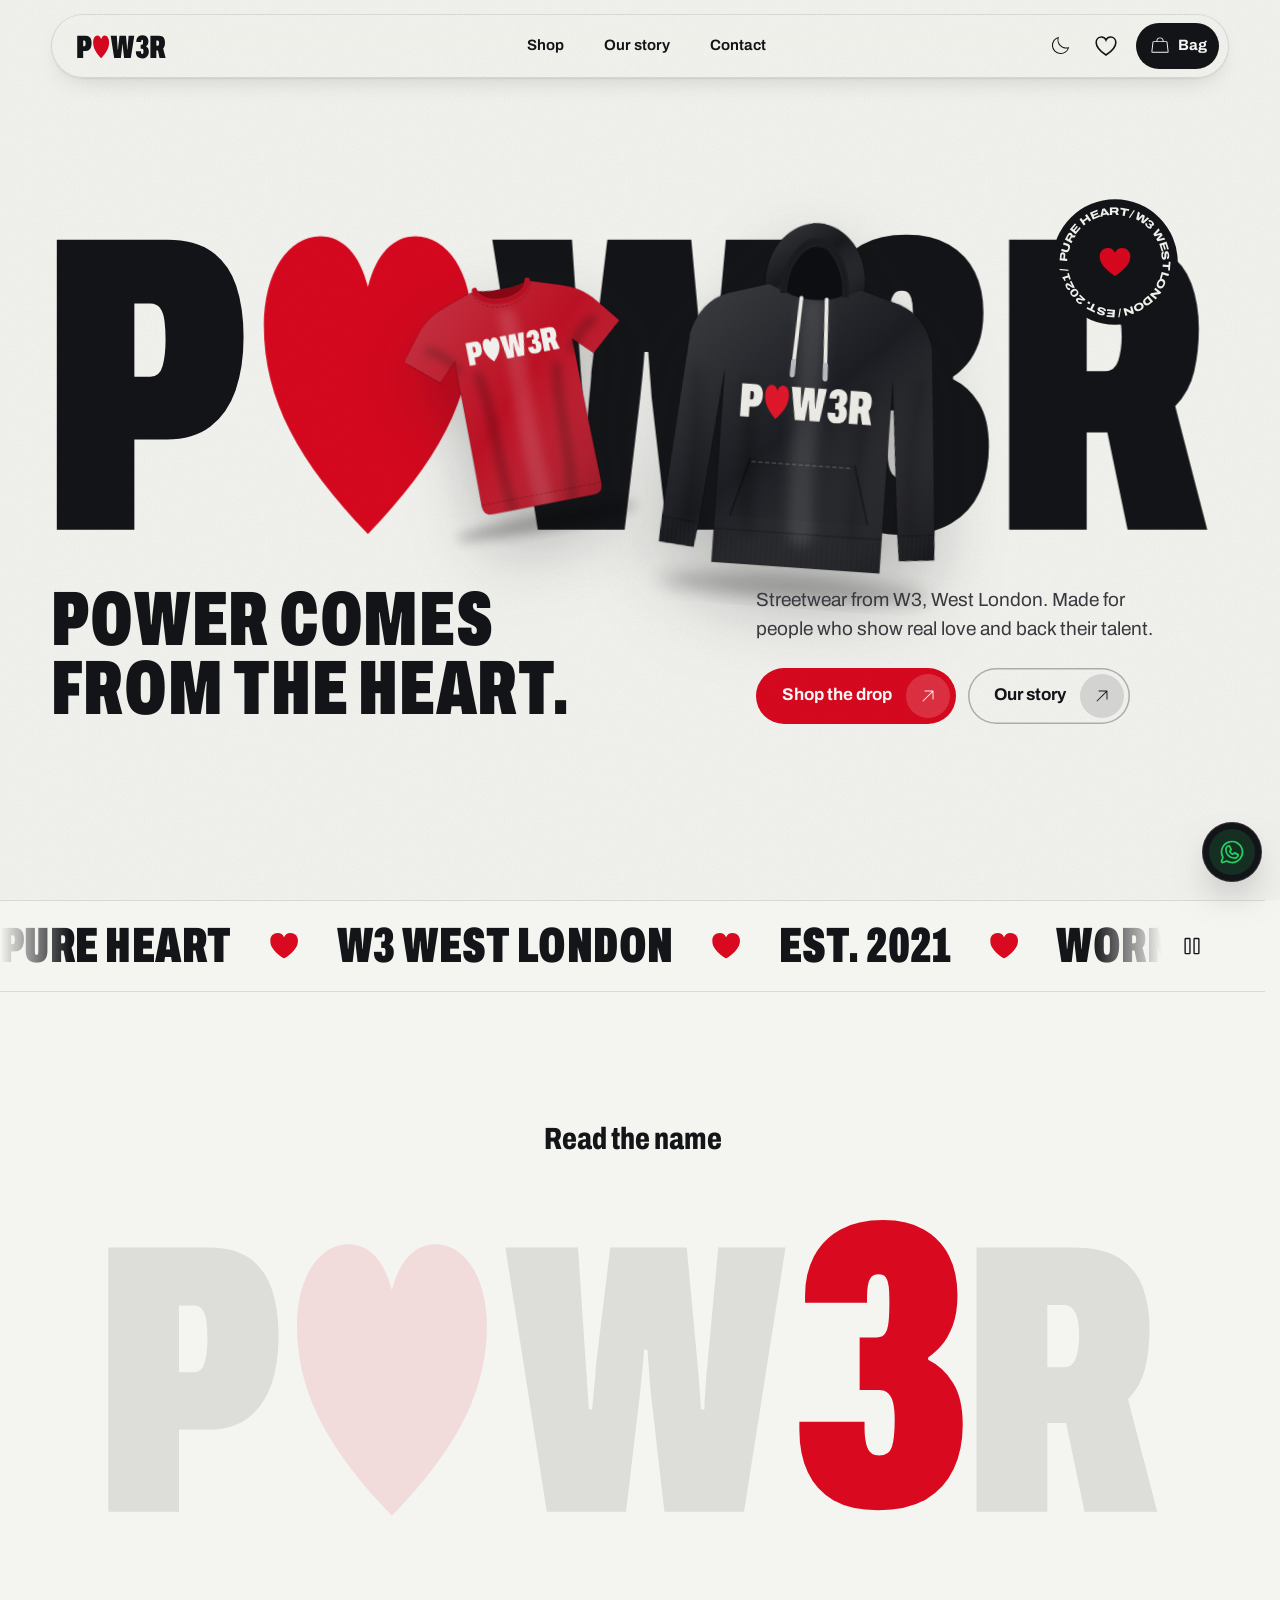
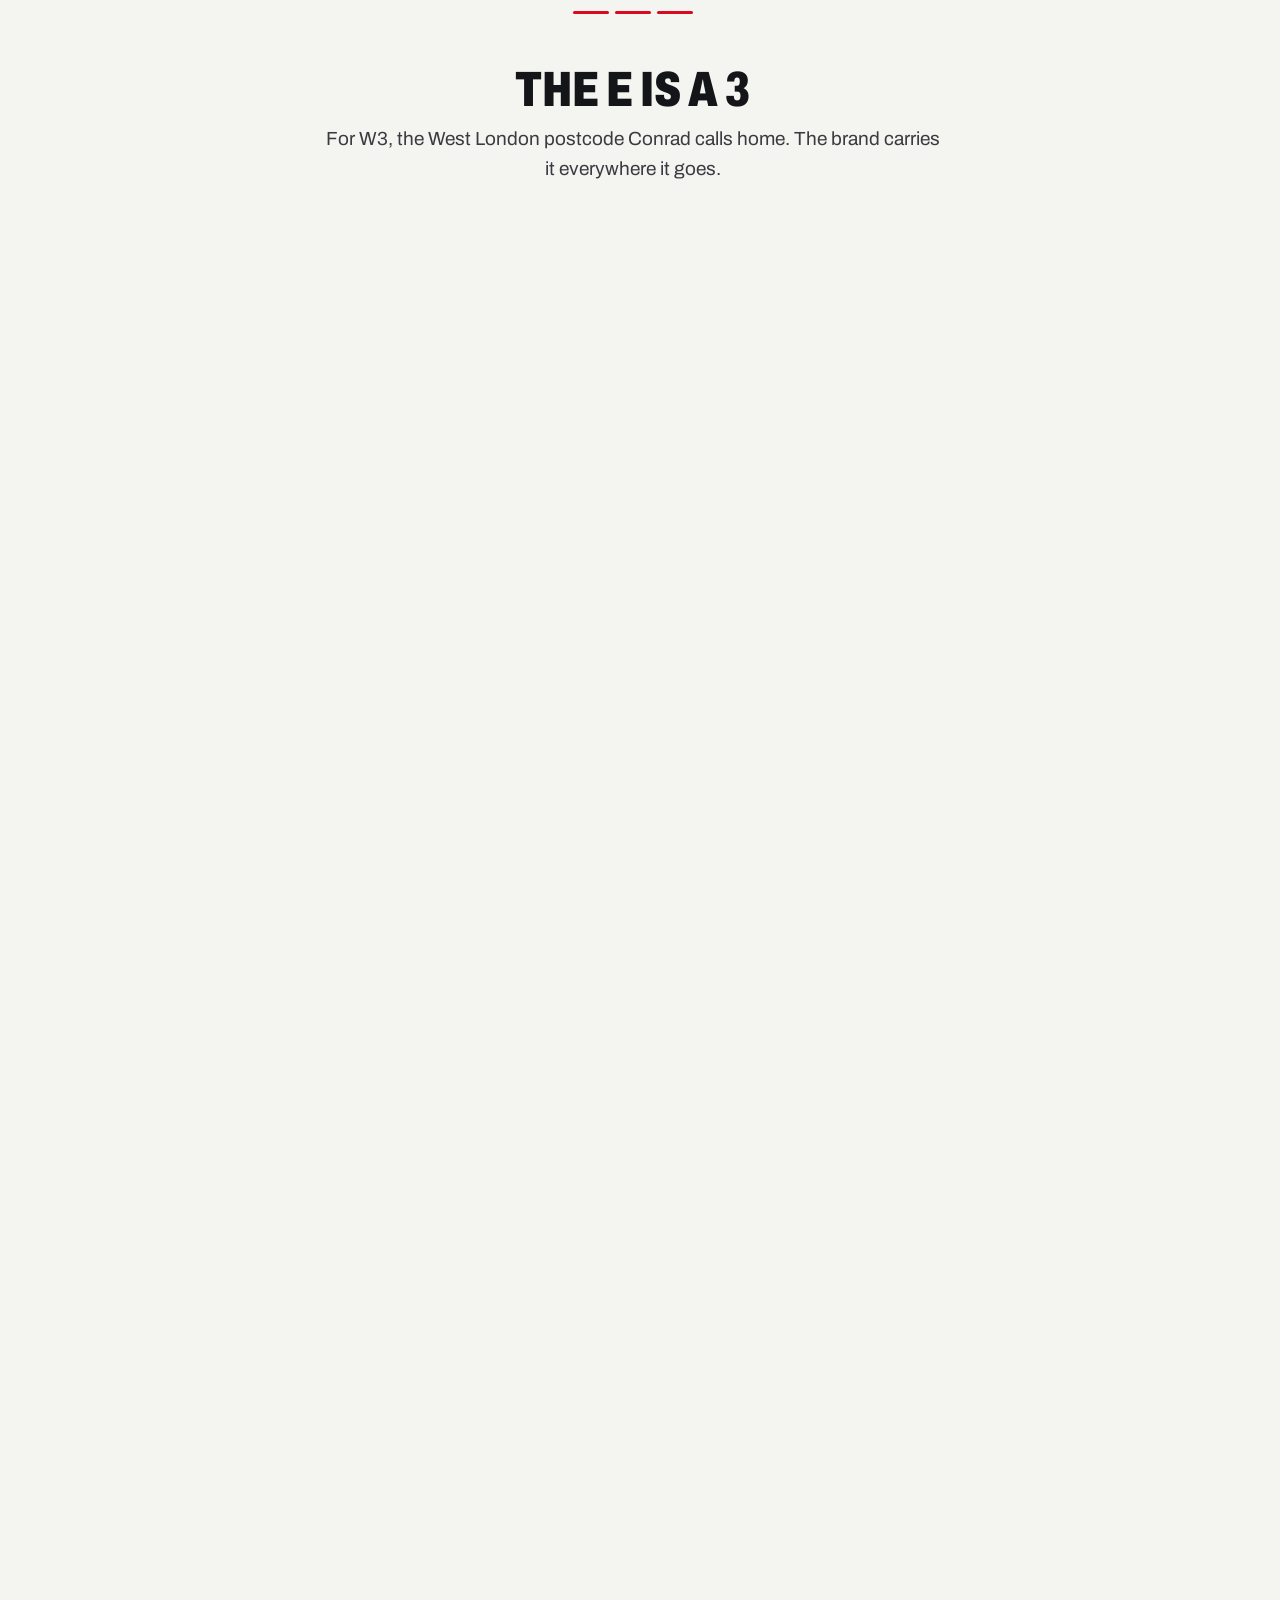
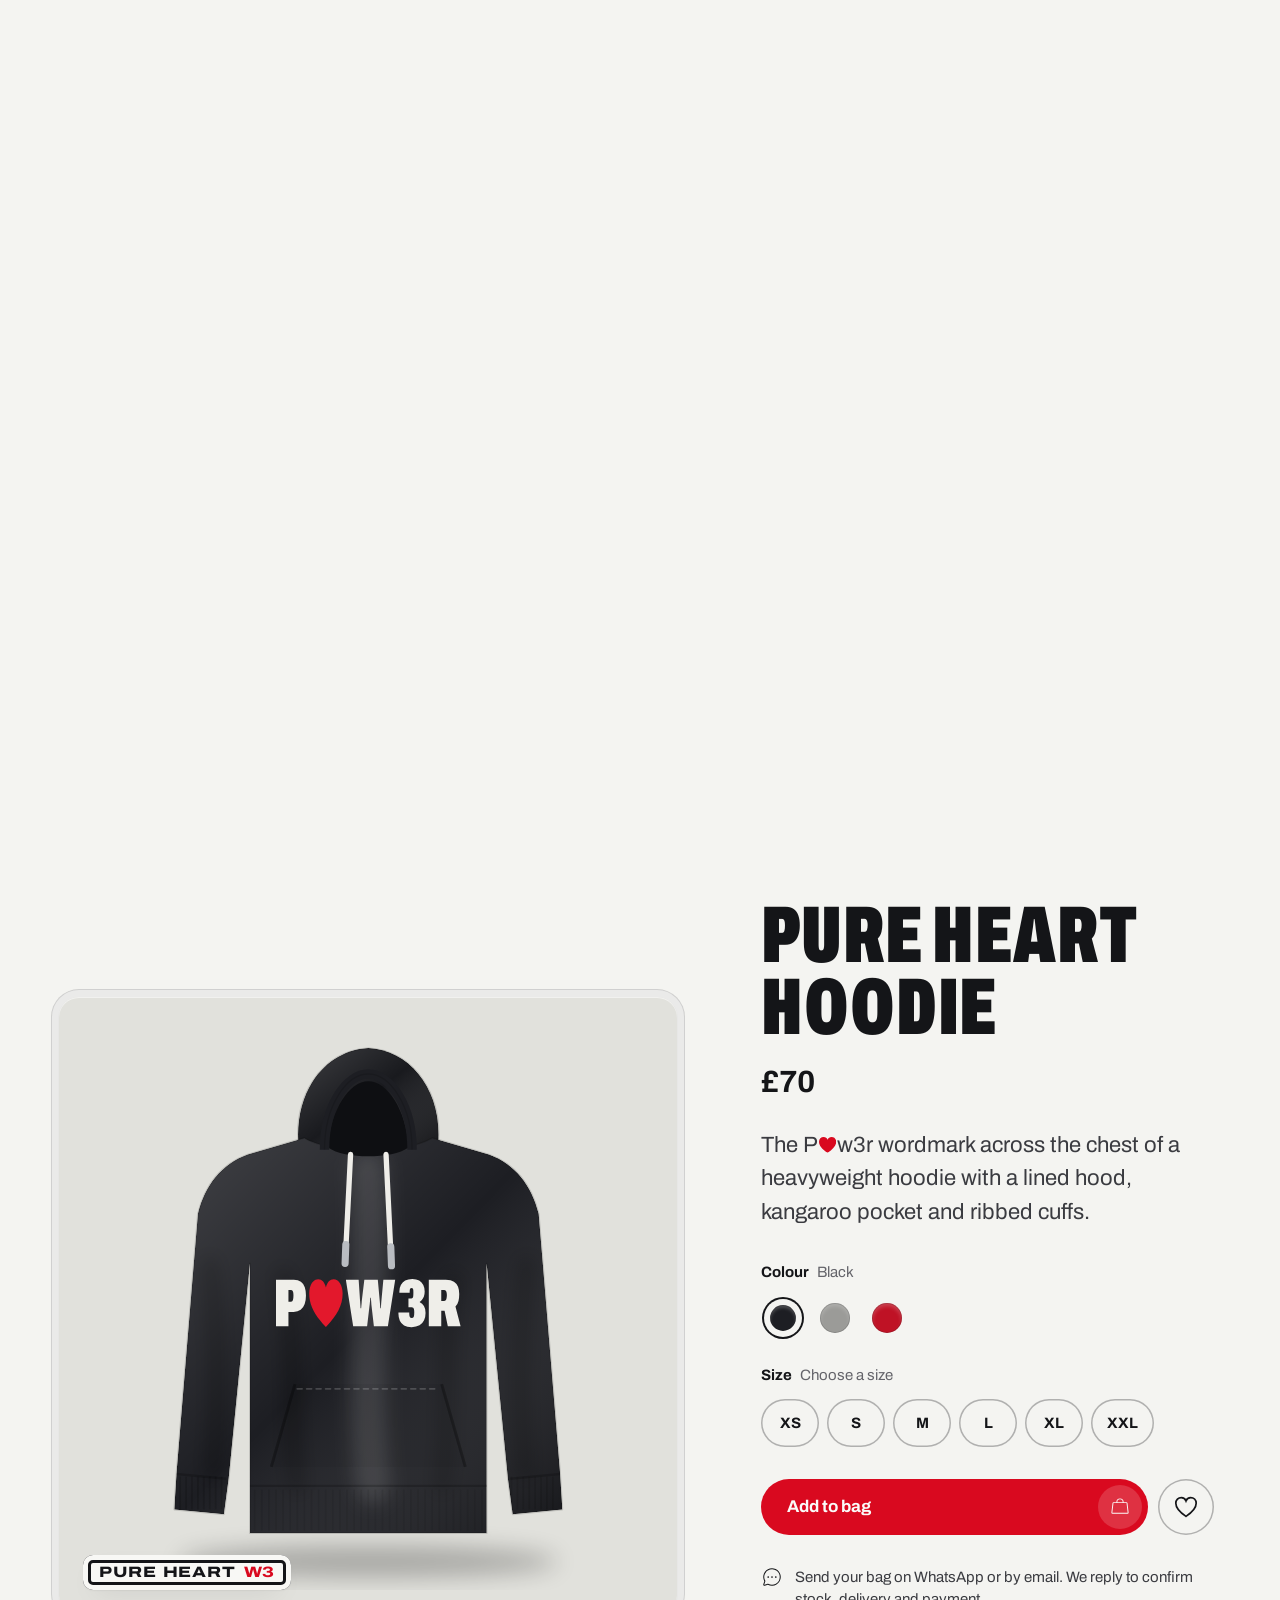
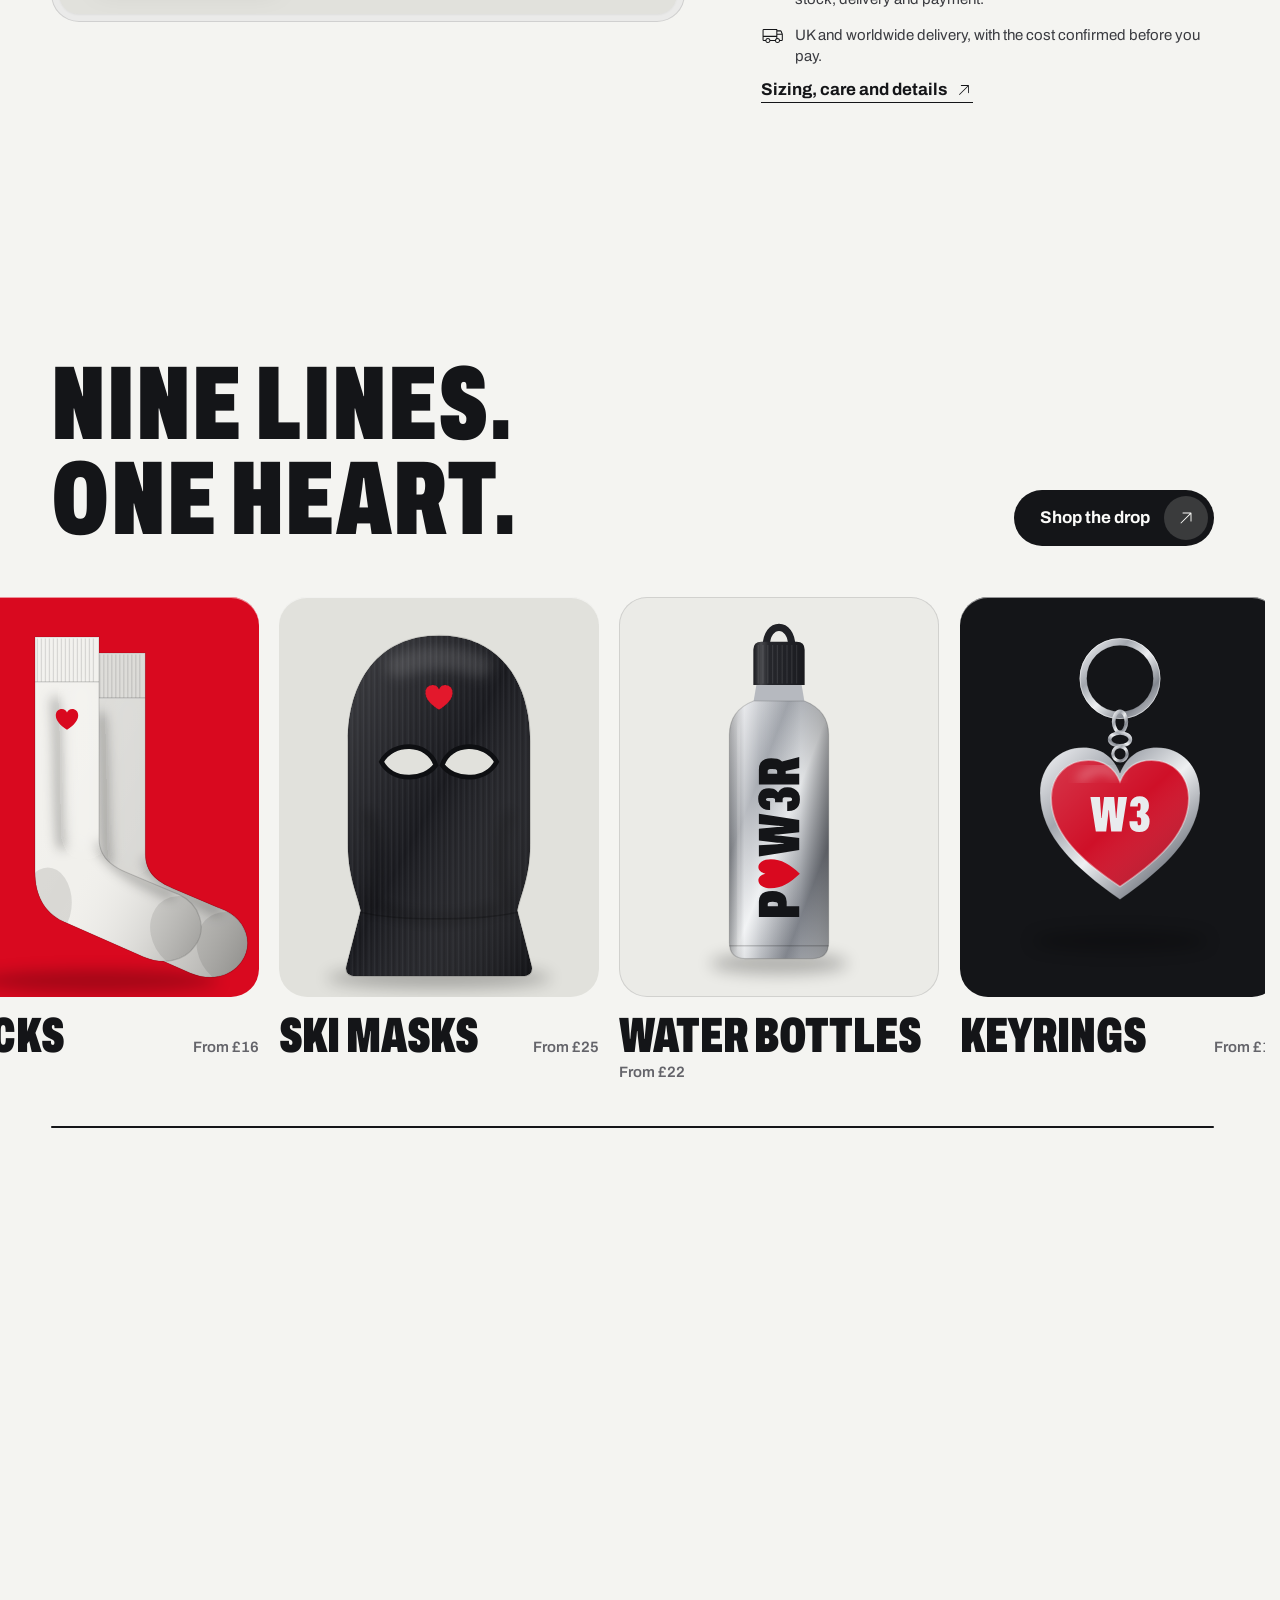
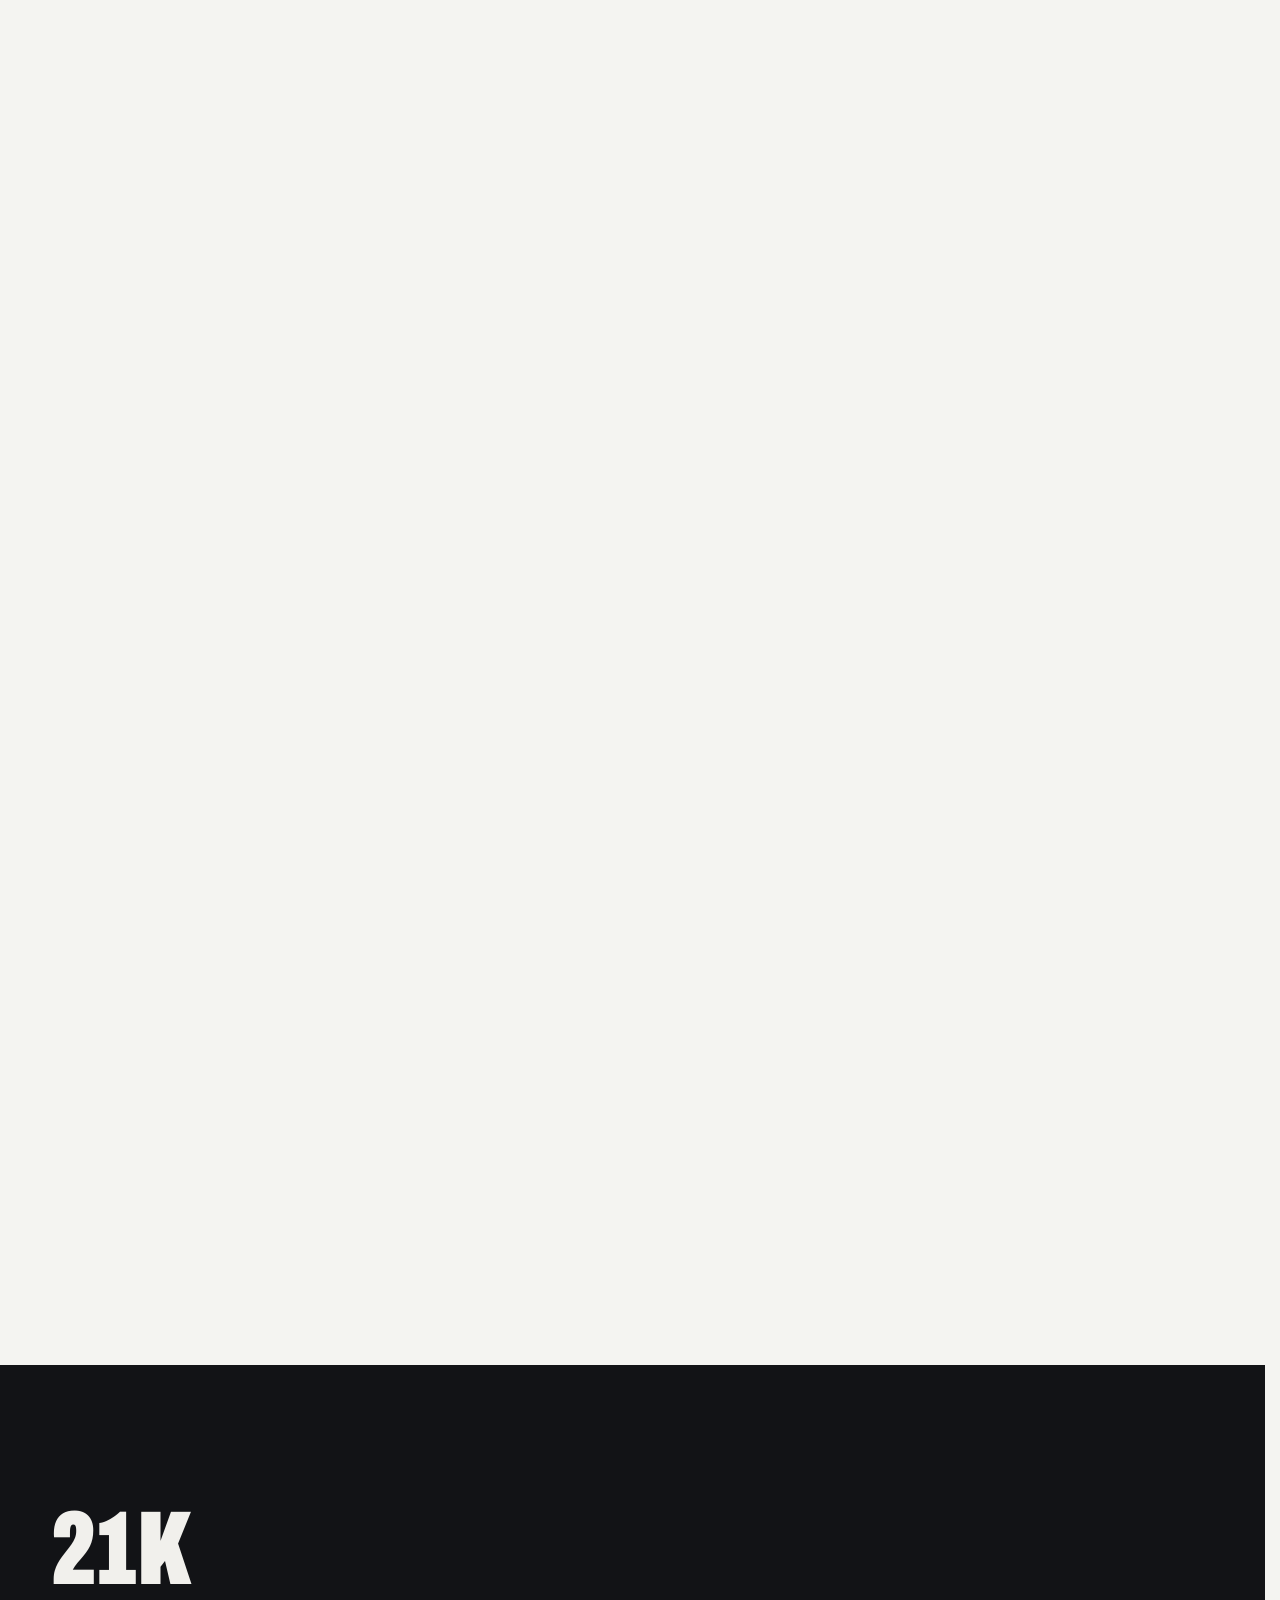
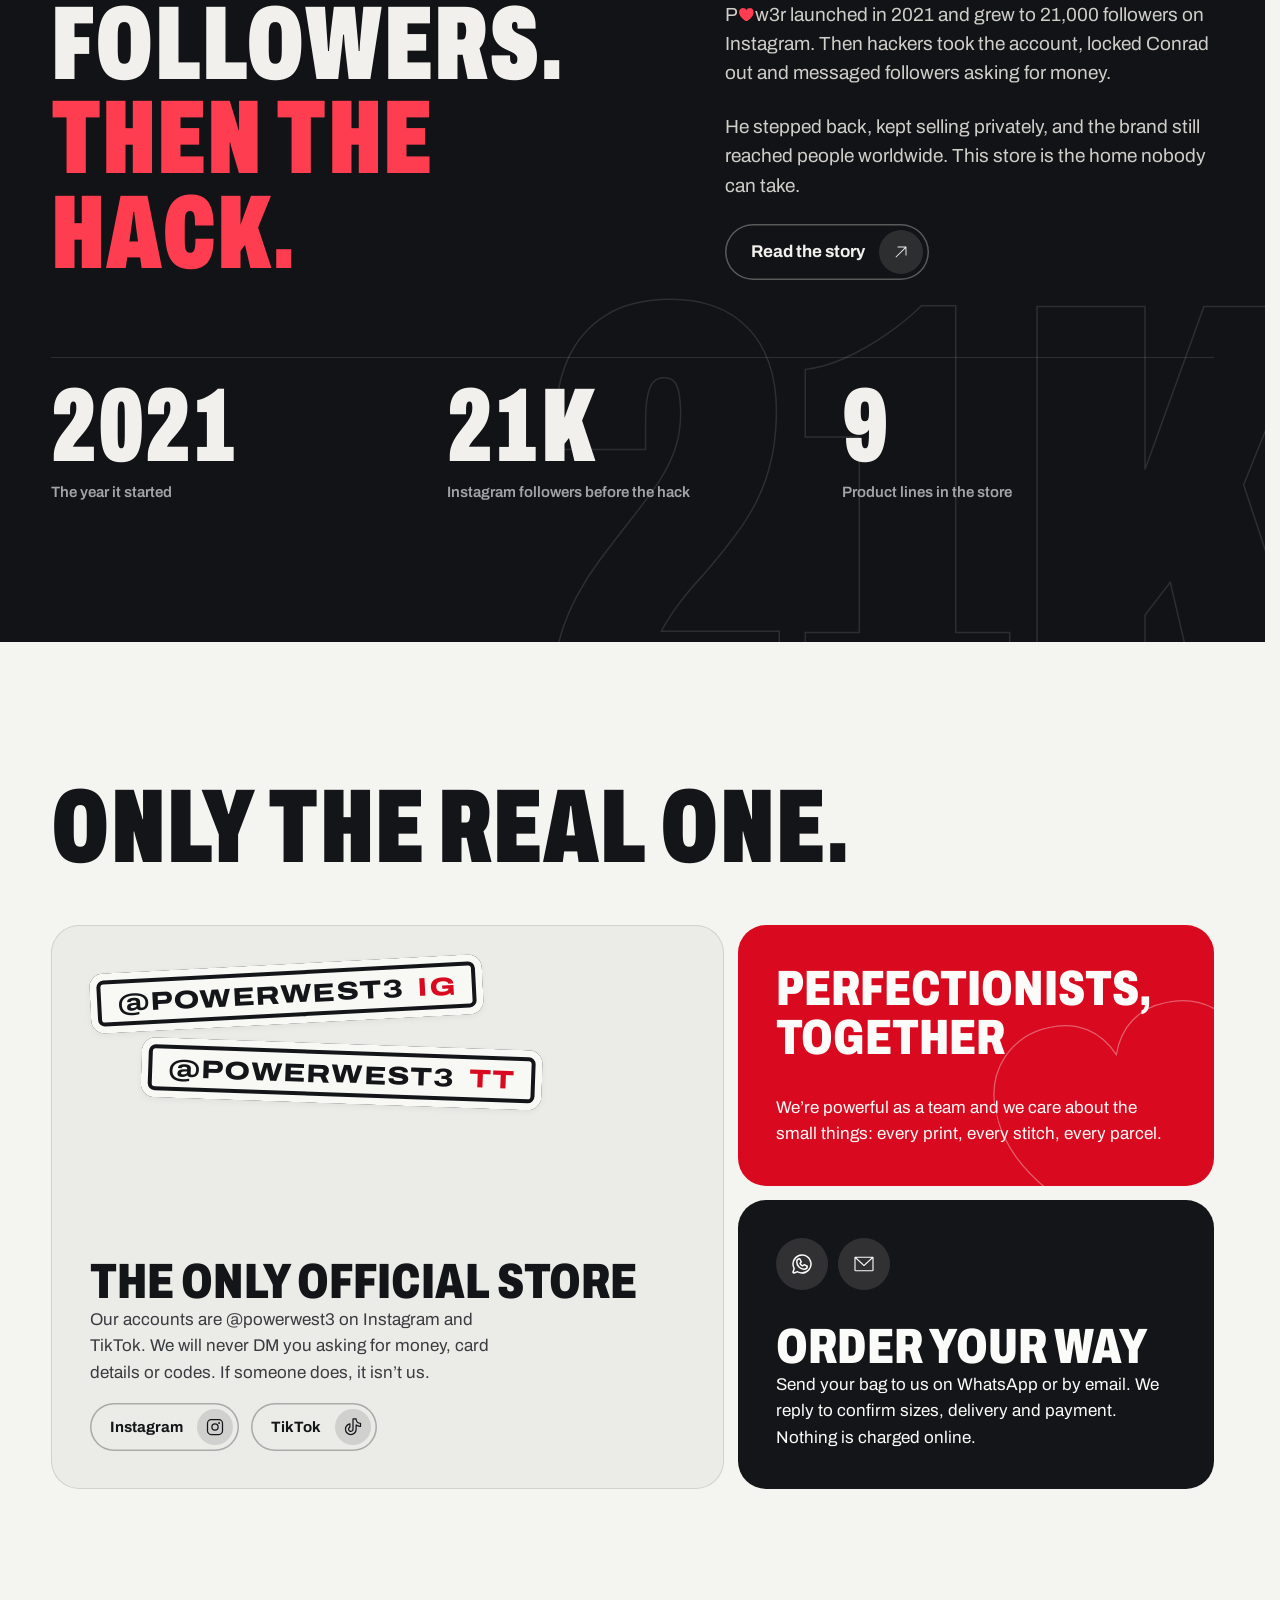
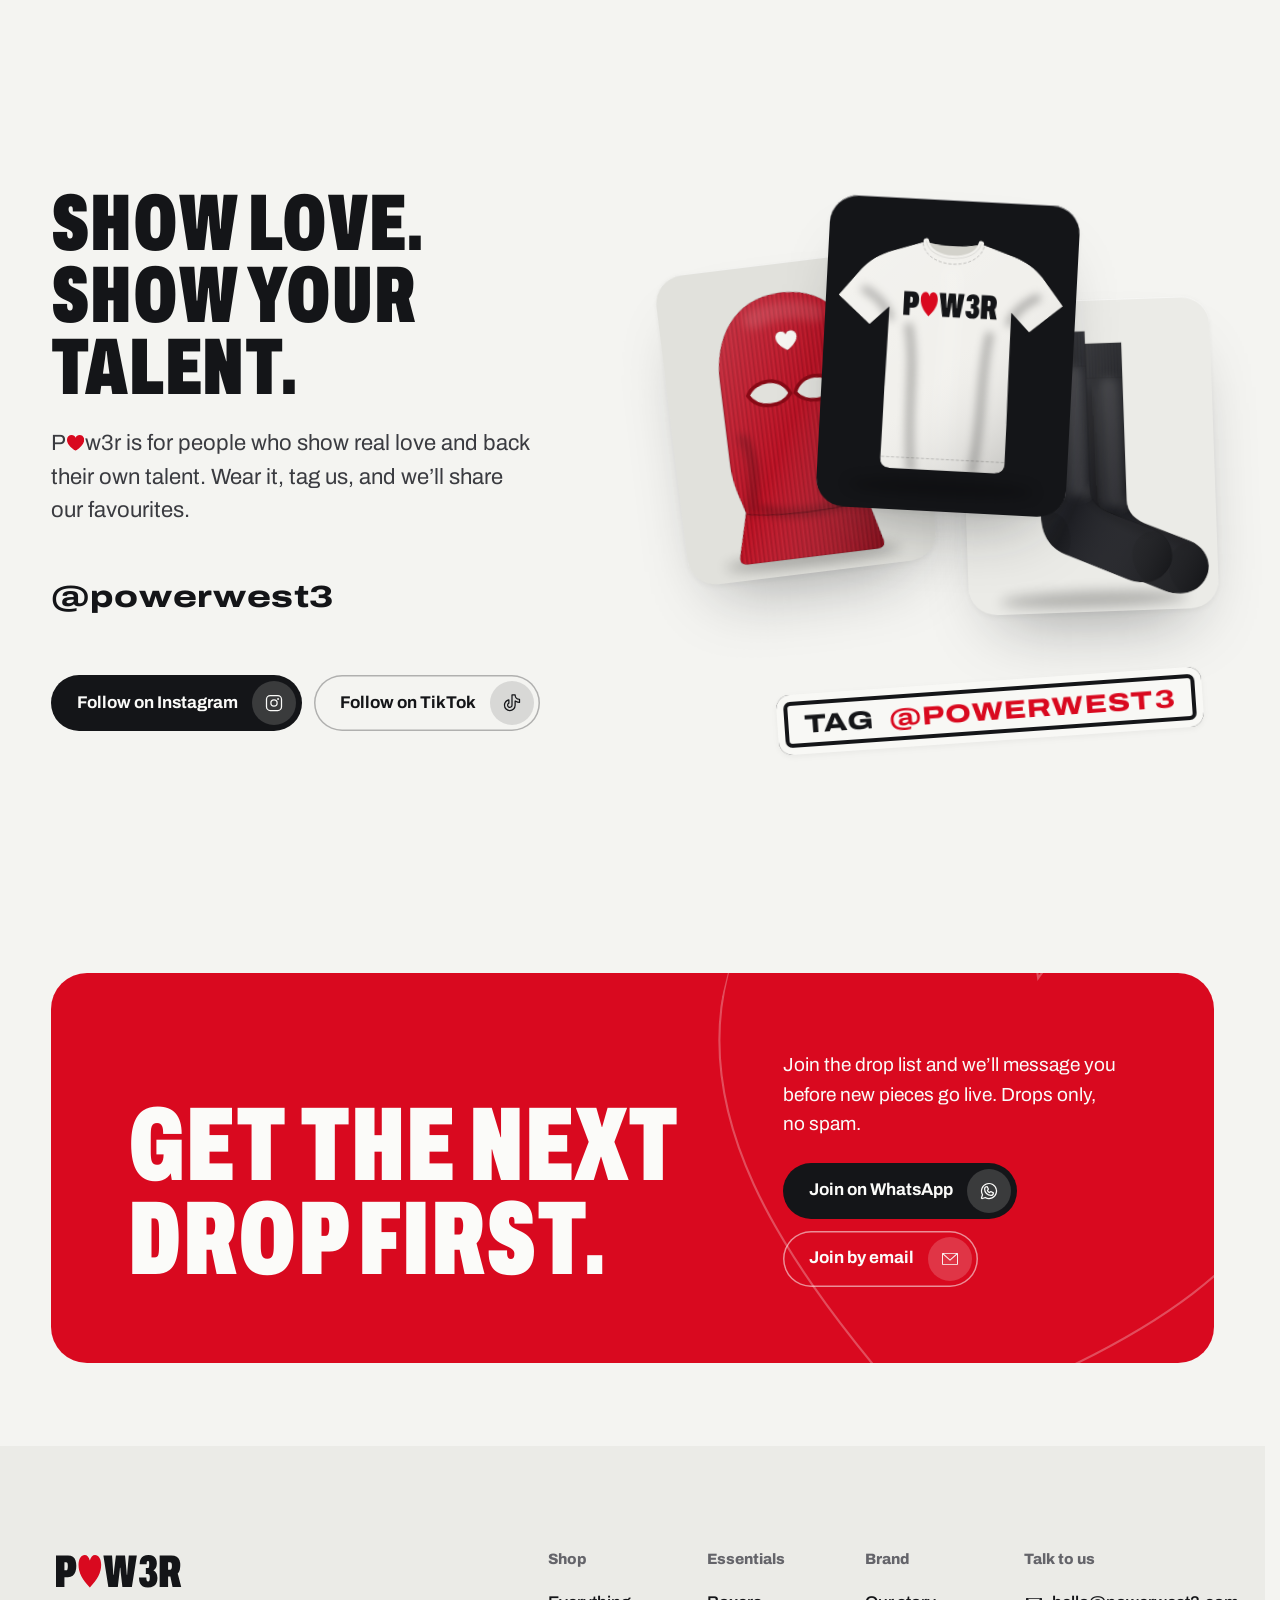
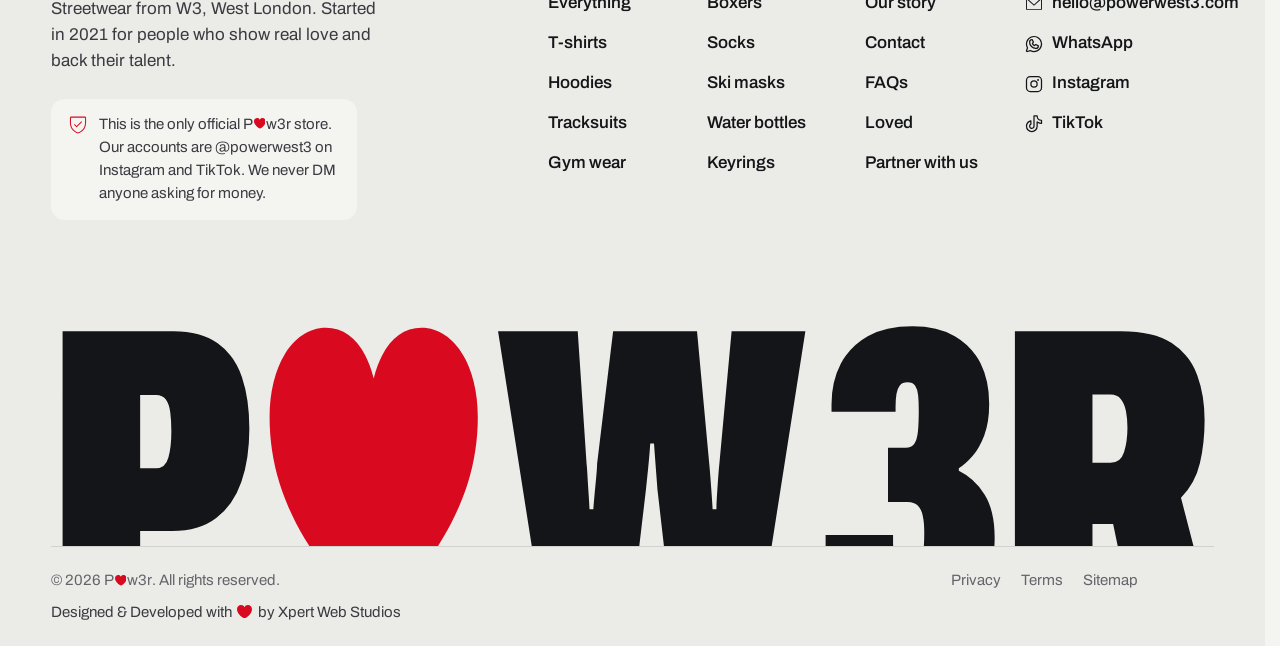
<file: index.html>
<!doctype html>
<html lang="en-GB">
<head>
<meta charset="utf-8">
<meta name="viewport" content="width=device-width, initial-scale=1, viewport-fit=cover">
<title>P❤w3r | Official Streetwear Store from W3, West London</title>
<meta name="description" content="Official P❤w3r store. Streetwear from W3, West London since 2021: tees, hoodies, tracksuits, gym wear and more. Order on WhatsApp or by email.">
<link rel="canonical" href="https://powerwest3.com/">
<meta name="theme-color" content="#F4F4F1" media="(prefers-color-scheme: light)">
<meta name="theme-color" content="#121316" media="(prefers-color-scheme: dark)">
<meta name="color-scheme" content="light dark">
<meta property="og:type" content="website">
<meta property="og:site_name" content="P❤w3r">
<meta property="og:locale" content="en_GB">
<meta property="og:title" content="P❤w3r: power comes from the heart">
<meta property="og:description" content="Official P❤w3r store. Streetwear from W3, West London since 2021: tees, hoodies, tracksuits, gym wear and more. Order on WhatsApp or by email.">
<meta property="og:url" content="https://powerwest3.com/">
<meta property="og:image" content="https://powerwest3.com/images/og-image.png">
<meta property="og:image:width" content="1200">
<meta property="og:image:height" content="630">
<meta property="og:image:alt" content="The P❤w3r wordmark with a red heart in place of the O, above the line Power comes from the heart.">
<meta name="twitter:card" content="summary_large_image">
<meta name="twitter:title" content="P❤w3r: power comes from the heart">
<meta name="twitter:description" content="Official P❤w3r store. Streetwear from W3, West London since 2021: tees, hoodies, tracksuits, gym wear and more. Order on WhatsApp or by email.">
<meta name="twitter:image" content="https://powerwest3.com/images/og-image.png">
<link rel="icon" href="favicon.ico" sizes="32x32">
<link rel="icon" href="favicon.svg" type="image/svg+xml">
<link rel="apple-touch-icon" href="apple-touch-icon.png">
<link rel="manifest" href="site.webmanifest">
<link rel="preconnect" href="https://fonts.googleapis.com">
<link rel="preconnect" href="https://fonts.gstatic.com" crossorigin>
<link rel="preconnect" href="https://code.jquery.com" crossorigin>
<link rel="stylesheet" href="https://fonts.googleapis.com/css2?family=Archivo:wdth,wght@62..125,100..900&amp;display=swap">
<link rel="stylesheet" href="css/style.css">
<script>(function(d,w){var e=d.documentElement;e.classList.add('js');try{var t=w.localStorage.getItem('pw-theme');if(t==='dark'||t==='light'){e.setAttribute('data-theme',t);}}catch(x){}w.setTimeout(function(){if(!w.PW||!w.PW.booted){e.classList.remove('js');}},4000);})(document,window);</script>
<script type="application/ld+json">
{
  "@context": "https://schema.org",
  "@graph": [
    {
      "@type": "OnlineStore",
      "@id": "https://powerwest3.com/#store",
      "name": "P❤w3r",
      "alternateName": [
        "Power",
        "Power West 3",
        "powerwest3"
      ],
      "url": "https://powerwest3.com/",
      "logo": "https://powerwest3.com/images/icon-512.png",
      "image": "https://powerwest3.com/images/og-image.png",
      "description": "P❤w3r (said “Power”) is a streetwear brand from W3, West London, started in 2021 by Conrad Richards Tavernier. It sells T-shirts, hoodies, tracksuits, gym wear, ski masks, boxers, socks, water bottles and keyrings.",
      "foundingDate": "2021",
      "founder": {
        "@type": "Person",
        "name": "Conrad Richards Tavernier"
      },
      "email": "hello@powerwest3.com",
      "telephone": "+447470877892",
      "address": {
        "@type": "PostalAddress",
        "addressLocality": "London",
        "postalCode": "W3",
        "addressCountry": "GB"
      },
      "areaServed": "Worldwide",
      "currenciesAccepted": "GBP",
      "sameAs": [
        "https://www.instagram.com/powerwest3/",
        "https://www.tiktok.com/@powerwest3"
      ]
    },
    {
      "@type": "WebSite",
      "@id": "https://powerwest3.com/#website",
      "url": "https://powerwest3.com/",
      "name": "P❤w3r",
      "inLanguage": "en-GB",
      "publisher": {
        "@id": "https://powerwest3.com/#store"
      }
    }
  ]
}
</script>
</head>
<body class="page-index">
<svg class="sprite" aria-hidden="true" focusable="false" xmlns="http://www.w3.org/2000/svg"><defs><symbol id="i-bag" viewBox="0 0 256 256"><path d="M237.9,198.36l-14.25-120a14.06,14.06,0,0,0-14-12.36H174V64a46,46,0,0,0-92,0v2H46.33a14.06,14.06,0,0,0-14,12.36l-14.25,120a14,14,0,0,0,14,15.64H223.92a14,14,0,0,0,14-15.64ZM94,64a34,34,0,0,1,68,0v2H94ZM225.5,201.3a2.07,2.07,0,0,1-1.58.7H32.08a2.07,2.07,0,0,1-1.58-.7,1.92,1.92,0,0,1-.49-1.53l14.26-120A2,2,0,0,1,46.33,78H209.67a2,2,0,0,1,2.06,1.77l14.26,120A1.92,1.92,0,0,1,225.5,201.3Z"/></symbol><symbol id="i-close" viewBox="0 0 256 256"><path d="M204.24,195.76a6,6,0,1,1-8.48,8.48L128,136.49,60.24,204.24a6,6,0,0,1-8.48-8.48L119.51,128,51.76,60.24a6,6,0,0,1,8.48-8.48L128,119.51l67.76-67.75a6,6,0,0,1,8.48,8.48L136.49,128Z"/></symbol><symbol id="i-arrow" viewBox="0 0 256 256"><path d="M198,64V168a6,6,0,0,1-12,0V78.48L68.24,196.24a6,6,0,0,1-8.48-8.48L177.52,70H88a6,6,0,0,1,0-12H192A6,6,0,0,1,198,64Z"/></symbol><symbol id="i-plus" viewBox="0 0 256 256"><path d="M222,128a6,6,0,0,1-6,6H134v82a6,6,0,0,1-12,0V134H40a6,6,0,0,1,0-12h82V40a6,6,0,0,1,12,0v82h82A6,6,0,0,1,222,128Z"/></symbol><symbol id="i-minus" viewBox="0 0 256 256"><path d="M222,128a6,6,0,0,1-6,6H40a6,6,0,0,1,0-12H216A6,6,0,0,1,222,128Z"/></symbol><symbol id="i-whatsapp" viewBox="0 0 256 256"><path d="M187.58,144.84l-32-16a8,8,0,0,0-8,.5l-14.69,9.8a40.55,40.55,0,0,1-16-16l9.8-14.69a8,8,0,0,0,.5-8l-16-32A8,8,0,0,0,104,64a40,40,0,0,0-40,40,88.1,88.1,0,0,0,88,88,40,40,0,0,0,40-40A8,8,0,0,0,187.58,144.84ZM152,176a72.08,72.08,0,0,1-72-72A24,24,0,0,1,99.29,80.46l11.48,23L101,118a8,8,0,0,0-.73,7.51,56.47,56.47,0,0,0,30.15,30.15A8,8,0,0,0,138,155l14.61-9.74,23,11.48A24,24,0,0,1,152,176ZM128,24A104,104,0,0,0,36.18,176.88L24.83,210.93a16,16,0,0,0,20.24,20.24l34.05-11.35A104,104,0,1,0,128,24Zm0,192a87.87,87.87,0,0,1-44.06-11.81,8,8,0,0,0-6.54-.67L40,216,52.47,178.6a8,8,0,0,0-.66-6.54A88,88,0,1,1,128,216Z"/></symbol><symbol id="i-instagram" viewBox="0 0 256 256"><path d="M128,80a48,48,0,1,0,48,48A48.05,48.05,0,0,0,128,80Zm0,80a32,32,0,1,1,32-32A32,32,0,0,1,128,160ZM176,24H80A56.06,56.06,0,0,0,24,80v96a56.06,56.06,0,0,0,56,56h96a56.06,56.06,0,0,0,56-56V80A56.06,56.06,0,0,0,176,24Zm40,152a40,40,0,0,1-40,40H80a40,40,0,0,1-40-40V80A40,40,0,0,1,80,40h96a40,40,0,0,1,40,40ZM192,76a12,12,0,1,1-12-12A12,12,0,0,1,192,76Z"/></symbol><symbol id="i-tiktok" viewBox="0 0 256 256"><path d="M224,72a48.05,48.05,0,0,1-48-48,8,8,0,0,0-8-8H128a8,8,0,0,0-8,8V156a20,20,0,1,1-28.57-18.08A8,8,0,0,0,96,130.69V88a8,8,0,0,0-9.4-7.88C50.91,86.48,24,119.1,24,156a76,76,0,0,0,152,0V116.29A103.25,103.25,0,0,0,224,128a8,8,0,0,0,8-8V80A8,8,0,0,0,224,72Zm-8,39.64a87.19,87.19,0,0,1-43.33-16.15A8,8,0,0,0,160,102v54a60,60,0,0,1-120,0c0-25.9,16.64-49.13,40-57.6v27.67A36,36,0,1,0,136,156V32h24.5A64.14,64.14,0,0,0,216,87.5Z"/></symbol><symbol id="i-mail" viewBox="0 0 256 256"><path d="M224,50H32a6,6,0,0,0-6,6V192a14,14,0,0,0,14,14H216a14,14,0,0,0,14-14V56A6,6,0,0,0,224,50ZM208.58,62,128,135.86,47.42,62ZM216,194H40a2,2,0,0,1-2-2V69.64l86,78.78a6,6,0,0,0,8.1,0L218,69.64V192A2,2,0,0,1,216,194Z"/></symbol><symbol id="i-phone" viewBox="0 0 256 256"><path d="M221.59,160.3l-47.24-21.17a14,14,0,0,0-13.28,1.22,4.81,4.81,0,0,0-.56.42l-24.69,21a1.88,1.88,0,0,1-1.68.06c-15.87-7.66-32.31-24-40-39.65a1.91,1.91,0,0,1,0-1.68l21.07-25a6.13,6.13,0,0,0,.42-.58,14,14,0,0,0,1.12-13.27L95.73,34.49a14,14,0,0,0-14.56-8.38A54.24,54.24,0,0,0,34,80c0,78.3,63.7,142,142,142a54.25,54.25,0,0,0,53.89-47.17A14,14,0,0,0,221.59,160.3ZM176,210C104.32,210,46,151.68,46,80A42.23,42.23,0,0,1,82.67,38h.23a2,2,0,0,1,1.84,1.31l21.1,47.11a2,2,0,0,1,0,1.67L84.73,113.15a4.73,4.73,0,0,0-.43.57,14,14,0,0,0-.91,13.73c8.87,18.16,27.17,36.32,45.53,45.19a14,14,0,0,0,13.77-1c.19-.13.38-.27.56-.42l24.68-21a1.92,1.92,0,0,1,1.6-.1l47.25,21.17a2,2,0,0,1,1.21,2A42.24,42.24,0,0,1,176,210Z"/></symbol><symbol id="i-moon" viewBox="0 0 256 256"><path d="M232.13,143.64a6,6,0,0,0-6-1.49A90.07,90.07,0,0,1,113.86,29.85a6,6,0,0,0-7.49-7.48A102.88,102.88,0,0,0,54.48,58.68,102,102,0,0,0,197.32,201.52a102.88,102.88,0,0,0,36.31-51.89A6,6,0,0,0,232.13,143.64Zm-42,48.29a90,90,0,0,1-126-126A90.9,90.9,0,0,1,99.65,37.66,102.06,102.06,0,0,0,218.34,156.35,90.9,90.9,0,0,1,190.1,191.93Z"/></symbol><symbol id="i-sun" viewBox="0 0 256 256"><path d="M122,40V16a6,6,0,0,1,12,0V40a6,6,0,0,1-12,0Zm68,88a62,62,0,1,1-62-62A62.07,62.07,0,0,1,190,128Zm-12,0a50,50,0,1,0-50,50A50.06,50.06,0,0,0,178,128ZM59.76,68.24a6,6,0,1,0,8.48-8.48l-16-16a6,6,0,0,0-8.48,8.48Zm0,119.52-16,16a6,6,0,1,0,8.48,8.48l16-16a6,6,0,1,0-8.48-8.48ZM192,70a6,6,0,0,0,4.24-1.76l16-16a6,6,0,0,0-8.48-8.48l-16,16A6,6,0,0,0,192,70Zm4.24,117.76a6,6,0,0,0-8.48,8.48l16,16a6,6,0,0,0,8.48-8.48ZM46,128a6,6,0,0,0-6-6H16a6,6,0,0,0,0,12H40A6,6,0,0,0,46,128Zm82,82a6,6,0,0,0-6,6v24a6,6,0,0,0,12,0V216A6,6,0,0,0,128,210Zm112-88H216a6,6,0,0,0,0,12h24a6,6,0,0,0,0-12Z"/></symbol><symbol id="i-check" viewBox="0 0 256 256"><path d="M232.49,80.49l-128,128a12,12,0,0,1-17,0l-56-56a12,12,0,1,1,17-17L96,183,215.51,63.51a12,12,0,0,1,17,17Z"/></symbol><symbol id="i-copy" viewBox="0 0 256 256"><path d="M216,34H88a6,6,0,0,0-6,6V82H40a6,6,0,0,0-6,6V216a6,6,0,0,0,6,6H168a6,6,0,0,0,6-6V174h42a6,6,0,0,0,6-6V40A6,6,0,0,0,216,34ZM162,210H46V94H162Zm48-48H174V88a6,6,0,0,0-6-6H94V46H210Z"/></symbol><symbol id="i-shield" viewBox="0 0 256 256"><path d="M208,42H48A14,14,0,0,0,34,56v56c0,51.94,25.12,83.4,46.2,100.64,22.73,18.6,45.27,24.89,46.22,25.15a6,6,0,0,0,3.16,0c.95-.26,23.49-6.55,46.22-25.15C196.88,195.4,222,163.94,222,112V56A14,14,0,0,0,208,42Zm2,70c0,37.76-13.94,68.39-41.44,91.06A131.17,131.17,0,0,1,128,225.72a130.94,130.94,0,0,1-40.56-22.66C59.94,180.39,46,149.76,46,112V56a2,2,0,0,1,2-2H208a2,2,0,0,1,2,2ZM172.24,99.76a6,6,0,0,1,0,8.48l-56,56a6,6,0,0,1-8.48,0l-24-24a6,6,0,0,1,8.48-8.48L112,151.51l51.76-51.75A6,6,0,0,1,172.24,99.76Z"/></symbol><symbol id="i-truck" viewBox="0 0 256 256"><path d="M253.57,117.78l-14-35a13.93,13.93,0,0,0-13-8.8H190V64a6,6,0,0,0-6-6H32A14,14,0,0,0,18,72V184a14,14,0,0,0,14,14H50.6a30,30,0,0,0,58.8,0h53.2a30,30,0,0,0,58.8,0H240a14,14,0,0,0,14-14V120A6,6,0,0,0,253.57,117.78ZM190,86h36.58a2,2,0,0,1,1.86,1.26L239.14,114H190ZM30,72a2,2,0,0,1,2-2H178v68H30ZM80,210a18,18,0,1,1,18-18A18,18,0,0,1,80,210Zm82.6-24H109.4a30,30,0,0,0-58.8,0H32a2,2,0,0,1-2-2V150H178v15.48A30.1,30.1,0,0,0,162.6,186ZM192,210a18,18,0,1,1,18-18A18,18,0,0,1,192,210Zm50-26a2,2,0,0,1-2,2H221.4A30.05,30.05,0,0,0,192,162c-.67,0-1.34,0-2,.07V126h52Z"/></symbol><symbol id="i-chat" viewBox="0 0 256 256"><path d="M138,128a10,10,0,1,1-10-10A10,10,0,0,1,138,128ZM84,118a10,10,0,1,0,10,10A10,10,0,0,0,84,118Zm88,0a10,10,0,1,0,10,10A10,10,0,0,0,172,118Zm58,10A102,102,0,0,1,79.31,217.65L44.44,229.27a14,14,0,0,1-17.71-17.71l11.62-34.87A102,102,0,1,1,230,128Zm-12,0A90,90,0,1,0,50.08,173.06a6,6,0,0,1,.5,4.91L38.12,215.35a2,2,0,0,0,2.53,2.53L78,205.42a6.2,6.2,0,0,1,1.9-.31,6.09,6.09,0,0,1,3,.81A90,90,0,0,0,218,128Z"/></symbol><symbol id="i-handshake" viewBox="0 0 256 256"><path d="M252.51,108.8,227,57.75a14,14,0,0,0-18.78-6.27L182.66,64.26,129.53,50.2a6.1,6.1,0,0,0-3.06,0L73.34,64.26,47.79,51.48A14,14,0,0,0,29,57.75L3.49,108.8a14,14,0,0,0,6.26,18.78L36.9,141.16l55.61,39.72a6,6,0,0,0,2,.94l64,16A6.08,6.08,0,0,0,160,198a6,6,0,0,0,4.24-1.76l55.31-55.31,26.7-13.35a14,14,0,0,0,6.26-18.78Zm-53,35.16-35.8-28.68a6,6,0,0,0-8,.45c-18.65,18.79-39.5,16.42-52.79,7.92a2,2,0,0,1-.94-1.5,1.9,1.9,0,0,1,.51-1.55L146.43,78h33.86l28.41,56.82ZM14.11,115.69a2,2,0,0,1,.11-1.52L39.74,63.11a2,2,0,0,1,1.8-1.1,2,2,0,0,1,.89.21l22.21,11.1L37.32,128l-22.21-11.1A2,2,0,0,1,14.11,115.69Zm144.05,69.67-59.6-14.9L47.66,134.1,76.84,75.75,128,62.21l14.8,3.92a5.92,5.92,0,0,0-3,1.57L94.1,112.05a14,14,0,0,0,2.39,21.72c20.22,12.92,44.75,10.49,63.8-5.89L191,152.5Zm83.73-69.67a2,2,0,0,1-1,1.16L218.68,128,191.36,73.32l22.21-11.1a2,2,0,0,1,1.53-.11,2,2,0,0,1,1.16,1l25.52,51.06A2,2,0,0,1,241.89,115.69Zm-112,101.76a6,6,0,0,1-7.27,4.37L80.89,211.39a5.88,5.88,0,0,1-2-.94L52.52,191.64a6,6,0,1,1,7-9.77L84.91,200l40.61,10.15A6,6,0,0,1,129.88,217.45Z"/></symbol><symbol id="i-package" viewBox="0 0 256 256"><path d="M222.72,67.91l-88-48.18a13.9,13.9,0,0,0-13.44,0l-88,48.18A14,14,0,0,0,26,80.18v95.64a14,14,0,0,0,7.28,12.27l88,48.18a13.92,13.92,0,0,0,13.44,0l88-48.18A14,14,0,0,0,230,175.82V80.18A14,14,0,0,0,222.72,67.91ZM127,30.25a2,2,0,0,1,1.92,0L212.51,76,178.57,94.57,94.05,48.31ZM122,223,39,177.57a2,2,0,0,1-1-1.75V86.66l84,46ZM43.49,76,81.56,55.15l84.51,46.26L128,122.24ZM218,175.82a2,2,0,0,1-1,1.75h0L134,223V132.64l36-19.71V152a6,6,0,0,0,12,0V106.37l36-19.71Z"/></symbol><symbol id="i-sparkle" viewBox="0 0 256 256"><path d="M196.89,130.94,144.4,111.6,125.06,59.11a13.92,13.92,0,0,0-26.12,0L79.6,111.6,27.11,130.94a13.92,13.92,0,0,0,0,26.12L79.6,176.4l19.34,52.49a13.92,13.92,0,0,0,26.12,0L144.4,176.4l52.49-19.34a13.92,13.92,0,0,0,0-26.12Zm-4.15,14.86-55.08,20.3a6,6,0,0,0-3.56,3.56l-20.3,55.08a1.92,1.92,0,0,1-3.6,0L89.9,169.66a6,6,0,0,0-3.56-3.56L31.26,145.8a1.92,1.92,0,0,1,0-3.6l55.08-20.3a6,6,0,0,0,3.56-3.56l20.3-55.08a1.92,1.92,0,0,1,3.6,0l20.3,55.08a6,6,0,0,0,3.56,3.56l55.08,20.3a1.92,1.92,0,0,1,0,3.6ZM146,40a6,6,0,0,1,6-6h18V16a6,6,0,0,1,12,0V34h18a6,6,0,0,1,0,12H182V64a6,6,0,0,1-12,0V46H152A6,6,0,0,1,146,40ZM246,88a6,6,0,0,1-6,6H230v10a6,6,0,0,1-12,0V94H208a6,6,0,0,1,0-12h10V72a6,6,0,0,1,12,0V82h10A6,6,0,0,1,246,88Z"/></symbol><symbol id="i-pause" viewBox="0 0 256 256"><path d="M200,32H160a16,16,0,0,0-16,16V208a16,16,0,0,0,16,16h40a16,16,0,0,0,16-16V48A16,16,0,0,0,200,32Zm0,176H160V48h40ZM96,32H56A16,16,0,0,0,40,48V208a16,16,0,0,0,16,16H96a16,16,0,0,0,16-16V48A16,16,0,0,0,96,32Zm0,176H56V48H96Z"/></symbol><symbol id="i-play" viewBox="0 0 256 256"><path d="M232.4,114.49,88.32,26.35a16,16,0,0,0-16.2-.3A15.86,15.86,0,0,0,64,39.87V216.13A15.94,15.94,0,0,0,80,232a16.07,16.07,0,0,0,8.36-2.35L232.4,141.51a15.81,15.81,0,0,0,0-27ZM80,215.94V40l143.83,88Z"/></symbol><symbol id="i-warning" viewBox="0 0 256 256"><path d="M128,24A104,104,0,1,0,232,128,104.11,104.11,0,0,0,128,24Zm0,192a88,88,0,1,1,88-88A88.1,88.1,0,0,1,128,216Zm-8-80V80a8,8,0,0,1,16,0v56a8,8,0,0,1-16,0Zm20,36a12,12,0,1,1-12-12A12,12,0,0,1,140,172Z"/></symbol><symbol id="i-heart" viewBox="0 0 100 92"><path d="M50 92C17 69.92 0 50.6 0 27.6C0 11.04 12 0 27 0C38 0 46 5.52 50 15.64C54 5.52 62 0 73 0C88 0 100 11.04 100 27.6C100 50.6 83 69.92 50 92Z"/></symbol><symbol id="wm" viewBox="-2 -4 402 108"><path fill="currentColor" d="M26.82 100L0 100L0-0.29L38.34-0.29Q47.81-0.29 53.64 3.86Q59.48 8.02 62.03 15.60Q64.58 23.18 64.58 33.38L64.58 33.38Q64.58 43.88 61.81 51.82Q59.04 59.77 53.13 64.29Q47.23 68.80 37.90 68.80L37.90 68.80L26.82 68.80L26.82 100ZM26.82 21.72L26.82 47.08L32.36 47.08Q35.57 47.08 36.59 43.37Q37.61 39.65 37.61 34.26L37.61 34.26Q37.61 30.61 37.24 27.77Q36.88 24.93 35.71 23.32Q34.55 21.72 32.36 21.72L32.36 21.72L26.82 21.72ZM196.35 100L166.32 100L150.58-0.29L178.13-0.29L181.19 45.48Q181.34 46.65 181.48 49.34Q181.63 52.04 181.85 55.25Q182.06 58.45 182.21 61.22L182.21 61.22L183.52 61.22Q183.67 59.18 183.89 56.85Q184.10 54.52 184.32 52.26Q184.54 50 184.69 48.18Q184.83 46.36 184.83 45.48L184.83 45.48L190.37-0.29L219.38-0.29L223.61 45.48Q223.76 46.94 223.97 49.71Q224.19 52.48 224.41 55.61Q224.63 58.75 224.78 61.22L224.78 61.22L226.09 61.22Q226.09 59.48 226.23 57.22Q226.38 54.96 226.52 52.77Q226.67 50.58 226.82 48.69Q226.96 46.79 227.11 45.48L227.11 45.48L231.34-0.29L256.85-0.29L241.10 100L210.93 100L205.68 54.23Q205.53 52.19 205.31 49.34Q205.10 46.50 204.88 43.59Q204.66 40.67 204.51 38.48L204.51 38.48L203.20 38.48Q203.06 40.96 202.76 44.10Q202.47 47.23 202.18 50Q201.89 52.77 201.74 54.23L201.74 54.23L196.35 100ZM292.13 101.75L292.13 101.75Q282.21 101.75 276.02 98.18Q269.82 94.61 266.83 88.12Q263.85 81.63 263.85 73.03L263.85 73.03L263.85 70.12L287.17 70.12L287.17 72.45Q287.17 76.68 288.19 79.45Q289.21 82.22 292.42 82.22L292.42 82.22Q295.92 82.22 296.94 79.15Q297.96 76.09 297.96 69.39L297.96 69.39Q297.96 65.89 297.45 63.56Q296.94 61.22 295.70 59.99Q294.46 58.75 292.27 58.75L292.27 58.75L285.42 58.75L285.42 39.94L291.54 39.94Q293.58 39.94 294.53 38.56Q295.48 37.17 295.77 34.33Q296.06 31.49 296.06 26.97L296.06 26.97Q296.06 23.91 295.84 21.79Q295.62 19.68 294.82 18.51Q294.02 17.35 292.13 17.35L292.13 17.35Q290.38 17.35 289.50 18.44Q288.63 19.53 288.34 21.43Q288.04 23.32 288.04 25.80L288.04 25.80L288.04 27.55L265.89 27.55L265.89 24.93Q265.89 17.06 269.09 10.93Q272.30 4.81 278.42 1.38Q284.55-2.04 293.87-2.04L293.87-2.04Q302.62-2.04 308.52 1.38Q314.43 4.81 317.42 10.79Q320.41 16.76 320.41 24.78L320.41 24.78Q320.41 31.20 318.73 35.64Q317.05 40.09 314.65 42.86Q312.24 45.63 309.91 47.08L309.91 47.08L309.91 47.96Q315.30 50.58 318.80 56.12Q322.30 61.66 322.30 71.14L322.30 71.14Q322.30 80.03 319.09 86.95Q315.89 93.88 309.25 97.81Q302.62 101.75 292.13 101.75ZM356.12 100L329.30 100L329.30-0.29L366.03-0.29Q377.26-0.29 383.53 3.79Q389.80 7.87 392.35 14.87Q394.90 21.87 394.90 30.47L394.90 30.47Q394.90 38.34 393.29 45.26Q391.69 52.19 386.73 57.29L386.73 57.29L397.81 100L370.26 100L363.27 66.33L356.12 66.33L356.12 100ZM356.12 21.57L356.12 45.19L362.39 45.19Q365.89 45.19 367.06 41.47Q368.22 37.76 368.22 33.09L368.22 33.09Q368.22 29.88 367.71 27.33Q367.20 24.78 365.96 23.18Q364.72 21.57 362.39 21.57L362.39 21.57L356.12 21.57Z"/><path style="fill:var(--c-accent)" d="M107.58 101.5C83.82 76.78 71.58 55.15 71.58 29.4C71.58 10.86 80.22 -1.5 91.02 -1.5C98.94 -1.5 104.7 4.68 107.58 16.01C110.46 4.68 116.22 -1.5 124.14 -1.5C134.94 -1.5 143.58 10.86 143.58 29.4C143.58 55.15 131.34 76.78 107.58 101.5Z"/></symbol></defs></svg>
<a class="skip" href="#main" data-inertable>Skip to content</a>
<header class="site-header" data-inertable>
  <div class="island">
    <a class="logo" href="index.html" aria-label="P❤w3r home" translate="no"><svg viewBox="-2 -4 402 108" aria-hidden="true" focusable="false"><use href="#wm"/></svg></a>
    <nav class="nav" aria-label="Main">
      <ul class="nav__list">
        <li><a class="nav__link" href="shop.html">Shop</a></li>
        <li><a class="nav__link" href="story.html">Our story</a></li>
        <li><a class="nav__link" href="contact.html">Contact</a></li>
      </ul>
    </nav>
    <div class="actions">
      <button class="icon-btn theme-toggle" type="button" data-theme-toggle aria-label="Switch to dark mode"><svg class="icon" aria-hidden="true" focusable="false"><use href="#i-moon"/></svg></button>
      <a class="icon-btn" href="shop.html?view=loved" data-loved-link aria-label="Loved, 0 items"><svg class="icon" viewBox="-6 -6 112 104" aria-hidden="true" focusable="false"><path d="M50 92C17 69.92 0 50.6 0 27.6C0 11.04 12 0 27 0C38 0 46 5.52 50 15.64C54 5.52 62 0 73 0C88 0 100 11.04 100 27.6C100 50.6 83 69.92 50 92Z" fill="none" stroke="currentColor" stroke-width="1.6" vector-effect="non-scaling-stroke"/></svg><span class="count is-empty" data-loved-count aria-hidden="true">0</span></a>
      <button class="bag-btn" type="button" data-bag-open data-bag-btn aria-haspopup="dialog" aria-controls="bag" aria-expanded="false" aria-label="Bag, 0 items"><svg class="icon" aria-hidden="true" focusable="false"><use href="#i-bag"/></svg><span class="bag-btn__label" aria-hidden="true">Bag</span><span class="count is-empty" data-bag-count aria-hidden="true">0</span></button>
      <button class="menu-btn" type="button" data-menu-toggle aria-expanded="false" aria-controls="menu"><span class="sr-only">Open menu</span><span class="menu-btn__bars" aria-hidden="true"><i></i><i></i></span></button>
    </div>
    <span class="island__progress" aria-hidden="true"></span>
  </div>
</header>
<div class="menu" id="menu" inert>
  <nav aria-label="Menu">
    <ul class="menu__list">
      <li><a href="index.html" style="--i:0" aria-current="page">Home</a></li>
      <li><a href="shop.html" style="--i:1">Shop</a></li>
      <li><a href="story.html" style="--i:2">Our story</a></li>
      <li><a href="contact.html" style="--i:3">Contact</a></li>
    </ul>
  </nav>
  <div class="menu__foot">
    <span class="plate" aria-hidden="true">West London <span class="plate__pc">W3</span></span>
    <div class="menu__social">
      <a class="chip" href="https://www.instagram.com/powerwest3/" target="_blank" rel="noopener"><svg class="icon" aria-hidden="true" focusable="false"><use href="#i-instagram"/></svg>Instagram</a>
      <a class="chip" href="https://www.tiktok.com/@powerwest3" target="_blank" rel="noopener"><svg class="icon" aria-hidden="true" focusable="false"><use href="#i-tiktok"/></svg>TikTok</a>
      <a class="chip" href="mailto:hello@powerwest3.com"><svg class="icon" aria-hidden="true" focusable="false"><use href="#i-mail"/></svg>Email</a>
      <button class="chip" type="button" data-theme-toggle aria-label="Switch to dark mode"><svg class="icon" aria-hidden="true" focusable="false"><use href="#i-moon"/></svg><span data-theme-label>Dark mode</span></button>
    </div>
  </div>
</div>
<main id="main">
  <section class="hero" aria-labelledby="hero-title">
    <div class="hero__stage">
      <div class="hero__mark" aria-hidden="true">
        <div class="hero__mark-clip">
          <svg viewBox="-2 -4 402 108" focusable="false">
            <path class="wm-l" style="--i:0" d="M26.82 100L0 100L0-0.29L38.34-0.29Q47.81-0.29 53.64 3.86Q59.48 8.02 62.03 15.60Q64.58 23.18 64.58 33.38L64.58 33.38Q64.58 43.88 61.81 51.82Q59.04 59.77 53.13 64.29Q47.23 68.80 37.90 68.80L37.90 68.80L26.82 68.80L26.82 100ZM26.82 21.72L26.82 47.08L32.36 47.08Q35.57 47.08 36.59 43.37Q37.61 39.65 37.61 34.26L37.61 34.26Q37.61 30.61 37.24 27.77Q36.88 24.93 35.71 23.32Q34.55 21.72 32.36 21.72L32.36 21.72L26.82 21.72Z"/>
            <path class="wm-heart" d="M107.58 101.5C83.82 76.78 71.58 55.15 71.58 29.4C71.58 10.86 80.22 -1.5 91.02 -1.5C98.94 -1.5 104.7 4.68 107.58 16.01C110.46 4.68 116.22 -1.5 124.14 -1.5C134.94 -1.5 143.58 10.86 143.58 29.4C143.58 55.15 131.34 76.78 107.58 101.5Z"/>
            <path class="wm-l" style="--i:2" d="M196.35 100L166.32 100L150.58-0.29L178.13-0.29L181.19 45.48Q181.34 46.65 181.48 49.34Q181.63 52.04 181.85 55.25Q182.06 58.45 182.21 61.22L182.21 61.22L183.52 61.22Q183.67 59.18 183.89 56.85Q184.10 54.52 184.32 52.26Q184.54 50 184.69 48.18Q184.83 46.36 184.83 45.48L184.83 45.48L190.37-0.29L219.38-0.29L223.61 45.48Q223.76 46.94 223.97 49.71Q224.19 52.48 224.41 55.61Q224.63 58.75 224.78 61.22L224.78 61.22L226.09 61.22Q226.09 59.48 226.23 57.22Q226.38 54.96 226.52 52.77Q226.67 50.58 226.82 48.69Q226.96 46.79 227.11 45.48L227.11 45.48L231.34-0.29L256.85-0.29L241.10 100L210.93 100L205.68 54.23Q205.53 52.19 205.31 49.34Q205.10 46.50 204.88 43.59Q204.66 40.67 204.51 38.48L204.51 38.48L203.20 38.48Q203.06 40.96 202.76 44.10Q202.47 47.23 202.18 50Q201.89 52.77 201.74 54.23L201.74 54.23L196.35 100Z"/>
            <path class="wm-l" style="--i:3" d="M292.13 101.75L292.13 101.75Q282.21 101.75 276.02 98.18Q269.82 94.61 266.83 88.12Q263.85 81.63 263.85 73.03L263.85 73.03L263.85 70.12L287.17 70.12L287.17 72.45Q287.17 76.68 288.19 79.45Q289.21 82.22 292.42 82.22L292.42 82.22Q295.92 82.22 296.94 79.15Q297.96 76.09 297.96 69.39L297.96 69.39Q297.96 65.89 297.45 63.56Q296.94 61.22 295.70 59.99Q294.46 58.75 292.27 58.75L292.27 58.75L285.42 58.75L285.42 39.94L291.54 39.94Q293.58 39.94 294.53 38.56Q295.48 37.17 295.77 34.33Q296.06 31.49 296.06 26.97L296.06 26.97Q296.06 23.91 295.84 21.79Q295.62 19.68 294.82 18.51Q294.02 17.35 292.13 17.35L292.13 17.35Q290.38 17.35 289.50 18.44Q288.63 19.53 288.34 21.43Q288.04 23.32 288.04 25.80L288.04 25.80L288.04 27.55L265.89 27.55L265.89 24.93Q265.89 17.06 269.09 10.93Q272.30 4.81 278.42 1.38Q284.55-2.04 293.87-2.04L293.87-2.04Q302.62-2.04 308.52 1.38Q314.43 4.81 317.42 10.79Q320.41 16.76 320.41 24.78L320.41 24.78Q320.41 31.20 318.73 35.64Q317.05 40.09 314.65 42.86Q312.24 45.63 309.91 47.08L309.91 47.08L309.91 47.96Q315.30 50.58 318.80 56.12Q322.30 61.66 322.30 71.14L322.30 71.14Q322.30 80.03 319.09 86.95Q315.89 93.88 309.25 97.81Q302.62 101.75 292.13 101.75Z"/>
            <path class="wm-l" style="--i:4" d="M356.12 100L329.30 100L329.30-0.29L366.03-0.29Q377.26-0.29 383.53 3.79Q389.80 7.87 392.35 14.87Q394.90 21.87 394.90 30.47L394.90 30.47Q394.90 38.34 393.29 45.26Q391.69 52.19 386.73 57.29L386.73 57.29L397.81 100L370.26 100L363.27 66.33L356.12 66.33L356.12 100ZM356.12 21.57L356.12 45.19L362.39 45.19Q365.89 45.19 367.06 41.47Q368.22 37.76 368.22 33.09L368.22 33.09Q368.22 29.88 367.71 27.33Q367.20 24.78 365.96 23.18Q364.72 21.57 362.39 21.57L362.39 21.57L356.12 21.57Z"/>
          </svg>
        </div>
      </div>
      <div class="hero__piece hero__piece--back" aria-hidden="true"><div class="art" data-art="heart-tee" data-colour="red"></div></div>
      <div class="hero__piece hero__piece--main"><div class="art" data-art="heart-hoodie" data-colour="black" role="img" aria-label="Pure Heart Hoodie in Black"></div></div>
      <div class="hero__sticker" data-spin=".09" aria-hidden="true">
        <svg viewBox="0 0 100 100" focusable="false">
          <defs><path id="sticker-ring" d="M50 50m-37 0a37 37 0 1 1 74 0a37 37 0 1 1-74 0"/></defs>
          <circle class="sticker-disc" cx="50" cy="50" r="49"/>
          <text><textPath href="#sticker-ring" textLength="228" lengthAdjust="spacing">PURE HEART / W3 WEST LONDON / EST. 2021 /</textPath></text>
          <path class="sticker-heart" d="M50 61C42.08 55.72 38 51.1 38 45.6C38 41.64 40.88 39 44.48 39C47.12 39 49.04 40.32 50 42.74C50.96 40.32 52.88 39 55.52 39C59.12 39 62 41.64 62 45.6C62 51.1 57.92 55.72 50 61Z"/>
        </svg>
      </div>
    </div>
    <div class="hero__base">
      <h1 class="hero__title display" id="hero-title" style="--i:0" data-lines><span class="line"><span>Power comes</span></span><span class="line"><span>from the heart.</span></span></h1>
      <div class="hero__side" style="--i:1">
        <p class="hero__sub">Streetwear from W3, West London. Made for people who show real love and back their talent.</p>
        <div class="btn-row">
          <a class="btn btn--accent" href="shop.html" data-magnetic><span>Shop the drop</span><span class="btn__icon"><svg class="icon" aria-hidden="true" focusable="false"><use href="#i-arrow"/></svg></span></a>
          <a class="btn btn--ghost" href="story.html"><span>Our story</span><span class="btn__icon"><svg class="icon" aria-hidden="true" focusable="false"><use href="#i-arrow"/></svg></span></a>
        </div>
      </div>
    </div>
  </section>

  <div class="marquee" data-marquee>
    <div class="marquee__viewport" aria-hidden="true">
      <div class="marquee__track">
        <div class="marquee__group">
          <span class="marquee__item">Pure heart</span><svg class="marquee__heart" viewBox="0 0 100 92" aria-hidden="true" focusable="false"><use href="#i-heart"/></svg>
          <span class="marquee__item">W3 West London</span><svg class="marquee__heart" viewBox="0 0 100 92" aria-hidden="true" focusable="false"><use href="#i-heart"/></svg>
          <span class="marquee__item">Est. 2021</span><svg class="marquee__heart" viewBox="0 0 100 92" aria-hidden="true" focusable="false"><use href="#i-heart"/></svg>
          <span class="marquee__item">Worn worldwide</span><svg class="marquee__heart" viewBox="0 0 100 92" aria-hidden="true" focusable="false"><use href="#i-heart"/></svg>
          <span class="marquee__item">Official store</span><svg class="marquee__heart" viewBox="0 0 100 92" aria-hidden="true" focusable="false"><use href="#i-heart"/></svg>
        </div>
      </div>
    </div>
    <button class="icon-btn marquee__toggle" type="button" data-marquee-toggle aria-label="Pause scrolling text"><svg class="icon" aria-hidden="true" focusable="false"><use href="#i-pause"/></svg></button>
  </div>

  <section class="decode" id="name" data-decode aria-labelledby="decode-title">
    <div class="decode__stick">
      <h2 class="decode__title head" id="decode-title">Read the name</h2>
      <svg class="decode__mark" viewBox="-2 -16 402 134" aria-hidden="true" focusable="false">
        <path class="dl dl--p" d="M26.82 100L0 100L0-0.29L38.34-0.29Q47.81-0.29 53.64 3.86Q59.48 8.02 62.03 15.60Q64.58 23.18 64.58 33.38L64.58 33.38Q64.58 43.88 61.81 51.82Q59.04 59.77 53.13 64.29Q47.23 68.80 37.90 68.80L37.90 68.80L26.82 68.80L26.82 100ZM26.82 21.72L26.82 47.08L32.36 47.08Q35.57 47.08 36.59 43.37Q37.61 39.65 37.61 34.26L37.61 34.26Q37.61 30.61 37.24 27.77Q36.88 24.93 35.71 23.32Q34.55 21.72 32.36 21.72L32.36 21.72L26.82 21.72Z"/>
        <path class="dl dl--h" d="M107.58 101.5C83.82 76.78 71.58 55.15 71.58 29.4C71.58 10.86 80.22 -1.5 91.02 -1.5C98.94 -1.5 104.7 4.68 107.58 16.01C110.46 4.68 116.22 -1.5 124.14 -1.5C134.94 -1.5 143.58 10.86 143.58 29.4C143.58 55.15 131.34 76.78 107.58 101.5Z"/>
        <path class="dl dl--w" d="M196.35 100L166.32 100L150.58-0.29L178.13-0.29L181.19 45.48Q181.34 46.65 181.48 49.34Q181.63 52.04 181.85 55.25Q182.06 58.45 182.21 61.22L182.21 61.22L183.52 61.22Q183.67 59.18 183.89 56.85Q184.10 54.52 184.32 52.26Q184.54 50 184.69 48.18Q184.83 46.36 184.83 45.48L184.83 45.48L190.37-0.29L219.38-0.29L223.61 45.48Q223.76 46.94 223.97 49.71Q224.19 52.48 224.41 55.61Q224.63 58.75 224.78 61.22L224.78 61.22L226.09 61.22Q226.09 59.48 226.23 57.22Q226.38 54.96 226.52 52.77Q226.67 50.58 226.82 48.69Q226.96 46.79 227.11 45.48L227.11 45.48L231.34-0.29L256.85-0.29L241.10 100L210.93 100L205.68 54.23Q205.53 52.19 205.31 49.34Q205.10 46.50 204.88 43.59Q204.66 40.67 204.51 38.48L204.51 38.48L203.20 38.48Q203.06 40.96 202.76 44.10Q202.47 47.23 202.18 50Q201.89 52.77 201.74 54.23L201.74 54.23L196.35 100Z"/>
        <path class="dl dl--3" d="M292.13 101.75L292.13 101.75Q282.21 101.75 276.02 98.18Q269.82 94.61 266.83 88.12Q263.85 81.63 263.85 73.03L263.85 73.03L263.85 70.12L287.17 70.12L287.17 72.45Q287.17 76.68 288.19 79.45Q289.21 82.22 292.42 82.22L292.42 82.22Q295.92 82.22 296.94 79.15Q297.96 76.09 297.96 69.39L297.96 69.39Q297.96 65.89 297.45 63.56Q296.94 61.22 295.70 59.99Q294.46 58.75 292.27 58.75L292.27 58.75L285.42 58.75L285.42 39.94L291.54 39.94Q293.58 39.94 294.53 38.56Q295.48 37.17 295.77 34.33Q296.06 31.49 296.06 26.97L296.06 26.97Q296.06 23.91 295.84 21.79Q295.62 19.68 294.82 18.51Q294.02 17.35 292.13 17.35L292.13 17.35Q290.38 17.35 289.50 18.44Q288.63 19.53 288.34 21.43Q288.04 23.32 288.04 25.80L288.04 25.80L288.04 27.55L265.89 27.55L265.89 24.93Q265.89 17.06 269.09 10.93Q272.30 4.81 278.42 1.38Q284.55-2.04 293.87-2.04L293.87-2.04Q302.62-2.04 308.52 1.38Q314.43 4.81 317.42 10.79Q320.41 16.76 320.41 24.78L320.41 24.78Q320.41 31.20 318.73 35.64Q317.05 40.09 314.65 42.86Q312.24 45.63 309.91 47.08L309.91 47.08L309.91 47.96Q315.30 50.58 318.80 56.12Q322.30 61.66 322.30 71.14L322.30 71.14Q322.30 80.03 319.09 86.95Q315.89 93.88 309.25 97.81Q302.62 101.75 292.13 101.75Z"/>
        <path class="dl dl--r" d="M356.12 100L329.30 100L329.30-0.29L366.03-0.29Q377.26-0.29 383.53 3.79Q389.80 7.87 392.35 14.87Q394.90 21.87 394.90 30.47L394.90 30.47Q394.90 38.34 393.29 45.26Q391.69 52.19 386.73 57.29L386.73 57.29L397.81 100L370.26 100L363.27 66.33L356.12 66.33L356.12 100ZM356.12 21.57L356.12 45.19L362.39 45.19Q365.89 45.19 367.06 41.47Q368.22 37.76 368.22 33.09L368.22 33.09Q368.22 29.88 367.71 27.33Q367.20 24.78 365.96 23.18Q364.72 21.57 362.39 21.57L362.39 21.57L356.12 21.57Z"/>
      </svg>
      <div class="decode__meter" aria-hidden="true"><span></span><span></span><span></span></div>
      <ol class="decode__steps">
        <li class="decode__step" data-step="1">
          <h3>It reads Power</h3>
          <p>People have called Conrad Power his whole life. In 2021 he gave the name to his brand and changed two letters to make it his own.</p>
        </li>
        <li class="decode__step" data-step="2">
          <h3>The O is a heart</h3>
          <p>It stands for a pure and honest heart. That is who <span class="pw" translate="no"><span aria-hidden="true">P<svg class="pw__heart" viewBox="0 0 100 92" focusable="false"><use href="#i-heart"/></svg>w3r</span><span class="sr-only">Power</span></span> is made for: people who show real love.</p>
        </li>
        <li class="decode__step" data-step="3">
          <h3>The E is a 3</h3>
          <p>For W3, the West London postcode Conrad calls home. The brand carries it everywhere it goes.</p>
        </li>
      </ol>
    </div>
  </section>

  <section class="section spot" aria-labelledby="spot-title">
    <div class="wrap spot__grid">
      <div class="shell spot__art" data-reveal="scale">
        <div class="shell__core shell__core--plinth">
          <div class="art" data-spot-art data-art="heart-hoodie" data-colour="black" role="img" aria-label="Pure Heart Hoodie in Black"></div>
          <span class="plate spot__plate" aria-hidden="true">Pure Heart <span class="plate__pc">W3</span></span>
        </div>
      </div>
      <div class="spot__info" data-reveal>
        <h2 class="spot__name display t-64" id="spot-title">Pure Heart Hoodie</h2>
        <p class="spot__price price">£70</p>
        <p class="spot__desc lede">The <span class="pw" translate="no"><span aria-hidden="true">P<svg class="pw__heart" viewBox="0 0 100 92" focusable="false"><use href="#i-heart"/></svg>w3r</span><span class="sr-only">Power</span></span> wordmark across the chest of a heavyweight hoodie with a lined hood, kangaroo pocket and ribbed cuffs.</p>
        <div data-buybox="heart-hoodie"><noscript><a class="btn" href="product.html?id=heart-hoodie"><span>See the hoodie</span><span class="btn__icon"><svg class="icon" aria-hidden="true" focusable="false"><use href="#i-arrow"/></svg></span></a></noscript></div>
        <ul class="perks buybox__perks">
          <li><svg class="icon" aria-hidden="true" focusable="false"><use href="#i-chat"/></svg><span>Send your bag on WhatsApp or by email. We reply to confirm stock, delivery and payment.</span></li>
          <li><svg class="icon" aria-hidden="true" focusable="false"><use href="#i-truck"/></svg><span>UK and worldwide delivery, with the cost confirmed before you pay.</span></li>
        </ul>
        <p><a class="link" href="product.html?id=heart-hoodie">Sizing, care and details <svg class="icon" aria-hidden="true" focusable="false"><use href="#i-arrow"/></svg></a></p>
      </div>
    </div>
  </section>

  <section class="range" data-range aria-labelledby="range-title">
    <div class="range__stick">
      <div class="wrap range__head">
        <h2 class="display t-64" id="range-title" data-lines><span class="line"><span>Nine lines.</span></span><span class="line"><span>One heart.</span></span></h2>
        <a class="btn" href="shop.html" data-magnetic><span>Shop the drop</span><span class="btn__icon"><svg class="icon" aria-hidden="true" focusable="false"><use href="#i-arrow"/></svg></span></a>
      </div>
      <div class="range__viewport">
        <ul class="range__track">
          <li class="tile">
            <a href="shop.html?cat=tshirts">
              <span class="tile__media"><span class="art" data-art="heart-tee" data-colour="red"></span></span>
              <span class="tile__name">T-shirts<span class="tile__from">From £35</span></span>
            </a>
          </li>
          <li class="tile" data-tone="alt">
            <a href="shop.html?cat=hoodies">
              <span class="tile__media"><span class="art" data-art="heart-hoodie" data-colour="black"></span></span>
              <span class="tile__name">Hoodies<span class="tile__from">From £70</span></span>
            </a>
          </li>
          <li class="tile" data-tone="ink">
            <a href="shop.html?cat=tracksuits">
              <span class="tile__media"><span class="art" data-art="w3-tracksuit" data-colour="grey"></span></span>
              <span class="tile__name">Tracksuits<span class="tile__from">From £120</span></span>
            </a>
          </li>
          <li class="tile">
            <a href="shop.html?cat=gym">
              <span class="tile__media"><span class="art" data-art="training-shorts" data-colour="black"></span></span>
              <span class="tile__name">Gym wear<span class="tile__from">From £28</span></span>
            </a>
          </li>
          <li class="tile" data-tone="alt">
            <a href="shop.html?cat=boxers">
              <span class="tile__media"><span class="art" data-art="boxers-3" data-colour="black"></span></span>
              <span class="tile__name">Boxers<span class="tile__from">From £30</span></span>
            </a>
          </li>
          <li class="tile" data-tone="red">
            <a href="shop.html?cat=socks">
              <span class="tile__media"><span class="art" data-art="socks-3" data-colour="white"></span></span>
              <span class="tile__name">Socks<span class="tile__from">From £16</span></span>
            </a>
          </li>
          <li class="tile">
            <a href="shop.html?cat=skimasks">
              <span class="tile__media"><span class="art" data-art="w3-ski-mask" data-colour="black"></span></span>
              <span class="tile__name">Ski masks<span class="tile__from">From £25</span></span>
            </a>
          </li>
          <li class="tile" data-tone="alt">
            <a href="shop.html?cat=bottles">
              <span class="tile__media"><span class="art" data-art="power-bottle" data-colour="steel"></span></span>
              <span class="tile__name">Water bottles<span class="tile__from">From £22</span></span>
            </a>
          </li>
          <li class="tile" data-tone="ink">
            <a href="shop.html?cat=keyrings">
              <span class="tile__media"><span class="art" data-art="heart-keyring" data-colour="enamel"></span></span>
              <span class="tile__name">Keyrings<span class="tile__from">From £10</span></span>
            </a>
          </li>
        </ul>
      </div>
      <div class="range__bar" aria-hidden="true"><span></span></div>
    </div>
  </section>

  <section class="hack invert" aria-labelledby="hack-title">
    <span class="hack__ghost" data-parallax=".16" aria-hidden="true">21K</span>
    <div class="wrap">
      <div class="hack__grid">
        <h2 class="hack__title display" id="hack-title" data-lines><span class="line"><span>21k followers.</span></span><span class="line"><span><span class="glitch" data-glitch data-text="Then the hack.">Then the hack.</span></span></span></h2>
        <div class="hack__copy" data-reveal>
          <p><span class="pw" translate="no"><span aria-hidden="true">P<svg class="pw__heart" viewBox="0 0 100 92" focusable="false"><use href="#i-heart"/></svg>w3r</span><span class="sr-only">Power</span></span> launched in 2021 and grew to 21,000 followers on Instagram. Then hackers took the account, locked Conrad out and messaged followers asking for money.</p>
          <p>He stepped back, kept selling privately, and the brand still reached people worldwide. This store is the home nobody can take.</p>
          <a class="btn btn--ghost" href="story.html"><span>Read the story</span><span class="btn__icon"><svg class="icon" aria-hidden="true" focusable="false"><use href="#i-arrow"/></svg></span></a>
        </div>
      </div>
      <dl class="stats" data-stagger>
        <div class="stat" data-reveal><dt>The year it started</dt><dd><span class="sr-only">2021</span><span aria-hidden="true" data-count="2021" data-from="1990">2021</span></dd></div>
        <div class="stat" data-reveal><dt>Instagram followers before the hack</dt><dd><span class="sr-only">21,000</span><span aria-hidden="true"><span data-count="21">21</span>K</span></dd></div>
        <div class="stat" data-reveal><dt>Product lines in the store</dt><dd><span class="sr-only">9</span><span aria-hidden="true" data-count="9">9</span></dd></div>
      </dl>
    </div>
  </section>

  <section class="section" aria-labelledby="trust-title">
    <div class="wrap">
      <h2 class="display t-64 how__title" id="trust-title" data-lines><span class="line"><span>Only the real one.</span></span></h2>
      <div class="bento" data-stagger>
        <article class="cell cell--a" data-reveal>
          <div class="cell__plates" aria-hidden="true">
            <span class="plate plate--lg">@powerwest3 <span class="plate__pc">IG</span></span>
            <span class="plate plate--lg">@powerwest3 <span class="plate__pc">TT</span></span>
          </div>
          <div>
            <h3>The only official store</h3>
            <p>Our accounts are @powerwest3 on Instagram and TikTok. We will never DM you asking for money, card details or codes. If someone does, it isn’t us.</p>
            <div class="btn-row">
              <a class="btn btn--sm btn--ghost" href="https://www.instagram.com/powerwest3/" target="_blank" rel="noopener"><span>Instagram</span><span class="btn__icon"><svg class="icon" aria-hidden="true" focusable="false"><use href="#i-instagram"/></svg></span></a>
              <a class="btn btn--sm btn--ghost" href="https://www.tiktok.com/@powerwest3" target="_blank" rel="noopener"><span>TikTok</span><span class="btn__icon"><svg class="icon" aria-hidden="true" focusable="false"><use href="#i-tiktok"/></svg></span></a>
            </div>
          </div>
        </article>
        <article class="cell cell--b" data-reveal>
          <svg class="cell__heart" data-spin=".04" data-spin-base="-12" viewBox="-3 -3 106 98" aria-hidden="true" focusable="false"><use href="#i-heart"/></svg>
          <h3>Perfectionists, together</h3>
          <p>We’re powerful as a team and we care about the small things: every print, every stitch, every parcel.</p>
        </article>
        <article class="cell cell--c" data-reveal>
          <div class="cell__icons" aria-hidden="true"><span><svg class="icon" aria-hidden="true" focusable="false"><use href="#i-whatsapp"/></svg></span><span><svg class="icon" aria-hidden="true" focusable="false"><use href="#i-mail"/></svg></span></div>
          <div>
            <h3>Order your way</h3>
            <p>Send your bag to us on WhatsApp or by email. We reply to confirm sizes, delivery and payment. Nothing is charged online.</p>
          </div>
        </article>
      </div>
    </div>
  </section>

  <section class="section" aria-labelledby="wear-title">
    <div class="wrap wear__grid">
      <div class="wear__copy" data-reveal>
        <h2 class="display t-48" id="wear-title" data-lines><span class="line"><span>Show love.</span></span><span class="line"><span>Show your talent.</span></span></h2>
        <p class="lede"><span class="pw" translate="no"><span aria-hidden="true">P<svg class="pw__heart" viewBox="0 0 100 92" focusable="false"><use href="#i-heart"/></svg>w3r</span><span class="sr-only">Power</span></span> is for people who show real love and back their own talent. Wear it, tag us, and we’ll share our favourites.</p>
        <p class="wear__handle">@powerwest3</p>
        <div class="btn-row">
          <a class="btn" href="https://www.instagram.com/powerwest3/" target="_blank" rel="noopener"><span>Follow on Instagram</span><span class="btn__icon"><svg class="icon" aria-hidden="true" focusable="false"><use href="#i-instagram"/></svg></span></a>
          <a class="btn btn--ghost" href="https://www.tiktok.com/@powerwest3" target="_blank" rel="noopener"><span>Follow on TikTok</span><span class="btn__icon"><svg class="icon" aria-hidden="true" focusable="false"><use href="#i-tiktok"/></svg></span></a>
        </div>
      </div>
      <div class="cascade" aria-hidden="true">
        <div class="cascade__card" data-parallax=".05"><div class="art" data-art="w3-ski-mask" data-colour="red"></div></div>
        <div class="cascade__card" data-parallax=".12"><div class="art" data-art="heart-tee" data-colour="white"></div></div>
        <div class="cascade__card" data-parallax=".02"><div class="art" data-art="socks-3" data-colour="black"></div></div>
        <span class="plate plate--lg cascade__tag">Tag <span class="plate__pc">@powerwest3</span></span>
      </div>
    </div>
  </section>

  <section class="section section--tight" aria-labelledby="drop-title">
    <div class="wrap">
      <div class="drop" data-reveal="scale">
        <svg class="drop__heart" data-spin=".05" data-spin-base="14" viewBox="-3 -3 106 98" aria-hidden="true" focusable="false"><use href="#i-heart"/></svg>
        <h2 class="drop__title display" id="drop-title" data-lines><span class="line"><span>Get the next</span></span><span class="line"><span>drop first.</span></span></h2>
        <div class="drop__side">
          <p>Join the drop list and we’ll message you before new pieces go live. Drops only, no spam.</p>
          <div class="btn-row">
            <a class="btn" href="https://wa.me/447470877892?text=Hi%20P%E2%9D%A4w3r%2C%20please%20add%20me%20to%20the%20drop%20list." target="_blank" rel="noopener" data-magnetic><span>Join on WhatsApp</span><span class="btn__icon"><svg class="icon" aria-hidden="true" focusable="false"><use href="#i-whatsapp"/></svg></span></a>
            <a class="btn btn--ghost" href="mailto:hello@powerwest3.com?subject=Add%20me%20to%20the%20drop%20list&amp;body=Hi%20P%E2%9D%A4w3r%2C%20please%20add%20me%20to%20the%20drop%20list.%0A%0AMy%20name%20is%3A%20"><span>Join by email</span><span class="btn__icon"><svg class="icon" aria-hidden="true" focusable="false"><use href="#i-mail"/></svg></span></a>
          </div>
        </div>
      </div>
    </div>
  </section>
</main>
<footer class="footer" data-inertable>
  <div class="wrap footer__top">
    <div class="footer__brand">
      <a class="logo" href="index.html" aria-label="P❤w3r home" translate="no"><svg viewBox="-2 -4 402 108" aria-hidden="true" focusable="false"><use href="#wm"/></svg></a>
      <p>Streetwear from W3, West London. Started in 2021 for people who show real love and back their talent.</p>
      <p class="footer__official"><svg class="icon" aria-hidden="true" focusable="false"><use href="#i-shield"/></svg><span>This is the only official <span class="pw" translate="no"><span aria-hidden="true">P<svg class="pw__heart" viewBox="0 0 100 92" focusable="false"><use href="#i-heart"/></svg>w3r</span><span class="sr-only">Power</span></span> store. Our accounts are @powerwest3 on Instagram and TikTok. We never DM anyone asking for money.</span></p>
    </div>
    <div class="footer__cols">
      <nav aria-labelledby="f-shop">
        <p class="footer__h" id="f-shop">Shop</p>
        <ul class="footer__list">
          <li><a href="shop.html">Everything</a></li>
          <li><a href="shop.html?cat=tshirts">T-shirts</a></li>
          <li><a href="shop.html?cat=hoodies">Hoodies</a></li>
          <li><a href="shop.html?cat=tracksuits">Tracksuits</a></li>
          <li><a href="shop.html?cat=gym">Gym wear</a></li>
        </ul>
      </nav>
      <nav aria-labelledby="f-more">
        <p class="footer__h" id="f-more">Essentials</p>
        <ul class="footer__list">
          <li><a href="shop.html?cat=boxers">Boxers</a></li>
          <li><a href="shop.html?cat=socks">Socks</a></li>
          <li><a href="shop.html?cat=skimasks">Ski masks</a></li>
          <li><a href="shop.html?cat=bottles">Water bottles</a></li>
          <li><a href="shop.html?cat=keyrings">Keyrings</a></li>
        </ul>
      </nav>
      <nav aria-labelledby="f-brand">
        <p class="footer__h" id="f-brand">Brand</p>
        <ul class="footer__list">
          <li><a href="story.html">Our story</a></li>
          <li><a href="contact.html">Contact</a></li>
          <li><a href="contact.html#faq">FAQs</a></li>
          <li><a href="shop.html?view=loved">Loved</a></li>
          <li><a href="story.html#partner">Partner with us</a></li>
        </ul>
      </nav>
      <div>
        <p class="footer__h">Talk to us</p>
        <ul class="footer__list">
          <li><a href="mailto:hello@powerwest3.com"><svg class="icon" aria-hidden="true" focusable="false"><use href="#i-mail"/></svg>hello@powerwest3.com</a></li>
          <li><a href="https://wa.me/447470877892?text=Hi%20P%E2%9D%A4w3r%2C%20I%20have%20a%20question." target="_blank" rel="noopener"><svg class="icon" aria-hidden="true" focusable="false"><use href="#i-whatsapp"/></svg>WhatsApp</a></li>
          <li><a href="https://www.instagram.com/powerwest3/" target="_blank" rel="noopener"><svg class="icon" aria-hidden="true" focusable="false"><use href="#i-instagram"/></svg>Instagram</a></li>
          <li><a href="https://www.tiktok.com/@powerwest3" target="_blank" rel="noopener"><svg class="icon" aria-hidden="true" focusable="false"><use href="#i-tiktok"/></svg>TikTok</a></li>
        </ul>
      </div>
    </div>
  </div>
  <div class="footer__mark" aria-hidden="true"><svg viewBox="-2 -4 402 108" focusable="false"><use href="#wm"/></svg></div>
  <div class="wrap footer__bottom">
    <p>&copy;&nbsp;<span data-this-year>2026</span> <span class="pw" translate="no"><span aria-hidden="true">P<svg class="pw__heart" viewBox="0 0 100 92" focusable="false"><use href="#i-heart"/></svg>w3r</span><span class="sr-only">Power</span></span>. All rights reserved.</p>
    <ul class="footer__legal">
      <li><a href="privacy.html">Privacy</a></li>
      <li><a href="terms.html">Terms</a></li>
      <li><a href="sitemap.xml">Sitemap</a></li>
    </ul>
    <p class="credit">Designed &amp; Developed with <svg class="credit__heart" viewBox="0 0 100 92" aria-hidden="true" focusable="false"><use href="#i-heart"/></svg><span class="sr-only">love</span> by Xpert Web Studios</p>
  </div>
</footer>
<a class="wa-float" data-inertable href="https://wa.me/447470877892?text=Hi%20P%E2%9D%A4w3r%2C%20I%20have%20a%20question." target="_blank" rel="noopener" aria-label="Message P❤w3r on WhatsApp (opens in a new tab)"><span class="wa-float__icon"><svg class="icon" aria-hidden="true" focusable="false"><use href="#i-whatsapp"/></svg></span><span class="wa-float__label" aria-hidden="true"><span>WhatsApp us</span></span></a>
<script src="https://code.jquery.com/jquery-3.7.1.min.js" integrity="sha256-/JqT3SQfawRcv/BIHPThkBvs0OEvtFFmqPF/lYI/Cxo=" crossorigin="anonymous"></script>
<script src="js/products.js"></script>
<script src="js/main.js"></script>
</body>
</html>
</file>
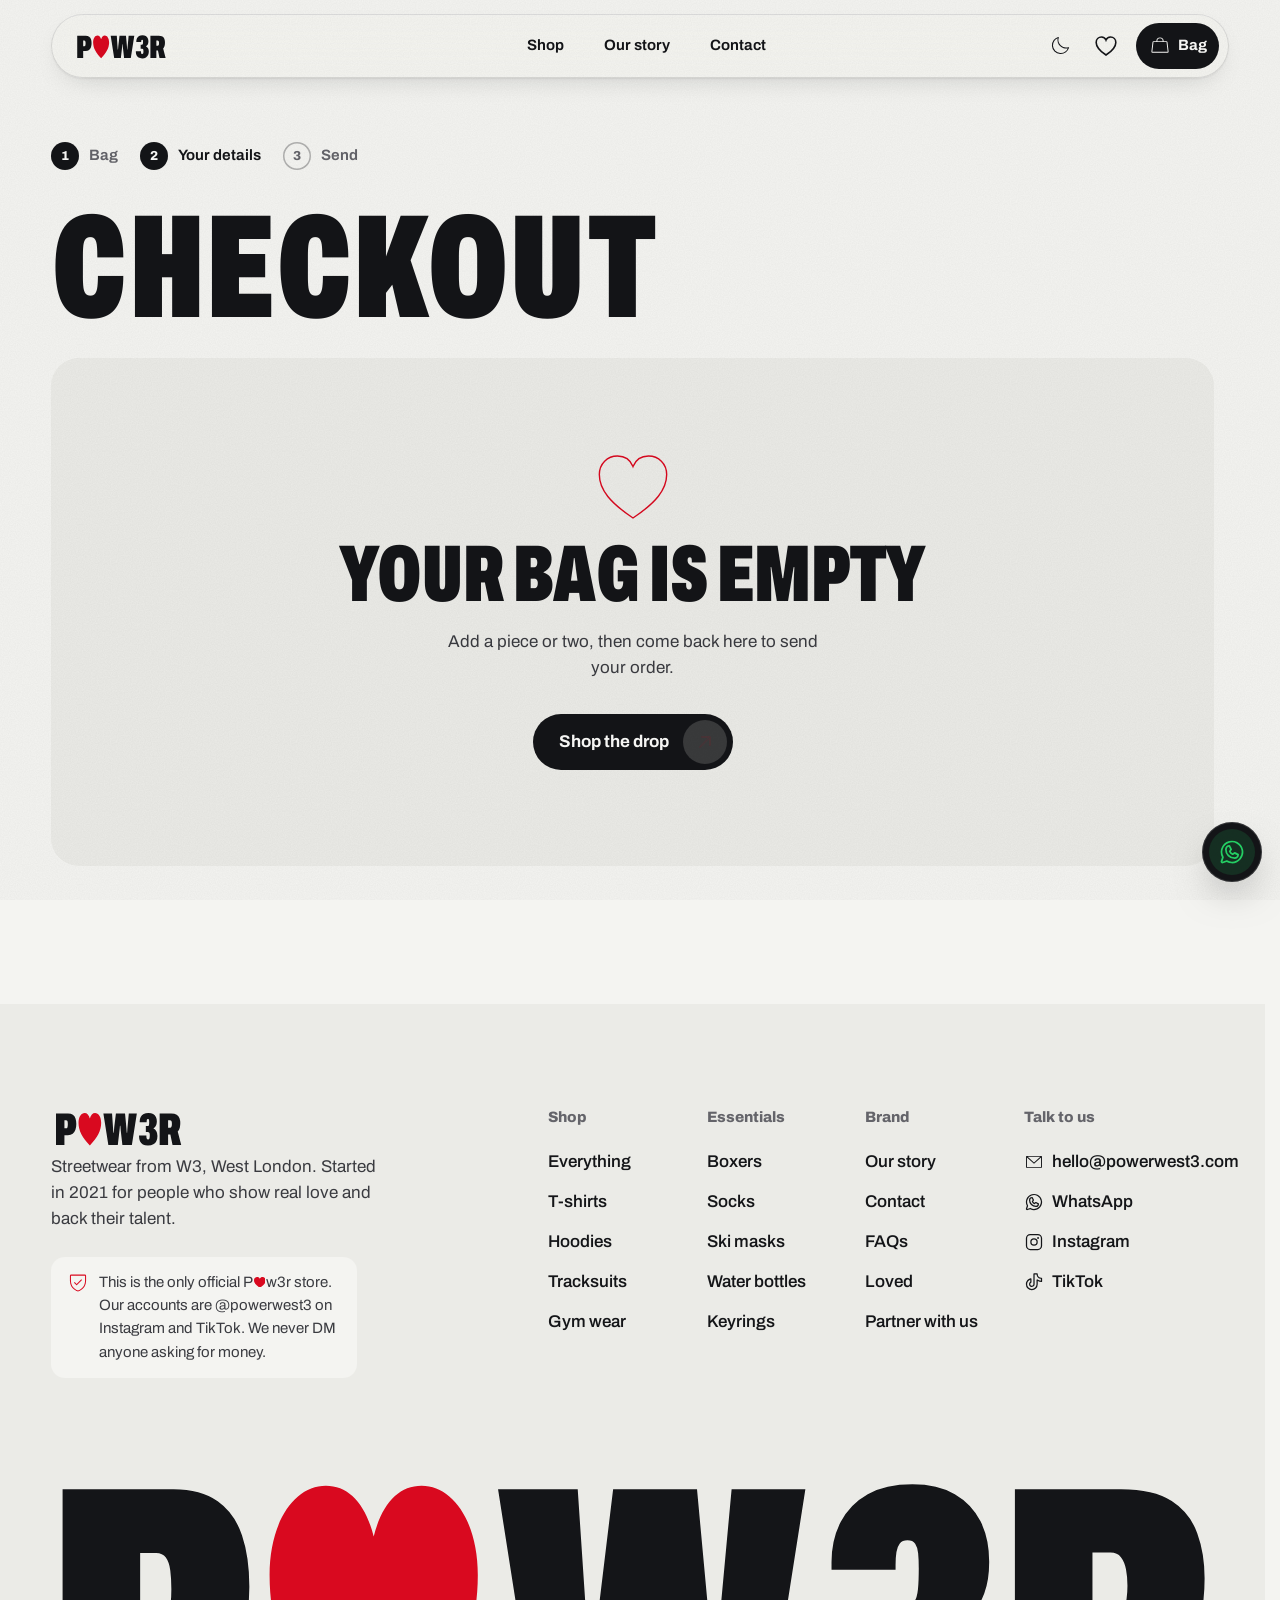
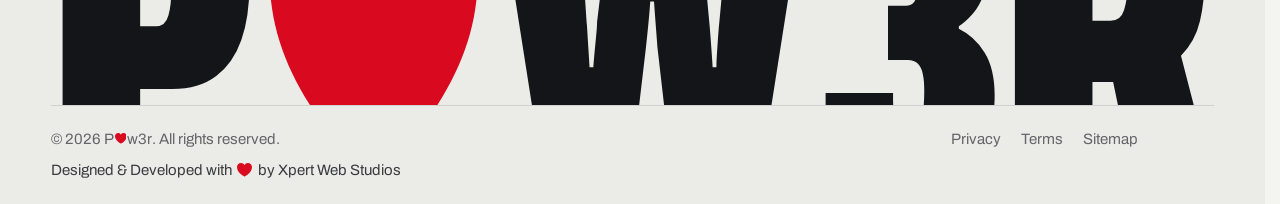
<file: checkout.html>
<!doctype html>
<html lang="en-GB">
<head>
<meta charset="utf-8">
<meta name="viewport" content="width=device-width, initial-scale=1, viewport-fit=cover">
<title>Checkout | P❤w3r</title>
<meta name="description" content="Send your P❤w3r order on WhatsApp or by email. We reply to confirm stock, delivery and payment.">
<link rel="canonical" href="https://powerwest3.com/checkout.html">
<meta name="robots" content="noindex, follow">
<meta name="theme-color" content="#F4F4F1" media="(prefers-color-scheme: light)">
<meta name="theme-color" content="#121316" media="(prefers-color-scheme: dark)">
<meta name="color-scheme" content="light dark">
<meta property="og:type" content="website">
<meta property="og:site_name" content="P❤w3r">
<meta property="og:locale" content="en_GB">
<meta property="og:title" content="Checkout | P❤w3r">
<meta property="og:description" content="Send your P❤w3r order on WhatsApp or by email. We reply to confirm stock, delivery and payment.">
<meta property="og:url" content="https://powerwest3.com/checkout.html">
<meta property="og:image" content="https://powerwest3.com/images/og-image.png">
<meta property="og:image:width" content="1200">
<meta property="og:image:height" content="630">
<meta property="og:image:alt" content="The P❤w3r wordmark with a red heart in place of the O, above the line Power comes from the heart.">
<meta name="twitter:card" content="summary_large_image">
<meta name="twitter:title" content="Checkout | P❤w3r">
<meta name="twitter:description" content="Send your P❤w3r order on WhatsApp or by email. We reply to confirm stock, delivery and payment.">
<meta name="twitter:image" content="https://powerwest3.com/images/og-image.png">
<link rel="icon" href="favicon.ico" sizes="32x32">
<link rel="icon" href="favicon.svg" type="image/svg+xml">
<link rel="apple-touch-icon" href="apple-touch-icon.png">
<link rel="manifest" href="site.webmanifest">
<link rel="preconnect" href="https://fonts.googleapis.com">
<link rel="preconnect" href="https://fonts.gstatic.com" crossorigin>
<link rel="preconnect" href="https://code.jquery.com" crossorigin>
<link rel="stylesheet" href="https://fonts.googleapis.com/css2?family=Archivo:wdth,wght@62..125,100..900&amp;display=swap">
<link rel="stylesheet" href="css/style.css">
<script>(function(d,w){var e=d.documentElement;e.classList.add('js');try{var t=w.localStorage.getItem('pw-theme');if(t==='dark'||t==='light'){e.setAttribute('data-theme',t);}}catch(x){}w.setTimeout(function(){if(!w.PW||!w.PW.booted){e.classList.remove('js');}},4000);})(document,window);</script>
</head>
<body class="page-checkout">
<svg class="sprite" aria-hidden="true" focusable="false" xmlns="http://www.w3.org/2000/svg"><defs><symbol id="i-bag" viewBox="0 0 256 256"><path d="M237.9,198.36l-14.25-120a14.06,14.06,0,0,0-14-12.36H174V64a46,46,0,0,0-92,0v2H46.33a14.06,14.06,0,0,0-14,12.36l-14.25,120a14,14,0,0,0,14,15.64H223.92a14,14,0,0,0,14-15.64ZM94,64a34,34,0,0,1,68,0v2H94ZM225.5,201.3a2.07,2.07,0,0,1-1.58.7H32.08a2.07,2.07,0,0,1-1.58-.7,1.92,1.92,0,0,1-.49-1.53l14.26-120A2,2,0,0,1,46.33,78H209.67a2,2,0,0,1,2.06,1.77l14.26,120A1.92,1.92,0,0,1,225.5,201.3Z"/></symbol><symbol id="i-close" viewBox="0 0 256 256"><path d="M204.24,195.76a6,6,0,1,1-8.48,8.48L128,136.49,60.24,204.24a6,6,0,0,1-8.48-8.48L119.51,128,51.76,60.24a6,6,0,0,1,8.48-8.48L128,119.51l67.76-67.75a6,6,0,0,1,8.48,8.48L136.49,128Z"/></symbol><symbol id="i-arrow" viewBox="0 0 256 256"><path d="M198,64V168a6,6,0,0,1-12,0V78.48L68.24,196.24a6,6,0,0,1-8.48-8.48L177.52,70H88a6,6,0,0,1,0-12H192A6,6,0,0,1,198,64Z"/></symbol><symbol id="i-plus" viewBox="0 0 256 256"><path d="M222,128a6,6,0,0,1-6,6H134v82a6,6,0,0,1-12,0V134H40a6,6,0,0,1,0-12h82V40a6,6,0,0,1,12,0v82h82A6,6,0,0,1,222,128Z"/></symbol><symbol id="i-minus" viewBox="0 0 256 256"><path d="M222,128a6,6,0,0,1-6,6H40a6,6,0,0,1,0-12H216A6,6,0,0,1,222,128Z"/></symbol><symbol id="i-whatsapp" viewBox="0 0 256 256"><path d="M187.58,144.84l-32-16a8,8,0,0,0-8,.5l-14.69,9.8a40.55,40.55,0,0,1-16-16l9.8-14.69a8,8,0,0,0,.5-8l-16-32A8,8,0,0,0,104,64a40,40,0,0,0-40,40,88.1,88.1,0,0,0,88,88,40,40,0,0,0,40-40A8,8,0,0,0,187.58,144.84ZM152,176a72.08,72.08,0,0,1-72-72A24,24,0,0,1,99.29,80.46l11.48,23L101,118a8,8,0,0,0-.73,7.51,56.47,56.47,0,0,0,30.15,30.15A8,8,0,0,0,138,155l14.61-9.74,23,11.48A24,24,0,0,1,152,176ZM128,24A104,104,0,0,0,36.18,176.88L24.83,210.93a16,16,0,0,0,20.24,20.24l34.05-11.35A104,104,0,1,0,128,24Zm0,192a87.87,87.87,0,0,1-44.06-11.81,8,8,0,0,0-6.54-.67L40,216,52.47,178.6a8,8,0,0,0-.66-6.54A88,88,0,1,1,128,216Z"/></symbol><symbol id="i-instagram" viewBox="0 0 256 256"><path d="M128,80a48,48,0,1,0,48,48A48.05,48.05,0,0,0,128,80Zm0,80a32,32,0,1,1,32-32A32,32,0,0,1,128,160ZM176,24H80A56.06,56.06,0,0,0,24,80v96a56.06,56.06,0,0,0,56,56h96a56.06,56.06,0,0,0,56-56V80A56.06,56.06,0,0,0,176,24Zm40,152a40,40,0,0,1-40,40H80a40,40,0,0,1-40-40V80A40,40,0,0,1,80,40h96a40,40,0,0,1,40,40ZM192,76a12,12,0,1,1-12-12A12,12,0,0,1,192,76Z"/></symbol><symbol id="i-tiktok" viewBox="0 0 256 256"><path d="M224,72a48.05,48.05,0,0,1-48-48,8,8,0,0,0-8-8H128a8,8,0,0,0-8,8V156a20,20,0,1,1-28.57-18.08A8,8,0,0,0,96,130.69V88a8,8,0,0,0-9.4-7.88C50.91,86.48,24,119.1,24,156a76,76,0,0,0,152,0V116.29A103.25,103.25,0,0,0,224,128a8,8,0,0,0,8-8V80A8,8,0,0,0,224,72Zm-8,39.64a87.19,87.19,0,0,1-43.33-16.15A8,8,0,0,0,160,102v54a60,60,0,0,1-120,0c0-25.9,16.64-49.13,40-57.6v27.67A36,36,0,1,0,136,156V32h24.5A64.14,64.14,0,0,0,216,87.5Z"/></symbol><symbol id="i-mail" viewBox="0 0 256 256"><path d="M224,50H32a6,6,0,0,0-6,6V192a14,14,0,0,0,14,14H216a14,14,0,0,0,14-14V56A6,6,0,0,0,224,50ZM208.58,62,128,135.86,47.42,62ZM216,194H40a2,2,0,0,1-2-2V69.64l86,78.78a6,6,0,0,0,8.1,0L218,69.64V192A2,2,0,0,1,216,194Z"/></symbol><symbol id="i-phone" viewBox="0 0 256 256"><path d="M221.59,160.3l-47.24-21.17a14,14,0,0,0-13.28,1.22,4.81,4.81,0,0,0-.56.42l-24.69,21a1.88,1.88,0,0,1-1.68.06c-15.87-7.66-32.31-24-40-39.65a1.91,1.91,0,0,1,0-1.68l21.07-25a6.13,6.13,0,0,0,.42-.58,14,14,0,0,0,1.12-13.27L95.73,34.49a14,14,0,0,0-14.56-8.38A54.24,54.24,0,0,0,34,80c0,78.3,63.7,142,142,142a54.25,54.25,0,0,0,53.89-47.17A14,14,0,0,0,221.59,160.3ZM176,210C104.32,210,46,151.68,46,80A42.23,42.23,0,0,1,82.67,38h.23a2,2,0,0,1,1.84,1.31l21.1,47.11a2,2,0,0,1,0,1.67L84.73,113.15a4.73,4.73,0,0,0-.43.57,14,14,0,0,0-.91,13.73c8.87,18.16,27.17,36.32,45.53,45.19a14,14,0,0,0,13.77-1c.19-.13.38-.27.56-.42l24.68-21a1.92,1.92,0,0,1,1.6-.1l47.25,21.17a2,2,0,0,1,1.21,2A42.24,42.24,0,0,1,176,210Z"/></symbol><symbol id="i-moon" viewBox="0 0 256 256"><path d="M232.13,143.64a6,6,0,0,0-6-1.49A90.07,90.07,0,0,1,113.86,29.85a6,6,0,0,0-7.49-7.48A102.88,102.88,0,0,0,54.48,58.68,102,102,0,0,0,197.32,201.52a102.88,102.88,0,0,0,36.31-51.89A6,6,0,0,0,232.13,143.64Zm-42,48.29a90,90,0,0,1-126-126A90.9,90.9,0,0,1,99.65,37.66,102.06,102.06,0,0,0,218.34,156.35,90.9,90.9,0,0,1,190.1,191.93Z"/></symbol><symbol id="i-sun" viewBox="0 0 256 256"><path d="M122,40V16a6,6,0,0,1,12,0V40a6,6,0,0,1-12,0Zm68,88a62,62,0,1,1-62-62A62.07,62.07,0,0,1,190,128Zm-12,0a50,50,0,1,0-50,50A50.06,50.06,0,0,0,178,128ZM59.76,68.24a6,6,0,1,0,8.48-8.48l-16-16a6,6,0,0,0-8.48,8.48Zm0,119.52-16,16a6,6,0,1,0,8.48,8.48l16-16a6,6,0,1,0-8.48-8.48ZM192,70a6,6,0,0,0,4.24-1.76l16-16a6,6,0,0,0-8.48-8.48l-16,16A6,6,0,0,0,192,70Zm4.24,117.76a6,6,0,0,0-8.48,8.48l16,16a6,6,0,0,0,8.48-8.48ZM46,128a6,6,0,0,0-6-6H16a6,6,0,0,0,0,12H40A6,6,0,0,0,46,128Zm82,82a6,6,0,0,0-6,6v24a6,6,0,0,0,12,0V216A6,6,0,0,0,128,210Zm112-88H216a6,6,0,0,0,0,12h24a6,6,0,0,0,0-12Z"/></symbol><symbol id="i-check" viewBox="0 0 256 256"><path d="M232.49,80.49l-128,128a12,12,0,0,1-17,0l-56-56a12,12,0,1,1,17-17L96,183,215.51,63.51a12,12,0,0,1,17,17Z"/></symbol><symbol id="i-copy" viewBox="0 0 256 256"><path d="M216,34H88a6,6,0,0,0-6,6V82H40a6,6,0,0,0-6,6V216a6,6,0,0,0,6,6H168a6,6,0,0,0,6-6V174h42a6,6,0,0,0,6-6V40A6,6,0,0,0,216,34ZM162,210H46V94H162Zm48-48H174V88a6,6,0,0,0-6-6H94V46H210Z"/></symbol><symbol id="i-shield" viewBox="0 0 256 256"><path d="M208,42H48A14,14,0,0,0,34,56v56c0,51.94,25.12,83.4,46.2,100.64,22.73,18.6,45.27,24.89,46.22,25.15a6,6,0,0,0,3.16,0c.95-.26,23.49-6.55,46.22-25.15C196.88,195.4,222,163.94,222,112V56A14,14,0,0,0,208,42Zm2,70c0,37.76-13.94,68.39-41.44,91.06A131.17,131.17,0,0,1,128,225.72a130.94,130.94,0,0,1-40.56-22.66C59.94,180.39,46,149.76,46,112V56a2,2,0,0,1,2-2H208a2,2,0,0,1,2,2ZM172.24,99.76a6,6,0,0,1,0,8.48l-56,56a6,6,0,0,1-8.48,0l-24-24a6,6,0,0,1,8.48-8.48L112,151.51l51.76-51.75A6,6,0,0,1,172.24,99.76Z"/></symbol><symbol id="i-truck" viewBox="0 0 256 256"><path d="M253.57,117.78l-14-35a13.93,13.93,0,0,0-13-8.8H190V64a6,6,0,0,0-6-6H32A14,14,0,0,0,18,72V184a14,14,0,0,0,14,14H50.6a30,30,0,0,0,58.8,0h53.2a30,30,0,0,0,58.8,0H240a14,14,0,0,0,14-14V120A6,6,0,0,0,253.57,117.78ZM190,86h36.58a2,2,0,0,1,1.86,1.26L239.14,114H190ZM30,72a2,2,0,0,1,2-2H178v68H30ZM80,210a18,18,0,1,1,18-18A18,18,0,0,1,80,210Zm82.6-24H109.4a30,30,0,0,0-58.8,0H32a2,2,0,0,1-2-2V150H178v15.48A30.1,30.1,0,0,0,162.6,186ZM192,210a18,18,0,1,1,18-18A18,18,0,0,1,192,210Zm50-26a2,2,0,0,1-2,2H221.4A30.05,30.05,0,0,0,192,162c-.67,0-1.34,0-2,.07V126h52Z"/></symbol><symbol id="i-chat" viewBox="0 0 256 256"><path d="M138,128a10,10,0,1,1-10-10A10,10,0,0,1,138,128ZM84,118a10,10,0,1,0,10,10A10,10,0,0,0,84,118Zm88,0a10,10,0,1,0,10,10A10,10,0,0,0,172,118Zm58,10A102,102,0,0,1,79.31,217.65L44.44,229.27a14,14,0,0,1-17.71-17.71l11.62-34.87A102,102,0,1,1,230,128Zm-12,0A90,90,0,1,0,50.08,173.06a6,6,0,0,1,.5,4.91L38.12,215.35a2,2,0,0,0,2.53,2.53L78,205.42a6.2,6.2,0,0,1,1.9-.31,6.09,6.09,0,0,1,3,.81A90,90,0,0,0,218,128Z"/></symbol><symbol id="i-handshake" viewBox="0 0 256 256"><path d="M252.51,108.8,227,57.75a14,14,0,0,0-18.78-6.27L182.66,64.26,129.53,50.2a6.1,6.1,0,0,0-3.06,0L73.34,64.26,47.79,51.48A14,14,0,0,0,29,57.75L3.49,108.8a14,14,0,0,0,6.26,18.78L36.9,141.16l55.61,39.72a6,6,0,0,0,2,.94l64,16A6.08,6.08,0,0,0,160,198a6,6,0,0,0,4.24-1.76l55.31-55.31,26.7-13.35a14,14,0,0,0,6.26-18.78Zm-53,35.16-35.8-28.68a6,6,0,0,0-8,.45c-18.65,18.79-39.5,16.42-52.79,7.92a2,2,0,0,1-.94-1.5,1.9,1.9,0,0,1,.51-1.55L146.43,78h33.86l28.41,56.82ZM14.11,115.69a2,2,0,0,1,.11-1.52L39.74,63.11a2,2,0,0,1,1.8-1.1,2,2,0,0,1,.89.21l22.21,11.1L37.32,128l-22.21-11.1A2,2,0,0,1,14.11,115.69Zm144.05,69.67-59.6-14.9L47.66,134.1,76.84,75.75,128,62.21l14.8,3.92a5.92,5.92,0,0,0-3,1.57L94.1,112.05a14,14,0,0,0,2.39,21.72c20.22,12.92,44.75,10.49,63.8-5.89L191,152.5Zm83.73-69.67a2,2,0,0,1-1,1.16L218.68,128,191.36,73.32l22.21-11.1a2,2,0,0,1,1.53-.11,2,2,0,0,1,1.16,1l25.52,51.06A2,2,0,0,1,241.89,115.69Zm-112,101.76a6,6,0,0,1-7.27,4.37L80.89,211.39a5.88,5.88,0,0,1-2-.94L52.52,191.64a6,6,0,1,1,7-9.77L84.91,200l40.61,10.15A6,6,0,0,1,129.88,217.45Z"/></symbol><symbol id="i-package" viewBox="0 0 256 256"><path d="M222.72,67.91l-88-48.18a13.9,13.9,0,0,0-13.44,0l-88,48.18A14,14,0,0,0,26,80.18v95.64a14,14,0,0,0,7.28,12.27l88,48.18a13.92,13.92,0,0,0,13.44,0l88-48.18A14,14,0,0,0,230,175.82V80.18A14,14,0,0,0,222.72,67.91ZM127,30.25a2,2,0,0,1,1.92,0L212.51,76,178.57,94.57,94.05,48.31ZM122,223,39,177.57a2,2,0,0,1-1-1.75V86.66l84,46ZM43.49,76,81.56,55.15l84.51,46.26L128,122.24ZM218,175.82a2,2,0,0,1-1,1.75h0L134,223V132.64l36-19.71V152a6,6,0,0,0,12,0V106.37l36-19.71Z"/></symbol><symbol id="i-sparkle" viewBox="0 0 256 256"><path d="M196.89,130.94,144.4,111.6,125.06,59.11a13.92,13.92,0,0,0-26.12,0L79.6,111.6,27.11,130.94a13.92,13.92,0,0,0,0,26.12L79.6,176.4l19.34,52.49a13.92,13.92,0,0,0,26.12,0L144.4,176.4l52.49-19.34a13.92,13.92,0,0,0,0-26.12Zm-4.15,14.86-55.08,20.3a6,6,0,0,0-3.56,3.56l-20.3,55.08a1.92,1.92,0,0,1-3.6,0L89.9,169.66a6,6,0,0,0-3.56-3.56L31.26,145.8a1.92,1.92,0,0,1,0-3.6l55.08-20.3a6,6,0,0,0,3.56-3.56l20.3-55.08a1.92,1.92,0,0,1,3.6,0l20.3,55.08a6,6,0,0,0,3.56,3.56l55.08,20.3a1.92,1.92,0,0,1,0,3.6ZM146,40a6,6,0,0,1,6-6h18V16a6,6,0,0,1,12,0V34h18a6,6,0,0,1,0,12H182V64a6,6,0,0,1-12,0V46H152A6,6,0,0,1,146,40ZM246,88a6,6,0,0,1-6,6H230v10a6,6,0,0,1-12,0V94H208a6,6,0,0,1,0-12h10V72a6,6,0,0,1,12,0V82h10A6,6,0,0,1,246,88Z"/></symbol><symbol id="i-pause" viewBox="0 0 256 256"><path d="M200,32H160a16,16,0,0,0-16,16V208a16,16,0,0,0,16,16h40a16,16,0,0,0,16-16V48A16,16,0,0,0,200,32Zm0,176H160V48h40ZM96,32H56A16,16,0,0,0,40,48V208a16,16,0,0,0,16,16H96a16,16,0,0,0,16-16V48A16,16,0,0,0,96,32Zm0,176H56V48H96Z"/></symbol><symbol id="i-play" viewBox="0 0 256 256"><path d="M232.4,114.49,88.32,26.35a16,16,0,0,0-16.2-.3A15.86,15.86,0,0,0,64,39.87V216.13A15.94,15.94,0,0,0,80,232a16.07,16.07,0,0,0,8.36-2.35L232.4,141.51a15.81,15.81,0,0,0,0-27ZM80,215.94V40l143.83,88Z"/></symbol><symbol id="i-warning" viewBox="0 0 256 256"><path d="M128,24A104,104,0,1,0,232,128,104.11,104.11,0,0,0,128,24Zm0,192a88,88,0,1,1,88-88A88.1,88.1,0,0,1,128,216Zm-8-80V80a8,8,0,0,1,16,0v56a8,8,0,0,1-16,0Zm20,36a12,12,0,1,1-12-12A12,12,0,0,1,140,172Z"/></symbol><symbol id="i-heart" viewBox="0 0 100 92"><path d="M50 92C17 69.92 0 50.6 0 27.6C0 11.04 12 0 27 0C38 0 46 5.52 50 15.64C54 5.52 62 0 73 0C88 0 100 11.04 100 27.6C100 50.6 83 69.92 50 92Z"/></symbol><symbol id="wm" viewBox="-2 -4 402 108"><path fill="currentColor" d="M26.82 100L0 100L0-0.29L38.34-0.29Q47.81-0.29 53.64 3.86Q59.48 8.02 62.03 15.60Q64.58 23.18 64.58 33.38L64.58 33.38Q64.58 43.88 61.81 51.82Q59.04 59.77 53.13 64.29Q47.23 68.80 37.90 68.80L37.90 68.80L26.82 68.80L26.82 100ZM26.82 21.72L26.82 47.08L32.36 47.08Q35.57 47.08 36.59 43.37Q37.61 39.65 37.61 34.26L37.61 34.26Q37.61 30.61 37.24 27.77Q36.88 24.93 35.71 23.32Q34.55 21.72 32.36 21.72L32.36 21.72L26.82 21.72ZM196.35 100L166.32 100L150.58-0.29L178.13-0.29L181.19 45.48Q181.34 46.65 181.48 49.34Q181.63 52.04 181.85 55.25Q182.06 58.45 182.21 61.22L182.21 61.22L183.52 61.22Q183.67 59.18 183.89 56.85Q184.10 54.52 184.32 52.26Q184.54 50 184.69 48.18Q184.83 46.36 184.83 45.48L184.83 45.48L190.37-0.29L219.38-0.29L223.61 45.48Q223.76 46.94 223.97 49.71Q224.19 52.48 224.41 55.61Q224.63 58.75 224.78 61.22L224.78 61.22L226.09 61.22Q226.09 59.48 226.23 57.22Q226.38 54.96 226.52 52.77Q226.67 50.58 226.82 48.69Q226.96 46.79 227.11 45.48L227.11 45.48L231.34-0.29L256.85-0.29L241.10 100L210.93 100L205.68 54.23Q205.53 52.19 205.31 49.34Q205.10 46.50 204.88 43.59Q204.66 40.67 204.51 38.48L204.51 38.48L203.20 38.48Q203.06 40.96 202.76 44.10Q202.47 47.23 202.18 50Q201.89 52.77 201.74 54.23L201.74 54.23L196.35 100ZM292.13 101.75L292.13 101.75Q282.21 101.75 276.02 98.18Q269.82 94.61 266.83 88.12Q263.85 81.63 263.85 73.03L263.85 73.03L263.85 70.12L287.17 70.12L287.17 72.45Q287.17 76.68 288.19 79.45Q289.21 82.22 292.42 82.22L292.42 82.22Q295.92 82.22 296.94 79.15Q297.96 76.09 297.96 69.39L297.96 69.39Q297.96 65.89 297.45 63.56Q296.94 61.22 295.70 59.99Q294.46 58.75 292.27 58.75L292.27 58.75L285.42 58.75L285.42 39.94L291.54 39.94Q293.58 39.94 294.53 38.56Q295.48 37.17 295.77 34.33Q296.06 31.49 296.06 26.97L296.06 26.97Q296.06 23.91 295.84 21.79Q295.62 19.68 294.82 18.51Q294.02 17.35 292.13 17.35L292.13 17.35Q290.38 17.35 289.50 18.44Q288.63 19.53 288.34 21.43Q288.04 23.32 288.04 25.80L288.04 25.80L288.04 27.55L265.89 27.55L265.89 24.93Q265.89 17.06 269.09 10.93Q272.30 4.81 278.42 1.38Q284.55-2.04 293.87-2.04L293.87-2.04Q302.62-2.04 308.52 1.38Q314.43 4.81 317.42 10.79Q320.41 16.76 320.41 24.78L320.41 24.78Q320.41 31.20 318.73 35.64Q317.05 40.09 314.65 42.86Q312.24 45.63 309.91 47.08L309.91 47.08L309.91 47.96Q315.30 50.58 318.80 56.12Q322.30 61.66 322.30 71.14L322.30 71.14Q322.30 80.03 319.09 86.95Q315.89 93.88 309.25 97.81Q302.62 101.75 292.13 101.75ZM356.12 100L329.30 100L329.30-0.29L366.03-0.29Q377.26-0.29 383.53 3.79Q389.80 7.87 392.35 14.87Q394.90 21.87 394.90 30.47L394.90 30.47Q394.90 38.34 393.29 45.26Q391.69 52.19 386.73 57.29L386.73 57.29L397.81 100L370.26 100L363.27 66.33L356.12 66.33L356.12 100ZM356.12 21.57L356.12 45.19L362.39 45.19Q365.89 45.19 367.06 41.47Q368.22 37.76 368.22 33.09L368.22 33.09Q368.22 29.88 367.71 27.33Q367.20 24.78 365.96 23.18Q364.72 21.57 362.39 21.57L362.39 21.57L356.12 21.57Z"/><path style="fill:var(--c-accent)" d="M107.58 101.5C83.82 76.78 71.58 55.15 71.58 29.4C71.58 10.86 80.22 -1.5 91.02 -1.5C98.94 -1.5 104.7 4.68 107.58 16.01C110.46 4.68 116.22 -1.5 124.14 -1.5C134.94 -1.5 143.58 10.86 143.58 29.4C143.58 55.15 131.34 76.78 107.58 101.5Z"/></symbol></defs></svg>
<a class="skip" href="#main" data-inertable>Skip to content</a>
<header class="site-header" data-inertable>
  <div class="island">
    <a class="logo" href="index.html" aria-label="P❤w3r home" translate="no"><svg viewBox="-2 -4 402 108" aria-hidden="true" focusable="false"><use href="#wm"/></svg></a>
    <nav class="nav" aria-label="Main">
      <ul class="nav__list">
        <li><a class="nav__link" href="shop.html">Shop</a></li>
        <li><a class="nav__link" href="story.html">Our story</a></li>
        <li><a class="nav__link" href="contact.html">Contact</a></li>
      </ul>
    </nav>
    <div class="actions">
      <button class="icon-btn theme-toggle" type="button" data-theme-toggle aria-label="Switch to dark mode"><svg class="icon" aria-hidden="true" focusable="false"><use href="#i-moon"/></svg></button>
      <a class="icon-btn" href="shop.html?view=loved" data-loved-link aria-label="Loved, 0 items"><svg class="icon" viewBox="-6 -6 112 104" aria-hidden="true" focusable="false"><path d="M50 92C17 69.92 0 50.6 0 27.6C0 11.04 12 0 27 0C38 0 46 5.52 50 15.64C54 5.52 62 0 73 0C88 0 100 11.04 100 27.6C100 50.6 83 69.92 50 92Z" fill="none" stroke="currentColor" stroke-width="1.6" vector-effect="non-scaling-stroke"/></svg><span class="count is-empty" data-loved-count aria-hidden="true">0</span></a>
      <button class="bag-btn" type="button" data-bag-open data-bag-btn aria-haspopup="dialog" aria-controls="bag" aria-expanded="false" aria-label="Bag, 0 items"><svg class="icon" aria-hidden="true" focusable="false"><use href="#i-bag"/></svg><span class="bag-btn__label" aria-hidden="true">Bag</span><span class="count is-empty" data-bag-count aria-hidden="true">0</span></button>
      <button class="menu-btn" type="button" data-menu-toggle aria-expanded="false" aria-controls="menu"><span class="sr-only">Open menu</span><span class="menu-btn__bars" aria-hidden="true"><i></i><i></i></span></button>
    </div>
    <span class="island__progress" aria-hidden="true"></span>
  </div>
</header>
<div class="menu" id="menu" inert>
  <nav aria-label="Menu">
    <ul class="menu__list">
      <li><a href="index.html" style="--i:0">Home</a></li>
      <li><a href="shop.html" style="--i:1">Shop</a></li>
      <li><a href="story.html" style="--i:2">Our story</a></li>
      <li><a href="contact.html" style="--i:3">Contact</a></li>
    </ul>
  </nav>
  <div class="menu__foot">
    <span class="plate" aria-hidden="true">West London <span class="plate__pc">W3</span></span>
    <div class="menu__social">
      <a class="chip" href="https://www.instagram.com/powerwest3/" target="_blank" rel="noopener"><svg class="icon" aria-hidden="true" focusable="false"><use href="#i-instagram"/></svg>Instagram</a>
      <a class="chip" href="https://www.tiktok.com/@powerwest3" target="_blank" rel="noopener"><svg class="icon" aria-hidden="true" focusable="false"><use href="#i-tiktok"/></svg>TikTok</a>
      <a class="chip" href="mailto:hello@powerwest3.com"><svg class="icon" aria-hidden="true" focusable="false"><use href="#i-mail"/></svg>Email</a>
      <button class="chip" type="button" data-theme-toggle aria-label="Switch to dark mode"><svg class="icon" aria-hidden="true" focusable="false"><use href="#i-moon"/></svg><span data-theme-label>Dark mode</span></button>
    </div>
  </div>
</div>
<main id="main" class="co wrap" data-checkout>
  <ol class="steps" aria-label="Checkout progress">
    <li class="is-done" data-step="bag">Bag</li>
    <li aria-current="step" data-step="details">Your details</li>
    <li data-step="send">Send</li>
  </ol>
  <h1 class="co__title display">Checkout</h1>

  <div class="empty" data-co-empty hidden>
    <svg class="" viewBox="-3 -3 106 98" aria-hidden="true" focusable="false"><path vector-effect="non-scaling-stroke" d="M50 92C17 69.92 0 50.6 0 27.6C0 11.04 12 0 27 0C38 0 46 5.52 50 15.64C54 5.52 62 0 73 0C88 0 100 11.04 100 27.6C100 50.6 83 69.92 50 92Z"/></svg>
    <h2>Your bag is empty</h2>
    <p>Add a piece or two, then come back here to send your order.</p>
    <a class="btn" href="shop.html"><span>Shop the drop</span><span class="btn__icon"><svg class="icon" aria-hidden="true" focusable="false"><use href="#i-arrow"/></svg></span></a>
  </div>

  <div class="co__grid" data-co-main>
    <div>
      <div data-co-form-wrap>
        <form class="co__form" data-co-form novalidate aria-describedby="co-intro">
          <p class="lede" id="co-intro">Fill in your details, then send your order to us on WhatsApp or by email. We reply to confirm stock, delivery and how to pay.</p>
          <fieldset class="co__block">
            <legend class="co__h">Contact</legend>
            <div class="form-grid">
              <div class="field span-2">
                <label for="co-name">Full name</label>
                <input class="input" id="co-name" name="co-name" type="text" autocomplete="name" data-required="Enter your full name." aria-describedby="co-name-error">
                
                <p class="field-error" id="co-name-error"></p>
              </div>
              <div class="field">
                <label for="co-email">Email</label>
                <input class="input" id="co-email" name="co-email" type="email" autocomplete="email" inputmode="email" spellcheck="false" data-required="Enter your email address." aria-describedby="co-email-error">
                
                <p class="field-error" id="co-email-error"></p>
              </div>
              <div class="field">
                <label for="co-phone">Phone <span class="opt-tag">(optional)</span></label>
                <input class="input" id="co-phone" name="co-phone" type="tel" autocomplete="tel" inputmode="tel" aria-describedby="co-phone-hint co-phone-error">
                <p class="hint" id="co-phone-hint">Add your country code if you live outside the UK.</p>
                <p class="field-error" id="co-phone-error"></p>
              </div>
            </div>
          </fieldset>
          <fieldset class="co__block">
            <legend class="co__h">Delivery</legend>
            <div class="form-grid">
              <div class="field span-2">
                <label for="co-address1">Address</label>
                <input class="input" id="co-address1" name="co-address1" type="text" autocomplete="address-line1" data-required="Enter the first line of your address." aria-describedby="co-address1-error">
                
                <p class="field-error" id="co-address1-error"></p>
              </div>
              <div class="field span-2">
                <label for="co-address2">Flat, building or area <span class="opt-tag">(optional)</span></label>
                <input class="input" id="co-address2" name="co-address2" type="text" autocomplete="address-line2" aria-describedby="co-address2-error">
                
                <p class="field-error" id="co-address2-error"></p>
              </div>
              <div class="field">
                <label for="co-city">Town or city</label>
                <input class="input" id="co-city" name="co-city" type="text" autocomplete="address-level2" data-required="Enter your town or city." aria-describedby="co-city-error">
                
                <p class="field-error" id="co-city-error"></p>
              </div>
              <div class="field">
                <label for="co-postcode">Postcode</label>
                <input class="input" id="co-postcode" name="co-postcode" type="text" autocomplete="postal-code" data-required="Enter your postcode or ZIP code." aria-describedby="co-postcode-error">
                
                <p class="field-error" id="co-postcode-error"></p>
              </div>
              <div class="field span-2">
                <label for="co-country">Country</label>
                <select class="select" id="co-country" name="country" autocomplete="country-name">
                  <option selected>United Kingdom</option>
                  <option>Ireland</option>
                  <option>France</option>
                  <option>Germany</option>
                  <option>Spain</option>
                  <option>Italy</option>
                  <option>Netherlands</option>
                  <option>Belgium</option>
                  <option>Portugal</option>
                  <option>Sweden</option>
                  <option>Denmark</option>
                  <option>Norway</option>
                  <option>Poland</option>
                  <option>United States</option>
                  <option>Canada</option>
                  <option>Australia</option>
                  <option>Nigeria</option>
                  <option>Ghana</option>
                  <option>Jamaica</option>
                  <option>United Arab Emirates</option>
                  <option>Another country (add it in the notes)</option>
                </select>
              </div>
              <div class="field span-2">
                <label for="co-notes">Notes for us <span class="opt-tag">(optional)</span></label>
                <textarea class="textarea" id="co-notes" name="co-notes" aria-describedby="co-notes-hint co-notes-error"></textarea>
                <p class="hint" id="co-notes-hint">Delivery instructions, gift notes or a size question.</p>
                <p class="field-error" id="co-notes-error"></p>
              </div>
            </div>
          </fieldset>
          <fieldset class="co__block">
            <legend class="co__h">Reply to me by</legend>
            <div class="opt__row">
              <label class="size"><input class="sr-only" type="radio" name="reply" value="WhatsApp" checked><span>WhatsApp</span></label>
              <label class="size"><input class="sr-only" type="radio" name="reply" value="Email"><span>Email</span></label>
            </div>
          </fieldset>
          <div class="co__send">
            <button class="btn btn--accent btn--block" type="button" data-send="whatsapp" data-magnetic><span>Send order on WhatsApp</span><span class="btn__icon"><svg class="icon" aria-hidden="true" focusable="false"><use href="#i-whatsapp"/></svg></span></button>
            <button class="btn btn--ghost btn--block" type="button" data-send="email"><span>Send order by email</span><span class="btn__icon"><svg class="icon" aria-hidden="true" focusable="false"><use href="#i-mail"/></svg></span></button>
          </div>
          <p class="co__fine">Nothing is charged on this site. Your details go only to <span class="pw" translate="no"><span aria-hidden="true">P<svg class="pw__heart" viewBox="0 0 100 92" focusable="false"><use href="#i-heart"/></svg>w3r</span><span class="sr-only">Power</span></span>, inside the message you send.</p>
          <p class="form-status" data-co-status role="status" aria-live="polite"></p>
        </form>
      </div>

      <div class="shell" data-co-done hidden>
        <div class="shell__core co-done">
          <svg class="co-done__heart" viewBox="0 0 100 92" aria-hidden="true" focusable="false"><use href="#i-heart"/></svg>
          <h2 tabindex="-1">Almost done</h2>
          <p class="lede">We’ve opened <span data-co-channel>WhatsApp</span> with order <strong class="ref" data-co-ref></strong> filled in. Press send there and we’ll reply to confirm stock, delivery and payment.</p>
          <div class="btn-row">
            <a class="btn" href="shop.html" data-co-again><span>Open WhatsApp again</span><span class="btn__icon"><svg class="icon" aria-hidden="true" focusable="false"><use href="#i-arrow"/></svg></span></a>
            <button class="btn btn--ghost" type="button" data-co-copy><span>Copy order</span><span class="btn__icon"><svg class="icon" aria-hidden="true" focusable="false"><use href="#i-copy"/></svg></span></button>
          </div>
          <div class="field" style="width:100%">
            <label for="co-message">Your order message</label>
            <textarea class="textarea co-done__msg" id="co-message" data-co-message readonly aria-describedby="co-message-hint"></textarea>
            <p class="hint" id="co-message-hint">If nothing opened, copy this and send it to hello@powerwest3.com or WhatsApp +44 7470 877892.</p>
          </div>
          <p>Sent it? You can clear your bag now.</p>
          <div class="btn-row">
            <button class="btn btn--ghost btn--sm btn--plain" type="button" data-co-clear>Clear my bag</button>
            <a class="link" href="shop.html">Back to the shop <svg class="icon" aria-hidden="true" focusable="false"><use href="#i-arrow"/></svg></a>
          </div>
          <p class="small muted" data-co-cleared hidden>Bag cleared. Thank you for ordering with <span class="pw" translate="no"><span aria-hidden="true">P<svg class="pw__heart" viewBox="0 0 100 92" focusable="false"><use href="#i-heart"/></svg>w3r</span><span class="sr-only">Power</span></span>.</p>
        </div>
      </div>
    </div>

    <aside class="co__summary" data-co-summary-wrap aria-labelledby="co-sum-title">
      <div class="shell">
        <div class="shell__core">
          <h2 class="co__h" id="co-sum-title">Your bag <small class="muted small" data-co-count></small></h2>
          <ul class="co__lines" data-co-lines></ul>
          <div class="totals">
            <div class="totals__row totals__row--big"><span>Subtotal</span><span class="price" data-co-subtotal></span></div>
            <div class="totals__row"><span>Delivery</span><span class="muted">Confirmed in our reply</span></div>
          </div>
          <button class="text-btn co__edit" type="button" data-co-edit>Edit bag</button>
        </div>
      </div>
    </aside>
  </div>
  <noscript><div class="empty"><h2>Turn on JavaScript to check out</h2><p>Or email your order to hello@powerwest3.com.</p></div></noscript>
</main>
<footer class="footer" data-inertable>
  <div class="wrap footer__top">
    <div class="footer__brand">
      <a class="logo" href="index.html" aria-label="P❤w3r home" translate="no"><svg viewBox="-2 -4 402 108" aria-hidden="true" focusable="false"><use href="#wm"/></svg></a>
      <p>Streetwear from W3, West London. Started in 2021 for people who show real love and back their talent.</p>
      <p class="footer__official"><svg class="icon" aria-hidden="true" focusable="false"><use href="#i-shield"/></svg><span>This is the only official <span class="pw" translate="no"><span aria-hidden="true">P<svg class="pw__heart" viewBox="0 0 100 92" focusable="false"><use href="#i-heart"/></svg>w3r</span><span class="sr-only">Power</span></span> store. Our accounts are @powerwest3 on Instagram and TikTok. We never DM anyone asking for money.</span></p>
    </div>
    <div class="footer__cols">
      <nav aria-labelledby="f-shop">
        <p class="footer__h" id="f-shop">Shop</p>
        <ul class="footer__list">
          <li><a href="shop.html">Everything</a></li>
          <li><a href="shop.html?cat=tshirts">T-shirts</a></li>
          <li><a href="shop.html?cat=hoodies">Hoodies</a></li>
          <li><a href="shop.html?cat=tracksuits">Tracksuits</a></li>
          <li><a href="shop.html?cat=gym">Gym wear</a></li>
        </ul>
      </nav>
      <nav aria-labelledby="f-more">
        <p class="footer__h" id="f-more">Essentials</p>
        <ul class="footer__list">
          <li><a href="shop.html?cat=boxers">Boxers</a></li>
          <li><a href="shop.html?cat=socks">Socks</a></li>
          <li><a href="shop.html?cat=skimasks">Ski masks</a></li>
          <li><a href="shop.html?cat=bottles">Water bottles</a></li>
          <li><a href="shop.html?cat=keyrings">Keyrings</a></li>
        </ul>
      </nav>
      <nav aria-labelledby="f-brand">
        <p class="footer__h" id="f-brand">Brand</p>
        <ul class="footer__list">
          <li><a href="story.html">Our story</a></li>
          <li><a href="contact.html">Contact</a></li>
          <li><a href="contact.html#faq">FAQs</a></li>
          <li><a href="shop.html?view=loved">Loved</a></li>
          <li><a href="story.html#partner">Partner with us</a></li>
        </ul>
      </nav>
      <div>
        <p class="footer__h">Talk to us</p>
        <ul class="footer__list">
          <li><a href="mailto:hello@powerwest3.com"><svg class="icon" aria-hidden="true" focusable="false"><use href="#i-mail"/></svg>hello@powerwest3.com</a></li>
          <li><a href="https://wa.me/447470877892?text=Hi%20P%E2%9D%A4w3r%2C%20I%20have%20a%20question." target="_blank" rel="noopener"><svg class="icon" aria-hidden="true" focusable="false"><use href="#i-whatsapp"/></svg>WhatsApp</a></li>
          <li><a href="https://www.instagram.com/powerwest3/" target="_blank" rel="noopener"><svg class="icon" aria-hidden="true" focusable="false"><use href="#i-instagram"/></svg>Instagram</a></li>
          <li><a href="https://www.tiktok.com/@powerwest3" target="_blank" rel="noopener"><svg class="icon" aria-hidden="true" focusable="false"><use href="#i-tiktok"/></svg>TikTok</a></li>
        </ul>
      </div>
    </div>
  </div>
  <div class="footer__mark" aria-hidden="true"><svg viewBox="-2 -4 402 108" focusable="false"><use href="#wm"/></svg></div>
  <div class="wrap footer__bottom">
    <p>&copy;&nbsp;<span data-this-year>2026</span> <span class="pw" translate="no"><span aria-hidden="true">P<svg class="pw__heart" viewBox="0 0 100 92" focusable="false"><use href="#i-heart"/></svg>w3r</span><span class="sr-only">Power</span></span>. All rights reserved.</p>
    <ul class="footer__legal">
      <li><a href="privacy.html">Privacy</a></li>
      <li><a href="terms.html">Terms</a></li>
      <li><a href="sitemap.xml">Sitemap</a></li>
    </ul>
    <p class="credit">Designed &amp; Developed with <svg class="credit__heart" viewBox="0 0 100 92" aria-hidden="true" focusable="false"><use href="#i-heart"/></svg><span class="sr-only">love</span> by Xpert Web Studios</p>
  </div>
</footer>
<a class="wa-float" data-inertable href="https://wa.me/447470877892?text=Hi%20P%E2%9D%A4w3r%2C%20I%20have%20a%20question." target="_blank" rel="noopener" aria-label="Message P❤w3r on WhatsApp (opens in a new tab)"><span class="wa-float__icon"><svg class="icon" aria-hidden="true" focusable="false"><use href="#i-whatsapp"/></svg></span><span class="wa-float__label" aria-hidden="true"><span>WhatsApp us</span></span></a>
<script src="https://code.jquery.com/jquery-3.7.1.min.js" integrity="sha256-/JqT3SQfawRcv/BIHPThkBvs0OEvtFFmqPF/lYI/Cxo=" crossorigin="anonymous"></script>
<script src="js/products.js"></script>
<script src="js/main.js"></script>
</body>
</html>
</file>
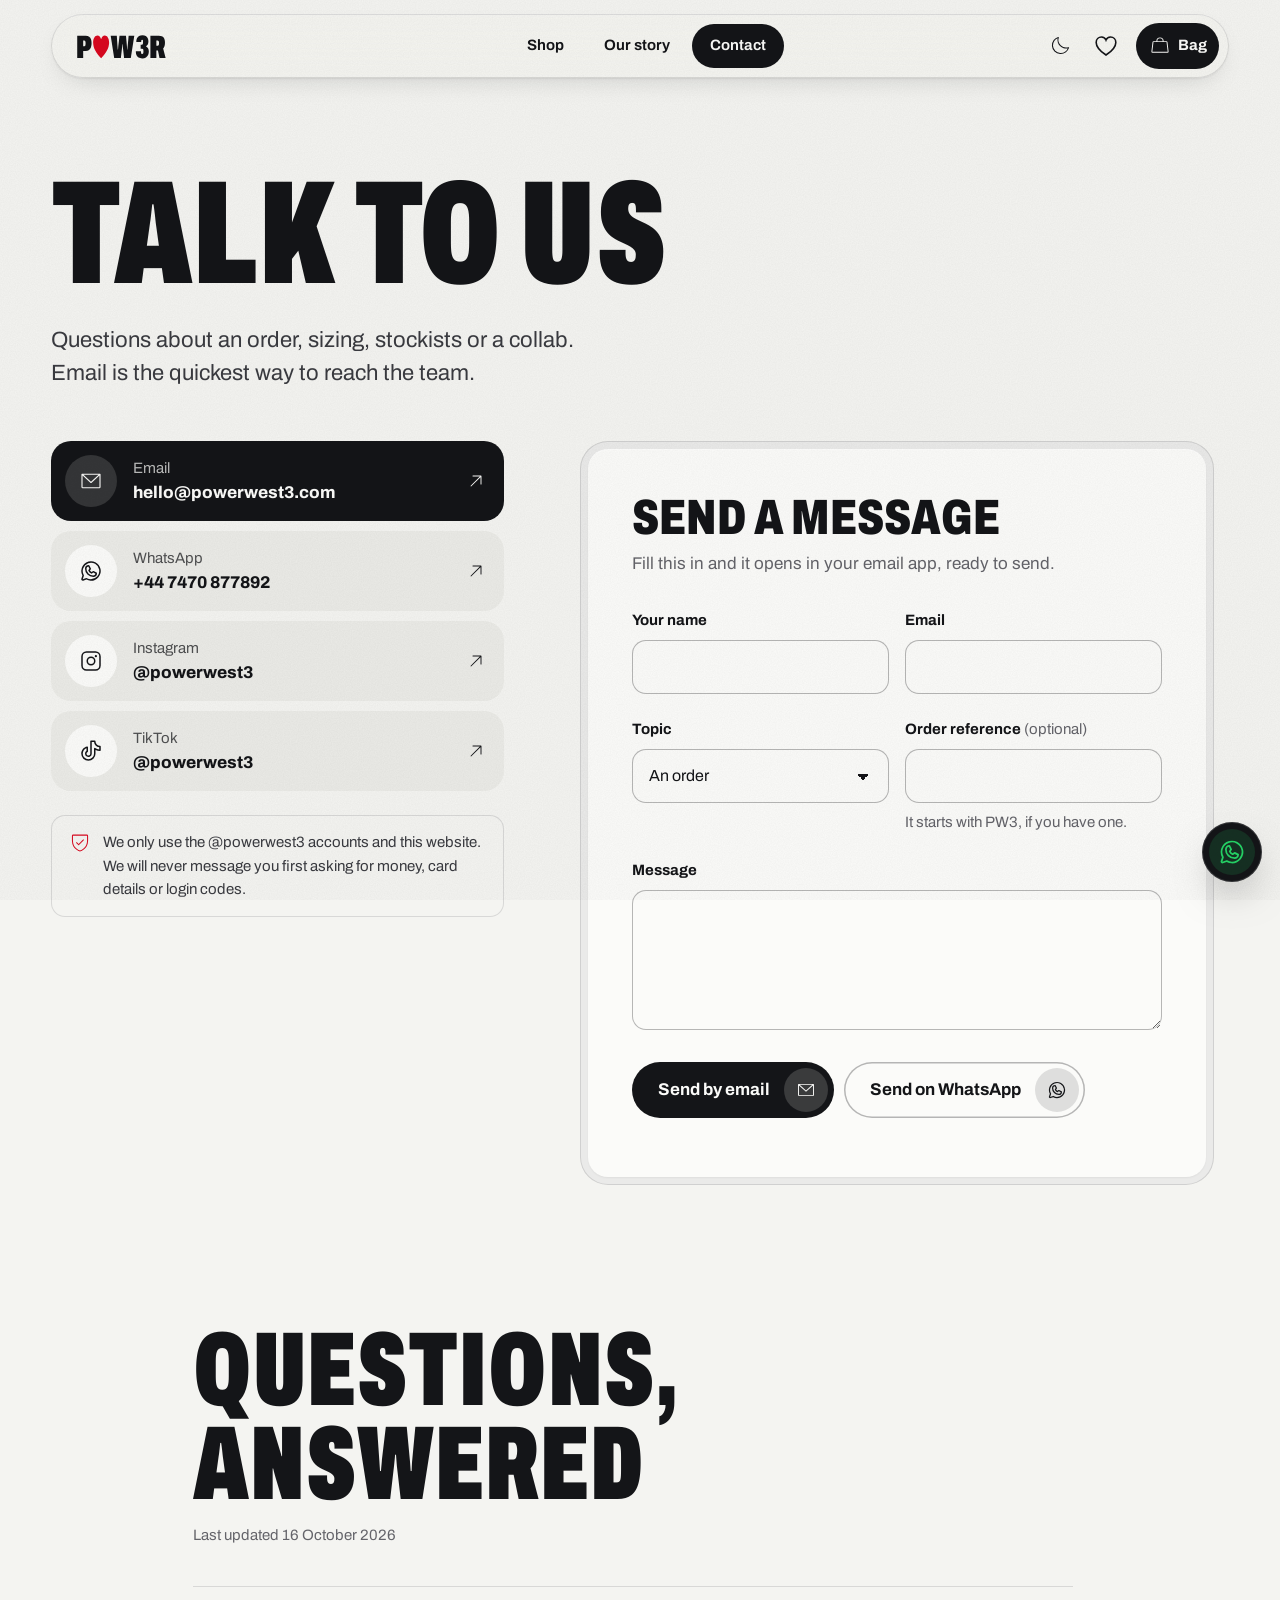
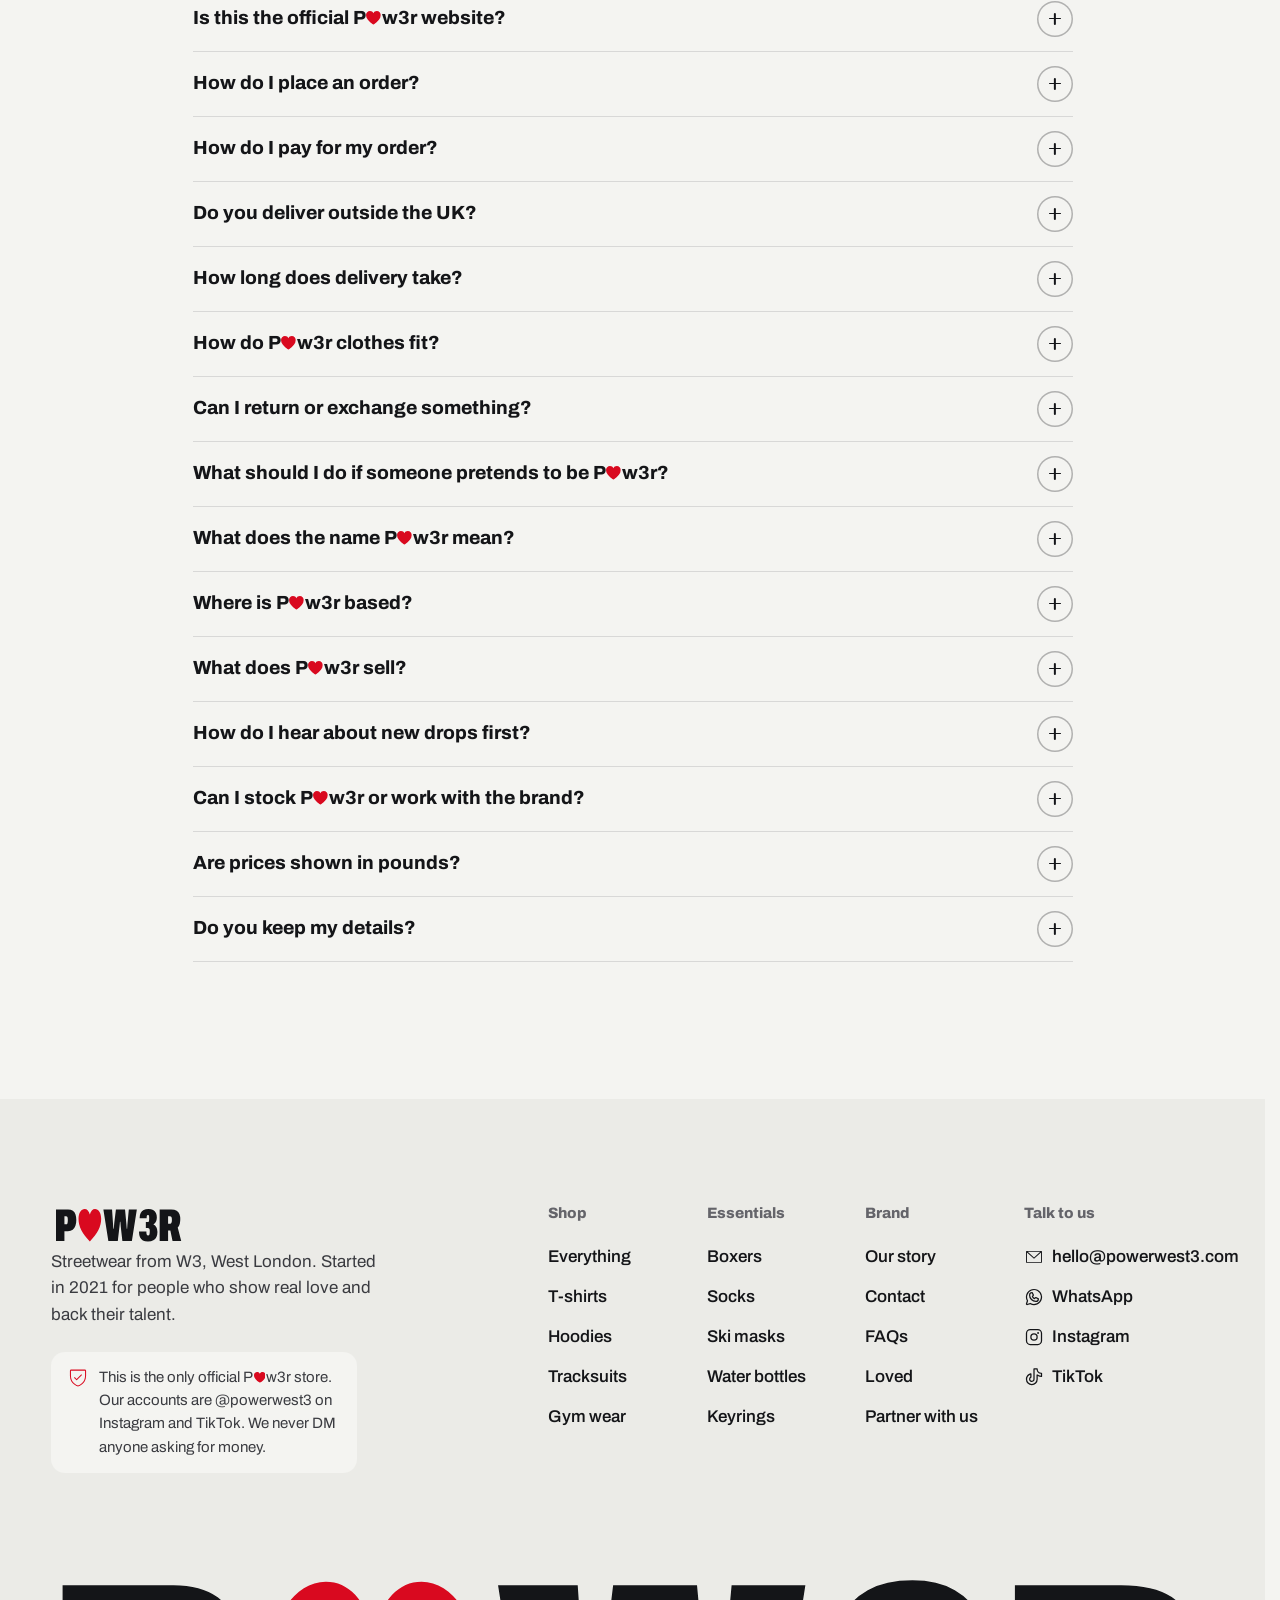
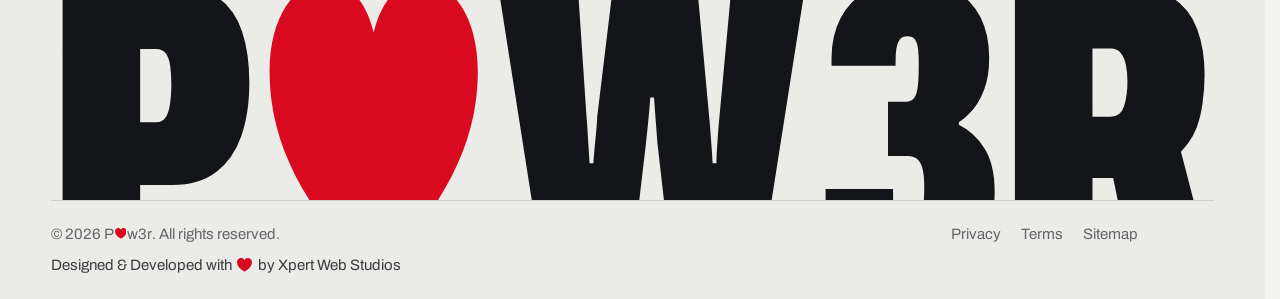
<file: contact.html>
<!doctype html>
<html lang="en-GB">
<head>
<meta charset="utf-8">
<meta name="viewport" content="width=device-width, initial-scale=1, viewport-fit=cover">
<title>Contact and FAQs | P❤w3r</title>
<meta name="description" content="Contact P❤w3r by email, WhatsApp, Instagram or TikTok (@powerwest3). Answers on ordering, payment, delivery, sizing, returns and spotting fake accounts.">
<link rel="canonical" href="https://powerwest3.com/contact.html">
<meta name="theme-color" content="#F4F4F1" media="(prefers-color-scheme: light)">
<meta name="theme-color" content="#121316" media="(prefers-color-scheme: dark)">
<meta name="color-scheme" content="light dark">
<meta property="og:type" content="website">
<meta property="og:site_name" content="P❤w3r">
<meta property="og:locale" content="en_GB">
<meta property="og:title" content="Contact and FAQs | P❤w3r">
<meta property="og:description" content="Contact P❤w3r by email, WhatsApp, Instagram or TikTok (@powerwest3). Answers on ordering, payment, delivery, sizing, returns and spotting fake accounts.">
<meta property="og:url" content="https://powerwest3.com/contact.html">
<meta property="og:image" content="https://powerwest3.com/images/og-image.png">
<meta property="og:image:width" content="1200">
<meta property="og:image:height" content="630">
<meta property="og:image:alt" content="The P❤w3r wordmark with a red heart in place of the O, above the line Power comes from the heart.">
<meta name="twitter:card" content="summary_large_image">
<meta name="twitter:title" content="Contact and FAQs | P❤w3r">
<meta name="twitter:description" content="Contact P❤w3r by email, WhatsApp, Instagram or TikTok (@powerwest3). Answers on ordering, payment, delivery, sizing, returns and spotting fake accounts.">
<meta name="twitter:image" content="https://powerwest3.com/images/og-image.png">
<link rel="icon" href="favicon.ico" sizes="32x32">
<link rel="icon" href="favicon.svg" type="image/svg+xml">
<link rel="apple-touch-icon" href="apple-touch-icon.png">
<link rel="manifest" href="site.webmanifest">
<link rel="preconnect" href="https://fonts.googleapis.com">
<link rel="preconnect" href="https://fonts.gstatic.com" crossorigin>
<link rel="preconnect" href="https://code.jquery.com" crossorigin>
<link rel="stylesheet" href="https://fonts.googleapis.com/css2?family=Archivo:wdth,wght@62..125,100..900&amp;display=swap">
<link rel="stylesheet" href="css/style.css">
<script>(function(d,w){var e=d.documentElement;e.classList.add('js');try{var t=w.localStorage.getItem('pw-theme');if(t==='dark'||t==='light'){e.setAttribute('data-theme',t);}}catch(x){}w.setTimeout(function(){if(!w.PW||!w.PW.booted){e.classList.remove('js');}},4000);})(document,window);</script>
<script type="application/ld+json">
{
  "@context": "https://schema.org",
  "@graph": [
    {
      "@type": "ContactPage",
      "name": "Contact P❤w3r",
      "url": "https://powerwest3.com/contact.html",
      "inLanguage": "en-GB",
      "about": {
        "@id": "https://powerwest3.com/#store"
      },
      "isPartOf": {
        "@id": "https://powerwest3.com/#website"
      }
    },
    {
      "@type": "FAQPage",
      "@id": "https://powerwest3.com/contact.html#faq",
      "datePublished": "2026-10-16",
      "dateModified": "2026-10-16",
      "mainEntity": [
        {
          "@type": "Question",
          "name": "Is this the official P❤w3r website?",
          "url": "https://powerwest3.com/contact.html#faq-official",
          "acceptedAnswer": {
            "@type": "Answer",
            "text": "Yes. This is the only official P❤w3r store. Our social accounts are @powerwest3 on Instagram and TikTok. We never DM anyone asking for money, card details or login codes. If an account asks you for money, it isn’t us."
          }
        },
        {
          "@type": "Question",
          "name": "How do I place an order?",
          "url": "https://powerwest3.com/contact.html#faq-order",
          "acceptedAnswer": {
            "@type": "Answer",
            "text": "Add pieces to your bag, open the checkout and fill in your details. Then send your order to us on WhatsApp or by email in one tap. We reply to confirm stock, the delivery cost and how to pay."
          }
        },
        {
          "@type": "Question",
          "name": "How do I pay for my order?",
          "url": "https://powerwest3.com/contact.html#faq-payment",
          "acceptedAnswer": {
            "@type": "Answer",
            "text": "You don’t pay on this website. After you send your order, we reply with your total including delivery and the ways you can pay. Your order is confirmed once your payment arrives."
          }
        },
        {
          "@type": "Question",
          "name": "Do you deliver outside the UK?",
          "url": "https://powerwest3.com/contact.html#faq-delivery",
          "acceptedAnswer": {
            "@type": "Answer",
            "text": "Yes. P❤w3r delivers across the UK and worldwide. The cost and timing depend on where you live, so we confirm both in our reply to your order, before you pay anything."
          }
        },
        {
          "@type": "Question",
          "name": "How long does delivery take?",
          "url": "https://powerwest3.com/contact.html#faq-delivery-time",
          "acceptedAnswer": {
            "@type": "Answer",
            "text": "It depends on your location and the delivery option you choose. We tell you the expected delivery time in our reply to your order, before you pay, so you know when to expect your parcel."
          }
        },
        {
          "@type": "Question",
          "name": "How do P❤w3r clothes fit?",
          "url": "https://powerwest3.com/contact.html#faq-sizing",
          "acceptedAnswer": {
            "@type": "Answer",
            "text": "Every product page has a fit note. Tees are a regular fit and hoodies are relaxed, so size up for an oversized look. If you’re between sizes, message us your height and usual size and we’ll help you choose."
          }
        },
        {
          "@type": "Question",
          "name": "Can I return or exchange something?",
          "url": "https://powerwest3.com/contact.html#faq-returns",
          "acceptedAnswer": {
            "@type": "Answer",
            "text": "Yes. You can return unworn items within 14 days of delivery. Message us first with your order reference and we’ll tell you where to send them. Exchanges for a different size work the same way."
          }
        },
        {
          "@type": "Question",
          "name": "What should I do if someone pretends to be P❤w3r?",
          "url": "https://powerwest3.com/contact.html#faq-scam",
          "acceptedAnswer": {
            "@type": "Answer",
            "text": "Don’t send money or details. Our old Instagram account was hacked and used to ask followers for money. Our only accounts are @powerwest3. Report the fake account on the app and email us so we can warn others."
          }
        },
        {
          "@type": "Question",
          "name": "What does the name P❤w3r mean?",
          "url": "https://powerwest3.com/contact.html#faq-name",
          "acceptedAnswer": {
            "@type": "Answer",
            "text": "P❤w3r is said “Power”, the name people have always called founder Conrad Richards Tavernier. The heart replaces the O and stands for a pure and honest heart. The 3 replaces the E, for W3, his West London postcode."
          }
        },
        {
          "@type": "Question",
          "name": "Where is P❤w3r based?",
          "url": "https://powerwest3.com/contact.html#faq-location",
          "acceptedAnswer": {
            "@type": "Answer",
            "text": "P❤w3r is based in W3, West London, in the United Kingdom. The brand started there in 2021 and now sells to customers across the UK and around the world through this official online store."
          }
        },
        {
          "@type": "Question",
          "name": "What does P❤w3r sell?",
          "url": "https://powerwest3.com/contact.html#faq-range",
          "acceptedAnswer": {
            "@type": "Answer",
            "text": "P❤w3r makes T-shirts, hoodies, tracksuits, gym wear, ski masks, boxers, socks, water bottles and keyrings. Every piece carries the heart or the P❤w3r wordmark. You can see the full range on the shop page."
          }
        },
        {
          "@type": "Question",
          "name": "How do I hear about new drops first?",
          "url": "https://powerwest3.com/contact.html#faq-drops",
          "acceptedAnswer": {
            "@type": "Answer",
            "text": "Join the drop list on WhatsApp or by email from the home page, and follow @powerwest3 on Instagram and TikTok. We message the drop list before new pieces go live in the store."
          }
        },
        {
          "@type": "Question",
          "name": "Can I stock P❤w3r or work with the brand?",
          "url": "https://powerwest3.com/contact.html#faq-partners",
          "acceptedAnswer": {
            "@type": "Answer",
            "text": "Yes. We’re open to stockists, collaborators and investors who share the brand’s values. Email hello@powerwest3.com with a short introduction, or use the contact form and choose the topic that fits."
          }
        },
        {
          "@type": "Question",
          "name": "Are prices shown in pounds?",
          "url": "https://powerwest3.com/contact.html#faq-currency",
          "acceptedAnswer": {
            "@type": "Answer",
            "text": "Yes. All prices are in British pounds (GBP). If you order from outside the UK, we confirm the final total in our reply, including delivery, before you pay. Your bank sets any conversion rate."
          }
        },
        {
          "@type": "Question",
          "name": "Do you keep my details?",
          "url": "https://powerwest3.com/contact.html#faq-data",
          "acceptedAnswer": {
            "@type": "Answer",
            "text": "Your bag and Loved list are saved only in your own browser. When you send an order or a message, your details reach us inside that WhatsApp message or email, and we use them only to handle it."
          }
        }
      ]
    }
  ]
}
</script>
</head>
<body class="page-contact">
<svg class="sprite" aria-hidden="true" focusable="false" xmlns="http://www.w3.org/2000/svg"><defs><symbol id="i-bag" viewBox="0 0 256 256"><path d="M237.9,198.36l-14.25-120a14.06,14.06,0,0,0-14-12.36H174V64a46,46,0,0,0-92,0v2H46.33a14.06,14.06,0,0,0-14,12.36l-14.25,120a14,14,0,0,0,14,15.64H223.92a14,14,0,0,0,14-15.64ZM94,64a34,34,0,0,1,68,0v2H94ZM225.5,201.3a2.07,2.07,0,0,1-1.58.7H32.08a2.07,2.07,0,0,1-1.58-.7,1.92,1.92,0,0,1-.49-1.53l14.26-120A2,2,0,0,1,46.33,78H209.67a2,2,0,0,1,2.06,1.77l14.26,120A1.92,1.92,0,0,1,225.5,201.3Z"/></symbol><symbol id="i-close" viewBox="0 0 256 256"><path d="M204.24,195.76a6,6,0,1,1-8.48,8.48L128,136.49,60.24,204.24a6,6,0,0,1-8.48-8.48L119.51,128,51.76,60.24a6,6,0,0,1,8.48-8.48L128,119.51l67.76-67.75a6,6,0,0,1,8.48,8.48L136.49,128Z"/></symbol><symbol id="i-arrow" viewBox="0 0 256 256"><path d="M198,64V168a6,6,0,0,1-12,0V78.48L68.24,196.24a6,6,0,0,1-8.48-8.48L177.52,70H88a6,6,0,0,1,0-12H192A6,6,0,0,1,198,64Z"/></symbol><symbol id="i-plus" viewBox="0 0 256 256"><path d="M222,128a6,6,0,0,1-6,6H134v82a6,6,0,0,1-12,0V134H40a6,6,0,0,1,0-12h82V40a6,6,0,0,1,12,0v82h82A6,6,0,0,1,222,128Z"/></symbol><symbol id="i-minus" viewBox="0 0 256 256"><path d="M222,128a6,6,0,0,1-6,6H40a6,6,0,0,1,0-12H216A6,6,0,0,1,222,128Z"/></symbol><symbol id="i-whatsapp" viewBox="0 0 256 256"><path d="M187.58,144.84l-32-16a8,8,0,0,0-8,.5l-14.69,9.8a40.55,40.55,0,0,1-16-16l9.8-14.69a8,8,0,0,0,.5-8l-16-32A8,8,0,0,0,104,64a40,40,0,0,0-40,40,88.1,88.1,0,0,0,88,88,40,40,0,0,0,40-40A8,8,0,0,0,187.58,144.84ZM152,176a72.08,72.08,0,0,1-72-72A24,24,0,0,1,99.29,80.46l11.48,23L101,118a8,8,0,0,0-.73,7.51,56.47,56.47,0,0,0,30.15,30.15A8,8,0,0,0,138,155l14.61-9.74,23,11.48A24,24,0,0,1,152,176ZM128,24A104,104,0,0,0,36.18,176.88L24.83,210.93a16,16,0,0,0,20.24,20.24l34.05-11.35A104,104,0,1,0,128,24Zm0,192a87.87,87.87,0,0,1-44.06-11.81,8,8,0,0,0-6.54-.67L40,216,52.47,178.6a8,8,0,0,0-.66-6.54A88,88,0,1,1,128,216Z"/></symbol><symbol id="i-instagram" viewBox="0 0 256 256"><path d="M128,80a48,48,0,1,0,48,48A48.05,48.05,0,0,0,128,80Zm0,80a32,32,0,1,1,32-32A32,32,0,0,1,128,160ZM176,24H80A56.06,56.06,0,0,0,24,80v96a56.06,56.06,0,0,0,56,56h96a56.06,56.06,0,0,0,56-56V80A56.06,56.06,0,0,0,176,24Zm40,152a40,40,0,0,1-40,40H80a40,40,0,0,1-40-40V80A40,40,0,0,1,80,40h96a40,40,0,0,1,40,40ZM192,76a12,12,0,1,1-12-12A12,12,0,0,1,192,76Z"/></symbol><symbol id="i-tiktok" viewBox="0 0 256 256"><path d="M224,72a48.05,48.05,0,0,1-48-48,8,8,0,0,0-8-8H128a8,8,0,0,0-8,8V156a20,20,0,1,1-28.57-18.08A8,8,0,0,0,96,130.69V88a8,8,0,0,0-9.4-7.88C50.91,86.48,24,119.1,24,156a76,76,0,0,0,152,0V116.29A103.25,103.25,0,0,0,224,128a8,8,0,0,0,8-8V80A8,8,0,0,0,224,72Zm-8,39.64a87.19,87.19,0,0,1-43.33-16.15A8,8,0,0,0,160,102v54a60,60,0,0,1-120,0c0-25.9,16.64-49.13,40-57.6v27.67A36,36,0,1,0,136,156V32h24.5A64.14,64.14,0,0,0,216,87.5Z"/></symbol><symbol id="i-mail" viewBox="0 0 256 256"><path d="M224,50H32a6,6,0,0,0-6,6V192a14,14,0,0,0,14,14H216a14,14,0,0,0,14-14V56A6,6,0,0,0,224,50ZM208.58,62,128,135.86,47.42,62ZM216,194H40a2,2,0,0,1-2-2V69.64l86,78.78a6,6,0,0,0,8.1,0L218,69.64V192A2,2,0,0,1,216,194Z"/></symbol><symbol id="i-phone" viewBox="0 0 256 256"><path d="M221.59,160.3l-47.24-21.17a14,14,0,0,0-13.28,1.22,4.81,4.81,0,0,0-.56.42l-24.69,21a1.88,1.88,0,0,1-1.68.06c-15.87-7.66-32.31-24-40-39.65a1.91,1.91,0,0,1,0-1.68l21.07-25a6.13,6.13,0,0,0,.42-.58,14,14,0,0,0,1.12-13.27L95.73,34.49a14,14,0,0,0-14.56-8.38A54.24,54.24,0,0,0,34,80c0,78.3,63.7,142,142,142a54.25,54.25,0,0,0,53.89-47.17A14,14,0,0,0,221.59,160.3ZM176,210C104.32,210,46,151.68,46,80A42.23,42.23,0,0,1,82.67,38h.23a2,2,0,0,1,1.84,1.31l21.1,47.11a2,2,0,0,1,0,1.67L84.73,113.15a4.73,4.73,0,0,0-.43.57,14,14,0,0,0-.91,13.73c8.87,18.16,27.17,36.32,45.53,45.19a14,14,0,0,0,13.77-1c.19-.13.38-.27.56-.42l24.68-21a1.92,1.92,0,0,1,1.6-.1l47.25,21.17a2,2,0,0,1,1.21,2A42.24,42.24,0,0,1,176,210Z"/></symbol><symbol id="i-moon" viewBox="0 0 256 256"><path d="M232.13,143.64a6,6,0,0,0-6-1.49A90.07,90.07,0,0,1,113.86,29.85a6,6,0,0,0-7.49-7.48A102.88,102.88,0,0,0,54.48,58.68,102,102,0,0,0,197.32,201.52a102.88,102.88,0,0,0,36.31-51.89A6,6,0,0,0,232.13,143.64Zm-42,48.29a90,90,0,0,1-126-126A90.9,90.9,0,0,1,99.65,37.66,102.06,102.06,0,0,0,218.34,156.35,90.9,90.9,0,0,1,190.1,191.93Z"/></symbol><symbol id="i-sun" viewBox="0 0 256 256"><path d="M122,40V16a6,6,0,0,1,12,0V40a6,6,0,0,1-12,0Zm68,88a62,62,0,1,1-62-62A62.07,62.07,0,0,1,190,128Zm-12,0a50,50,0,1,0-50,50A50.06,50.06,0,0,0,178,128ZM59.76,68.24a6,6,0,1,0,8.48-8.48l-16-16a6,6,0,0,0-8.48,8.48Zm0,119.52-16,16a6,6,0,1,0,8.48,8.48l16-16a6,6,0,1,0-8.48-8.48ZM192,70a6,6,0,0,0,4.24-1.76l16-16a6,6,0,0,0-8.48-8.48l-16,16A6,6,0,0,0,192,70Zm4.24,117.76a6,6,0,0,0-8.48,8.48l16,16a6,6,0,0,0,8.48-8.48ZM46,128a6,6,0,0,0-6-6H16a6,6,0,0,0,0,12H40A6,6,0,0,0,46,128Zm82,82a6,6,0,0,0-6,6v24a6,6,0,0,0,12,0V216A6,6,0,0,0,128,210Zm112-88H216a6,6,0,0,0,0,12h24a6,6,0,0,0,0-12Z"/></symbol><symbol id="i-check" viewBox="0 0 256 256"><path d="M232.49,80.49l-128,128a12,12,0,0,1-17,0l-56-56a12,12,0,1,1,17-17L96,183,215.51,63.51a12,12,0,0,1,17,17Z"/></symbol><symbol id="i-copy" viewBox="0 0 256 256"><path d="M216,34H88a6,6,0,0,0-6,6V82H40a6,6,0,0,0-6,6V216a6,6,0,0,0,6,6H168a6,6,0,0,0,6-6V174h42a6,6,0,0,0,6-6V40A6,6,0,0,0,216,34ZM162,210H46V94H162Zm48-48H174V88a6,6,0,0,0-6-6H94V46H210Z"/></symbol><symbol id="i-shield" viewBox="0 0 256 256"><path d="M208,42H48A14,14,0,0,0,34,56v56c0,51.94,25.12,83.4,46.2,100.64,22.73,18.6,45.27,24.89,46.22,25.15a6,6,0,0,0,3.16,0c.95-.26,23.49-6.55,46.22-25.15C196.88,195.4,222,163.94,222,112V56A14,14,0,0,0,208,42Zm2,70c0,37.76-13.94,68.39-41.44,91.06A131.17,131.17,0,0,1,128,225.72a130.94,130.94,0,0,1-40.56-22.66C59.94,180.39,46,149.76,46,112V56a2,2,0,0,1,2-2H208a2,2,0,0,1,2,2ZM172.24,99.76a6,6,0,0,1,0,8.48l-56,56a6,6,0,0,1-8.48,0l-24-24a6,6,0,0,1,8.48-8.48L112,151.51l51.76-51.75A6,6,0,0,1,172.24,99.76Z"/></symbol><symbol id="i-truck" viewBox="0 0 256 256"><path d="M253.57,117.78l-14-35a13.93,13.93,0,0,0-13-8.8H190V64a6,6,0,0,0-6-6H32A14,14,0,0,0,18,72V184a14,14,0,0,0,14,14H50.6a30,30,0,0,0,58.8,0h53.2a30,30,0,0,0,58.8,0H240a14,14,0,0,0,14-14V120A6,6,0,0,0,253.57,117.78ZM190,86h36.58a2,2,0,0,1,1.86,1.26L239.14,114H190ZM30,72a2,2,0,0,1,2-2H178v68H30ZM80,210a18,18,0,1,1,18-18A18,18,0,0,1,80,210Zm82.6-24H109.4a30,30,0,0,0-58.8,0H32a2,2,0,0,1-2-2V150H178v15.48A30.1,30.1,0,0,0,162.6,186ZM192,210a18,18,0,1,1,18-18A18,18,0,0,1,192,210Zm50-26a2,2,0,0,1-2,2H221.4A30.05,30.05,0,0,0,192,162c-.67,0-1.34,0-2,.07V126h52Z"/></symbol><symbol id="i-chat" viewBox="0 0 256 256"><path d="M138,128a10,10,0,1,1-10-10A10,10,0,0,1,138,128ZM84,118a10,10,0,1,0,10,10A10,10,0,0,0,84,118Zm88,0a10,10,0,1,0,10,10A10,10,0,0,0,172,118Zm58,10A102,102,0,0,1,79.31,217.65L44.44,229.27a14,14,0,0,1-17.71-17.71l11.62-34.87A102,102,0,1,1,230,128Zm-12,0A90,90,0,1,0,50.08,173.06a6,6,0,0,1,.5,4.91L38.12,215.35a2,2,0,0,0,2.53,2.53L78,205.42a6.2,6.2,0,0,1,1.9-.31,6.09,6.09,0,0,1,3,.81A90,90,0,0,0,218,128Z"/></symbol><symbol id="i-handshake" viewBox="0 0 256 256"><path d="M252.51,108.8,227,57.75a14,14,0,0,0-18.78-6.27L182.66,64.26,129.53,50.2a6.1,6.1,0,0,0-3.06,0L73.34,64.26,47.79,51.48A14,14,0,0,0,29,57.75L3.49,108.8a14,14,0,0,0,6.26,18.78L36.9,141.16l55.61,39.72a6,6,0,0,0,2,.94l64,16A6.08,6.08,0,0,0,160,198a6,6,0,0,0,4.24-1.76l55.31-55.31,26.7-13.35a14,14,0,0,0,6.26-18.78Zm-53,35.16-35.8-28.68a6,6,0,0,0-8,.45c-18.65,18.79-39.5,16.42-52.79,7.92a2,2,0,0,1-.94-1.5,1.9,1.9,0,0,1,.51-1.55L146.43,78h33.86l28.41,56.82ZM14.11,115.69a2,2,0,0,1,.11-1.52L39.74,63.11a2,2,0,0,1,1.8-1.1,2,2,0,0,1,.89.21l22.21,11.1L37.32,128l-22.21-11.1A2,2,0,0,1,14.11,115.69Zm144.05,69.67-59.6-14.9L47.66,134.1,76.84,75.75,128,62.21l14.8,3.92a5.92,5.92,0,0,0-3,1.57L94.1,112.05a14,14,0,0,0,2.39,21.72c20.22,12.92,44.75,10.49,63.8-5.89L191,152.5Zm83.73-69.67a2,2,0,0,1-1,1.16L218.68,128,191.36,73.32l22.21-11.1a2,2,0,0,1,1.53-.11,2,2,0,0,1,1.16,1l25.52,51.06A2,2,0,0,1,241.89,115.69Zm-112,101.76a6,6,0,0,1-7.27,4.37L80.89,211.39a5.88,5.88,0,0,1-2-.94L52.52,191.64a6,6,0,1,1,7-9.77L84.91,200l40.61,10.15A6,6,0,0,1,129.88,217.45Z"/></symbol><symbol id="i-package" viewBox="0 0 256 256"><path d="M222.72,67.91l-88-48.18a13.9,13.9,0,0,0-13.44,0l-88,48.18A14,14,0,0,0,26,80.18v95.64a14,14,0,0,0,7.28,12.27l88,48.18a13.92,13.92,0,0,0,13.44,0l88-48.18A14,14,0,0,0,230,175.82V80.18A14,14,0,0,0,222.72,67.91ZM127,30.25a2,2,0,0,1,1.92,0L212.51,76,178.57,94.57,94.05,48.31ZM122,223,39,177.57a2,2,0,0,1-1-1.75V86.66l84,46ZM43.49,76,81.56,55.15l84.51,46.26L128,122.24ZM218,175.82a2,2,0,0,1-1,1.75h0L134,223V132.64l36-19.71V152a6,6,0,0,0,12,0V106.37l36-19.71Z"/></symbol><symbol id="i-sparkle" viewBox="0 0 256 256"><path d="M196.89,130.94,144.4,111.6,125.06,59.11a13.92,13.92,0,0,0-26.12,0L79.6,111.6,27.11,130.94a13.92,13.92,0,0,0,0,26.12L79.6,176.4l19.34,52.49a13.92,13.92,0,0,0,26.12,0L144.4,176.4l52.49-19.34a13.92,13.92,0,0,0,0-26.12Zm-4.15,14.86-55.08,20.3a6,6,0,0,0-3.56,3.56l-20.3,55.08a1.92,1.92,0,0,1-3.6,0L89.9,169.66a6,6,0,0,0-3.56-3.56L31.26,145.8a1.92,1.92,0,0,1,0-3.6l55.08-20.3a6,6,0,0,0,3.56-3.56l20.3-55.08a1.92,1.92,0,0,1,3.6,0l20.3,55.08a6,6,0,0,0,3.56,3.56l55.08,20.3a1.92,1.92,0,0,1,0,3.6ZM146,40a6,6,0,0,1,6-6h18V16a6,6,0,0,1,12,0V34h18a6,6,0,0,1,0,12H182V64a6,6,0,0,1-12,0V46H152A6,6,0,0,1,146,40ZM246,88a6,6,0,0,1-6,6H230v10a6,6,0,0,1-12,0V94H208a6,6,0,0,1,0-12h10V72a6,6,0,0,1,12,0V82h10A6,6,0,0,1,246,88Z"/></symbol><symbol id="i-pause" viewBox="0 0 256 256"><path d="M200,32H160a16,16,0,0,0-16,16V208a16,16,0,0,0,16,16h40a16,16,0,0,0,16-16V48A16,16,0,0,0,200,32Zm0,176H160V48h40ZM96,32H56A16,16,0,0,0,40,48V208a16,16,0,0,0,16,16H96a16,16,0,0,0,16-16V48A16,16,0,0,0,96,32Zm0,176H56V48H96Z"/></symbol><symbol id="i-play" viewBox="0 0 256 256"><path d="M232.4,114.49,88.32,26.35a16,16,0,0,0-16.2-.3A15.86,15.86,0,0,0,64,39.87V216.13A15.94,15.94,0,0,0,80,232a16.07,16.07,0,0,0,8.36-2.35L232.4,141.51a15.81,15.81,0,0,0,0-27ZM80,215.94V40l143.83,88Z"/></symbol><symbol id="i-warning" viewBox="0 0 256 256"><path d="M128,24A104,104,0,1,0,232,128,104.11,104.11,0,0,0,128,24Zm0,192a88,88,0,1,1,88-88A88.1,88.1,0,0,1,128,216Zm-8-80V80a8,8,0,0,1,16,0v56a8,8,0,0,1-16,0Zm20,36a12,12,0,1,1-12-12A12,12,0,0,1,140,172Z"/></symbol><symbol id="i-heart" viewBox="0 0 100 92"><path d="M50 92C17 69.92 0 50.6 0 27.6C0 11.04 12 0 27 0C38 0 46 5.52 50 15.64C54 5.52 62 0 73 0C88 0 100 11.04 100 27.6C100 50.6 83 69.92 50 92Z"/></symbol><symbol id="wm" viewBox="-2 -4 402 108"><path fill="currentColor" d="M26.82 100L0 100L0-0.29L38.34-0.29Q47.81-0.29 53.64 3.86Q59.48 8.02 62.03 15.60Q64.58 23.18 64.58 33.38L64.58 33.38Q64.58 43.88 61.81 51.82Q59.04 59.77 53.13 64.29Q47.23 68.80 37.90 68.80L37.90 68.80L26.82 68.80L26.82 100ZM26.82 21.72L26.82 47.08L32.36 47.08Q35.57 47.08 36.59 43.37Q37.61 39.65 37.61 34.26L37.61 34.26Q37.61 30.61 37.24 27.77Q36.88 24.93 35.71 23.32Q34.55 21.72 32.36 21.72L32.36 21.72L26.82 21.72ZM196.35 100L166.32 100L150.58-0.29L178.13-0.29L181.19 45.48Q181.34 46.65 181.48 49.34Q181.63 52.04 181.85 55.25Q182.06 58.45 182.21 61.22L182.21 61.22L183.52 61.22Q183.67 59.18 183.89 56.85Q184.10 54.52 184.32 52.26Q184.54 50 184.69 48.18Q184.83 46.36 184.83 45.48L184.83 45.48L190.37-0.29L219.38-0.29L223.61 45.48Q223.76 46.94 223.97 49.71Q224.19 52.48 224.41 55.61Q224.63 58.75 224.78 61.22L224.78 61.22L226.09 61.22Q226.09 59.48 226.23 57.22Q226.38 54.96 226.52 52.77Q226.67 50.58 226.82 48.69Q226.96 46.79 227.11 45.48L227.11 45.48L231.34-0.29L256.85-0.29L241.10 100L210.93 100L205.68 54.23Q205.53 52.19 205.31 49.34Q205.10 46.50 204.88 43.59Q204.66 40.67 204.51 38.48L204.51 38.48L203.20 38.48Q203.06 40.96 202.76 44.10Q202.47 47.23 202.18 50Q201.89 52.77 201.74 54.23L201.74 54.23L196.35 100ZM292.13 101.75L292.13 101.75Q282.21 101.75 276.02 98.18Q269.82 94.61 266.83 88.12Q263.85 81.63 263.85 73.03L263.85 73.03L263.85 70.12L287.17 70.12L287.17 72.45Q287.17 76.68 288.19 79.45Q289.21 82.22 292.42 82.22L292.42 82.22Q295.92 82.22 296.94 79.15Q297.96 76.09 297.96 69.39L297.96 69.39Q297.96 65.89 297.45 63.56Q296.94 61.22 295.70 59.99Q294.46 58.75 292.27 58.75L292.27 58.75L285.42 58.75L285.42 39.94L291.54 39.94Q293.58 39.94 294.53 38.56Q295.48 37.17 295.77 34.33Q296.06 31.49 296.06 26.97L296.06 26.97Q296.06 23.91 295.84 21.79Q295.62 19.68 294.82 18.51Q294.02 17.35 292.13 17.35L292.13 17.35Q290.38 17.35 289.50 18.44Q288.63 19.53 288.34 21.43Q288.04 23.32 288.04 25.80L288.04 25.80L288.04 27.55L265.89 27.55L265.89 24.93Q265.89 17.06 269.09 10.93Q272.30 4.81 278.42 1.38Q284.55-2.04 293.87-2.04L293.87-2.04Q302.62-2.04 308.52 1.38Q314.43 4.81 317.42 10.79Q320.41 16.76 320.41 24.78L320.41 24.78Q320.41 31.20 318.73 35.64Q317.05 40.09 314.65 42.86Q312.24 45.63 309.91 47.08L309.91 47.08L309.91 47.96Q315.30 50.58 318.80 56.12Q322.30 61.66 322.30 71.14L322.30 71.14Q322.30 80.03 319.09 86.95Q315.89 93.88 309.25 97.81Q302.62 101.75 292.13 101.75ZM356.12 100L329.30 100L329.30-0.29L366.03-0.29Q377.26-0.29 383.53 3.79Q389.80 7.87 392.35 14.87Q394.90 21.87 394.90 30.47L394.90 30.47Q394.90 38.34 393.29 45.26Q391.69 52.19 386.73 57.29L386.73 57.29L397.81 100L370.26 100L363.27 66.33L356.12 66.33L356.12 100ZM356.12 21.57L356.12 45.19L362.39 45.19Q365.89 45.19 367.06 41.47Q368.22 37.76 368.22 33.09L368.22 33.09Q368.22 29.88 367.71 27.33Q367.20 24.78 365.96 23.18Q364.72 21.57 362.39 21.57L362.39 21.57L356.12 21.57Z"/><path style="fill:var(--c-accent)" d="M107.58 101.5C83.82 76.78 71.58 55.15 71.58 29.4C71.58 10.86 80.22 -1.5 91.02 -1.5C98.94 -1.5 104.7 4.68 107.58 16.01C110.46 4.68 116.22 -1.5 124.14 -1.5C134.94 -1.5 143.58 10.86 143.58 29.4C143.58 55.15 131.34 76.78 107.58 101.5Z"/></symbol></defs></svg>
<a class="skip" href="#main" data-inertable>Skip to content</a>
<header class="site-header" data-inertable>
  <div class="island">
    <a class="logo" href="index.html" aria-label="P❤w3r home" translate="no"><svg viewBox="-2 -4 402 108" aria-hidden="true" focusable="false"><use href="#wm"/></svg></a>
    <nav class="nav" aria-label="Main">
      <ul class="nav__list">
        <li><a class="nav__link" href="shop.html">Shop</a></li>
        <li><a class="nav__link" href="story.html">Our story</a></li>
        <li><a class="nav__link" href="contact.html" aria-current="page">Contact</a></li>
      </ul>
    </nav>
    <div class="actions">
      <button class="icon-btn theme-toggle" type="button" data-theme-toggle aria-label="Switch to dark mode"><svg class="icon" aria-hidden="true" focusable="false"><use href="#i-moon"/></svg></button>
      <a class="icon-btn" href="shop.html?view=loved" data-loved-link aria-label="Loved, 0 items"><svg class="icon" viewBox="-6 -6 112 104" aria-hidden="true" focusable="false"><path d="M50 92C17 69.92 0 50.6 0 27.6C0 11.04 12 0 27 0C38 0 46 5.52 50 15.64C54 5.52 62 0 73 0C88 0 100 11.04 100 27.6C100 50.6 83 69.92 50 92Z" fill="none" stroke="currentColor" stroke-width="1.6" vector-effect="non-scaling-stroke"/></svg><span class="count is-empty" data-loved-count aria-hidden="true">0</span></a>
      <button class="bag-btn" type="button" data-bag-open data-bag-btn aria-haspopup="dialog" aria-controls="bag" aria-expanded="false" aria-label="Bag, 0 items"><svg class="icon" aria-hidden="true" focusable="false"><use href="#i-bag"/></svg><span class="bag-btn__label" aria-hidden="true">Bag</span><span class="count is-empty" data-bag-count aria-hidden="true">0</span></button>
      <button class="menu-btn" type="button" data-menu-toggle aria-expanded="false" aria-controls="menu"><span class="sr-only">Open menu</span><span class="menu-btn__bars" aria-hidden="true"><i></i><i></i></span></button>
    </div>
    <span class="island__progress" aria-hidden="true"></span>
  </div>
</header>
<div class="menu" id="menu" inert>
  <nav aria-label="Menu">
    <ul class="menu__list">
      <li><a href="index.html" style="--i:0">Home</a></li>
      <li><a href="shop.html" style="--i:1">Shop</a></li>
      <li><a href="story.html" style="--i:2">Our story</a></li>
      <li><a href="contact.html" style="--i:3" aria-current="page">Contact</a></li>
    </ul>
  </nav>
  <div class="menu__foot">
    <span class="plate" aria-hidden="true">West London <span class="plate__pc">W3</span></span>
    <div class="menu__social">
      <a class="chip" href="https://www.instagram.com/powerwest3/" target="_blank" rel="noopener"><svg class="icon" aria-hidden="true" focusable="false"><use href="#i-instagram"/></svg>Instagram</a>
      <a class="chip" href="https://www.tiktok.com/@powerwest3" target="_blank" rel="noopener"><svg class="icon" aria-hidden="true" focusable="false"><use href="#i-tiktok"/></svg>TikTok</a>
      <a class="chip" href="mailto:hello@powerwest3.com"><svg class="icon" aria-hidden="true" focusable="false"><use href="#i-mail"/></svg>Email</a>
      <button class="chip" type="button" data-theme-toggle aria-label="Switch to dark mode"><svg class="icon" aria-hidden="true" focusable="false"><use href="#i-moon"/></svg><span data-theme-label>Dark mode</span></button>
    </div>
  </div>
</div>
<main id="main">
  <section class="phead wrap" aria-labelledby="contact-title">
    <h1 class="phead__title display" id="contact-title" data-lines><span class="line"><span>Talk to us</span></span></h1>
    <p class="lede phead__lede">Questions about an order, sizing, stockists or a collab. Email is the quickest way to reach the team.</p>
  </section>

  <section class="wrap contact__grid" aria-label="Ways to reach us">
    <div>
      <ul class="channels" data-stagger>
        <li data-reveal><a class="channel channel--primary" href="mailto:hello@powerwest3.com"><span class="channel__icon"><svg class="icon" aria-hidden="true" focusable="false"><use href="#i-mail"/></svg></span><span><span class="channel__label">Email</span><span class="channel__value">hello@powerwest3.com</span></span><svg class="icon" aria-hidden="true" focusable="false"><use href="#i-arrow"/></svg></a></li>
        <li data-reveal><a class="channel" href="https://wa.me/447470877892?text=Hi%20P%E2%9D%A4w3r%2C%20I%20have%20a%20question." target="_blank" rel="noopener"><span class="channel__icon"><svg class="icon" aria-hidden="true" focusable="false"><use href="#i-whatsapp"/></svg></span><span><span class="channel__label">WhatsApp</span><span class="channel__value">+44 7470 877892</span></span><svg class="icon" aria-hidden="true" focusable="false"><use href="#i-arrow"/></svg></a></li>
        <li data-reveal><a class="channel" href="https://www.instagram.com/powerwest3/" target="_blank" rel="noopener"><span class="channel__icon"><svg class="icon" aria-hidden="true" focusable="false"><use href="#i-instagram"/></svg></span><span><span class="channel__label">Instagram</span><span class="channel__value">@powerwest3</span></span><svg class="icon" aria-hidden="true" focusable="false"><use href="#i-arrow"/></svg></a></li>
        <li data-reveal><a class="channel" href="https://www.tiktok.com/@powerwest3" target="_blank" rel="noopener"><span class="channel__icon"><svg class="icon" aria-hidden="true" focusable="false"><use href="#i-tiktok"/></svg></span><span><span class="channel__label">TikTok</span><span class="channel__value">@powerwest3</span></span><svg class="icon" aria-hidden="true" focusable="false"><use href="#i-arrow"/></svg></a></li>
      </ul>
      <p class="contact__note"><svg class="icon" aria-hidden="true" focusable="false"><use href="#i-shield"/></svg><span>We only use the @powerwest3 accounts and this website. We will never message you first asking for money, card details or login codes.</span></p>
    </div>

    <div class="shell contact__form" id="contact-form" data-reveal>
      <div class="shell__core">
        <h2>Send a message</h2>
        <p class="hint-top">Fill this in and it opens in your email app, ready to send.</p>
        <form data-contact-form novalidate>
          <div class="form-grid">
            <div class="field">
                <label for="ct-name">Your name</label>
                <input class="input" id="ct-name" name="ct-name" type="text" autocomplete="name" data-required="Enter your name." aria-describedby="ct-name-error">
                
                <p class="field-error" id="ct-name-error"></p>
              </div>
            <div class="field">
                <label for="ct-email">Email</label>
                <input class="input" id="ct-email" name="ct-email" type="email" autocomplete="email" inputmode="email" spellcheck="false" data-required="Enter your email address so we can reply." aria-describedby="ct-email-error">
                
                <p class="field-error" id="ct-email-error"></p>
              </div>
            <div class="field">
              <label for="ct-topic">Topic</label>
              <select class="select" id="ct-topic" name="topic">
                <option value="order">An order</option>
                <option value="sizing">Sizing and fit</option>
                <option value="stockist">Stocking our pieces</option>
                <option value="collab">A collab</option>
                <option value="invest">Investing in the brand</option>
                <option value="press">Press</option>
                <option value="other">Something else</option>
              </select>
            </div>
            <div class="field">
                <label for="ct-ref">Order reference <span class="opt-tag">(optional)</span></label>
                <input class="input" id="ct-ref" name="ct-ref" type="text" spellcheck="false" autocomplete="off" aria-describedby="ct-ref-hint ct-ref-error">
                <p class="hint" id="ct-ref-hint">It starts with PW3, if you have one.</p>
                <p class="field-error" id="ct-ref-error"></p>
              </div>
            <div class="field span-2">
                <label for="ct-message">Message</label>
                <textarea class="textarea" id="ct-message" name="ct-message" data-required="Write your message." aria-describedby="ct-message-error"></textarea>
                
                <p class="field-error" id="ct-message-error"></p>
              </div>
          </div>
          <div class="form-actions">
            <button class="btn" type="submit" data-magnetic><span>Send by email</span><span class="btn__icon"><svg class="icon" aria-hidden="true" focusable="false"><use href="#i-mail"/></svg></span></button>
            <button class="btn btn--ghost" type="button" data-contact-wa><span>Send on WhatsApp</span><span class="btn__icon"><svg class="icon" aria-hidden="true" focusable="false"><use href="#i-whatsapp"/></svg></span></button>
          </div>
          <p class="form-status" data-contact-status role="status" aria-live="polite"></p>
        </form>
      </div>
    </div>
  </section>

  <section class="section" id="faq" aria-labelledby="faq-title">
    <div class="wrap wrap--narrow">
      <div class="faq__head">
        <h2 class="display t-64" id="faq-title" data-lines><span class="line"><span>Questions, answered</span></span></h2>
        <p class="faq__updated">Last updated 16 October 2026</p>
      </div>
      <div class="acc">
        <details id="faq-official">
          <summary><span>Is this the official <span class="pw" translate="no"><span aria-hidden="true">P<svg class="pw__heart" viewBox="0 0 100 92" focusable="false"><use href="#i-heart"/></svg>w3r</span><span class="sr-only">Power</span></span> website?</span><span class="acc__mark" aria-hidden="true"></span></summary>
          <div class="acc__body"><p>Yes. This is the only official <span class="pw" translate="no"><span aria-hidden="true">P<svg class="pw__heart" viewBox="0 0 100 92" focusable="false"><use href="#i-heart"/></svg>w3r</span><span class="sr-only">Power</span></span> store. Our social accounts are @powerwest3 on Instagram and TikTok. We never DM anyone asking for money, card details or login codes. If an account asks you for money, it isn’t us.</p></div>
        </details>
        <details id="faq-order">
          <summary><span>How do I place an order?</span><span class="acc__mark" aria-hidden="true"></span></summary>
          <div class="acc__body"><p>Add pieces to your bag, open the checkout and fill in your details. Then send your order to us on WhatsApp or by email in one tap. We reply to confirm stock, the delivery cost and how to pay.</p></div>
        </details>
        <details id="faq-payment">
          <summary><span>How do I pay for my order?</span><span class="acc__mark" aria-hidden="true"></span></summary>
          <div class="acc__body"><p>You don’t pay on this website. After you send your order, we reply with your total including delivery and the ways you can pay. Your order is confirmed once your payment arrives.</p></div>
        </details>
        <details id="faq-delivery">
          <summary><span>Do you deliver outside the UK?</span><span class="acc__mark" aria-hidden="true"></span></summary>
          <div class="acc__body"><p>Yes. <span class="pw" translate="no"><span aria-hidden="true">P<svg class="pw__heart" viewBox="0 0 100 92" focusable="false"><use href="#i-heart"/></svg>w3r</span><span class="sr-only">Power</span></span> delivers across the UK and worldwide. The cost and timing depend on where you live, so we confirm both in our reply to your order, before you pay anything.</p></div>
        </details>
        <details id="faq-delivery-time">
          <summary><span>How long does delivery take?</span><span class="acc__mark" aria-hidden="true"></span></summary>
          <div class="acc__body"><p>It depends on your location and the delivery option you choose. We tell you the expected delivery time in our reply to your order, before you pay, so you know when to expect your parcel.</p></div>
        </details>
        <details id="faq-sizing">
          <summary><span>How do <span class="pw" translate="no"><span aria-hidden="true">P<svg class="pw__heart" viewBox="0 0 100 92" focusable="false"><use href="#i-heart"/></svg>w3r</span><span class="sr-only">Power</span></span> clothes fit?</span><span class="acc__mark" aria-hidden="true"></span></summary>
          <div class="acc__body"><p>Every product page has a fit note. Tees are a regular fit and hoodies are relaxed, so size up for an oversized look. If you’re between sizes, message us your height and usual size and we’ll help you choose.</p></div>
        </details>
        <details id="faq-returns">
          <summary><span>Can I return or exchange something?</span><span class="acc__mark" aria-hidden="true"></span></summary>
          <div class="acc__body"><p>Yes. You can return unworn items within 14 days of delivery. Message us first with your order reference and we’ll tell you where to send them. Exchanges for a different size work the same way.</p></div>
        </details>
        <details id="faq-scam">
          <summary><span>What should I do if someone pretends to be <span class="pw" translate="no"><span aria-hidden="true">P<svg class="pw__heart" viewBox="0 0 100 92" focusable="false"><use href="#i-heart"/></svg>w3r</span><span class="sr-only">Power</span></span>?</span><span class="acc__mark" aria-hidden="true"></span></summary>
          <div class="acc__body"><p>Don’t send money or details. Our old Instagram account was hacked and used to ask followers for money. Our only accounts are @powerwest3. Report the fake account on the app and email us so we can warn others.</p></div>
        </details>
        <details id="faq-name">
          <summary><span>What does the name <span class="pw" translate="no"><span aria-hidden="true">P<svg class="pw__heart" viewBox="0 0 100 92" focusable="false"><use href="#i-heart"/></svg>w3r</span><span class="sr-only">Power</span></span> mean?</span><span class="acc__mark" aria-hidden="true"></span></summary>
          <div class="acc__body"><p><span class="pw" translate="no"><span aria-hidden="true">P<svg class="pw__heart" viewBox="0 0 100 92" focusable="false"><use href="#i-heart"/></svg>w3r</span><span class="sr-only">Power</span></span> is said “Power”, the name people have always called founder Conrad Richards Tavernier. The heart replaces the O and stands for a pure and honest heart. The 3 replaces the E, for W3, his West London postcode.</p></div>
        </details>
        <details id="faq-location">
          <summary><span>Where is <span class="pw" translate="no"><span aria-hidden="true">P<svg class="pw__heart" viewBox="0 0 100 92" focusable="false"><use href="#i-heart"/></svg>w3r</span><span class="sr-only">Power</span></span> based?</span><span class="acc__mark" aria-hidden="true"></span></summary>
          <div class="acc__body"><p><span class="pw" translate="no"><span aria-hidden="true">P<svg class="pw__heart" viewBox="0 0 100 92" focusable="false"><use href="#i-heart"/></svg>w3r</span><span class="sr-only">Power</span></span> is based in W3, West London, in the United Kingdom. The brand started there in 2021 and now sells to customers across the UK and around the world through this official online store.</p></div>
        </details>
        <details id="faq-range">
          <summary><span>What does <span class="pw" translate="no"><span aria-hidden="true">P<svg class="pw__heart" viewBox="0 0 100 92" focusable="false"><use href="#i-heart"/></svg>w3r</span><span class="sr-only">Power</span></span> sell?</span><span class="acc__mark" aria-hidden="true"></span></summary>
          <div class="acc__body"><p><span class="pw" translate="no"><span aria-hidden="true">P<svg class="pw__heart" viewBox="0 0 100 92" focusable="false"><use href="#i-heart"/></svg>w3r</span><span class="sr-only">Power</span></span> makes T-shirts, hoodies, tracksuits, gym wear, ski masks, boxers, socks, water bottles and keyrings. Every piece carries the heart or the <span class="pw" translate="no"><span aria-hidden="true">P<svg class="pw__heart" viewBox="0 0 100 92" focusable="false"><use href="#i-heart"/></svg>w3r</span><span class="sr-only">Power</span></span> wordmark. You can see the full range on the shop page.</p></div>
        </details>
        <details id="faq-drops">
          <summary><span>How do I hear about new drops first?</span><span class="acc__mark" aria-hidden="true"></span></summary>
          <div class="acc__body"><p>Join the drop list on WhatsApp or by email from the home page, and follow @powerwest3 on Instagram and TikTok. We message the drop list before new pieces go live in the store.</p></div>
        </details>
        <details id="faq-partners">
          <summary><span>Can I stock <span class="pw" translate="no"><span aria-hidden="true">P<svg class="pw__heart" viewBox="0 0 100 92" focusable="false"><use href="#i-heart"/></svg>w3r</span><span class="sr-only">Power</span></span> or work with the brand?</span><span class="acc__mark" aria-hidden="true"></span></summary>
          <div class="acc__body"><p>Yes. We’re open to stockists, collaborators and investors who share the brand’s values. Email <a href="mailto:hello@powerwest3.com">hello@powerwest3.com</a> with a short introduction, or use the contact form and choose the topic that fits.</p></div>
        </details>
        <details id="faq-currency">
          <summary><span>Are prices shown in pounds?</span><span class="acc__mark" aria-hidden="true"></span></summary>
          <div class="acc__body"><p>Yes. All prices are in British pounds (GBP). If you order from outside the UK, we confirm the final total in our reply, including delivery, before you pay. Your bank sets any conversion rate.</p></div>
        </details>
        <details id="faq-data">
          <summary><span>Do you keep my details?</span><span class="acc__mark" aria-hidden="true"></span></summary>
          <div class="acc__body"><p>Your bag and Loved list are saved only in your own browser. When you send an order or a message, your details reach us inside that WhatsApp message or email, and we use them only to handle it.</p></div>
        </details>
      </div>
    </div>
  </section>
</main>
<footer class="footer" data-inertable>
  <div class="wrap footer__top">
    <div class="footer__brand">
      <a class="logo" href="index.html" aria-label="P❤w3r home" translate="no"><svg viewBox="-2 -4 402 108" aria-hidden="true" focusable="false"><use href="#wm"/></svg></a>
      <p>Streetwear from W3, West London. Started in 2021 for people who show real love and back their talent.</p>
      <p class="footer__official"><svg class="icon" aria-hidden="true" focusable="false"><use href="#i-shield"/></svg><span>This is the only official <span class="pw" translate="no"><span aria-hidden="true">P<svg class="pw__heart" viewBox="0 0 100 92" focusable="false"><use href="#i-heart"/></svg>w3r</span><span class="sr-only">Power</span></span> store. Our accounts are @powerwest3 on Instagram and TikTok. We never DM anyone asking for money.</span></p>
    </div>
    <div class="footer__cols">
      <nav aria-labelledby="f-shop">
        <p class="footer__h" id="f-shop">Shop</p>
        <ul class="footer__list">
          <li><a href="shop.html">Everything</a></li>
          <li><a href="shop.html?cat=tshirts">T-shirts</a></li>
          <li><a href="shop.html?cat=hoodies">Hoodies</a></li>
          <li><a href="shop.html?cat=tracksuits">Tracksuits</a></li>
          <li><a href="shop.html?cat=gym">Gym wear</a></li>
        </ul>
      </nav>
      <nav aria-labelledby="f-more">
        <p class="footer__h" id="f-more">Essentials</p>
        <ul class="footer__list">
          <li><a href="shop.html?cat=boxers">Boxers</a></li>
          <li><a href="shop.html?cat=socks">Socks</a></li>
          <li><a href="shop.html?cat=skimasks">Ski masks</a></li>
          <li><a href="shop.html?cat=bottles">Water bottles</a></li>
          <li><a href="shop.html?cat=keyrings">Keyrings</a></li>
        </ul>
      </nav>
      <nav aria-labelledby="f-brand">
        <p class="footer__h" id="f-brand">Brand</p>
        <ul class="footer__list">
          <li><a href="story.html">Our story</a></li>
          <li><a href="contact.html">Contact</a></li>
          <li><a href="contact.html#faq">FAQs</a></li>
          <li><a href="shop.html?view=loved">Loved</a></li>
          <li><a href="story.html#partner">Partner with us</a></li>
        </ul>
      </nav>
      <div>
        <p class="footer__h">Talk to us</p>
        <ul class="footer__list">
          <li><a href="mailto:hello@powerwest3.com"><svg class="icon" aria-hidden="true" focusable="false"><use href="#i-mail"/></svg>hello@powerwest3.com</a></li>
          <li><a href="https://wa.me/447470877892?text=Hi%20P%E2%9D%A4w3r%2C%20I%20have%20a%20question." target="_blank" rel="noopener"><svg class="icon" aria-hidden="true" focusable="false"><use href="#i-whatsapp"/></svg>WhatsApp</a></li>
          <li><a href="https://www.instagram.com/powerwest3/" target="_blank" rel="noopener"><svg class="icon" aria-hidden="true" focusable="false"><use href="#i-instagram"/></svg>Instagram</a></li>
          <li><a href="https://www.tiktok.com/@powerwest3" target="_blank" rel="noopener"><svg class="icon" aria-hidden="true" focusable="false"><use href="#i-tiktok"/></svg>TikTok</a></li>
        </ul>
      </div>
    </div>
  </div>
  <div class="footer__mark" aria-hidden="true"><svg viewBox="-2 -4 402 108" focusable="false"><use href="#wm"/></svg></div>
  <div class="wrap footer__bottom">
    <p>&copy;&nbsp;<span data-this-year>2026</span> <span class="pw" translate="no"><span aria-hidden="true">P<svg class="pw__heart" viewBox="0 0 100 92" focusable="false"><use href="#i-heart"/></svg>w3r</span><span class="sr-only">Power</span></span>. All rights reserved.</p>
    <ul class="footer__legal">
      <li><a href="privacy.html">Privacy</a></li>
      <li><a href="terms.html">Terms</a></li>
      <li><a href="sitemap.xml">Sitemap</a></li>
    </ul>
    <p class="credit">Designed &amp; Developed with <svg class="credit__heart" viewBox="0 0 100 92" aria-hidden="true" focusable="false"><use href="#i-heart"/></svg><span class="sr-only">love</span> by Xpert Web Studios</p>
  </div>
</footer>
<a class="wa-float" data-inertable href="https://wa.me/447470877892?text=Hi%20P%E2%9D%A4w3r%2C%20I%20have%20a%20question." target="_blank" rel="noopener" aria-label="Message P❤w3r on WhatsApp (opens in a new tab)"><span class="wa-float__icon"><svg class="icon" aria-hidden="true" focusable="false"><use href="#i-whatsapp"/></svg></span><span class="wa-float__label" aria-hidden="true"><span>WhatsApp us</span></span></a>
<script src="https://code.jquery.com/jquery-3.7.1.min.js" integrity="sha256-/JqT3SQfawRcv/BIHPThkBvs0OEvtFFmqPF/lYI/Cxo=" crossorigin="anonymous"></script>
<script src="js/products.js"></script>
<script src="js/main.js"></script>
</body>
</html>
</file>
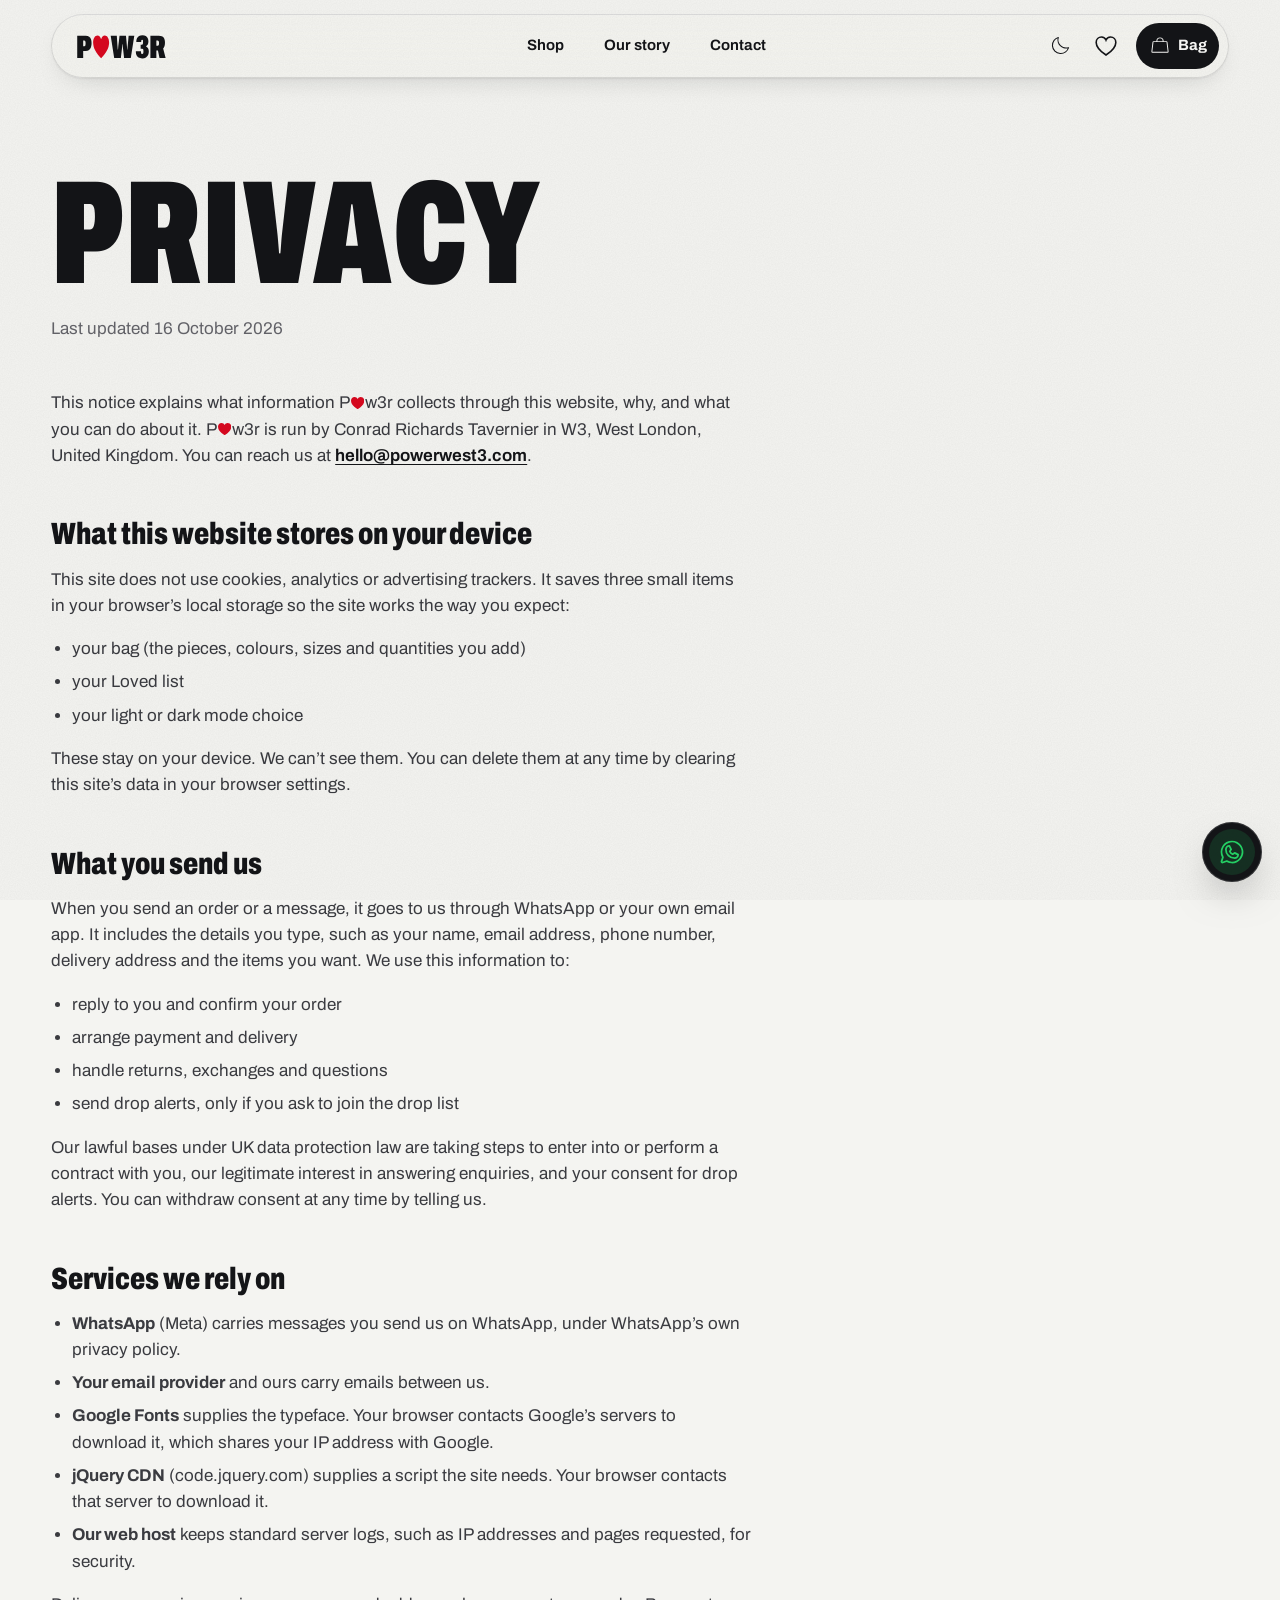
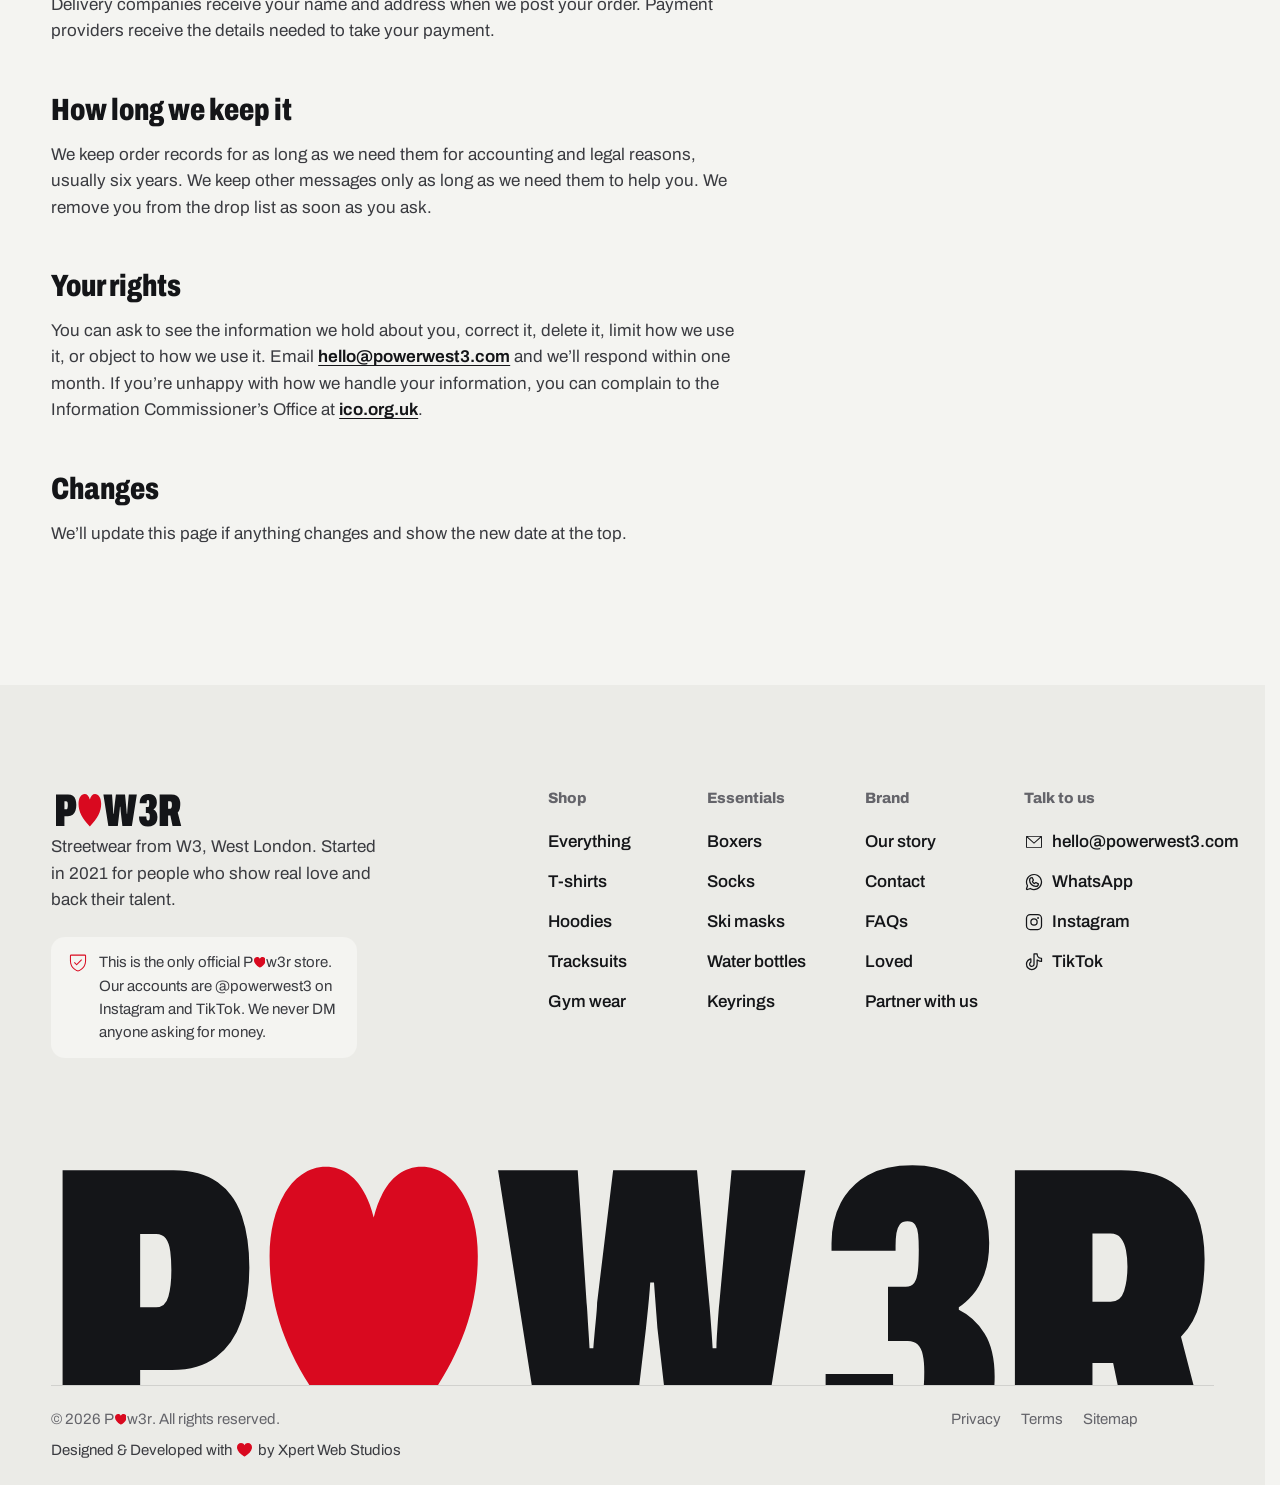
<file: privacy.html>
<!doctype html>
<html lang="en-GB">
<head>
<meta charset="utf-8">
<meta name="viewport" content="width=device-width, initial-scale=1, viewport-fit=cover">
<title>Privacy Notice | P❤w3r</title>
<meta name="description" content="How the P❤w3r website handles your information: no cookies or tracking, a bag saved on your device, and orders sent by WhatsApp or email.">
<link rel="canonical" href="https://powerwest3.com/privacy.html">
<meta name="theme-color" content="#F4F4F1" media="(prefers-color-scheme: light)">
<meta name="theme-color" content="#121316" media="(prefers-color-scheme: dark)">
<meta name="color-scheme" content="light dark">
<meta property="og:type" content="website">
<meta property="og:site_name" content="P❤w3r">
<meta property="og:locale" content="en_GB">
<meta property="og:title" content="Privacy Notice | P❤w3r">
<meta property="og:description" content="How the P❤w3r website handles your information: no cookies or tracking, a bag saved on your device, and orders sent by WhatsApp or email.">
<meta property="og:url" content="https://powerwest3.com/privacy.html">
<meta property="og:image" content="https://powerwest3.com/images/og-image.png">
<meta property="og:image:width" content="1200">
<meta property="og:image:height" content="630">
<meta property="og:image:alt" content="The P❤w3r wordmark with a red heart in place of the O, above the line Power comes from the heart.">
<meta name="twitter:card" content="summary_large_image">
<meta name="twitter:title" content="Privacy Notice | P❤w3r">
<meta name="twitter:description" content="How the P❤w3r website handles your information: no cookies or tracking, a bag saved on your device, and orders sent by WhatsApp or email.">
<meta name="twitter:image" content="https://powerwest3.com/images/og-image.png">
<link rel="icon" href="favicon.ico" sizes="32x32">
<link rel="icon" href="favicon.svg" type="image/svg+xml">
<link rel="apple-touch-icon" href="apple-touch-icon.png">
<link rel="manifest" href="site.webmanifest">
<link rel="preconnect" href="https://fonts.googleapis.com">
<link rel="preconnect" href="https://fonts.gstatic.com" crossorigin>
<link rel="preconnect" href="https://code.jquery.com" crossorigin>
<link rel="stylesheet" href="https://fonts.googleapis.com/css2?family=Archivo:wdth,wght@62..125,100..900&amp;display=swap">
<link rel="stylesheet" href="css/style.css">
<script>(function(d,w){var e=d.documentElement;e.classList.add('js');try{var t=w.localStorage.getItem('pw-theme');if(t==='dark'||t==='light'){e.setAttribute('data-theme',t);}}catch(x){}w.setTimeout(function(){if(!w.PW||!w.PW.booted){e.classList.remove('js');}},4000);})(document,window);</script>
</head>
<body class="page-privacy">
<svg class="sprite" aria-hidden="true" focusable="false" xmlns="http://www.w3.org/2000/svg"><defs><symbol id="i-bag" viewBox="0 0 256 256"><path d="M237.9,198.36l-14.25-120a14.06,14.06,0,0,0-14-12.36H174V64a46,46,0,0,0-92,0v2H46.33a14.06,14.06,0,0,0-14,12.36l-14.25,120a14,14,0,0,0,14,15.64H223.92a14,14,0,0,0,14-15.64ZM94,64a34,34,0,0,1,68,0v2H94ZM225.5,201.3a2.07,2.07,0,0,1-1.58.7H32.08a2.07,2.07,0,0,1-1.58-.7,1.92,1.92,0,0,1-.49-1.53l14.26-120A2,2,0,0,1,46.33,78H209.67a2,2,0,0,1,2.06,1.77l14.26,120A1.92,1.92,0,0,1,225.5,201.3Z"/></symbol><symbol id="i-close" viewBox="0 0 256 256"><path d="M204.24,195.76a6,6,0,1,1-8.48,8.48L128,136.49,60.24,204.24a6,6,0,0,1-8.48-8.48L119.51,128,51.76,60.24a6,6,0,0,1,8.48-8.48L128,119.51l67.76-67.75a6,6,0,0,1,8.48,8.48L136.49,128Z"/></symbol><symbol id="i-arrow" viewBox="0 0 256 256"><path d="M198,64V168a6,6,0,0,1-12,0V78.48L68.24,196.24a6,6,0,0,1-8.48-8.48L177.52,70H88a6,6,0,0,1,0-12H192A6,6,0,0,1,198,64Z"/></symbol><symbol id="i-plus" viewBox="0 0 256 256"><path d="M222,128a6,6,0,0,1-6,6H134v82a6,6,0,0,1-12,0V134H40a6,6,0,0,1,0-12h82V40a6,6,0,0,1,12,0v82h82A6,6,0,0,1,222,128Z"/></symbol><symbol id="i-minus" viewBox="0 0 256 256"><path d="M222,128a6,6,0,0,1-6,6H40a6,6,0,0,1,0-12H216A6,6,0,0,1,222,128Z"/></symbol><symbol id="i-whatsapp" viewBox="0 0 256 256"><path d="M187.58,144.84l-32-16a8,8,0,0,0-8,.5l-14.69,9.8a40.55,40.55,0,0,1-16-16l9.8-14.69a8,8,0,0,0,.5-8l-16-32A8,8,0,0,0,104,64a40,40,0,0,0-40,40,88.1,88.1,0,0,0,88,88,40,40,0,0,0,40-40A8,8,0,0,0,187.58,144.84ZM152,176a72.08,72.08,0,0,1-72-72A24,24,0,0,1,99.29,80.46l11.48,23L101,118a8,8,0,0,0-.73,7.51,56.47,56.47,0,0,0,30.15,30.15A8,8,0,0,0,138,155l14.61-9.74,23,11.48A24,24,0,0,1,152,176ZM128,24A104,104,0,0,0,36.18,176.88L24.83,210.93a16,16,0,0,0,20.24,20.24l34.05-11.35A104,104,0,1,0,128,24Zm0,192a87.87,87.87,0,0,1-44.06-11.81,8,8,0,0,0-6.54-.67L40,216,52.47,178.6a8,8,0,0,0-.66-6.54A88,88,0,1,1,128,216Z"/></symbol><symbol id="i-instagram" viewBox="0 0 256 256"><path d="M128,80a48,48,0,1,0,48,48A48.05,48.05,0,0,0,128,80Zm0,80a32,32,0,1,1,32-32A32,32,0,0,1,128,160ZM176,24H80A56.06,56.06,0,0,0,24,80v96a56.06,56.06,0,0,0,56,56h96a56.06,56.06,0,0,0,56-56V80A56.06,56.06,0,0,0,176,24Zm40,152a40,40,0,0,1-40,40H80a40,40,0,0,1-40-40V80A40,40,0,0,1,80,40h96a40,40,0,0,1,40,40ZM192,76a12,12,0,1,1-12-12A12,12,0,0,1,192,76Z"/></symbol><symbol id="i-tiktok" viewBox="0 0 256 256"><path d="M224,72a48.05,48.05,0,0,1-48-48,8,8,0,0,0-8-8H128a8,8,0,0,0-8,8V156a20,20,0,1,1-28.57-18.08A8,8,0,0,0,96,130.69V88a8,8,0,0,0-9.4-7.88C50.91,86.48,24,119.1,24,156a76,76,0,0,0,152,0V116.29A103.25,103.25,0,0,0,224,128a8,8,0,0,0,8-8V80A8,8,0,0,0,224,72Zm-8,39.64a87.19,87.19,0,0,1-43.33-16.15A8,8,0,0,0,160,102v54a60,60,0,0,1-120,0c0-25.9,16.64-49.13,40-57.6v27.67A36,36,0,1,0,136,156V32h24.5A64.14,64.14,0,0,0,216,87.5Z"/></symbol><symbol id="i-mail" viewBox="0 0 256 256"><path d="M224,50H32a6,6,0,0,0-6,6V192a14,14,0,0,0,14,14H216a14,14,0,0,0,14-14V56A6,6,0,0,0,224,50ZM208.58,62,128,135.86,47.42,62ZM216,194H40a2,2,0,0,1-2-2V69.64l86,78.78a6,6,0,0,0,8.1,0L218,69.64V192A2,2,0,0,1,216,194Z"/></symbol><symbol id="i-phone" viewBox="0 0 256 256"><path d="M221.59,160.3l-47.24-21.17a14,14,0,0,0-13.28,1.22,4.81,4.81,0,0,0-.56.42l-24.69,21a1.88,1.88,0,0,1-1.68.06c-15.87-7.66-32.31-24-40-39.65a1.91,1.91,0,0,1,0-1.68l21.07-25a6.13,6.13,0,0,0,.42-.58,14,14,0,0,0,1.12-13.27L95.73,34.49a14,14,0,0,0-14.56-8.38A54.24,54.24,0,0,0,34,80c0,78.3,63.7,142,142,142a54.25,54.25,0,0,0,53.89-47.17A14,14,0,0,0,221.59,160.3ZM176,210C104.32,210,46,151.68,46,80A42.23,42.23,0,0,1,82.67,38h.23a2,2,0,0,1,1.84,1.31l21.1,47.11a2,2,0,0,1,0,1.67L84.73,113.15a4.73,4.73,0,0,0-.43.57,14,14,0,0,0-.91,13.73c8.87,18.16,27.17,36.32,45.53,45.19a14,14,0,0,0,13.77-1c.19-.13.38-.27.56-.42l24.68-21a1.92,1.92,0,0,1,1.6-.1l47.25,21.17a2,2,0,0,1,1.21,2A42.24,42.24,0,0,1,176,210Z"/></symbol><symbol id="i-moon" viewBox="0 0 256 256"><path d="M232.13,143.64a6,6,0,0,0-6-1.49A90.07,90.07,0,0,1,113.86,29.85a6,6,0,0,0-7.49-7.48A102.88,102.88,0,0,0,54.48,58.68,102,102,0,0,0,197.32,201.52a102.88,102.88,0,0,0,36.31-51.89A6,6,0,0,0,232.13,143.64Zm-42,48.29a90,90,0,0,1-126-126A90.9,90.9,0,0,1,99.65,37.66,102.06,102.06,0,0,0,218.34,156.35,90.9,90.9,0,0,1,190.1,191.93Z"/></symbol><symbol id="i-sun" viewBox="0 0 256 256"><path d="M122,40V16a6,6,0,0,1,12,0V40a6,6,0,0,1-12,0Zm68,88a62,62,0,1,1-62-62A62.07,62.07,0,0,1,190,128Zm-12,0a50,50,0,1,0-50,50A50.06,50.06,0,0,0,178,128ZM59.76,68.24a6,6,0,1,0,8.48-8.48l-16-16a6,6,0,0,0-8.48,8.48Zm0,119.52-16,16a6,6,0,1,0,8.48,8.48l16-16a6,6,0,1,0-8.48-8.48ZM192,70a6,6,0,0,0,4.24-1.76l16-16a6,6,0,0,0-8.48-8.48l-16,16A6,6,0,0,0,192,70Zm4.24,117.76a6,6,0,0,0-8.48,8.48l16,16a6,6,0,0,0,8.48-8.48ZM46,128a6,6,0,0,0-6-6H16a6,6,0,0,0,0,12H40A6,6,0,0,0,46,128Zm82,82a6,6,0,0,0-6,6v24a6,6,0,0,0,12,0V216A6,6,0,0,0,128,210Zm112-88H216a6,6,0,0,0,0,12h24a6,6,0,0,0,0-12Z"/></symbol><symbol id="i-check" viewBox="0 0 256 256"><path d="M232.49,80.49l-128,128a12,12,0,0,1-17,0l-56-56a12,12,0,1,1,17-17L96,183,215.51,63.51a12,12,0,0,1,17,17Z"/></symbol><symbol id="i-copy" viewBox="0 0 256 256"><path d="M216,34H88a6,6,0,0,0-6,6V82H40a6,6,0,0,0-6,6V216a6,6,0,0,0,6,6H168a6,6,0,0,0,6-6V174h42a6,6,0,0,0,6-6V40A6,6,0,0,0,216,34ZM162,210H46V94H162Zm48-48H174V88a6,6,0,0,0-6-6H94V46H210Z"/></symbol><symbol id="i-shield" viewBox="0 0 256 256"><path d="M208,42H48A14,14,0,0,0,34,56v56c0,51.94,25.12,83.4,46.2,100.64,22.73,18.6,45.27,24.89,46.22,25.15a6,6,0,0,0,3.16,0c.95-.26,23.49-6.55,46.22-25.15C196.88,195.4,222,163.94,222,112V56A14,14,0,0,0,208,42Zm2,70c0,37.76-13.94,68.39-41.44,91.06A131.17,131.17,0,0,1,128,225.72a130.94,130.94,0,0,1-40.56-22.66C59.94,180.39,46,149.76,46,112V56a2,2,0,0,1,2-2H208a2,2,0,0,1,2,2ZM172.24,99.76a6,6,0,0,1,0,8.48l-56,56a6,6,0,0,1-8.48,0l-24-24a6,6,0,0,1,8.48-8.48L112,151.51l51.76-51.75A6,6,0,0,1,172.24,99.76Z"/></symbol><symbol id="i-truck" viewBox="0 0 256 256"><path d="M253.57,117.78l-14-35a13.93,13.93,0,0,0-13-8.8H190V64a6,6,0,0,0-6-6H32A14,14,0,0,0,18,72V184a14,14,0,0,0,14,14H50.6a30,30,0,0,0,58.8,0h53.2a30,30,0,0,0,58.8,0H240a14,14,0,0,0,14-14V120A6,6,0,0,0,253.57,117.78ZM190,86h36.58a2,2,0,0,1,1.86,1.26L239.14,114H190ZM30,72a2,2,0,0,1,2-2H178v68H30ZM80,210a18,18,0,1,1,18-18A18,18,0,0,1,80,210Zm82.6-24H109.4a30,30,0,0,0-58.8,0H32a2,2,0,0,1-2-2V150H178v15.48A30.1,30.1,0,0,0,162.6,186ZM192,210a18,18,0,1,1,18-18A18,18,0,0,1,192,210Zm50-26a2,2,0,0,1-2,2H221.4A30.05,30.05,0,0,0,192,162c-.67,0-1.34,0-2,.07V126h52Z"/></symbol><symbol id="i-chat" viewBox="0 0 256 256"><path d="M138,128a10,10,0,1,1-10-10A10,10,0,0,1,138,128ZM84,118a10,10,0,1,0,10,10A10,10,0,0,0,84,118Zm88,0a10,10,0,1,0,10,10A10,10,0,0,0,172,118Zm58,10A102,102,0,0,1,79.31,217.65L44.44,229.27a14,14,0,0,1-17.71-17.71l11.62-34.87A102,102,0,1,1,230,128Zm-12,0A90,90,0,1,0,50.08,173.06a6,6,0,0,1,.5,4.91L38.12,215.35a2,2,0,0,0,2.53,2.53L78,205.42a6.2,6.2,0,0,1,1.9-.31,6.09,6.09,0,0,1,3,.81A90,90,0,0,0,218,128Z"/></symbol><symbol id="i-handshake" viewBox="0 0 256 256"><path d="M252.51,108.8,227,57.75a14,14,0,0,0-18.78-6.27L182.66,64.26,129.53,50.2a6.1,6.1,0,0,0-3.06,0L73.34,64.26,47.79,51.48A14,14,0,0,0,29,57.75L3.49,108.8a14,14,0,0,0,6.26,18.78L36.9,141.16l55.61,39.72a6,6,0,0,0,2,.94l64,16A6.08,6.08,0,0,0,160,198a6,6,0,0,0,4.24-1.76l55.31-55.31,26.7-13.35a14,14,0,0,0,6.26-18.78Zm-53,35.16-35.8-28.68a6,6,0,0,0-8,.45c-18.65,18.79-39.5,16.42-52.79,7.92a2,2,0,0,1-.94-1.5,1.9,1.9,0,0,1,.51-1.55L146.43,78h33.86l28.41,56.82ZM14.11,115.69a2,2,0,0,1,.11-1.52L39.74,63.11a2,2,0,0,1,1.8-1.1,2,2,0,0,1,.89.21l22.21,11.1L37.32,128l-22.21-11.1A2,2,0,0,1,14.11,115.69Zm144.05,69.67-59.6-14.9L47.66,134.1,76.84,75.75,128,62.21l14.8,3.92a5.92,5.92,0,0,0-3,1.57L94.1,112.05a14,14,0,0,0,2.39,21.72c20.22,12.92,44.75,10.49,63.8-5.89L191,152.5Zm83.73-69.67a2,2,0,0,1-1,1.16L218.68,128,191.36,73.32l22.21-11.1a2,2,0,0,1,1.53-.11,2,2,0,0,1,1.16,1l25.52,51.06A2,2,0,0,1,241.89,115.69Zm-112,101.76a6,6,0,0,1-7.27,4.37L80.89,211.39a5.88,5.88,0,0,1-2-.94L52.52,191.64a6,6,0,1,1,7-9.77L84.91,200l40.61,10.15A6,6,0,0,1,129.88,217.45Z"/></symbol><symbol id="i-package" viewBox="0 0 256 256"><path d="M222.72,67.91l-88-48.18a13.9,13.9,0,0,0-13.44,0l-88,48.18A14,14,0,0,0,26,80.18v95.64a14,14,0,0,0,7.28,12.27l88,48.18a13.92,13.92,0,0,0,13.44,0l88-48.18A14,14,0,0,0,230,175.82V80.18A14,14,0,0,0,222.72,67.91ZM127,30.25a2,2,0,0,1,1.92,0L212.51,76,178.57,94.57,94.05,48.31ZM122,223,39,177.57a2,2,0,0,1-1-1.75V86.66l84,46ZM43.49,76,81.56,55.15l84.51,46.26L128,122.24ZM218,175.82a2,2,0,0,1-1,1.75h0L134,223V132.64l36-19.71V152a6,6,0,0,0,12,0V106.37l36-19.71Z"/></symbol><symbol id="i-sparkle" viewBox="0 0 256 256"><path d="M196.89,130.94,144.4,111.6,125.06,59.11a13.92,13.92,0,0,0-26.12,0L79.6,111.6,27.11,130.94a13.92,13.92,0,0,0,0,26.12L79.6,176.4l19.34,52.49a13.92,13.92,0,0,0,26.12,0L144.4,176.4l52.49-19.34a13.92,13.92,0,0,0,0-26.12Zm-4.15,14.86-55.08,20.3a6,6,0,0,0-3.56,3.56l-20.3,55.08a1.92,1.92,0,0,1-3.6,0L89.9,169.66a6,6,0,0,0-3.56-3.56L31.26,145.8a1.92,1.92,0,0,1,0-3.6l55.08-20.3a6,6,0,0,0,3.56-3.56l20.3-55.08a1.92,1.92,0,0,1,3.6,0l20.3,55.08a6,6,0,0,0,3.56,3.56l55.08,20.3a1.92,1.92,0,0,1,0,3.6ZM146,40a6,6,0,0,1,6-6h18V16a6,6,0,0,1,12,0V34h18a6,6,0,0,1,0,12H182V64a6,6,0,0,1-12,0V46H152A6,6,0,0,1,146,40ZM246,88a6,6,0,0,1-6,6H230v10a6,6,0,0,1-12,0V94H208a6,6,0,0,1,0-12h10V72a6,6,0,0,1,12,0V82h10A6,6,0,0,1,246,88Z"/></symbol><symbol id="i-pause" viewBox="0 0 256 256"><path d="M200,32H160a16,16,0,0,0-16,16V208a16,16,0,0,0,16,16h40a16,16,0,0,0,16-16V48A16,16,0,0,0,200,32Zm0,176H160V48h40ZM96,32H56A16,16,0,0,0,40,48V208a16,16,0,0,0,16,16H96a16,16,0,0,0,16-16V48A16,16,0,0,0,96,32Zm0,176H56V48H96Z"/></symbol><symbol id="i-play" viewBox="0 0 256 256"><path d="M232.4,114.49,88.32,26.35a16,16,0,0,0-16.2-.3A15.86,15.86,0,0,0,64,39.87V216.13A15.94,15.94,0,0,0,80,232a16.07,16.07,0,0,0,8.36-2.35L232.4,141.51a15.81,15.81,0,0,0,0-27ZM80,215.94V40l143.83,88Z"/></symbol><symbol id="i-warning" viewBox="0 0 256 256"><path d="M128,24A104,104,0,1,0,232,128,104.11,104.11,0,0,0,128,24Zm0,192a88,88,0,1,1,88-88A88.1,88.1,0,0,1,128,216Zm-8-80V80a8,8,0,0,1,16,0v56a8,8,0,0,1-16,0Zm20,36a12,12,0,1,1-12-12A12,12,0,0,1,140,172Z"/></symbol><symbol id="i-heart" viewBox="0 0 100 92"><path d="M50 92C17 69.92 0 50.6 0 27.6C0 11.04 12 0 27 0C38 0 46 5.52 50 15.64C54 5.52 62 0 73 0C88 0 100 11.04 100 27.6C100 50.6 83 69.92 50 92Z"/></symbol><symbol id="wm" viewBox="-2 -4 402 108"><path fill="currentColor" d="M26.82 100L0 100L0-0.29L38.34-0.29Q47.81-0.29 53.64 3.86Q59.48 8.02 62.03 15.60Q64.58 23.18 64.58 33.38L64.58 33.38Q64.58 43.88 61.81 51.82Q59.04 59.77 53.13 64.29Q47.23 68.80 37.90 68.80L37.90 68.80L26.82 68.80L26.82 100ZM26.82 21.72L26.82 47.08L32.36 47.08Q35.57 47.08 36.59 43.37Q37.61 39.65 37.61 34.26L37.61 34.26Q37.61 30.61 37.24 27.77Q36.88 24.93 35.71 23.32Q34.55 21.72 32.36 21.72L32.36 21.72L26.82 21.72ZM196.35 100L166.32 100L150.58-0.29L178.13-0.29L181.19 45.48Q181.34 46.65 181.48 49.34Q181.63 52.04 181.85 55.25Q182.06 58.45 182.21 61.22L182.21 61.22L183.52 61.22Q183.67 59.18 183.89 56.85Q184.10 54.52 184.32 52.26Q184.54 50 184.69 48.18Q184.83 46.36 184.83 45.48L184.83 45.48L190.37-0.29L219.38-0.29L223.61 45.48Q223.76 46.94 223.97 49.71Q224.19 52.48 224.41 55.61Q224.63 58.75 224.78 61.22L224.78 61.22L226.09 61.22Q226.09 59.48 226.23 57.22Q226.38 54.96 226.52 52.77Q226.67 50.58 226.82 48.69Q226.96 46.79 227.11 45.48L227.11 45.48L231.34-0.29L256.85-0.29L241.10 100L210.93 100L205.68 54.23Q205.53 52.19 205.31 49.34Q205.10 46.50 204.88 43.59Q204.66 40.67 204.51 38.48L204.51 38.48L203.20 38.48Q203.06 40.96 202.76 44.10Q202.47 47.23 202.18 50Q201.89 52.77 201.74 54.23L201.74 54.23L196.35 100ZM292.13 101.75L292.13 101.75Q282.21 101.75 276.02 98.18Q269.82 94.61 266.83 88.12Q263.85 81.63 263.85 73.03L263.85 73.03L263.85 70.12L287.17 70.12L287.17 72.45Q287.17 76.68 288.19 79.45Q289.21 82.22 292.42 82.22L292.42 82.22Q295.92 82.22 296.94 79.15Q297.96 76.09 297.96 69.39L297.96 69.39Q297.96 65.89 297.45 63.56Q296.94 61.22 295.70 59.99Q294.46 58.75 292.27 58.75L292.27 58.75L285.42 58.75L285.42 39.94L291.54 39.94Q293.58 39.94 294.53 38.56Q295.48 37.17 295.77 34.33Q296.06 31.49 296.06 26.97L296.06 26.97Q296.06 23.91 295.84 21.79Q295.62 19.68 294.82 18.51Q294.02 17.35 292.13 17.35L292.13 17.35Q290.38 17.35 289.50 18.44Q288.63 19.53 288.34 21.43Q288.04 23.32 288.04 25.80L288.04 25.80L288.04 27.55L265.89 27.55L265.89 24.93Q265.89 17.06 269.09 10.93Q272.30 4.81 278.42 1.38Q284.55-2.04 293.87-2.04L293.87-2.04Q302.62-2.04 308.52 1.38Q314.43 4.81 317.42 10.79Q320.41 16.76 320.41 24.78L320.41 24.78Q320.41 31.20 318.73 35.64Q317.05 40.09 314.65 42.86Q312.24 45.63 309.91 47.08L309.91 47.08L309.91 47.96Q315.30 50.58 318.80 56.12Q322.30 61.66 322.30 71.14L322.30 71.14Q322.30 80.03 319.09 86.95Q315.89 93.88 309.25 97.81Q302.62 101.75 292.13 101.75ZM356.12 100L329.30 100L329.30-0.29L366.03-0.29Q377.26-0.29 383.53 3.79Q389.80 7.87 392.35 14.87Q394.90 21.87 394.90 30.47L394.90 30.47Q394.90 38.34 393.29 45.26Q391.69 52.19 386.73 57.29L386.73 57.29L397.81 100L370.26 100L363.27 66.33L356.12 66.33L356.12 100ZM356.12 21.57L356.12 45.19L362.39 45.19Q365.89 45.19 367.06 41.47Q368.22 37.76 368.22 33.09L368.22 33.09Q368.22 29.88 367.71 27.33Q367.20 24.78 365.96 23.18Q364.72 21.57 362.39 21.57L362.39 21.57L356.12 21.57Z"/><path style="fill:var(--c-accent)" d="M107.58 101.5C83.82 76.78 71.58 55.15 71.58 29.4C71.58 10.86 80.22 -1.5 91.02 -1.5C98.94 -1.5 104.7 4.68 107.58 16.01C110.46 4.68 116.22 -1.5 124.14 -1.5C134.94 -1.5 143.58 10.86 143.58 29.4C143.58 55.15 131.34 76.78 107.58 101.5Z"/></symbol></defs></svg>
<a class="skip" href="#main" data-inertable>Skip to content</a>
<header class="site-header" data-inertable>
  <div class="island">
    <a class="logo" href="index.html" aria-label="P❤w3r home" translate="no"><svg viewBox="-2 -4 402 108" aria-hidden="true" focusable="false"><use href="#wm"/></svg></a>
    <nav class="nav" aria-label="Main">
      <ul class="nav__list">
        <li><a class="nav__link" href="shop.html">Shop</a></li>
        <li><a class="nav__link" href="story.html">Our story</a></li>
        <li><a class="nav__link" href="contact.html">Contact</a></li>
      </ul>
    </nav>
    <div class="actions">
      <button class="icon-btn theme-toggle" type="button" data-theme-toggle aria-label="Switch to dark mode"><svg class="icon" aria-hidden="true" focusable="false"><use href="#i-moon"/></svg></button>
      <a class="icon-btn" href="shop.html?view=loved" data-loved-link aria-label="Loved, 0 items"><svg class="icon" viewBox="-6 -6 112 104" aria-hidden="true" focusable="false"><path d="M50 92C17 69.92 0 50.6 0 27.6C0 11.04 12 0 27 0C38 0 46 5.52 50 15.64C54 5.52 62 0 73 0C88 0 100 11.04 100 27.6C100 50.6 83 69.92 50 92Z" fill="none" stroke="currentColor" stroke-width="1.6" vector-effect="non-scaling-stroke"/></svg><span class="count is-empty" data-loved-count aria-hidden="true">0</span></a>
      <button class="bag-btn" type="button" data-bag-open data-bag-btn aria-haspopup="dialog" aria-controls="bag" aria-expanded="false" aria-label="Bag, 0 items"><svg class="icon" aria-hidden="true" focusable="false"><use href="#i-bag"/></svg><span class="bag-btn__label" aria-hidden="true">Bag</span><span class="count is-empty" data-bag-count aria-hidden="true">0</span></button>
      <button class="menu-btn" type="button" data-menu-toggle aria-expanded="false" aria-controls="menu"><span class="sr-only">Open menu</span><span class="menu-btn__bars" aria-hidden="true"><i></i><i></i></span></button>
    </div>
    <span class="island__progress" aria-hidden="true"></span>
  </div>
</header>
<div class="menu" id="menu" inert>
  <nav aria-label="Menu">
    <ul class="menu__list">
      <li><a href="index.html" style="--i:0">Home</a></li>
      <li><a href="shop.html" style="--i:1">Shop</a></li>
      <li><a href="story.html" style="--i:2">Our story</a></li>
      <li><a href="contact.html" style="--i:3">Contact</a></li>
    </ul>
  </nav>
  <div class="menu__foot">
    <span class="plate" aria-hidden="true">West London <span class="plate__pc">W3</span></span>
    <div class="menu__social">
      <a class="chip" href="https://www.instagram.com/powerwest3/" target="_blank" rel="noopener"><svg class="icon" aria-hidden="true" focusable="false"><use href="#i-instagram"/></svg>Instagram</a>
      <a class="chip" href="https://www.tiktok.com/@powerwest3" target="_blank" rel="noopener"><svg class="icon" aria-hidden="true" focusable="false"><use href="#i-tiktok"/></svg>TikTok</a>
      <a class="chip" href="mailto:hello@powerwest3.com"><svg class="icon" aria-hidden="true" focusable="false"><use href="#i-mail"/></svg>Email</a>
      <button class="chip" type="button" data-theme-toggle aria-label="Switch to dark mode"><svg class="icon" aria-hidden="true" focusable="false"><use href="#i-moon"/></svg><span data-theme-label>Dark mode</span></button>
    </div>
  </div>
</div>
<main id="main" class="legal wrap">
  <h1 class="legal__title display" data-lines><span class="line"><span>Privacy</span></span></h1>
  <p class="legal__meta">Last updated 16 October 2026</p>
  <div class="prose">
    <!-- TEMPLATE FOR CLIENT REVIEW: prepared by Xpert Web Studios as a starting point for P❤w3r.
         It is not legal advice. Conrad should check it, add any missing business details
         (trading name or company number, registered address) and have it reviewed if needed. -->
    <p>This notice explains what information <span class="pw" translate="no"><span aria-hidden="true">P<svg class="pw__heart" viewBox="0 0 100 92" focusable="false"><use href="#i-heart"/></svg>w3r</span><span class="sr-only">Power</span></span> collects through this website, why, and what you can do about it. <span class="pw" translate="no"><span aria-hidden="true">P<svg class="pw__heart" viewBox="0 0 100 92" focusable="false"><use href="#i-heart"/></svg>w3r</span><span class="sr-only">Power</span></span> is run by Conrad Richards Tavernier in W3, West London, United Kingdom. You can reach us at <a href="mailto:hello@powerwest3.com">hello@powerwest3.com</a>.</p>

    <h2>What this website stores on your device</h2>
    <p>This site does not use cookies, analytics or advertising trackers. It saves three small items in your browser’s local storage so the site works the way you expect:</p>
    <ul>
      <li>your bag (the pieces, colours, sizes and quantities you add)</li>
      <li>your Loved list</li>
      <li>your light or dark mode choice</li>
    </ul>
    <p>These stay on your device. We can’t see them. You can delete them at any time by clearing this site’s data in your browser settings.</p>

    <h2>What you send us</h2>
    <p>When you send an order or a message, it goes to us through WhatsApp or your own email app. It includes the details you type, such as your name, email address, phone number, delivery address and the items you want. We use this information to:</p>
    <ul>
      <li>reply to you and confirm your order</li>
      <li>arrange payment and delivery</li>
      <li>handle returns, exchanges and questions</li>
      <li>send drop alerts, only if you ask to join the drop list</li>
    </ul>
    <p>Our lawful bases under UK data protection law are taking steps to enter into or perform a contract with you, our legitimate interest in answering enquiries, and your consent for drop alerts. You can withdraw consent at any time by telling us.</p>

    <h2>Services we rely on</h2>
    <ul>
      <li><strong>WhatsApp</strong> (Meta) carries messages you send us on WhatsApp, under WhatsApp’s own privacy policy.</li>
      <li><strong>Your email provider</strong> and ours carry emails between us.</li>
      <li><strong>Google Fonts</strong> supplies the typeface. Your browser contacts Google’s servers to download it, which shares your IP address with Google.</li>
      <li><strong>jQuery CDN</strong> (code.jquery.com) supplies a script the site needs. Your browser contacts that server to download it.</li>
      <li><strong>Our web host</strong> keeps standard server logs, such as IP addresses and pages requested, for security.</li>
    </ul>
    <p>Delivery companies receive your name and address when we post your order. Payment providers receive the details needed to take your payment.</p>

    <h2>How long we keep it</h2>
    <p>We keep order records for as long as we need them for accounting and legal reasons, usually six years. We keep other messages only as long as we need them to help you. We remove you from the drop list as soon as you ask.</p>

    <h2>Your rights</h2>
    <p>You can ask to see the information we hold about you, correct it, delete it, limit how we use it, or object to how we use it. Email <a href="mailto:hello@powerwest3.com">hello@powerwest3.com</a> and we’ll respond within one month. If you’re unhappy with how we handle your information, you can complain to the Information Commissioner’s Office at <a href="https://ico.org.uk" rel="noopener">ico.org.uk</a>.</p>

    <h2>Changes</h2>
    <p>We’ll update this page if anything changes and show the new date at the top.</p>
  </div>
</main>
<footer class="footer" data-inertable>
  <div class="wrap footer__top">
    <div class="footer__brand">
      <a class="logo" href="index.html" aria-label="P❤w3r home" translate="no"><svg viewBox="-2 -4 402 108" aria-hidden="true" focusable="false"><use href="#wm"/></svg></a>
      <p>Streetwear from W3, West London. Started in 2021 for people who show real love and back their talent.</p>
      <p class="footer__official"><svg class="icon" aria-hidden="true" focusable="false"><use href="#i-shield"/></svg><span>This is the only official <span class="pw" translate="no"><span aria-hidden="true">P<svg class="pw__heart" viewBox="0 0 100 92" focusable="false"><use href="#i-heart"/></svg>w3r</span><span class="sr-only">Power</span></span> store. Our accounts are @powerwest3 on Instagram and TikTok. We never DM anyone asking for money.</span></p>
    </div>
    <div class="footer__cols">
      <nav aria-labelledby="f-shop">
        <p class="footer__h" id="f-shop">Shop</p>
        <ul class="footer__list">
          <li><a href="shop.html">Everything</a></li>
          <li><a href="shop.html?cat=tshirts">T-shirts</a></li>
          <li><a href="shop.html?cat=hoodies">Hoodies</a></li>
          <li><a href="shop.html?cat=tracksuits">Tracksuits</a></li>
          <li><a href="shop.html?cat=gym">Gym wear</a></li>
        </ul>
      </nav>
      <nav aria-labelledby="f-more">
        <p class="footer__h" id="f-more">Essentials</p>
        <ul class="footer__list">
          <li><a href="shop.html?cat=boxers">Boxers</a></li>
          <li><a href="shop.html?cat=socks">Socks</a></li>
          <li><a href="shop.html?cat=skimasks">Ski masks</a></li>
          <li><a href="shop.html?cat=bottles">Water bottles</a></li>
          <li><a href="shop.html?cat=keyrings">Keyrings</a></li>
        </ul>
      </nav>
      <nav aria-labelledby="f-brand">
        <p class="footer__h" id="f-brand">Brand</p>
        <ul class="footer__list">
          <li><a href="story.html">Our story</a></li>
          <li><a href="contact.html">Contact</a></li>
          <li><a href="contact.html#faq">FAQs</a></li>
          <li><a href="shop.html?view=loved">Loved</a></li>
          <li><a href="story.html#partner">Partner with us</a></li>
        </ul>
      </nav>
      <div>
        <p class="footer__h">Talk to us</p>
        <ul class="footer__list">
          <li><a href="mailto:hello@powerwest3.com"><svg class="icon" aria-hidden="true" focusable="false"><use href="#i-mail"/></svg>hello@powerwest3.com</a></li>
          <li><a href="https://wa.me/447470877892?text=Hi%20P%E2%9D%A4w3r%2C%20I%20have%20a%20question." target="_blank" rel="noopener"><svg class="icon" aria-hidden="true" focusable="false"><use href="#i-whatsapp"/></svg>WhatsApp</a></li>
          <li><a href="https://www.instagram.com/powerwest3/" target="_blank" rel="noopener"><svg class="icon" aria-hidden="true" focusable="false"><use href="#i-instagram"/></svg>Instagram</a></li>
          <li><a href="https://www.tiktok.com/@powerwest3" target="_blank" rel="noopener"><svg class="icon" aria-hidden="true" focusable="false"><use href="#i-tiktok"/></svg>TikTok</a></li>
        </ul>
      </div>
    </div>
  </div>
  <div class="footer__mark" aria-hidden="true"><svg viewBox="-2 -4 402 108" focusable="false"><use href="#wm"/></svg></div>
  <div class="wrap footer__bottom">
    <p>&copy;&nbsp;<span data-this-year>2026</span> <span class="pw" translate="no"><span aria-hidden="true">P<svg class="pw__heart" viewBox="0 0 100 92" focusable="false"><use href="#i-heart"/></svg>w3r</span><span class="sr-only">Power</span></span>. All rights reserved.</p>
    <ul class="footer__legal">
      <li><a href="privacy.html">Privacy</a></li>
      <li><a href="terms.html">Terms</a></li>
      <li><a href="sitemap.xml">Sitemap</a></li>
    </ul>
    <p class="credit">Designed &amp; Developed with <svg class="credit__heart" viewBox="0 0 100 92" aria-hidden="true" focusable="false"><use href="#i-heart"/></svg><span class="sr-only">love</span> by Xpert Web Studios</p>
  </div>
</footer>
<a class="wa-float" data-inertable href="https://wa.me/447470877892?text=Hi%20P%E2%9D%A4w3r%2C%20I%20have%20a%20question." target="_blank" rel="noopener" aria-label="Message P❤w3r on WhatsApp (opens in a new tab)"><span class="wa-float__icon"><svg class="icon" aria-hidden="true" focusable="false"><use href="#i-whatsapp"/></svg></span><span class="wa-float__label" aria-hidden="true"><span>WhatsApp us</span></span></a>
<script src="https://code.jquery.com/jquery-3.7.1.min.js" integrity="sha256-/JqT3SQfawRcv/BIHPThkBvs0OEvtFFmqPF/lYI/Cxo=" crossorigin="anonymous"></script>
<script src="js/products.js"></script>
<script src="js/main.js"></script>
</body>
</html>
</file>
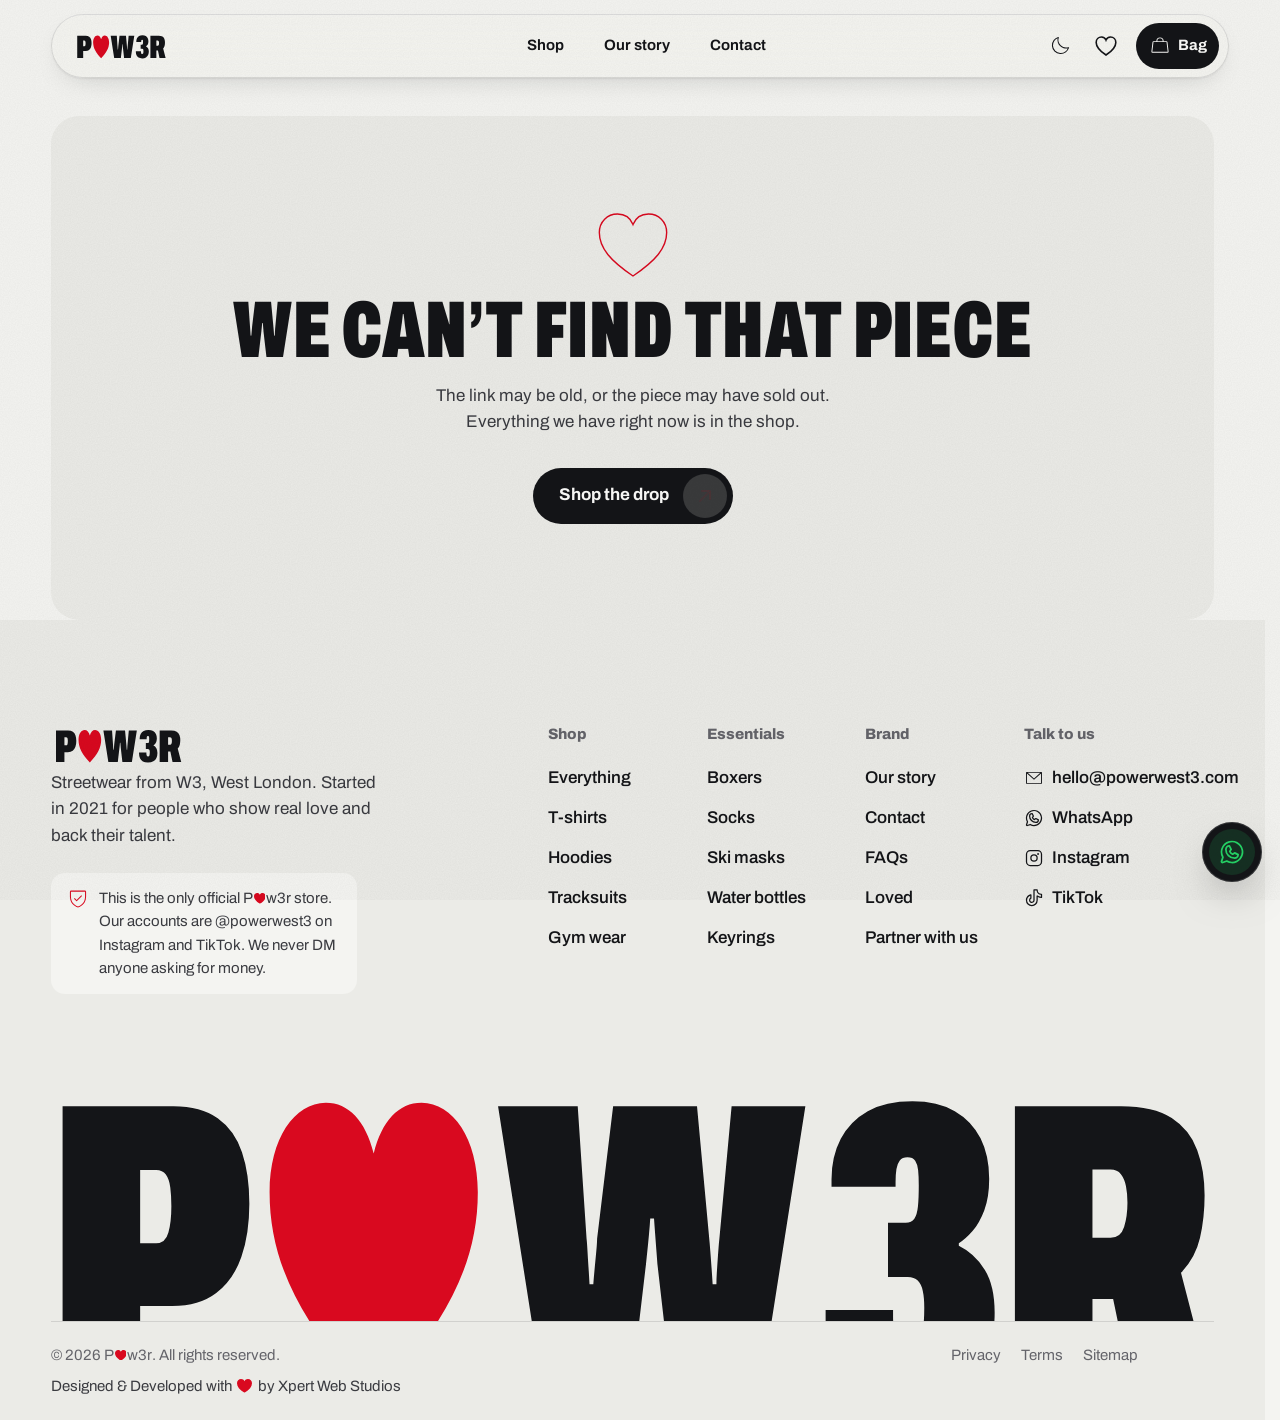
<file: product.html>
<!doctype html>
<html lang="en-GB">
<head>
<meta charset="utf-8">
<meta name="viewport" content="width=device-width, initial-scale=1, viewport-fit=cover">
<title>Product | P❤w3r Official Store</title>
<meta name="description" content="P❤w3r streetwear from W3, West London. Choose your colour and size, then send your order on WhatsApp or by email.">
<link rel="canonical" href="https://powerwest3.com/product.html">
<meta name="theme-color" content="#F4F4F1" media="(prefers-color-scheme: light)">
<meta name="theme-color" content="#121316" media="(prefers-color-scheme: dark)">
<meta name="color-scheme" content="light dark">
<meta property="og:type" content="website">
<meta property="og:site_name" content="P❤w3r">
<meta property="og:locale" content="en_GB">
<meta property="og:title" content="Product | P❤w3r Official Store">
<meta property="og:description" content="P❤w3r streetwear from W3, West London. Choose your colour and size, then send your order on WhatsApp or by email.">
<meta property="og:url" content="https://powerwest3.com/product.html">
<meta property="og:image" content="https://powerwest3.com/images/og-image.png">
<meta property="og:image:width" content="1200">
<meta property="og:image:height" content="630">
<meta property="og:image:alt" content="The P❤w3r wordmark with a red heart in place of the O, above the line Power comes from the heart.">
<meta name="twitter:card" content="summary_large_image">
<meta name="twitter:title" content="Product | P❤w3r Official Store">
<meta name="twitter:description" content="P❤w3r streetwear from W3, West London. Choose your colour and size, then send your order on WhatsApp or by email.">
<meta name="twitter:image" content="https://powerwest3.com/images/og-image.png">
<link rel="icon" href="favicon.ico" sizes="32x32">
<link rel="icon" href="favicon.svg" type="image/svg+xml">
<link rel="apple-touch-icon" href="apple-touch-icon.png">
<link rel="manifest" href="site.webmanifest">
<link rel="preconnect" href="https://fonts.googleapis.com">
<link rel="preconnect" href="https://fonts.gstatic.com" crossorigin>
<link rel="preconnect" href="https://code.jquery.com" crossorigin>
<link rel="stylesheet" href="https://fonts.googleapis.com/css2?family=Archivo:wdth,wght@62..125,100..900&amp;display=swap">
<link rel="stylesheet" href="css/style.css">
<script>(function(d,w){var e=d.documentElement;e.classList.add('js');try{var t=w.localStorage.getItem('pw-theme');if(t==='dark'||t==='light'){e.setAttribute('data-theme',t);}}catch(x){}w.setTimeout(function(){if(!w.PW||!w.PW.booted){e.classList.remove('js');}},4000);})(document,window);</script>
</head>
<body class="page-product">
<svg class="sprite" aria-hidden="true" focusable="false" xmlns="http://www.w3.org/2000/svg"><defs><symbol id="i-bag" viewBox="0 0 256 256"><path d="M237.9,198.36l-14.25-120a14.06,14.06,0,0,0-14-12.36H174V64a46,46,0,0,0-92,0v2H46.33a14.06,14.06,0,0,0-14,12.36l-14.25,120a14,14,0,0,0,14,15.64H223.92a14,14,0,0,0,14-15.64ZM94,64a34,34,0,0,1,68,0v2H94ZM225.5,201.3a2.07,2.07,0,0,1-1.58.7H32.08a2.07,2.07,0,0,1-1.58-.7,1.92,1.92,0,0,1-.49-1.53l14.26-120A2,2,0,0,1,46.33,78H209.67a2,2,0,0,1,2.06,1.77l14.26,120A1.92,1.92,0,0,1,225.5,201.3Z"/></symbol><symbol id="i-close" viewBox="0 0 256 256"><path d="M204.24,195.76a6,6,0,1,1-8.48,8.48L128,136.49,60.24,204.24a6,6,0,0,1-8.48-8.48L119.51,128,51.76,60.24a6,6,0,0,1,8.48-8.48L128,119.51l67.76-67.75a6,6,0,0,1,8.48,8.48L136.49,128Z"/></symbol><symbol id="i-arrow" viewBox="0 0 256 256"><path d="M198,64V168a6,6,0,0,1-12,0V78.48L68.24,196.24a6,6,0,0,1-8.48-8.48L177.52,70H88a6,6,0,0,1,0-12H192A6,6,0,0,1,198,64Z"/></symbol><symbol id="i-plus" viewBox="0 0 256 256"><path d="M222,128a6,6,0,0,1-6,6H134v82a6,6,0,0,1-12,0V134H40a6,6,0,0,1,0-12h82V40a6,6,0,0,1,12,0v82h82A6,6,0,0,1,222,128Z"/></symbol><symbol id="i-minus" viewBox="0 0 256 256"><path d="M222,128a6,6,0,0,1-6,6H40a6,6,0,0,1,0-12H216A6,6,0,0,1,222,128Z"/></symbol><symbol id="i-whatsapp" viewBox="0 0 256 256"><path d="M187.58,144.84l-32-16a8,8,0,0,0-8,.5l-14.69,9.8a40.55,40.55,0,0,1-16-16l9.8-14.69a8,8,0,0,0,.5-8l-16-32A8,8,0,0,0,104,64a40,40,0,0,0-40,40,88.1,88.1,0,0,0,88,88,40,40,0,0,0,40-40A8,8,0,0,0,187.58,144.84ZM152,176a72.08,72.08,0,0,1-72-72A24,24,0,0,1,99.29,80.46l11.48,23L101,118a8,8,0,0,0-.73,7.51,56.47,56.47,0,0,0,30.15,30.15A8,8,0,0,0,138,155l14.61-9.74,23,11.48A24,24,0,0,1,152,176ZM128,24A104,104,0,0,0,36.18,176.88L24.83,210.93a16,16,0,0,0,20.24,20.24l34.05-11.35A104,104,0,1,0,128,24Zm0,192a87.87,87.87,0,0,1-44.06-11.81,8,8,0,0,0-6.54-.67L40,216,52.47,178.6a8,8,0,0,0-.66-6.54A88,88,0,1,1,128,216Z"/></symbol><symbol id="i-instagram" viewBox="0 0 256 256"><path d="M128,80a48,48,0,1,0,48,48A48.05,48.05,0,0,0,128,80Zm0,80a32,32,0,1,1,32-32A32,32,0,0,1,128,160ZM176,24H80A56.06,56.06,0,0,0,24,80v96a56.06,56.06,0,0,0,56,56h96a56.06,56.06,0,0,0,56-56V80A56.06,56.06,0,0,0,176,24Zm40,152a40,40,0,0,1-40,40H80a40,40,0,0,1-40-40V80A40,40,0,0,1,80,40h96a40,40,0,0,1,40,40ZM192,76a12,12,0,1,1-12-12A12,12,0,0,1,192,76Z"/></symbol><symbol id="i-tiktok" viewBox="0 0 256 256"><path d="M224,72a48.05,48.05,0,0,1-48-48,8,8,0,0,0-8-8H128a8,8,0,0,0-8,8V156a20,20,0,1,1-28.57-18.08A8,8,0,0,0,96,130.69V88a8,8,0,0,0-9.4-7.88C50.91,86.48,24,119.1,24,156a76,76,0,0,0,152,0V116.29A103.25,103.25,0,0,0,224,128a8,8,0,0,0,8-8V80A8,8,0,0,0,224,72Zm-8,39.64a87.19,87.19,0,0,1-43.33-16.15A8,8,0,0,0,160,102v54a60,60,0,0,1-120,0c0-25.9,16.64-49.13,40-57.6v27.67A36,36,0,1,0,136,156V32h24.5A64.14,64.14,0,0,0,216,87.5Z"/></symbol><symbol id="i-mail" viewBox="0 0 256 256"><path d="M224,50H32a6,6,0,0,0-6,6V192a14,14,0,0,0,14,14H216a14,14,0,0,0,14-14V56A6,6,0,0,0,224,50ZM208.58,62,128,135.86,47.42,62ZM216,194H40a2,2,0,0,1-2-2V69.64l86,78.78a6,6,0,0,0,8.1,0L218,69.64V192A2,2,0,0,1,216,194Z"/></symbol><symbol id="i-phone" viewBox="0 0 256 256"><path d="M221.59,160.3l-47.24-21.17a14,14,0,0,0-13.28,1.22,4.81,4.81,0,0,0-.56.42l-24.69,21a1.88,1.88,0,0,1-1.68.06c-15.87-7.66-32.31-24-40-39.65a1.91,1.91,0,0,1,0-1.68l21.07-25a6.13,6.13,0,0,0,.42-.58,14,14,0,0,0,1.12-13.27L95.73,34.49a14,14,0,0,0-14.56-8.38A54.24,54.24,0,0,0,34,80c0,78.3,63.7,142,142,142a54.25,54.25,0,0,0,53.89-47.17A14,14,0,0,0,221.59,160.3ZM176,210C104.32,210,46,151.68,46,80A42.23,42.23,0,0,1,82.67,38h.23a2,2,0,0,1,1.84,1.31l21.1,47.11a2,2,0,0,1,0,1.67L84.73,113.15a4.73,4.73,0,0,0-.43.57,14,14,0,0,0-.91,13.73c8.87,18.16,27.17,36.32,45.53,45.19a14,14,0,0,0,13.77-1c.19-.13.38-.27.56-.42l24.68-21a1.92,1.92,0,0,1,1.6-.1l47.25,21.17a2,2,0,0,1,1.21,2A42.24,42.24,0,0,1,176,210Z"/></symbol><symbol id="i-moon" viewBox="0 0 256 256"><path d="M232.13,143.64a6,6,0,0,0-6-1.49A90.07,90.07,0,0,1,113.86,29.85a6,6,0,0,0-7.49-7.48A102.88,102.88,0,0,0,54.48,58.68,102,102,0,0,0,197.32,201.52a102.88,102.88,0,0,0,36.31-51.89A6,6,0,0,0,232.13,143.64Zm-42,48.29a90,90,0,0,1-126-126A90.9,90.9,0,0,1,99.65,37.66,102.06,102.06,0,0,0,218.34,156.35,90.9,90.9,0,0,1,190.1,191.93Z"/></symbol><symbol id="i-sun" viewBox="0 0 256 256"><path d="M122,40V16a6,6,0,0,1,12,0V40a6,6,0,0,1-12,0Zm68,88a62,62,0,1,1-62-62A62.07,62.07,0,0,1,190,128Zm-12,0a50,50,0,1,0-50,50A50.06,50.06,0,0,0,178,128ZM59.76,68.24a6,6,0,1,0,8.48-8.48l-16-16a6,6,0,0,0-8.48,8.48Zm0,119.52-16,16a6,6,0,1,0,8.48,8.48l16-16a6,6,0,1,0-8.48-8.48ZM192,70a6,6,0,0,0,4.24-1.76l16-16a6,6,0,0,0-8.48-8.48l-16,16A6,6,0,0,0,192,70Zm4.24,117.76a6,6,0,0,0-8.48,8.48l16,16a6,6,0,0,0,8.48-8.48ZM46,128a6,6,0,0,0-6-6H16a6,6,0,0,0,0,12H40A6,6,0,0,0,46,128Zm82,82a6,6,0,0,0-6,6v24a6,6,0,0,0,12,0V216A6,6,0,0,0,128,210Zm112-88H216a6,6,0,0,0,0,12h24a6,6,0,0,0,0-12Z"/></symbol><symbol id="i-check" viewBox="0 0 256 256"><path d="M232.49,80.49l-128,128a12,12,0,0,1-17,0l-56-56a12,12,0,1,1,17-17L96,183,215.51,63.51a12,12,0,0,1,17,17Z"/></symbol><symbol id="i-copy" viewBox="0 0 256 256"><path d="M216,34H88a6,6,0,0,0-6,6V82H40a6,6,0,0,0-6,6V216a6,6,0,0,0,6,6H168a6,6,0,0,0,6-6V174h42a6,6,0,0,0,6-6V40A6,6,0,0,0,216,34ZM162,210H46V94H162Zm48-48H174V88a6,6,0,0,0-6-6H94V46H210Z"/></symbol><symbol id="i-shield" viewBox="0 0 256 256"><path d="M208,42H48A14,14,0,0,0,34,56v56c0,51.94,25.12,83.4,46.2,100.64,22.73,18.6,45.27,24.89,46.22,25.15a6,6,0,0,0,3.16,0c.95-.26,23.49-6.55,46.22-25.15C196.88,195.4,222,163.94,222,112V56A14,14,0,0,0,208,42Zm2,70c0,37.76-13.94,68.39-41.44,91.06A131.17,131.17,0,0,1,128,225.72a130.94,130.94,0,0,1-40.56-22.66C59.94,180.39,46,149.76,46,112V56a2,2,0,0,1,2-2H208a2,2,0,0,1,2,2ZM172.24,99.76a6,6,0,0,1,0,8.48l-56,56a6,6,0,0,1-8.48,0l-24-24a6,6,0,0,1,8.48-8.48L112,151.51l51.76-51.75A6,6,0,0,1,172.24,99.76Z"/></symbol><symbol id="i-truck" viewBox="0 0 256 256"><path d="M253.57,117.78l-14-35a13.93,13.93,0,0,0-13-8.8H190V64a6,6,0,0,0-6-6H32A14,14,0,0,0,18,72V184a14,14,0,0,0,14,14H50.6a30,30,0,0,0,58.8,0h53.2a30,30,0,0,0,58.8,0H240a14,14,0,0,0,14-14V120A6,6,0,0,0,253.57,117.78ZM190,86h36.58a2,2,0,0,1,1.86,1.26L239.14,114H190ZM30,72a2,2,0,0,1,2-2H178v68H30ZM80,210a18,18,0,1,1,18-18A18,18,0,0,1,80,210Zm82.6-24H109.4a30,30,0,0,0-58.8,0H32a2,2,0,0,1-2-2V150H178v15.48A30.1,30.1,0,0,0,162.6,186ZM192,210a18,18,0,1,1,18-18A18,18,0,0,1,192,210Zm50-26a2,2,0,0,1-2,2H221.4A30.05,30.05,0,0,0,192,162c-.67,0-1.34,0-2,.07V126h52Z"/></symbol><symbol id="i-chat" viewBox="0 0 256 256"><path d="M138,128a10,10,0,1,1-10-10A10,10,0,0,1,138,128ZM84,118a10,10,0,1,0,10,10A10,10,0,0,0,84,118Zm88,0a10,10,0,1,0,10,10A10,10,0,0,0,172,118Zm58,10A102,102,0,0,1,79.31,217.65L44.44,229.27a14,14,0,0,1-17.71-17.71l11.62-34.87A102,102,0,1,1,230,128Zm-12,0A90,90,0,1,0,50.08,173.06a6,6,0,0,1,.5,4.91L38.12,215.35a2,2,0,0,0,2.53,2.53L78,205.42a6.2,6.2,0,0,1,1.9-.31,6.09,6.09,0,0,1,3,.81A90,90,0,0,0,218,128Z"/></symbol><symbol id="i-handshake" viewBox="0 0 256 256"><path d="M252.51,108.8,227,57.75a14,14,0,0,0-18.78-6.27L182.66,64.26,129.53,50.2a6.1,6.1,0,0,0-3.06,0L73.34,64.26,47.79,51.48A14,14,0,0,0,29,57.75L3.49,108.8a14,14,0,0,0,6.26,18.78L36.9,141.16l55.61,39.72a6,6,0,0,0,2,.94l64,16A6.08,6.08,0,0,0,160,198a6,6,0,0,0,4.24-1.76l55.31-55.31,26.7-13.35a14,14,0,0,0,6.26-18.78Zm-53,35.16-35.8-28.68a6,6,0,0,0-8,.45c-18.65,18.79-39.5,16.42-52.79,7.92a2,2,0,0,1-.94-1.5,1.9,1.9,0,0,1,.51-1.55L146.43,78h33.86l28.41,56.82ZM14.11,115.69a2,2,0,0,1,.11-1.52L39.74,63.11a2,2,0,0,1,1.8-1.1,2,2,0,0,1,.89.21l22.21,11.1L37.32,128l-22.21-11.1A2,2,0,0,1,14.11,115.69Zm144.05,69.67-59.6-14.9L47.66,134.1,76.84,75.75,128,62.21l14.8,3.92a5.92,5.92,0,0,0-3,1.57L94.1,112.05a14,14,0,0,0,2.39,21.72c20.22,12.92,44.75,10.49,63.8-5.89L191,152.5Zm83.73-69.67a2,2,0,0,1-1,1.16L218.68,128,191.36,73.32l22.21-11.1a2,2,0,0,1,1.53-.11,2,2,0,0,1,1.16,1l25.52,51.06A2,2,0,0,1,241.89,115.69Zm-112,101.76a6,6,0,0,1-7.27,4.37L80.89,211.39a5.88,5.88,0,0,1-2-.94L52.52,191.64a6,6,0,1,1,7-9.77L84.91,200l40.61,10.15A6,6,0,0,1,129.88,217.45Z"/></symbol><symbol id="i-package" viewBox="0 0 256 256"><path d="M222.72,67.91l-88-48.18a13.9,13.9,0,0,0-13.44,0l-88,48.18A14,14,0,0,0,26,80.18v95.64a14,14,0,0,0,7.28,12.27l88,48.18a13.92,13.92,0,0,0,13.44,0l88-48.18A14,14,0,0,0,230,175.82V80.18A14,14,0,0,0,222.72,67.91ZM127,30.25a2,2,0,0,1,1.92,0L212.51,76,178.57,94.57,94.05,48.31ZM122,223,39,177.57a2,2,0,0,1-1-1.75V86.66l84,46ZM43.49,76,81.56,55.15l84.51,46.26L128,122.24ZM218,175.82a2,2,0,0,1-1,1.75h0L134,223V132.64l36-19.71V152a6,6,0,0,0,12,0V106.37l36-19.71Z"/></symbol><symbol id="i-sparkle" viewBox="0 0 256 256"><path d="M196.89,130.94,144.4,111.6,125.06,59.11a13.92,13.92,0,0,0-26.12,0L79.6,111.6,27.11,130.94a13.92,13.92,0,0,0,0,26.12L79.6,176.4l19.34,52.49a13.92,13.92,0,0,0,26.12,0L144.4,176.4l52.49-19.34a13.92,13.92,0,0,0,0-26.12Zm-4.15,14.86-55.08,20.3a6,6,0,0,0-3.56,3.56l-20.3,55.08a1.92,1.92,0,0,1-3.6,0L89.9,169.66a6,6,0,0,0-3.56-3.56L31.26,145.8a1.92,1.92,0,0,1,0-3.6l55.08-20.3a6,6,0,0,0,3.56-3.56l20.3-55.08a1.92,1.92,0,0,1,3.6,0l20.3,55.08a6,6,0,0,0,3.56,3.56l55.08,20.3a1.92,1.92,0,0,1,0,3.6ZM146,40a6,6,0,0,1,6-6h18V16a6,6,0,0,1,12,0V34h18a6,6,0,0,1,0,12H182V64a6,6,0,0,1-12,0V46H152A6,6,0,0,1,146,40ZM246,88a6,6,0,0,1-6,6H230v10a6,6,0,0,1-12,0V94H208a6,6,0,0,1,0-12h10V72a6,6,0,0,1,12,0V82h10A6,6,0,0,1,246,88Z"/></symbol><symbol id="i-pause" viewBox="0 0 256 256"><path d="M200,32H160a16,16,0,0,0-16,16V208a16,16,0,0,0,16,16h40a16,16,0,0,0,16-16V48A16,16,0,0,0,200,32Zm0,176H160V48h40ZM96,32H56A16,16,0,0,0,40,48V208a16,16,0,0,0,16,16H96a16,16,0,0,0,16-16V48A16,16,0,0,0,96,32Zm0,176H56V48H96Z"/></symbol><symbol id="i-play" viewBox="0 0 256 256"><path d="M232.4,114.49,88.32,26.35a16,16,0,0,0-16.2-.3A15.86,15.86,0,0,0,64,39.87V216.13A15.94,15.94,0,0,0,80,232a16.07,16.07,0,0,0,8.36-2.35L232.4,141.51a15.81,15.81,0,0,0,0-27ZM80,215.94V40l143.83,88Z"/></symbol><symbol id="i-warning" viewBox="0 0 256 256"><path d="M128,24A104,104,0,1,0,232,128,104.11,104.11,0,0,0,128,24Zm0,192a88,88,0,1,1,88-88A88.1,88.1,0,0,1,128,216Zm-8-80V80a8,8,0,0,1,16,0v56a8,8,0,0,1-16,0Zm20,36a12,12,0,1,1-12-12A12,12,0,0,1,140,172Z"/></symbol><symbol id="i-heart" viewBox="0 0 100 92"><path d="M50 92C17 69.92 0 50.6 0 27.6C0 11.04 12 0 27 0C38 0 46 5.52 50 15.64C54 5.52 62 0 73 0C88 0 100 11.04 100 27.6C100 50.6 83 69.92 50 92Z"/></symbol><symbol id="wm" viewBox="-2 -4 402 108"><path fill="currentColor" d="M26.82 100L0 100L0-0.29L38.34-0.29Q47.81-0.29 53.64 3.86Q59.48 8.02 62.03 15.60Q64.58 23.18 64.58 33.38L64.58 33.38Q64.58 43.88 61.81 51.82Q59.04 59.77 53.13 64.29Q47.23 68.80 37.90 68.80L37.90 68.80L26.82 68.80L26.82 100ZM26.82 21.72L26.82 47.08L32.36 47.08Q35.57 47.08 36.59 43.37Q37.61 39.65 37.61 34.26L37.61 34.26Q37.61 30.61 37.24 27.77Q36.88 24.93 35.71 23.32Q34.55 21.72 32.36 21.72L32.36 21.72L26.82 21.72ZM196.35 100L166.32 100L150.58-0.29L178.13-0.29L181.19 45.48Q181.34 46.65 181.48 49.34Q181.63 52.04 181.85 55.25Q182.06 58.45 182.21 61.22L182.21 61.22L183.52 61.22Q183.67 59.18 183.89 56.85Q184.10 54.52 184.32 52.26Q184.54 50 184.69 48.18Q184.83 46.36 184.83 45.48L184.83 45.48L190.37-0.29L219.38-0.29L223.61 45.48Q223.76 46.94 223.97 49.71Q224.19 52.48 224.41 55.61Q224.63 58.75 224.78 61.22L224.78 61.22L226.09 61.22Q226.09 59.48 226.23 57.22Q226.38 54.96 226.52 52.77Q226.67 50.58 226.82 48.69Q226.96 46.79 227.11 45.48L227.11 45.48L231.34-0.29L256.85-0.29L241.10 100L210.93 100L205.68 54.23Q205.53 52.19 205.31 49.34Q205.10 46.50 204.88 43.59Q204.66 40.67 204.51 38.48L204.51 38.48L203.20 38.48Q203.06 40.96 202.76 44.10Q202.47 47.23 202.18 50Q201.89 52.77 201.74 54.23L201.74 54.23L196.35 100ZM292.13 101.75L292.13 101.75Q282.21 101.75 276.02 98.18Q269.82 94.61 266.83 88.12Q263.85 81.63 263.85 73.03L263.85 73.03L263.85 70.12L287.17 70.12L287.17 72.45Q287.17 76.68 288.19 79.45Q289.21 82.22 292.42 82.22L292.42 82.22Q295.92 82.22 296.94 79.15Q297.96 76.09 297.96 69.39L297.96 69.39Q297.96 65.89 297.45 63.56Q296.94 61.22 295.70 59.99Q294.46 58.75 292.27 58.75L292.27 58.75L285.42 58.75L285.42 39.94L291.54 39.94Q293.58 39.94 294.53 38.56Q295.48 37.17 295.77 34.33Q296.06 31.49 296.06 26.97L296.06 26.97Q296.06 23.91 295.84 21.79Q295.62 19.68 294.82 18.51Q294.02 17.35 292.13 17.35L292.13 17.35Q290.38 17.35 289.50 18.44Q288.63 19.53 288.34 21.43Q288.04 23.32 288.04 25.80L288.04 25.80L288.04 27.55L265.89 27.55L265.89 24.93Q265.89 17.06 269.09 10.93Q272.30 4.81 278.42 1.38Q284.55-2.04 293.87-2.04L293.87-2.04Q302.62-2.04 308.52 1.38Q314.43 4.81 317.42 10.79Q320.41 16.76 320.41 24.78L320.41 24.78Q320.41 31.20 318.73 35.64Q317.05 40.09 314.65 42.86Q312.24 45.63 309.91 47.08L309.91 47.08L309.91 47.96Q315.30 50.58 318.80 56.12Q322.30 61.66 322.30 71.14L322.30 71.14Q322.30 80.03 319.09 86.95Q315.89 93.88 309.25 97.81Q302.62 101.75 292.13 101.75ZM356.12 100L329.30 100L329.30-0.29L366.03-0.29Q377.26-0.29 383.53 3.79Q389.80 7.87 392.35 14.87Q394.90 21.87 394.90 30.47L394.90 30.47Q394.90 38.34 393.29 45.26Q391.69 52.19 386.73 57.29L386.73 57.29L397.81 100L370.26 100L363.27 66.33L356.12 66.33L356.12 100ZM356.12 21.57L356.12 45.19L362.39 45.19Q365.89 45.19 367.06 41.47Q368.22 37.76 368.22 33.09L368.22 33.09Q368.22 29.88 367.71 27.33Q367.20 24.78 365.96 23.18Q364.72 21.57 362.39 21.57L362.39 21.57L356.12 21.57Z"/><path style="fill:var(--c-accent)" d="M107.58 101.5C83.82 76.78 71.58 55.15 71.58 29.4C71.58 10.86 80.22 -1.5 91.02 -1.5C98.94 -1.5 104.7 4.68 107.58 16.01C110.46 4.68 116.22 -1.5 124.14 -1.5C134.94 -1.5 143.58 10.86 143.58 29.4C143.58 55.15 131.34 76.78 107.58 101.5Z"/></symbol></defs></svg>
<a class="skip" href="#main" data-inertable>Skip to content</a>
<header class="site-header" data-inertable>
  <div class="island">
    <a class="logo" href="index.html" aria-label="P❤w3r home" translate="no"><svg viewBox="-2 -4 402 108" aria-hidden="true" focusable="false"><use href="#wm"/></svg></a>
    <nav class="nav" aria-label="Main">
      <ul class="nav__list">
        <li><a class="nav__link" href="shop.html">Shop</a></li>
        <li><a class="nav__link" href="story.html">Our story</a></li>
        <li><a class="nav__link" href="contact.html">Contact</a></li>
      </ul>
    </nav>
    <div class="actions">
      <button class="icon-btn theme-toggle" type="button" data-theme-toggle aria-label="Switch to dark mode"><svg class="icon" aria-hidden="true" focusable="false"><use href="#i-moon"/></svg></button>
      <a class="icon-btn" href="shop.html?view=loved" data-loved-link aria-label="Loved, 0 items"><svg class="icon" viewBox="-6 -6 112 104" aria-hidden="true" focusable="false"><path d="M50 92C17 69.92 0 50.6 0 27.6C0 11.04 12 0 27 0C38 0 46 5.52 50 15.64C54 5.52 62 0 73 0C88 0 100 11.04 100 27.6C100 50.6 83 69.92 50 92Z" fill="none" stroke="currentColor" stroke-width="1.6" vector-effect="non-scaling-stroke"/></svg><span class="count is-empty" data-loved-count aria-hidden="true">0</span></a>
      <button class="bag-btn" type="button" data-bag-open data-bag-btn aria-haspopup="dialog" aria-controls="bag" aria-expanded="false" aria-label="Bag, 0 items"><svg class="icon" aria-hidden="true" focusable="false"><use href="#i-bag"/></svg><span class="bag-btn__label" aria-hidden="true">Bag</span><span class="count is-empty" data-bag-count aria-hidden="true">0</span></button>
      <button class="menu-btn" type="button" data-menu-toggle aria-expanded="false" aria-controls="menu"><span class="sr-only">Open menu</span><span class="menu-btn__bars" aria-hidden="true"><i></i><i></i></span></button>
    </div>
    <span class="island__progress" aria-hidden="true"></span>
  </div>
</header>
<div class="menu" id="menu" inert>
  <nav aria-label="Menu">
    <ul class="menu__list">
      <li><a href="index.html" style="--i:0">Home</a></li>
      <li><a href="shop.html" style="--i:1">Shop</a></li>
      <li><a href="story.html" style="--i:2">Our story</a></li>
      <li><a href="contact.html" style="--i:3">Contact</a></li>
    </ul>
  </nav>
  <div class="menu__foot">
    <span class="plate" aria-hidden="true">West London <span class="plate__pc">W3</span></span>
    <div class="menu__social">
      <a class="chip" href="https://www.instagram.com/powerwest3/" target="_blank" rel="noopener"><svg class="icon" aria-hidden="true" focusable="false"><use href="#i-instagram"/></svg>Instagram</a>
      <a class="chip" href="https://www.tiktok.com/@powerwest3" target="_blank" rel="noopener"><svg class="icon" aria-hidden="true" focusable="false"><use href="#i-tiktok"/></svg>TikTok</a>
      <a class="chip" href="mailto:hello@powerwest3.com"><svg class="icon" aria-hidden="true" focusable="false"><use href="#i-mail"/></svg>Email</a>
      <button class="chip" type="button" data-theme-toggle aria-label="Switch to dark mode"><svg class="icon" aria-hidden="true" focusable="false"><use href="#i-moon"/></svg><span data-theme-label>Dark mode</span></button>
    </div>
  </div>
</div>
<main id="main">
  <div class="pdp wrap" data-pdp>
    <noscript><div class="empty"><h1 class="display t-48">Turn on JavaScript to see this piece</h1><p>Or email hello@powerwest3.com and tell us what you’re after.</p></div></noscript>
  </div>
  <section class="related wrap" data-related-wrap aria-labelledby="related-title">
    <div class="related__head">
      <h2 class="display t-48" id="related-title">Wear it with</h2>
      <a class="link" href="shop.html">Shop everything <svg class="icon" aria-hidden="true" focusable="false"><use href="#i-arrow"/></svg></a>
    </div>
    <ul class="grid grid--4" data-related></ul>
  </section>
</main>
<footer class="footer" data-inertable>
  <div class="wrap footer__top">
    <div class="footer__brand">
      <a class="logo" href="index.html" aria-label="P❤w3r home" translate="no"><svg viewBox="-2 -4 402 108" aria-hidden="true" focusable="false"><use href="#wm"/></svg></a>
      <p>Streetwear from W3, West London. Started in 2021 for people who show real love and back their talent.</p>
      <p class="footer__official"><svg class="icon" aria-hidden="true" focusable="false"><use href="#i-shield"/></svg><span>This is the only official <span class="pw" translate="no"><span aria-hidden="true">P<svg class="pw__heart" viewBox="0 0 100 92" focusable="false"><use href="#i-heart"/></svg>w3r</span><span class="sr-only">Power</span></span> store. Our accounts are @powerwest3 on Instagram and TikTok. We never DM anyone asking for money.</span></p>
    </div>
    <div class="footer__cols">
      <nav aria-labelledby="f-shop">
        <p class="footer__h" id="f-shop">Shop</p>
        <ul class="footer__list">
          <li><a href="shop.html">Everything</a></li>
          <li><a href="shop.html?cat=tshirts">T-shirts</a></li>
          <li><a href="shop.html?cat=hoodies">Hoodies</a></li>
          <li><a href="shop.html?cat=tracksuits">Tracksuits</a></li>
          <li><a href="shop.html?cat=gym">Gym wear</a></li>
        </ul>
      </nav>
      <nav aria-labelledby="f-more">
        <p class="footer__h" id="f-more">Essentials</p>
        <ul class="footer__list">
          <li><a href="shop.html?cat=boxers">Boxers</a></li>
          <li><a href="shop.html?cat=socks">Socks</a></li>
          <li><a href="shop.html?cat=skimasks">Ski masks</a></li>
          <li><a href="shop.html?cat=bottles">Water bottles</a></li>
          <li><a href="shop.html?cat=keyrings">Keyrings</a></li>
        </ul>
      </nav>
      <nav aria-labelledby="f-brand">
        <p class="footer__h" id="f-brand">Brand</p>
        <ul class="footer__list">
          <li><a href="story.html">Our story</a></li>
          <li><a href="contact.html">Contact</a></li>
          <li><a href="contact.html#faq">FAQs</a></li>
          <li><a href="shop.html?view=loved">Loved</a></li>
          <li><a href="story.html#partner">Partner with us</a></li>
        </ul>
      </nav>
      <div>
        <p class="footer__h">Talk to us</p>
        <ul class="footer__list">
          <li><a href="mailto:hello@powerwest3.com"><svg class="icon" aria-hidden="true" focusable="false"><use href="#i-mail"/></svg>hello@powerwest3.com</a></li>
          <li><a href="https://wa.me/447470877892?text=Hi%20P%E2%9D%A4w3r%2C%20I%20have%20a%20question." target="_blank" rel="noopener"><svg class="icon" aria-hidden="true" focusable="false"><use href="#i-whatsapp"/></svg>WhatsApp</a></li>
          <li><a href="https://www.instagram.com/powerwest3/" target="_blank" rel="noopener"><svg class="icon" aria-hidden="true" focusable="false"><use href="#i-instagram"/></svg>Instagram</a></li>
          <li><a href="https://www.tiktok.com/@powerwest3" target="_blank" rel="noopener"><svg class="icon" aria-hidden="true" focusable="false"><use href="#i-tiktok"/></svg>TikTok</a></li>
        </ul>
      </div>
    </div>
  </div>
  <div class="footer__mark" aria-hidden="true"><svg viewBox="-2 -4 402 108" focusable="false"><use href="#wm"/></svg></div>
  <div class="wrap footer__bottom">
    <p>&copy;&nbsp;<span data-this-year>2026</span> <span class="pw" translate="no"><span aria-hidden="true">P<svg class="pw__heart" viewBox="0 0 100 92" focusable="false"><use href="#i-heart"/></svg>w3r</span><span class="sr-only">Power</span></span>. All rights reserved.</p>
    <ul class="footer__legal">
      <li><a href="privacy.html">Privacy</a></li>
      <li><a href="terms.html">Terms</a></li>
      <li><a href="sitemap.xml">Sitemap</a></li>
    </ul>
    <p class="credit">Designed &amp; Developed with <svg class="credit__heart" viewBox="0 0 100 92" aria-hidden="true" focusable="false"><use href="#i-heart"/></svg><span class="sr-only">love</span> by Xpert Web Studios</p>
  </div>
</footer>
<aside class="buybar" data-buybar aria-label="Quick add to bag" inert>
  <div class="buybar__name"><strong data-buybar-name></strong><span data-buybar-price></span></div>
  <button class="btn btn--sm" type="button" data-buybar-add><span>Add to bag</span><span class="btn__icon"><svg class="icon" aria-hidden="true" focusable="false"><use href="#i-bag"/></svg></span></button>
</aside>
<a class="wa-float" data-inertable href="https://wa.me/447470877892?text=Hi%20P%E2%9D%A4w3r%2C%20I%20have%20a%20question." target="_blank" rel="noopener" aria-label="Message P❤w3r on WhatsApp (opens in a new tab)"><span class="wa-float__icon"><svg class="icon" aria-hidden="true" focusable="false"><use href="#i-whatsapp"/></svg></span><span class="wa-float__label" aria-hidden="true"><span>WhatsApp us</span></span></a>
<script src="https://code.jquery.com/jquery-3.7.1.min.js" integrity="sha256-/JqT3SQfawRcv/BIHPThkBvs0OEvtFFmqPF/lYI/Cxo=" crossorigin="anonymous"></script>
<script src="js/products.js"></script>
<script src="js/main.js"></script>
</body>
</html>
</file>
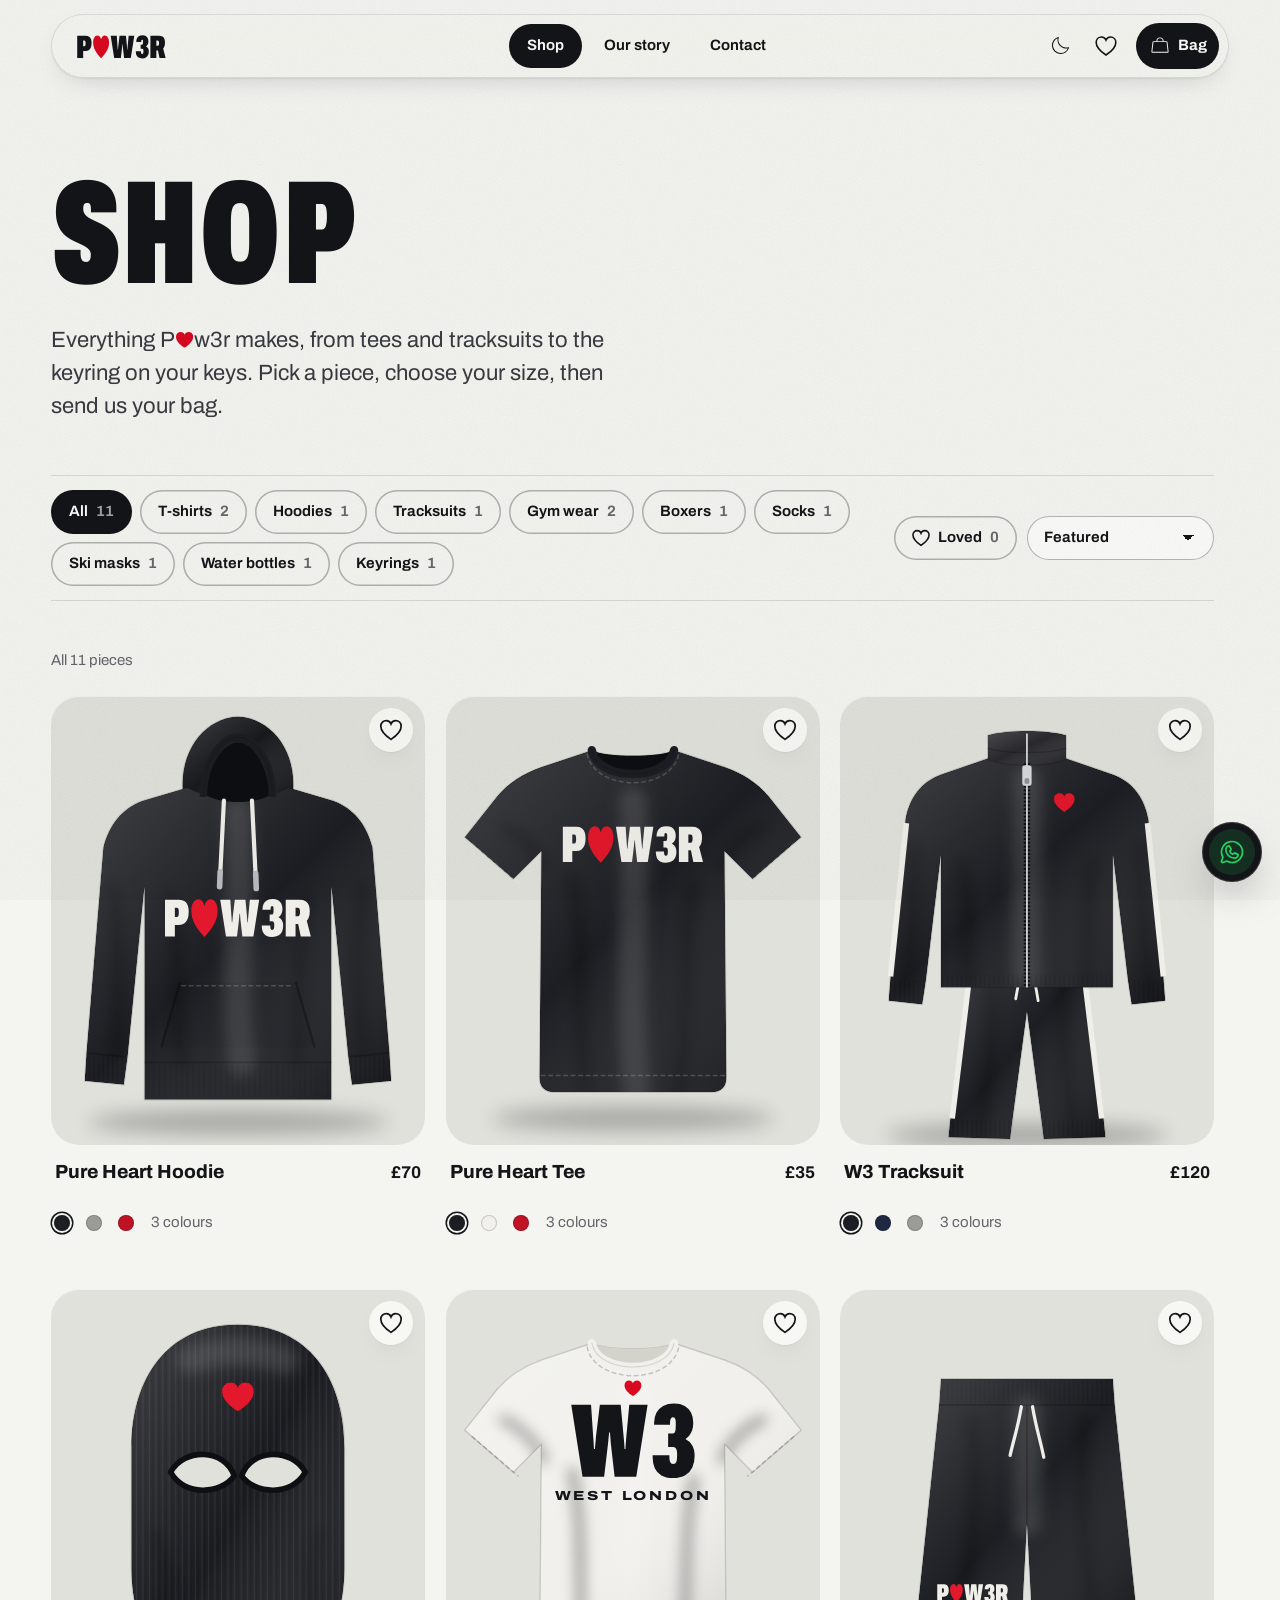
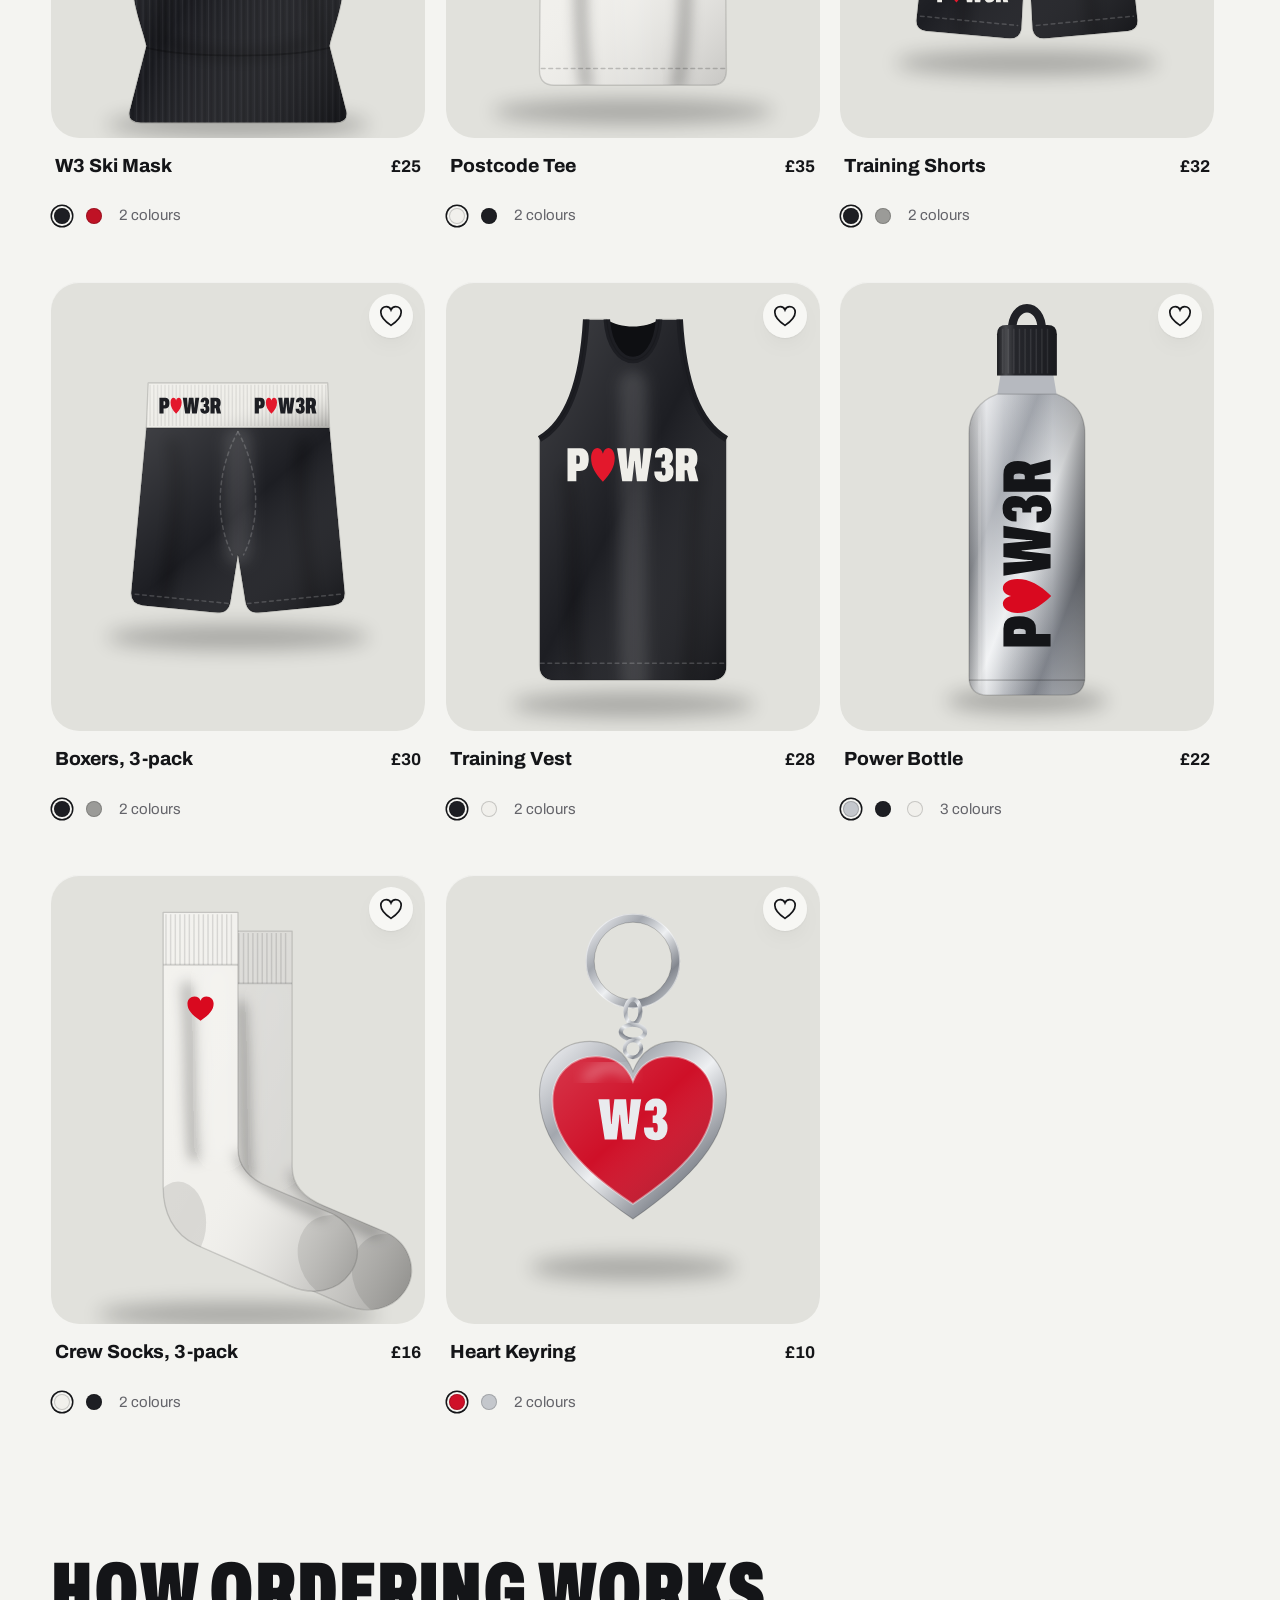
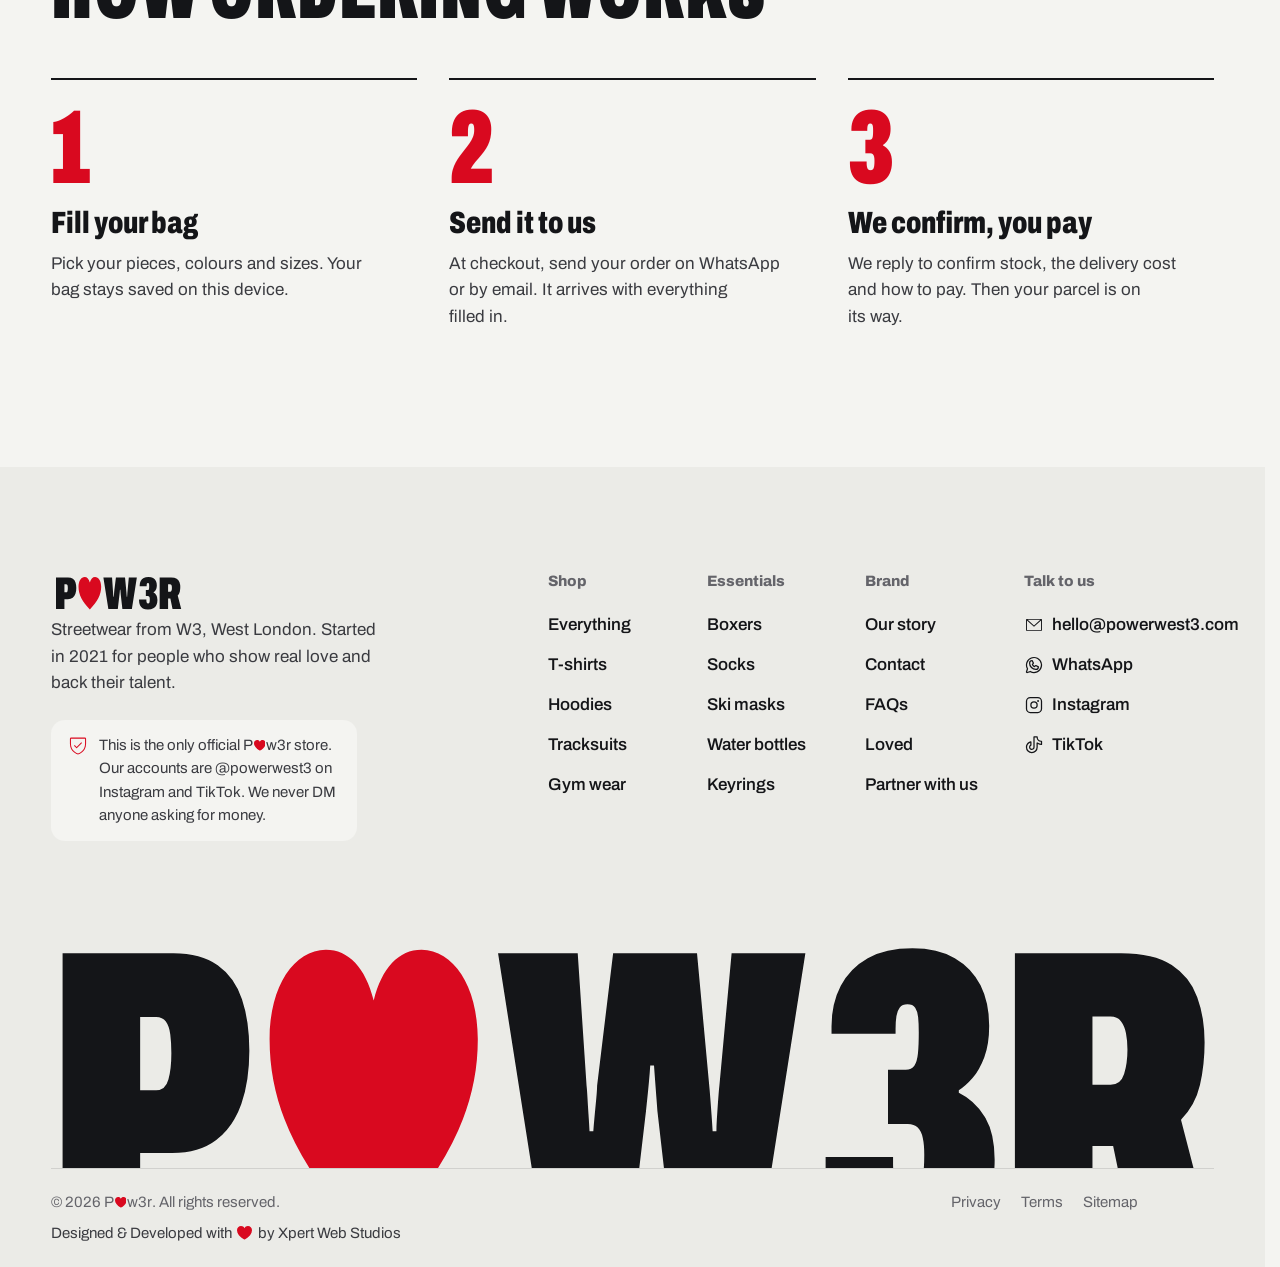
<file: shop.html>
<!doctype html>
<html lang="en-GB">
<head>
<meta charset="utf-8">
<meta name="viewport" content="width=device-width, initial-scale=1, viewport-fit=cover">
<title>Shop T-shirts, Hoodies, Tracksuits and More | P❤w3r</title>
<meta name="description" content="Shop the full P❤w3r range: T-shirts, hoodies, tracksuits, gym wear, ski masks, boxers, socks, water bottles and keyrings. Prices in GBP.">
<link rel="canonical" href="https://powerwest3.com/shop.html">
<meta name="theme-color" content="#F4F4F1" media="(prefers-color-scheme: light)">
<meta name="theme-color" content="#121316" media="(prefers-color-scheme: dark)">
<meta name="color-scheme" content="light dark">
<meta property="og:type" content="website">
<meta property="og:site_name" content="P❤w3r">
<meta property="og:locale" content="en_GB">
<meta property="og:title" content="Shop T-shirts, Hoodies, Tracksuits and More | P❤w3r">
<meta property="og:description" content="Shop the full P❤w3r range: T-shirts, hoodies, tracksuits, gym wear, ski masks, boxers, socks, water bottles and keyrings. Prices in GBP.">
<meta property="og:url" content="https://powerwest3.com/shop.html">
<meta property="og:image" content="https://powerwest3.com/images/og-image.png">
<meta property="og:image:width" content="1200">
<meta property="og:image:height" content="630">
<meta property="og:image:alt" content="The P❤w3r wordmark with a red heart in place of the O, above the line Power comes from the heart.">
<meta name="twitter:card" content="summary_large_image">
<meta name="twitter:title" content="Shop T-shirts, Hoodies, Tracksuits and More | P❤w3r">
<meta name="twitter:description" content="Shop the full P❤w3r range: T-shirts, hoodies, tracksuits, gym wear, ski masks, boxers, socks, water bottles and keyrings. Prices in GBP.">
<meta name="twitter:image" content="https://powerwest3.com/images/og-image.png">
<link rel="icon" href="favicon.ico" sizes="32x32">
<link rel="icon" href="favicon.svg" type="image/svg+xml">
<link rel="apple-touch-icon" href="apple-touch-icon.png">
<link rel="manifest" href="site.webmanifest">
<link rel="preconnect" href="https://fonts.googleapis.com">
<link rel="preconnect" href="https://fonts.gstatic.com" crossorigin>
<link rel="preconnect" href="https://code.jquery.com" crossorigin>
<link rel="stylesheet" href="https://fonts.googleapis.com/css2?family=Archivo:wdth,wght@62..125,100..900&amp;display=swap">
<link rel="stylesheet" href="css/style.css">
<script>(function(d,w){var e=d.documentElement;e.classList.add('js');try{var t=w.localStorage.getItem('pw-theme');if(t==='dark'||t==='light'){e.setAttribute('data-theme',t);}}catch(x){}w.setTimeout(function(){if(!w.PW||!w.PW.booted){e.classList.remove('js');}},4000);})(document,window);</script>
<script type="application/ld+json">
{
  "@context": "https://schema.org",
  "@type": "CollectionPage",
  "name": "Shop P❤w3r",
  "url": "https://powerwest3.com/shop.html",
  "isPartOf": {
    "@id": "https://powerwest3.com/#website"
  },
  "mainEntity": {
    "@type": "ItemList",
    "itemListElement": [
      {
        "@type": "ListItem",
        "position": 1,
        "url": "https://powerwest3.com/product.html?id=heart-hoodie",
        "name": "Pure Heart Hoodie"
      },
      {
        "@type": "ListItem",
        "position": 2,
        "url": "https://powerwest3.com/product.html?id=heart-tee",
        "name": "Pure Heart Tee"
      },
      {
        "@type": "ListItem",
        "position": 3,
        "url": "https://powerwest3.com/product.html?id=w3-tracksuit",
        "name": "W3 Tracksuit"
      },
      {
        "@type": "ListItem",
        "position": 4,
        "url": "https://powerwest3.com/product.html?id=w3-ski-mask",
        "name": "W3 Ski Mask"
      },
      {
        "@type": "ListItem",
        "position": 5,
        "url": "https://powerwest3.com/product.html?id=postcode-tee",
        "name": "Postcode Tee"
      },
      {
        "@type": "ListItem",
        "position": 6,
        "url": "https://powerwest3.com/product.html?id=training-shorts",
        "name": "Training Shorts"
      },
      {
        "@type": "ListItem",
        "position": 7,
        "url": "https://powerwest3.com/product.html?id=boxers-3",
        "name": "Boxers, 3-pack"
      },
      {
        "@type": "ListItem",
        "position": 8,
        "url": "https://powerwest3.com/product.html?id=training-vest",
        "name": "Training Vest"
      },
      {
        "@type": "ListItem",
        "position": 9,
        "url": "https://powerwest3.com/product.html?id=power-bottle",
        "name": "Power Bottle"
      },
      {
        "@type": "ListItem",
        "position": 10,
        "url": "https://powerwest3.com/product.html?id=socks-3",
        "name": "Crew Socks, 3-pack"
      },
      {
        "@type": "ListItem",
        "position": 11,
        "url": "https://powerwest3.com/product.html?id=heart-keyring",
        "name": "Heart Keyring"
      }
    ]
  }
}
</script>
</head>
<body class="page-shop">
<svg class="sprite" aria-hidden="true" focusable="false" xmlns="http://www.w3.org/2000/svg"><defs><symbol id="i-bag" viewBox="0 0 256 256"><path d="M237.9,198.36l-14.25-120a14.06,14.06,0,0,0-14-12.36H174V64a46,46,0,0,0-92,0v2H46.33a14.06,14.06,0,0,0-14,12.36l-14.25,120a14,14,0,0,0,14,15.64H223.92a14,14,0,0,0,14-15.64ZM94,64a34,34,0,0,1,68,0v2H94ZM225.5,201.3a2.07,2.07,0,0,1-1.58.7H32.08a2.07,2.07,0,0,1-1.58-.7,1.92,1.92,0,0,1-.49-1.53l14.26-120A2,2,0,0,1,46.33,78H209.67a2,2,0,0,1,2.06,1.77l14.26,120A1.92,1.92,0,0,1,225.5,201.3Z"/></symbol><symbol id="i-close" viewBox="0 0 256 256"><path d="M204.24,195.76a6,6,0,1,1-8.48,8.48L128,136.49,60.24,204.24a6,6,0,0,1-8.48-8.48L119.51,128,51.76,60.24a6,6,0,0,1,8.48-8.48L128,119.51l67.76-67.75a6,6,0,0,1,8.48,8.48L136.49,128Z"/></symbol><symbol id="i-arrow" viewBox="0 0 256 256"><path d="M198,64V168a6,6,0,0,1-12,0V78.48L68.24,196.24a6,6,0,0,1-8.48-8.48L177.52,70H88a6,6,0,0,1,0-12H192A6,6,0,0,1,198,64Z"/></symbol><symbol id="i-plus" viewBox="0 0 256 256"><path d="M222,128a6,6,0,0,1-6,6H134v82a6,6,0,0,1-12,0V134H40a6,6,0,0,1,0-12h82V40a6,6,0,0,1,12,0v82h82A6,6,0,0,1,222,128Z"/></symbol><symbol id="i-minus" viewBox="0 0 256 256"><path d="M222,128a6,6,0,0,1-6,6H40a6,6,0,0,1,0-12H216A6,6,0,0,1,222,128Z"/></symbol><symbol id="i-whatsapp" viewBox="0 0 256 256"><path d="M187.58,144.84l-32-16a8,8,0,0,0-8,.5l-14.69,9.8a40.55,40.55,0,0,1-16-16l9.8-14.69a8,8,0,0,0,.5-8l-16-32A8,8,0,0,0,104,64a40,40,0,0,0-40,40,88.1,88.1,0,0,0,88,88,40,40,0,0,0,40-40A8,8,0,0,0,187.58,144.84ZM152,176a72.08,72.08,0,0,1-72-72A24,24,0,0,1,99.29,80.46l11.48,23L101,118a8,8,0,0,0-.73,7.51,56.47,56.47,0,0,0,30.15,30.15A8,8,0,0,0,138,155l14.61-9.74,23,11.48A24,24,0,0,1,152,176ZM128,24A104,104,0,0,0,36.18,176.88L24.83,210.93a16,16,0,0,0,20.24,20.24l34.05-11.35A104,104,0,1,0,128,24Zm0,192a87.87,87.87,0,0,1-44.06-11.81,8,8,0,0,0-6.54-.67L40,216,52.47,178.6a8,8,0,0,0-.66-6.54A88,88,0,1,1,128,216Z"/></symbol><symbol id="i-instagram" viewBox="0 0 256 256"><path d="M128,80a48,48,0,1,0,48,48A48.05,48.05,0,0,0,128,80Zm0,80a32,32,0,1,1,32-32A32,32,0,0,1,128,160ZM176,24H80A56.06,56.06,0,0,0,24,80v96a56.06,56.06,0,0,0,56,56h96a56.06,56.06,0,0,0,56-56V80A56.06,56.06,0,0,0,176,24Zm40,152a40,40,0,0,1-40,40H80a40,40,0,0,1-40-40V80A40,40,0,0,1,80,40h96a40,40,0,0,1,40,40ZM192,76a12,12,0,1,1-12-12A12,12,0,0,1,192,76Z"/></symbol><symbol id="i-tiktok" viewBox="0 0 256 256"><path d="M224,72a48.05,48.05,0,0,1-48-48,8,8,0,0,0-8-8H128a8,8,0,0,0-8,8V156a20,20,0,1,1-28.57-18.08A8,8,0,0,0,96,130.69V88a8,8,0,0,0-9.4-7.88C50.91,86.48,24,119.1,24,156a76,76,0,0,0,152,0V116.29A103.25,103.25,0,0,0,224,128a8,8,0,0,0,8-8V80A8,8,0,0,0,224,72Zm-8,39.64a87.19,87.19,0,0,1-43.33-16.15A8,8,0,0,0,160,102v54a60,60,0,0,1-120,0c0-25.9,16.64-49.13,40-57.6v27.67A36,36,0,1,0,136,156V32h24.5A64.14,64.14,0,0,0,216,87.5Z"/></symbol><symbol id="i-mail" viewBox="0 0 256 256"><path d="M224,50H32a6,6,0,0,0-6,6V192a14,14,0,0,0,14,14H216a14,14,0,0,0,14-14V56A6,6,0,0,0,224,50ZM208.58,62,128,135.86,47.42,62ZM216,194H40a2,2,0,0,1-2-2V69.64l86,78.78a6,6,0,0,0,8.1,0L218,69.64V192A2,2,0,0,1,216,194Z"/></symbol><symbol id="i-phone" viewBox="0 0 256 256"><path d="M221.59,160.3l-47.24-21.17a14,14,0,0,0-13.28,1.22,4.81,4.81,0,0,0-.56.42l-24.69,21a1.88,1.88,0,0,1-1.68.06c-15.87-7.66-32.31-24-40-39.65a1.91,1.91,0,0,1,0-1.68l21.07-25a6.13,6.13,0,0,0,.42-.58,14,14,0,0,0,1.12-13.27L95.73,34.49a14,14,0,0,0-14.56-8.38A54.24,54.24,0,0,0,34,80c0,78.3,63.7,142,142,142a54.25,54.25,0,0,0,53.89-47.17A14,14,0,0,0,221.59,160.3ZM176,210C104.32,210,46,151.68,46,80A42.23,42.23,0,0,1,82.67,38h.23a2,2,0,0,1,1.84,1.31l21.1,47.11a2,2,0,0,1,0,1.67L84.73,113.15a4.73,4.73,0,0,0-.43.57,14,14,0,0,0-.91,13.73c8.87,18.16,27.17,36.32,45.53,45.19a14,14,0,0,0,13.77-1c.19-.13.38-.27.56-.42l24.68-21a1.92,1.92,0,0,1,1.6-.1l47.25,21.17a2,2,0,0,1,1.21,2A42.24,42.24,0,0,1,176,210Z"/></symbol><symbol id="i-moon" viewBox="0 0 256 256"><path d="M232.13,143.64a6,6,0,0,0-6-1.49A90.07,90.07,0,0,1,113.86,29.85a6,6,0,0,0-7.49-7.48A102.88,102.88,0,0,0,54.48,58.68,102,102,0,0,0,197.32,201.52a102.88,102.88,0,0,0,36.31-51.89A6,6,0,0,0,232.13,143.64Zm-42,48.29a90,90,0,0,1-126-126A90.9,90.9,0,0,1,99.65,37.66,102.06,102.06,0,0,0,218.34,156.35,90.9,90.9,0,0,1,190.1,191.93Z"/></symbol><symbol id="i-sun" viewBox="0 0 256 256"><path d="M122,40V16a6,6,0,0,1,12,0V40a6,6,0,0,1-12,0Zm68,88a62,62,0,1,1-62-62A62.07,62.07,0,0,1,190,128Zm-12,0a50,50,0,1,0-50,50A50.06,50.06,0,0,0,178,128ZM59.76,68.24a6,6,0,1,0,8.48-8.48l-16-16a6,6,0,0,0-8.48,8.48Zm0,119.52-16,16a6,6,0,1,0,8.48,8.48l16-16a6,6,0,1,0-8.48-8.48ZM192,70a6,6,0,0,0,4.24-1.76l16-16a6,6,0,0,0-8.48-8.48l-16,16A6,6,0,0,0,192,70Zm4.24,117.76a6,6,0,0,0-8.48,8.48l16,16a6,6,0,0,0,8.48-8.48ZM46,128a6,6,0,0,0-6-6H16a6,6,0,0,0,0,12H40A6,6,0,0,0,46,128Zm82,82a6,6,0,0,0-6,6v24a6,6,0,0,0,12,0V216A6,6,0,0,0,128,210Zm112-88H216a6,6,0,0,0,0,12h24a6,6,0,0,0,0-12Z"/></symbol><symbol id="i-check" viewBox="0 0 256 256"><path d="M232.49,80.49l-128,128a12,12,0,0,1-17,0l-56-56a12,12,0,1,1,17-17L96,183,215.51,63.51a12,12,0,0,1,17,17Z"/></symbol><symbol id="i-copy" viewBox="0 0 256 256"><path d="M216,34H88a6,6,0,0,0-6,6V82H40a6,6,0,0,0-6,6V216a6,6,0,0,0,6,6H168a6,6,0,0,0,6-6V174h42a6,6,0,0,0,6-6V40A6,6,0,0,0,216,34ZM162,210H46V94H162Zm48-48H174V88a6,6,0,0,0-6-6H94V46H210Z"/></symbol><symbol id="i-shield" viewBox="0 0 256 256"><path d="M208,42H48A14,14,0,0,0,34,56v56c0,51.94,25.12,83.4,46.2,100.64,22.73,18.6,45.27,24.89,46.22,25.15a6,6,0,0,0,3.16,0c.95-.26,23.49-6.55,46.22-25.15C196.88,195.4,222,163.94,222,112V56A14,14,0,0,0,208,42Zm2,70c0,37.76-13.94,68.39-41.44,91.06A131.17,131.17,0,0,1,128,225.72a130.94,130.94,0,0,1-40.56-22.66C59.94,180.39,46,149.76,46,112V56a2,2,0,0,1,2-2H208a2,2,0,0,1,2,2ZM172.24,99.76a6,6,0,0,1,0,8.48l-56,56a6,6,0,0,1-8.48,0l-24-24a6,6,0,0,1,8.48-8.48L112,151.51l51.76-51.75A6,6,0,0,1,172.24,99.76Z"/></symbol><symbol id="i-truck" viewBox="0 0 256 256"><path d="M253.57,117.78l-14-35a13.93,13.93,0,0,0-13-8.8H190V64a6,6,0,0,0-6-6H32A14,14,0,0,0,18,72V184a14,14,0,0,0,14,14H50.6a30,30,0,0,0,58.8,0h53.2a30,30,0,0,0,58.8,0H240a14,14,0,0,0,14-14V120A6,6,0,0,0,253.57,117.78ZM190,86h36.58a2,2,0,0,1,1.86,1.26L239.14,114H190ZM30,72a2,2,0,0,1,2-2H178v68H30ZM80,210a18,18,0,1,1,18-18A18,18,0,0,1,80,210Zm82.6-24H109.4a30,30,0,0,0-58.8,0H32a2,2,0,0,1-2-2V150H178v15.48A30.1,30.1,0,0,0,162.6,186ZM192,210a18,18,0,1,1,18-18A18,18,0,0,1,192,210Zm50-26a2,2,0,0,1-2,2H221.4A30.05,30.05,0,0,0,192,162c-.67,0-1.34,0-2,.07V126h52Z"/></symbol><symbol id="i-chat" viewBox="0 0 256 256"><path d="M138,128a10,10,0,1,1-10-10A10,10,0,0,1,138,128ZM84,118a10,10,0,1,0,10,10A10,10,0,0,0,84,118Zm88,0a10,10,0,1,0,10,10A10,10,0,0,0,172,118Zm58,10A102,102,0,0,1,79.31,217.65L44.44,229.27a14,14,0,0,1-17.71-17.71l11.62-34.87A102,102,0,1,1,230,128Zm-12,0A90,90,0,1,0,50.08,173.06a6,6,0,0,1,.5,4.91L38.12,215.35a2,2,0,0,0,2.53,2.53L78,205.42a6.2,6.2,0,0,1,1.9-.31,6.09,6.09,0,0,1,3,.81A90,90,0,0,0,218,128Z"/></symbol><symbol id="i-handshake" viewBox="0 0 256 256"><path d="M252.51,108.8,227,57.75a14,14,0,0,0-18.78-6.27L182.66,64.26,129.53,50.2a6.1,6.1,0,0,0-3.06,0L73.34,64.26,47.79,51.48A14,14,0,0,0,29,57.75L3.49,108.8a14,14,0,0,0,6.26,18.78L36.9,141.16l55.61,39.72a6,6,0,0,0,2,.94l64,16A6.08,6.08,0,0,0,160,198a6,6,0,0,0,4.24-1.76l55.31-55.31,26.7-13.35a14,14,0,0,0,6.26-18.78Zm-53,35.16-35.8-28.68a6,6,0,0,0-8,.45c-18.65,18.79-39.5,16.42-52.79,7.92a2,2,0,0,1-.94-1.5,1.9,1.9,0,0,1,.51-1.55L146.43,78h33.86l28.41,56.82ZM14.11,115.69a2,2,0,0,1,.11-1.52L39.74,63.11a2,2,0,0,1,1.8-1.1,2,2,0,0,1,.89.21l22.21,11.1L37.32,128l-22.21-11.1A2,2,0,0,1,14.11,115.69Zm144.05,69.67-59.6-14.9L47.66,134.1,76.84,75.75,128,62.21l14.8,3.92a5.92,5.92,0,0,0-3,1.57L94.1,112.05a14,14,0,0,0,2.39,21.72c20.22,12.92,44.75,10.49,63.8-5.89L191,152.5Zm83.73-69.67a2,2,0,0,1-1,1.16L218.68,128,191.36,73.32l22.21-11.1a2,2,0,0,1,1.53-.11,2,2,0,0,1,1.16,1l25.52,51.06A2,2,0,0,1,241.89,115.69Zm-112,101.76a6,6,0,0,1-7.27,4.37L80.89,211.39a5.88,5.88,0,0,1-2-.94L52.52,191.64a6,6,0,1,1,7-9.77L84.91,200l40.61,10.15A6,6,0,0,1,129.88,217.45Z"/></symbol><symbol id="i-package" viewBox="0 0 256 256"><path d="M222.72,67.91l-88-48.18a13.9,13.9,0,0,0-13.44,0l-88,48.18A14,14,0,0,0,26,80.18v95.64a14,14,0,0,0,7.28,12.27l88,48.18a13.92,13.92,0,0,0,13.44,0l88-48.18A14,14,0,0,0,230,175.82V80.18A14,14,0,0,0,222.72,67.91ZM127,30.25a2,2,0,0,1,1.92,0L212.51,76,178.57,94.57,94.05,48.31ZM122,223,39,177.57a2,2,0,0,1-1-1.75V86.66l84,46ZM43.49,76,81.56,55.15l84.51,46.26L128,122.24ZM218,175.82a2,2,0,0,1-1,1.75h0L134,223V132.64l36-19.71V152a6,6,0,0,0,12,0V106.37l36-19.71Z"/></symbol><symbol id="i-sparkle" viewBox="0 0 256 256"><path d="M196.89,130.94,144.4,111.6,125.06,59.11a13.92,13.92,0,0,0-26.12,0L79.6,111.6,27.11,130.94a13.92,13.92,0,0,0,0,26.12L79.6,176.4l19.34,52.49a13.92,13.92,0,0,0,26.12,0L144.4,176.4l52.49-19.34a13.92,13.92,0,0,0,0-26.12Zm-4.15,14.86-55.08,20.3a6,6,0,0,0-3.56,3.56l-20.3,55.08a1.92,1.92,0,0,1-3.6,0L89.9,169.66a6,6,0,0,0-3.56-3.56L31.26,145.8a1.92,1.92,0,0,1,0-3.6l55.08-20.3a6,6,0,0,0,3.56-3.56l20.3-55.08a1.92,1.92,0,0,1,3.6,0l20.3,55.08a6,6,0,0,0,3.56,3.56l55.08,20.3a1.92,1.92,0,0,1,0,3.6ZM146,40a6,6,0,0,1,6-6h18V16a6,6,0,0,1,12,0V34h18a6,6,0,0,1,0,12H182V64a6,6,0,0,1-12,0V46H152A6,6,0,0,1,146,40ZM246,88a6,6,0,0,1-6,6H230v10a6,6,0,0,1-12,0V94H208a6,6,0,0,1,0-12h10V72a6,6,0,0,1,12,0V82h10A6,6,0,0,1,246,88Z"/></symbol><symbol id="i-pause" viewBox="0 0 256 256"><path d="M200,32H160a16,16,0,0,0-16,16V208a16,16,0,0,0,16,16h40a16,16,0,0,0,16-16V48A16,16,0,0,0,200,32Zm0,176H160V48h40ZM96,32H56A16,16,0,0,0,40,48V208a16,16,0,0,0,16,16H96a16,16,0,0,0,16-16V48A16,16,0,0,0,96,32Zm0,176H56V48H96Z"/></symbol><symbol id="i-play" viewBox="0 0 256 256"><path d="M232.4,114.49,88.32,26.35a16,16,0,0,0-16.2-.3A15.86,15.86,0,0,0,64,39.87V216.13A15.94,15.94,0,0,0,80,232a16.07,16.07,0,0,0,8.36-2.35L232.4,141.51a15.81,15.81,0,0,0,0-27ZM80,215.94V40l143.83,88Z"/></symbol><symbol id="i-warning" viewBox="0 0 256 256"><path d="M128,24A104,104,0,1,0,232,128,104.11,104.11,0,0,0,128,24Zm0,192a88,88,0,1,1,88-88A88.1,88.1,0,0,1,128,216Zm-8-80V80a8,8,0,0,1,16,0v56a8,8,0,0,1-16,0Zm20,36a12,12,0,1,1-12-12A12,12,0,0,1,140,172Z"/></symbol><symbol id="i-heart" viewBox="0 0 100 92"><path d="M50 92C17 69.92 0 50.6 0 27.6C0 11.04 12 0 27 0C38 0 46 5.52 50 15.64C54 5.52 62 0 73 0C88 0 100 11.04 100 27.6C100 50.6 83 69.92 50 92Z"/></symbol><symbol id="wm" viewBox="-2 -4 402 108"><path fill="currentColor" d="M26.82 100L0 100L0-0.29L38.34-0.29Q47.81-0.29 53.64 3.86Q59.48 8.02 62.03 15.60Q64.58 23.18 64.58 33.38L64.58 33.38Q64.58 43.88 61.81 51.82Q59.04 59.77 53.13 64.29Q47.23 68.80 37.90 68.80L37.90 68.80L26.82 68.80L26.82 100ZM26.82 21.72L26.82 47.08L32.36 47.08Q35.57 47.08 36.59 43.37Q37.61 39.65 37.61 34.26L37.61 34.26Q37.61 30.61 37.24 27.77Q36.88 24.93 35.71 23.32Q34.55 21.72 32.36 21.72L32.36 21.72L26.82 21.72ZM196.35 100L166.32 100L150.58-0.29L178.13-0.29L181.19 45.48Q181.34 46.65 181.48 49.34Q181.63 52.04 181.85 55.25Q182.06 58.45 182.21 61.22L182.21 61.22L183.52 61.22Q183.67 59.18 183.89 56.85Q184.10 54.52 184.32 52.26Q184.54 50 184.69 48.18Q184.83 46.36 184.83 45.48L184.83 45.48L190.37-0.29L219.38-0.29L223.61 45.48Q223.76 46.94 223.97 49.71Q224.19 52.48 224.41 55.61Q224.63 58.75 224.78 61.22L224.78 61.22L226.09 61.22Q226.09 59.48 226.23 57.22Q226.38 54.96 226.52 52.77Q226.67 50.58 226.82 48.69Q226.96 46.79 227.11 45.48L227.11 45.48L231.34-0.29L256.85-0.29L241.10 100L210.93 100L205.68 54.23Q205.53 52.19 205.31 49.34Q205.10 46.50 204.88 43.59Q204.66 40.67 204.51 38.48L204.51 38.48L203.20 38.48Q203.06 40.96 202.76 44.10Q202.47 47.23 202.18 50Q201.89 52.77 201.74 54.23L201.74 54.23L196.35 100ZM292.13 101.75L292.13 101.75Q282.21 101.75 276.02 98.18Q269.82 94.61 266.83 88.12Q263.85 81.63 263.85 73.03L263.85 73.03L263.85 70.12L287.17 70.12L287.17 72.45Q287.17 76.68 288.19 79.45Q289.21 82.22 292.42 82.22L292.42 82.22Q295.92 82.22 296.94 79.15Q297.96 76.09 297.96 69.39L297.96 69.39Q297.96 65.89 297.45 63.56Q296.94 61.22 295.70 59.99Q294.46 58.75 292.27 58.75L292.27 58.75L285.42 58.75L285.42 39.94L291.54 39.94Q293.58 39.94 294.53 38.56Q295.48 37.17 295.77 34.33Q296.06 31.49 296.06 26.97L296.06 26.97Q296.06 23.91 295.84 21.79Q295.62 19.68 294.82 18.51Q294.02 17.35 292.13 17.35L292.13 17.35Q290.38 17.35 289.50 18.44Q288.63 19.53 288.34 21.43Q288.04 23.32 288.04 25.80L288.04 25.80L288.04 27.55L265.89 27.55L265.89 24.93Q265.89 17.06 269.09 10.93Q272.30 4.81 278.42 1.38Q284.55-2.04 293.87-2.04L293.87-2.04Q302.62-2.04 308.52 1.38Q314.43 4.81 317.42 10.79Q320.41 16.76 320.41 24.78L320.41 24.78Q320.41 31.20 318.73 35.64Q317.05 40.09 314.65 42.86Q312.24 45.63 309.91 47.08L309.91 47.08L309.91 47.96Q315.30 50.58 318.80 56.12Q322.30 61.66 322.30 71.14L322.30 71.14Q322.30 80.03 319.09 86.95Q315.89 93.88 309.25 97.81Q302.62 101.75 292.13 101.75ZM356.12 100L329.30 100L329.30-0.29L366.03-0.29Q377.26-0.29 383.53 3.79Q389.80 7.87 392.35 14.87Q394.90 21.87 394.90 30.47L394.90 30.47Q394.90 38.34 393.29 45.26Q391.69 52.19 386.73 57.29L386.73 57.29L397.81 100L370.26 100L363.27 66.33L356.12 66.33L356.12 100ZM356.12 21.57L356.12 45.19L362.39 45.19Q365.89 45.19 367.06 41.47Q368.22 37.76 368.22 33.09L368.22 33.09Q368.22 29.88 367.71 27.33Q367.20 24.78 365.96 23.18Q364.72 21.57 362.39 21.57L362.39 21.57L356.12 21.57Z"/><path style="fill:var(--c-accent)" d="M107.58 101.5C83.82 76.78 71.58 55.15 71.58 29.4C71.58 10.86 80.22 -1.5 91.02 -1.5C98.94 -1.5 104.7 4.68 107.58 16.01C110.46 4.68 116.22 -1.5 124.14 -1.5C134.94 -1.5 143.58 10.86 143.58 29.4C143.58 55.15 131.34 76.78 107.58 101.5Z"/></symbol></defs></svg>
<a class="skip" href="#main" data-inertable>Skip to content</a>
<header class="site-header" data-inertable>
  <div class="island">
    <a class="logo" href="index.html" aria-label="P❤w3r home" translate="no"><svg viewBox="-2 -4 402 108" aria-hidden="true" focusable="false"><use href="#wm"/></svg></a>
    <nav class="nav" aria-label="Main">
      <ul class="nav__list">
        <li><a class="nav__link" href="shop.html" aria-current="page">Shop</a></li>
        <li><a class="nav__link" href="story.html">Our story</a></li>
        <li><a class="nav__link" href="contact.html">Contact</a></li>
      </ul>
    </nav>
    <div class="actions">
      <button class="icon-btn theme-toggle" type="button" data-theme-toggle aria-label="Switch to dark mode"><svg class="icon" aria-hidden="true" focusable="false"><use href="#i-moon"/></svg></button>
      <a class="icon-btn" href="shop.html?view=loved" data-loved-link aria-label="Loved, 0 items"><svg class="icon" viewBox="-6 -6 112 104" aria-hidden="true" focusable="false"><path d="M50 92C17 69.92 0 50.6 0 27.6C0 11.04 12 0 27 0C38 0 46 5.52 50 15.64C54 5.52 62 0 73 0C88 0 100 11.04 100 27.6C100 50.6 83 69.92 50 92Z" fill="none" stroke="currentColor" stroke-width="1.6" vector-effect="non-scaling-stroke"/></svg><span class="count is-empty" data-loved-count aria-hidden="true">0</span></a>
      <button class="bag-btn" type="button" data-bag-open data-bag-btn aria-haspopup="dialog" aria-controls="bag" aria-expanded="false" aria-label="Bag, 0 items"><svg class="icon" aria-hidden="true" focusable="false"><use href="#i-bag"/></svg><span class="bag-btn__label" aria-hidden="true">Bag</span><span class="count is-empty" data-bag-count aria-hidden="true">0</span></button>
      <button class="menu-btn" type="button" data-menu-toggle aria-expanded="false" aria-controls="menu"><span class="sr-only">Open menu</span><span class="menu-btn__bars" aria-hidden="true"><i></i><i></i></span></button>
    </div>
    <span class="island__progress" aria-hidden="true"></span>
  </div>
</header>
<div class="menu" id="menu" inert>
  <nav aria-label="Menu">
    <ul class="menu__list">
      <li><a href="index.html" style="--i:0">Home</a></li>
      <li><a href="shop.html" style="--i:1" aria-current="page">Shop</a></li>
      <li><a href="story.html" style="--i:2">Our story</a></li>
      <li><a href="contact.html" style="--i:3">Contact</a></li>
    </ul>
  </nav>
  <div class="menu__foot">
    <span class="plate" aria-hidden="true">West London <span class="plate__pc">W3</span></span>
    <div class="menu__social">
      <a class="chip" href="https://www.instagram.com/powerwest3/" target="_blank" rel="noopener"><svg class="icon" aria-hidden="true" focusable="false"><use href="#i-instagram"/></svg>Instagram</a>
      <a class="chip" href="https://www.tiktok.com/@powerwest3" target="_blank" rel="noopener"><svg class="icon" aria-hidden="true" focusable="false"><use href="#i-tiktok"/></svg>TikTok</a>
      <a class="chip" href="mailto:hello@powerwest3.com"><svg class="icon" aria-hidden="true" focusable="false"><use href="#i-mail"/></svg>Email</a>
      <button class="chip" type="button" data-theme-toggle aria-label="Switch to dark mode"><svg class="icon" aria-hidden="true" focusable="false"><use href="#i-moon"/></svg><span data-theme-label>Dark mode</span></button>
    </div>
  </div>
</div>
<main id="main">
  <section class="phead wrap" aria-labelledby="shop-title">
    <h1 class="phead__title display" id="shop-title" data-shop-title>Shop</h1>
    <p class="lede phead__lede">Everything <span class="pw" translate="no"><span aria-hidden="true">P<svg class="pw__heart" viewBox="0 0 100 92" focusable="false"><use href="#i-heart"/></svg>w3r</span><span class="sr-only">Power</span></span> makes, from tees and tracksuits to the keyring on your keys. Pick a piece, choose your size, then send us your bag.</p>
  </section>
  <section class="wrap" aria-labelledby="products-title">
    <h2 class="sr-only" id="products-title">Products</h2>
    <div class="toolbar">
      <div class="toolbar__chips" data-shop-chips role="group" aria-label="Filter by category"></div>
      <div class="toolbar__side">
        <button class="chip" type="button" data-shop-loved aria-pressed="false"><svg class="icon" viewBox="-6 -6 112 104" aria-hidden="true" focusable="false"><path d="M50 92C17 69.92 0 50.6 0 27.6C0 11.04 12 0 27 0C38 0 46 5.52 50 15.64C54 5.52 62 0 73 0C88 0 100 11.04 100 27.6C100 50.6 83 69.92 50 92Z" fill="none" stroke="currentColor" stroke-width="1.6" vector-effect="non-scaling-stroke"/></svg>Loved <span class="chip__n">0</span></button>
        <label class="sr-only" for="shop-sort">Sort by</label>
        <select class="select" id="shop-sort" data-shop-sort>
          <option value="featured">Featured</option>
          <option value="price-asc">Price, low to high</option>
          <option value="price-desc">Price, high to low</option>
          <option value="name">Name, A to Z</option>
        </select>
      </div>
    </div>
    <p class="toolbar__status" data-shop-status role="status" aria-live="polite"></p>
    <ul class="grid grid--4" data-shop-grid></ul>
    <div class="empty" data-shop-empty hidden>
      <svg class="" viewBox="-3 -3 106 98" aria-hidden="true" focusable="false"><path vector-effect="non-scaling-stroke" d="M50 92C17 69.92 0 50.6 0 27.6C0 11.04 12 0 27 0C38 0 46 5.52 50 15.64C54 5.52 62 0 73 0C88 0 100 11.04 100 27.6C100 50.6 83 69.92 50 92Z"/></svg>
      <h2>Nothing loved yet</h2>
      <p>Tap the heart on any piece to save it here. Your Loved list stays on this device.</p>
      <button class="btn" type="button" data-shop-reset><span>Show everything</span><span class="btn__icon"><svg class="icon" aria-hidden="true" focusable="false"><use href="#i-arrow"/></svg></span></button>
    </div>
    <noscript><div class="empty"><h2>Turn on JavaScript to shop</h2><p>The shop needs JavaScript to show products. You can still order by emailing hello@powerwest3.com.</p></div></noscript>
  </section>
  <section class="section" aria-labelledby="how-title">
    <div class="wrap">
      <h2 class="display t-48 how__title" id="how-title">How ordering works</h2>
      <ol class="how__steps" data-stagger>
        <li data-reveal><span class="how__n" aria-hidden="true">1</span><h3>Fill your bag</h3><p>Pick your pieces, colours and sizes. Your bag stays saved on this device.</p></li>
        <li data-reveal><span class="how__n" aria-hidden="true">2</span><h3>Send it to us</h3><p>At checkout, send your order on WhatsApp or by email. It arrives with everything filled in.</p></li>
        <li data-reveal><span class="how__n" aria-hidden="true">3</span><h3>We confirm, you pay</h3><p>We reply to confirm stock, the delivery cost and how to pay. Then your parcel is on its way.</p></li>
      </ol>
    </div>
  </section>
</main>
<footer class="footer" data-inertable>
  <div class="wrap footer__top">
    <div class="footer__brand">
      <a class="logo" href="index.html" aria-label="P❤w3r home" translate="no"><svg viewBox="-2 -4 402 108" aria-hidden="true" focusable="false"><use href="#wm"/></svg></a>
      <p>Streetwear from W3, West London. Started in 2021 for people who show real love and back their talent.</p>
      <p class="footer__official"><svg class="icon" aria-hidden="true" focusable="false"><use href="#i-shield"/></svg><span>This is the only official <span class="pw" translate="no"><span aria-hidden="true">P<svg class="pw__heart" viewBox="0 0 100 92" focusable="false"><use href="#i-heart"/></svg>w3r</span><span class="sr-only">Power</span></span> store. Our accounts are @powerwest3 on Instagram and TikTok. We never DM anyone asking for money.</span></p>
    </div>
    <div class="footer__cols">
      <nav aria-labelledby="f-shop">
        <p class="footer__h" id="f-shop">Shop</p>
        <ul class="footer__list">
          <li><a href="shop.html">Everything</a></li>
          <li><a href="shop.html?cat=tshirts">T-shirts</a></li>
          <li><a href="shop.html?cat=hoodies">Hoodies</a></li>
          <li><a href="shop.html?cat=tracksuits">Tracksuits</a></li>
          <li><a href="shop.html?cat=gym">Gym wear</a></li>
        </ul>
      </nav>
      <nav aria-labelledby="f-more">
        <p class="footer__h" id="f-more">Essentials</p>
        <ul class="footer__list">
          <li><a href="shop.html?cat=boxers">Boxers</a></li>
          <li><a href="shop.html?cat=socks">Socks</a></li>
          <li><a href="shop.html?cat=skimasks">Ski masks</a></li>
          <li><a href="shop.html?cat=bottles">Water bottles</a></li>
          <li><a href="shop.html?cat=keyrings">Keyrings</a></li>
        </ul>
      </nav>
      <nav aria-labelledby="f-brand">
        <p class="footer__h" id="f-brand">Brand</p>
        <ul class="footer__list">
          <li><a href="story.html">Our story</a></li>
          <li><a href="contact.html">Contact</a></li>
          <li><a href="contact.html#faq">FAQs</a></li>
          <li><a href="shop.html?view=loved">Loved</a></li>
          <li><a href="story.html#partner">Partner with us</a></li>
        </ul>
      </nav>
      <div>
        <p class="footer__h">Talk to us</p>
        <ul class="footer__list">
          <li><a href="mailto:hello@powerwest3.com"><svg class="icon" aria-hidden="true" focusable="false"><use href="#i-mail"/></svg>hello@powerwest3.com</a></li>
          <li><a href="https://wa.me/447470877892?text=Hi%20P%E2%9D%A4w3r%2C%20I%20have%20a%20question." target="_blank" rel="noopener"><svg class="icon" aria-hidden="true" focusable="false"><use href="#i-whatsapp"/></svg>WhatsApp</a></li>
          <li><a href="https://www.instagram.com/powerwest3/" target="_blank" rel="noopener"><svg class="icon" aria-hidden="true" focusable="false"><use href="#i-instagram"/></svg>Instagram</a></li>
          <li><a href="https://www.tiktok.com/@powerwest3" target="_blank" rel="noopener"><svg class="icon" aria-hidden="true" focusable="false"><use href="#i-tiktok"/></svg>TikTok</a></li>
        </ul>
      </div>
    </div>
  </div>
  <div class="footer__mark" aria-hidden="true"><svg viewBox="-2 -4 402 108" focusable="false"><use href="#wm"/></svg></div>
  <div class="wrap footer__bottom">
    <p>&copy;&nbsp;<span data-this-year>2026</span> <span class="pw" translate="no"><span aria-hidden="true">P<svg class="pw__heart" viewBox="0 0 100 92" focusable="false"><use href="#i-heart"/></svg>w3r</span><span class="sr-only">Power</span></span>. All rights reserved.</p>
    <ul class="footer__legal">
      <li><a href="privacy.html">Privacy</a></li>
      <li><a href="terms.html">Terms</a></li>
      <li><a href="sitemap.xml">Sitemap</a></li>
    </ul>
    <p class="credit">Designed &amp; Developed with <svg class="credit__heart" viewBox="0 0 100 92" aria-hidden="true" focusable="false"><use href="#i-heart"/></svg><span class="sr-only">love</span> by Xpert Web Studios</p>
  </div>
</footer>
<a class="wa-float" data-inertable href="https://wa.me/447470877892?text=Hi%20P%E2%9D%A4w3r%2C%20I%20have%20a%20question." target="_blank" rel="noopener" aria-label="Message P❤w3r on WhatsApp (opens in a new tab)"><span class="wa-float__icon"><svg class="icon" aria-hidden="true" focusable="false"><use href="#i-whatsapp"/></svg></span><span class="wa-float__label" aria-hidden="true"><span>WhatsApp us</span></span></a>
<script src="https://code.jquery.com/jquery-3.7.1.min.js" integrity="sha256-/JqT3SQfawRcv/BIHPThkBvs0OEvtFFmqPF/lYI/Cxo=" crossorigin="anonymous"></script>
<script src="js/products.js"></script>
<script src="js/main.js"></script>
</body>
</html>
</file>
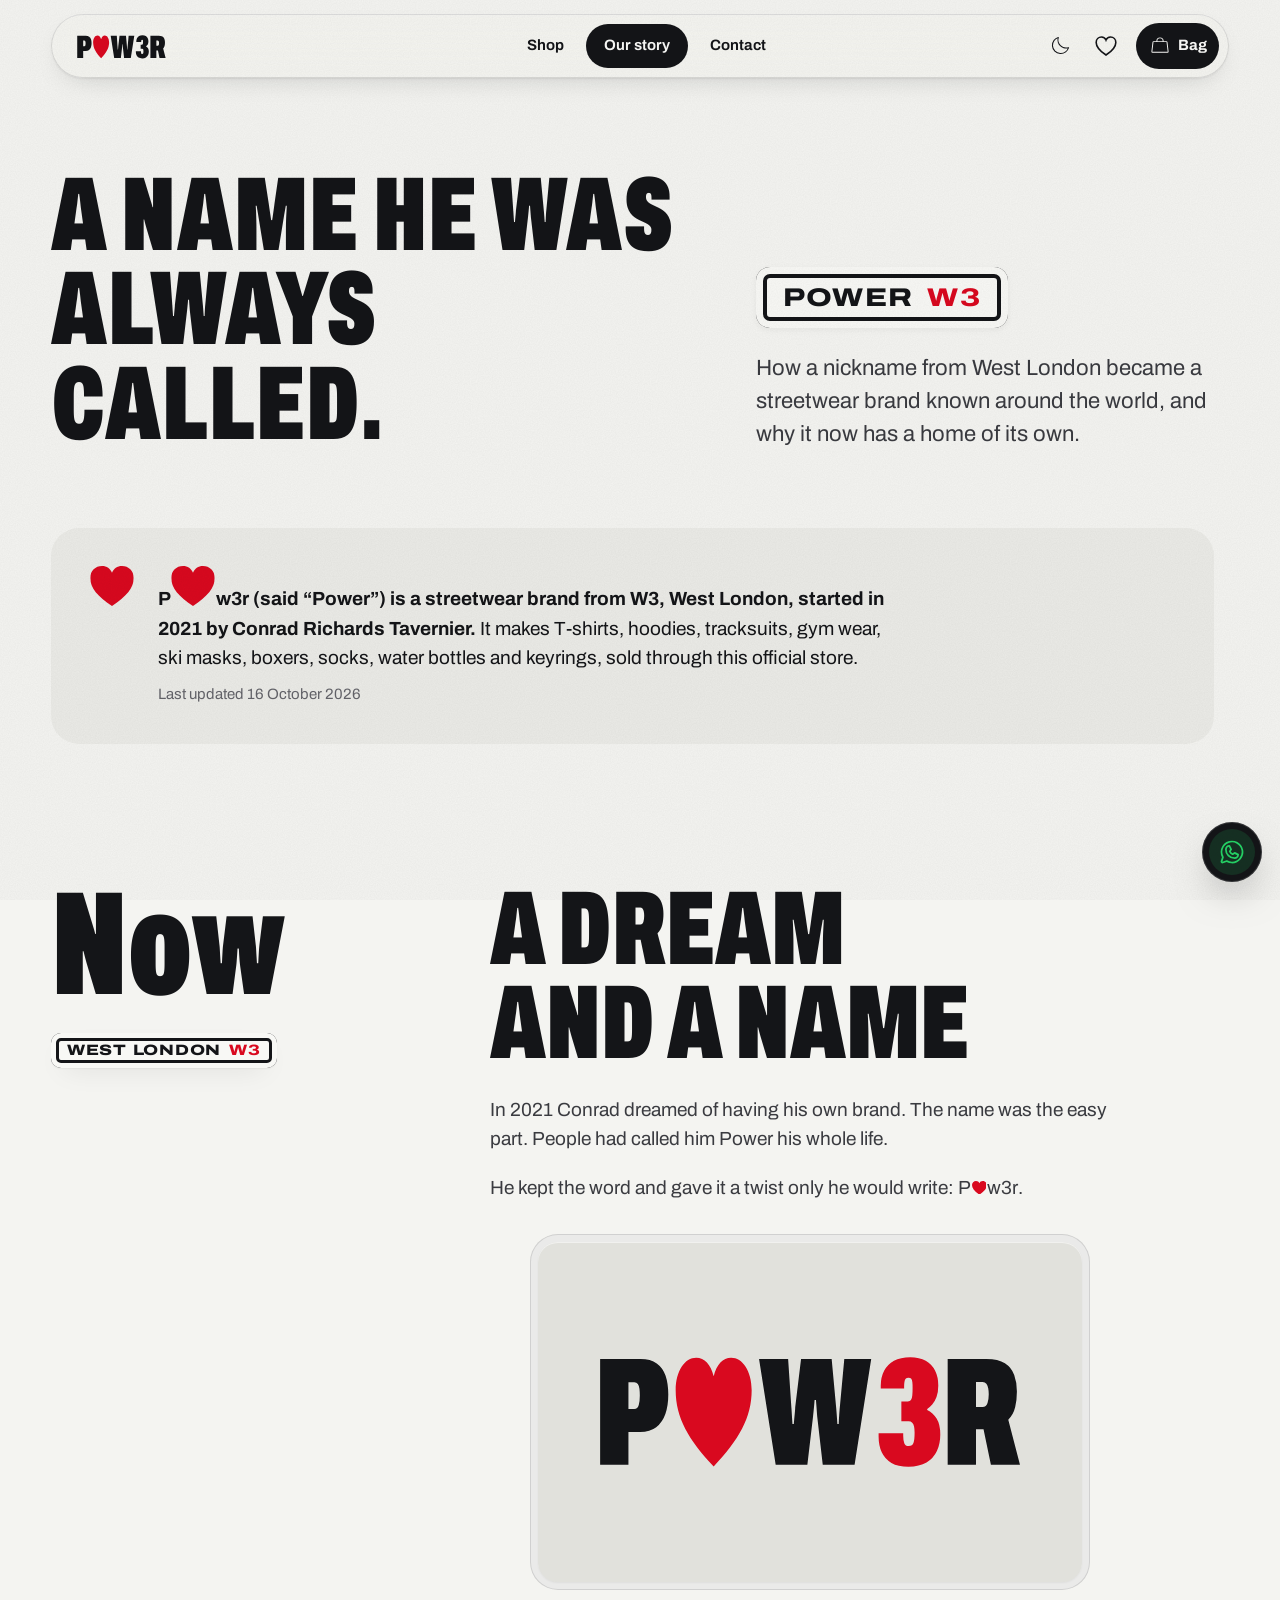
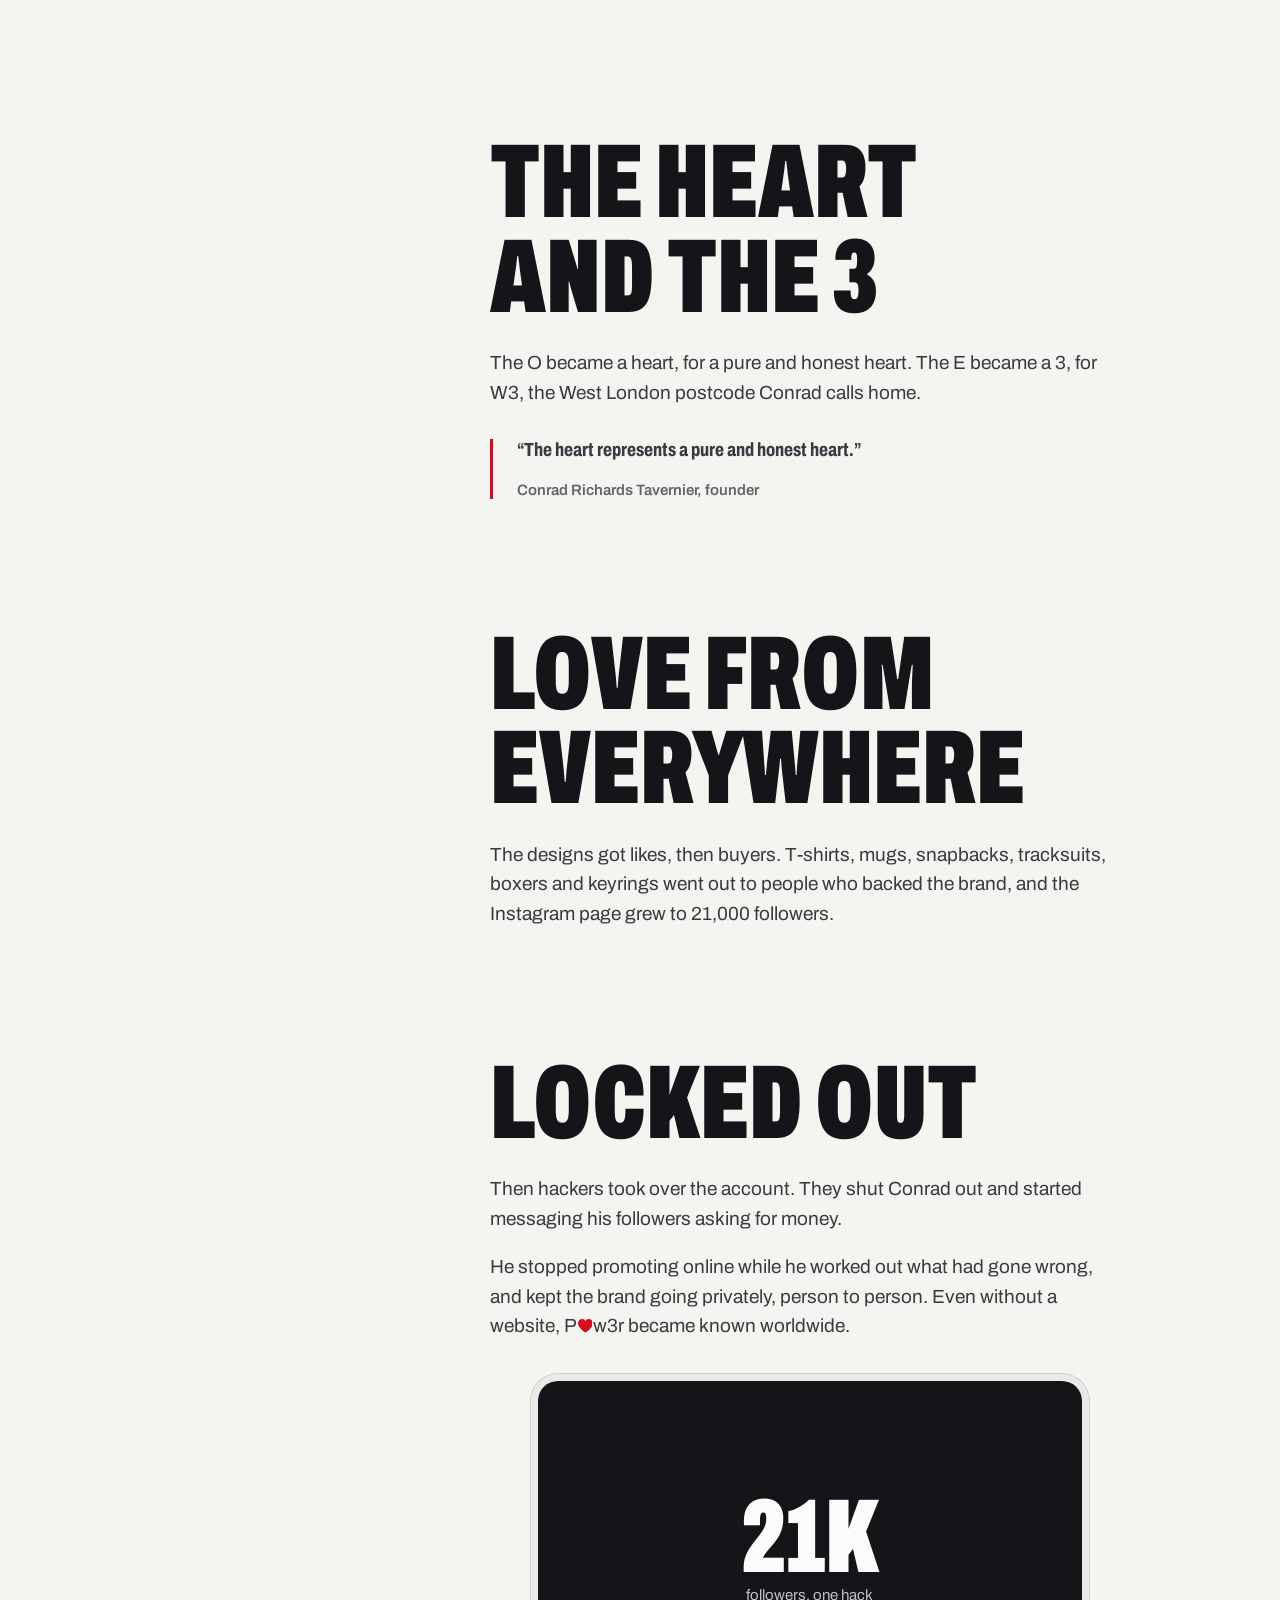
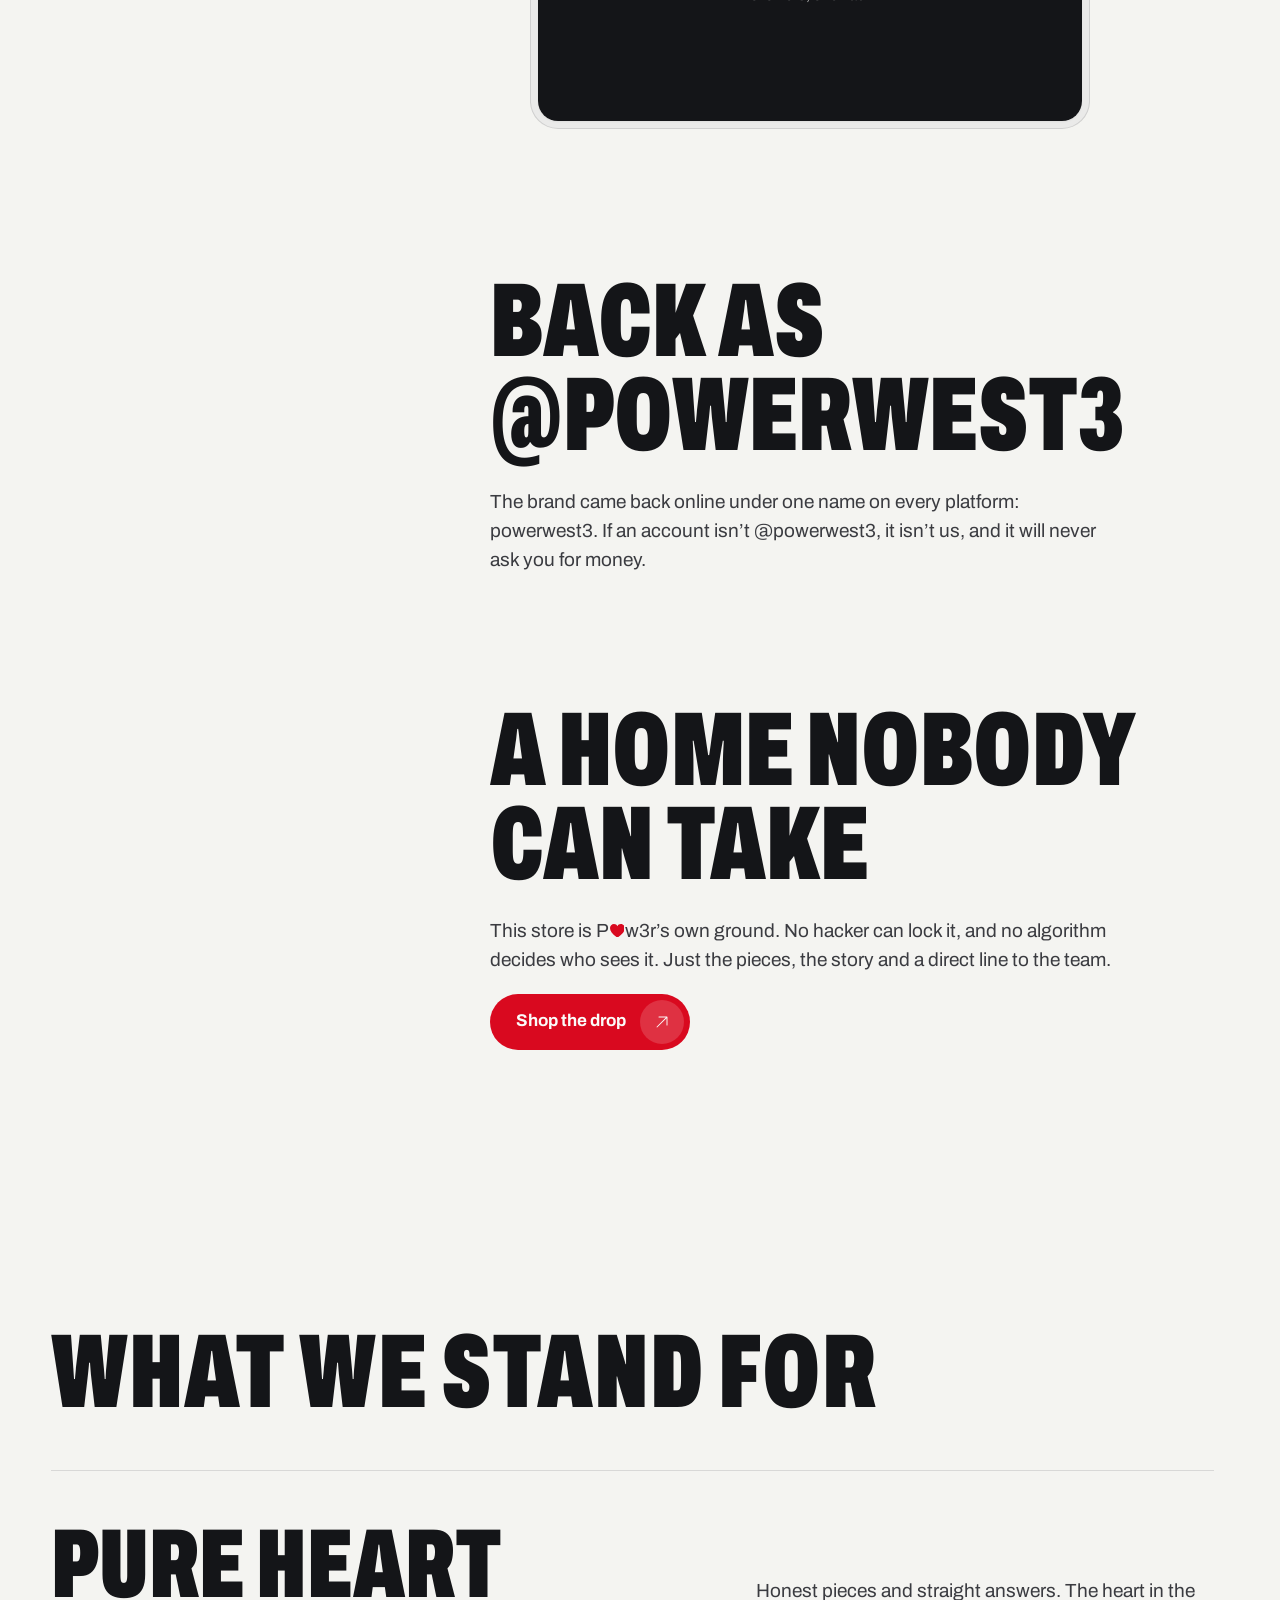
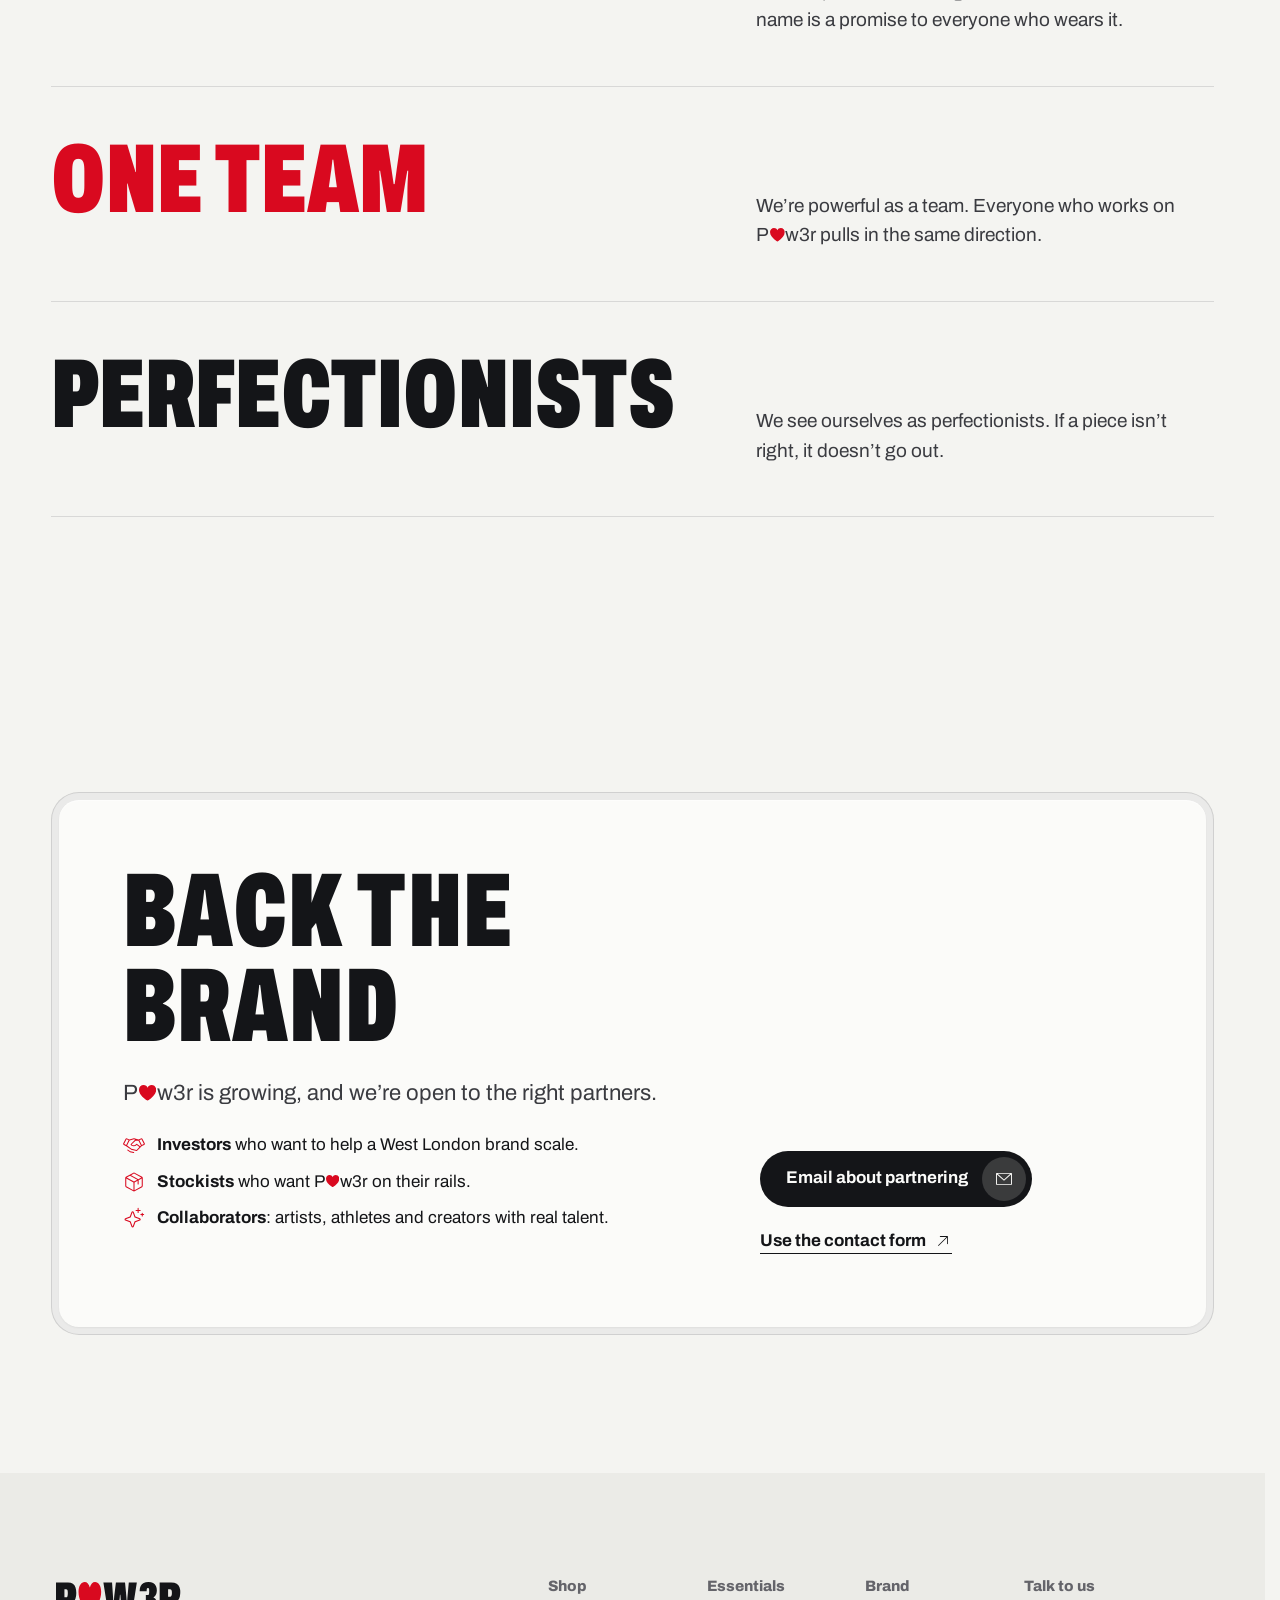
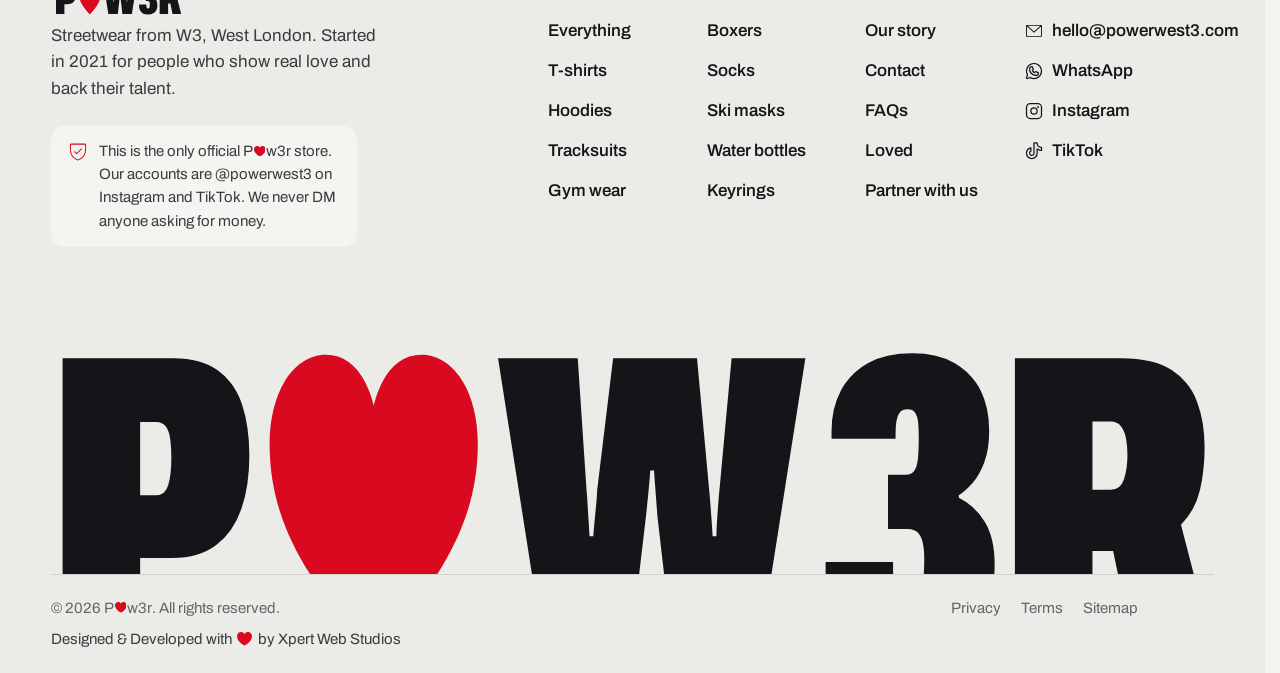
<file: story.html>
<!doctype html>
<html lang="en-GB">
<head>
<meta charset="utf-8">
<meta name="viewport" content="width=device-width, initial-scale=1, viewport-fit=cover">
<title>Our Story: From a Nickname to a Brand | P❤w3r</title>
<meta name="description" content="How P❤w3r began in 2021 in W3, West London: the meaning of the name, 21k followers, a hacked account and a brand that kept going.">
<link rel="canonical" href="https://powerwest3.com/story.html">
<meta name="theme-color" content="#F4F4F1" media="(prefers-color-scheme: light)">
<meta name="theme-color" content="#121316" media="(prefers-color-scheme: dark)">
<meta name="color-scheme" content="light dark">
<meta property="og:type" content="article">
<meta property="og:site_name" content="P❤w3r">
<meta property="og:locale" content="en_GB">
<meta property="og:title" content="Our Story: From a Nickname to a Brand | P❤w3r">
<meta property="og:description" content="How P❤w3r began in 2021 in W3, West London: the meaning of the name, 21k followers, a hacked account and a brand that kept going.">
<meta property="og:url" content="https://powerwest3.com/story.html">
<meta property="og:image" content="https://powerwest3.com/images/og-image.png">
<meta property="og:image:width" content="1200">
<meta property="og:image:height" content="630">
<meta property="og:image:alt" content="The P❤w3r wordmark with a red heart in place of the O, above the line Power comes from the heart.">
<meta name="twitter:card" content="summary_large_image">
<meta name="twitter:title" content="Our Story: From a Nickname to a Brand | P❤w3r">
<meta name="twitter:description" content="How P❤w3r began in 2021 in W3, West London: the meaning of the name, 21k followers, a hacked account and a brand that kept going.">
<meta name="twitter:image" content="https://powerwest3.com/images/og-image.png">
<link rel="icon" href="favicon.ico" sizes="32x32">
<link rel="icon" href="favicon.svg" type="image/svg+xml">
<link rel="apple-touch-icon" href="apple-touch-icon.png">
<link rel="manifest" href="site.webmanifest">
<link rel="preconnect" href="https://fonts.googleapis.com">
<link rel="preconnect" href="https://fonts.gstatic.com" crossorigin>
<link rel="preconnect" href="https://code.jquery.com" crossorigin>
<link rel="stylesheet" href="https://fonts.googleapis.com/css2?family=Archivo:wdth,wght@62..125,100..900&amp;display=swap">
<link rel="stylesheet" href="css/style.css">
<script>(function(d,w){var e=d.documentElement;e.classList.add('js');try{var t=w.localStorage.getItem('pw-theme');if(t==='dark'||t==='light'){e.setAttribute('data-theme',t);}}catch(x){}w.setTimeout(function(){if(!w.PW||!w.PW.booted){e.classList.remove('js');}},4000);})(document,window);</script>
<script type="application/ld+json">
{
  "@context": "https://schema.org",
  "@graph": [
    {
      "@type": "OnlineStore",
      "@id": "https://powerwest3.com/#store",
      "name": "P❤w3r",
      "alternateName": [
        "Power",
        "Power West 3",
        "powerwest3"
      ],
      "url": "https://powerwest3.com/",
      "logo": "https://powerwest3.com/images/icon-512.png",
      "image": "https://powerwest3.com/images/og-image.png",
      "description": "P❤w3r (said “Power”) is a streetwear brand from W3, West London, started in 2021 by Conrad Richards Tavernier. It sells T-shirts, hoodies, tracksuits, gym wear, ski masks, boxers, socks, water bottles and keyrings.",
      "foundingDate": "2021",
      "founder": {
        "@type": "Person",
        "name": "Conrad Richards Tavernier"
      },
      "email": "hello@powerwest3.com",
      "telephone": "+447470877892",
      "address": {
        "@type": "PostalAddress",
        "addressLocality": "London",
        "postalCode": "W3",
        "addressCountry": "GB"
      },
      "areaServed": "Worldwide",
      "currenciesAccepted": "GBP",
      "sameAs": [
        "https://www.instagram.com/powerwest3/",
        "https://www.tiktok.com/@powerwest3"
      ]
    },
    {
      "@type": "AboutPage",
      "name": "Our story | P❤w3r",
      "url": "https://powerwest3.com/story.html",
      "inLanguage": "en-GB",
      "dateModified": "2026-10-16",
      "about": {
        "@id": "https://powerwest3.com/#store"
      },
      "isPartOf": {
        "@id": "https://powerwest3.com/#website"
      }
    }
  ]
}
</script>
</head>
<body class="page-story">
<svg class="sprite" aria-hidden="true" focusable="false" xmlns="http://www.w3.org/2000/svg"><defs><symbol id="i-bag" viewBox="0 0 256 256"><path d="M237.9,198.36l-14.25-120a14.06,14.06,0,0,0-14-12.36H174V64a46,46,0,0,0-92,0v2H46.33a14.06,14.06,0,0,0-14,12.36l-14.25,120a14,14,0,0,0,14,15.64H223.92a14,14,0,0,0,14-15.64ZM94,64a34,34,0,0,1,68,0v2H94ZM225.5,201.3a2.07,2.07,0,0,1-1.58.7H32.08a2.07,2.07,0,0,1-1.58-.7,1.92,1.92,0,0,1-.49-1.53l14.26-120A2,2,0,0,1,46.33,78H209.67a2,2,0,0,1,2.06,1.77l14.26,120A1.92,1.92,0,0,1,225.5,201.3Z"/></symbol><symbol id="i-close" viewBox="0 0 256 256"><path d="M204.24,195.76a6,6,0,1,1-8.48,8.48L128,136.49,60.24,204.24a6,6,0,0,1-8.48-8.48L119.51,128,51.76,60.24a6,6,0,0,1,8.48-8.48L128,119.51l67.76-67.75a6,6,0,0,1,8.48,8.48L136.49,128Z"/></symbol><symbol id="i-arrow" viewBox="0 0 256 256"><path d="M198,64V168a6,6,0,0,1-12,0V78.48L68.24,196.24a6,6,0,0,1-8.48-8.48L177.52,70H88a6,6,0,0,1,0-12H192A6,6,0,0,1,198,64Z"/></symbol><symbol id="i-plus" viewBox="0 0 256 256"><path d="M222,128a6,6,0,0,1-6,6H134v82a6,6,0,0,1-12,0V134H40a6,6,0,0,1,0-12h82V40a6,6,0,0,1,12,0v82h82A6,6,0,0,1,222,128Z"/></symbol><symbol id="i-minus" viewBox="0 0 256 256"><path d="M222,128a6,6,0,0,1-6,6H40a6,6,0,0,1,0-12H216A6,6,0,0,1,222,128Z"/></symbol><symbol id="i-whatsapp" viewBox="0 0 256 256"><path d="M187.58,144.84l-32-16a8,8,0,0,0-8,.5l-14.69,9.8a40.55,40.55,0,0,1-16-16l9.8-14.69a8,8,0,0,0,.5-8l-16-32A8,8,0,0,0,104,64a40,40,0,0,0-40,40,88.1,88.1,0,0,0,88,88,40,40,0,0,0,40-40A8,8,0,0,0,187.58,144.84ZM152,176a72.08,72.08,0,0,1-72-72A24,24,0,0,1,99.29,80.46l11.48,23L101,118a8,8,0,0,0-.73,7.51,56.47,56.47,0,0,0,30.15,30.15A8,8,0,0,0,138,155l14.61-9.74,23,11.48A24,24,0,0,1,152,176ZM128,24A104,104,0,0,0,36.18,176.88L24.83,210.93a16,16,0,0,0,20.24,20.24l34.05-11.35A104,104,0,1,0,128,24Zm0,192a87.87,87.87,0,0,1-44.06-11.81,8,8,0,0,0-6.54-.67L40,216,52.47,178.6a8,8,0,0,0-.66-6.54A88,88,0,1,1,128,216Z"/></symbol><symbol id="i-instagram" viewBox="0 0 256 256"><path d="M128,80a48,48,0,1,0,48,48A48.05,48.05,0,0,0,128,80Zm0,80a32,32,0,1,1,32-32A32,32,0,0,1,128,160ZM176,24H80A56.06,56.06,0,0,0,24,80v96a56.06,56.06,0,0,0,56,56h96a56.06,56.06,0,0,0,56-56V80A56.06,56.06,0,0,0,176,24Zm40,152a40,40,0,0,1-40,40H80a40,40,0,0,1-40-40V80A40,40,0,0,1,80,40h96a40,40,0,0,1,40,40ZM192,76a12,12,0,1,1-12-12A12,12,0,0,1,192,76Z"/></symbol><symbol id="i-tiktok" viewBox="0 0 256 256"><path d="M224,72a48.05,48.05,0,0,1-48-48,8,8,0,0,0-8-8H128a8,8,0,0,0-8,8V156a20,20,0,1,1-28.57-18.08A8,8,0,0,0,96,130.69V88a8,8,0,0,0-9.4-7.88C50.91,86.48,24,119.1,24,156a76,76,0,0,0,152,0V116.29A103.25,103.25,0,0,0,224,128a8,8,0,0,0,8-8V80A8,8,0,0,0,224,72Zm-8,39.64a87.19,87.19,0,0,1-43.33-16.15A8,8,0,0,0,160,102v54a60,60,0,0,1-120,0c0-25.9,16.64-49.13,40-57.6v27.67A36,36,0,1,0,136,156V32h24.5A64.14,64.14,0,0,0,216,87.5Z"/></symbol><symbol id="i-mail" viewBox="0 0 256 256"><path d="M224,50H32a6,6,0,0,0-6,6V192a14,14,0,0,0,14,14H216a14,14,0,0,0,14-14V56A6,6,0,0,0,224,50ZM208.58,62,128,135.86,47.42,62ZM216,194H40a2,2,0,0,1-2-2V69.64l86,78.78a6,6,0,0,0,8.1,0L218,69.64V192A2,2,0,0,1,216,194Z"/></symbol><symbol id="i-phone" viewBox="0 0 256 256"><path d="M221.59,160.3l-47.24-21.17a14,14,0,0,0-13.28,1.22,4.81,4.81,0,0,0-.56.42l-24.69,21a1.88,1.88,0,0,1-1.68.06c-15.87-7.66-32.31-24-40-39.65a1.91,1.91,0,0,1,0-1.68l21.07-25a6.13,6.13,0,0,0,.42-.58,14,14,0,0,0,1.12-13.27L95.73,34.49a14,14,0,0,0-14.56-8.38A54.24,54.24,0,0,0,34,80c0,78.3,63.7,142,142,142a54.25,54.25,0,0,0,53.89-47.17A14,14,0,0,0,221.59,160.3ZM176,210C104.32,210,46,151.68,46,80A42.23,42.23,0,0,1,82.67,38h.23a2,2,0,0,1,1.84,1.31l21.1,47.11a2,2,0,0,1,0,1.67L84.73,113.15a4.73,4.73,0,0,0-.43.57,14,14,0,0,0-.91,13.73c8.87,18.16,27.17,36.32,45.53,45.19a14,14,0,0,0,13.77-1c.19-.13.38-.27.56-.42l24.68-21a1.92,1.92,0,0,1,1.6-.1l47.25,21.17a2,2,0,0,1,1.21,2A42.24,42.24,0,0,1,176,210Z"/></symbol><symbol id="i-moon" viewBox="0 0 256 256"><path d="M232.13,143.64a6,6,0,0,0-6-1.49A90.07,90.07,0,0,1,113.86,29.85a6,6,0,0,0-7.49-7.48A102.88,102.88,0,0,0,54.48,58.68,102,102,0,0,0,197.32,201.52a102.88,102.88,0,0,0,36.31-51.89A6,6,0,0,0,232.13,143.64Zm-42,48.29a90,90,0,0,1-126-126A90.9,90.9,0,0,1,99.65,37.66,102.06,102.06,0,0,0,218.34,156.35,90.9,90.9,0,0,1,190.1,191.93Z"/></symbol><symbol id="i-sun" viewBox="0 0 256 256"><path d="M122,40V16a6,6,0,0,1,12,0V40a6,6,0,0,1-12,0Zm68,88a62,62,0,1,1-62-62A62.07,62.07,0,0,1,190,128Zm-12,0a50,50,0,1,0-50,50A50.06,50.06,0,0,0,178,128ZM59.76,68.24a6,6,0,1,0,8.48-8.48l-16-16a6,6,0,0,0-8.48,8.48Zm0,119.52-16,16a6,6,0,1,0,8.48,8.48l16-16a6,6,0,1,0-8.48-8.48ZM192,70a6,6,0,0,0,4.24-1.76l16-16a6,6,0,0,0-8.48-8.48l-16,16A6,6,0,0,0,192,70Zm4.24,117.76a6,6,0,0,0-8.48,8.48l16,16a6,6,0,0,0,8.48-8.48ZM46,128a6,6,0,0,0-6-6H16a6,6,0,0,0,0,12H40A6,6,0,0,0,46,128Zm82,82a6,6,0,0,0-6,6v24a6,6,0,0,0,12,0V216A6,6,0,0,0,128,210Zm112-88H216a6,6,0,0,0,0,12h24a6,6,0,0,0,0-12Z"/></symbol><symbol id="i-check" viewBox="0 0 256 256"><path d="M232.49,80.49l-128,128a12,12,0,0,1-17,0l-56-56a12,12,0,1,1,17-17L96,183,215.51,63.51a12,12,0,0,1,17,17Z"/></symbol><symbol id="i-copy" viewBox="0 0 256 256"><path d="M216,34H88a6,6,0,0,0-6,6V82H40a6,6,0,0,0-6,6V216a6,6,0,0,0,6,6H168a6,6,0,0,0,6-6V174h42a6,6,0,0,0,6-6V40A6,6,0,0,0,216,34ZM162,210H46V94H162Zm48-48H174V88a6,6,0,0,0-6-6H94V46H210Z"/></symbol><symbol id="i-shield" viewBox="0 0 256 256"><path d="M208,42H48A14,14,0,0,0,34,56v56c0,51.94,25.12,83.4,46.2,100.64,22.73,18.6,45.27,24.89,46.22,25.15a6,6,0,0,0,3.16,0c.95-.26,23.49-6.55,46.22-25.15C196.88,195.4,222,163.94,222,112V56A14,14,0,0,0,208,42Zm2,70c0,37.76-13.94,68.39-41.44,91.06A131.17,131.17,0,0,1,128,225.72a130.94,130.94,0,0,1-40.56-22.66C59.94,180.39,46,149.76,46,112V56a2,2,0,0,1,2-2H208a2,2,0,0,1,2,2ZM172.24,99.76a6,6,0,0,1,0,8.48l-56,56a6,6,0,0,1-8.48,0l-24-24a6,6,0,0,1,8.48-8.48L112,151.51l51.76-51.75A6,6,0,0,1,172.24,99.76Z"/></symbol><symbol id="i-truck" viewBox="0 0 256 256"><path d="M253.57,117.78l-14-35a13.93,13.93,0,0,0-13-8.8H190V64a6,6,0,0,0-6-6H32A14,14,0,0,0,18,72V184a14,14,0,0,0,14,14H50.6a30,30,0,0,0,58.8,0h53.2a30,30,0,0,0,58.8,0H240a14,14,0,0,0,14-14V120A6,6,0,0,0,253.57,117.78ZM190,86h36.58a2,2,0,0,1,1.86,1.26L239.14,114H190ZM30,72a2,2,0,0,1,2-2H178v68H30ZM80,210a18,18,0,1,1,18-18A18,18,0,0,1,80,210Zm82.6-24H109.4a30,30,0,0,0-58.8,0H32a2,2,0,0,1-2-2V150H178v15.48A30.1,30.1,0,0,0,162.6,186ZM192,210a18,18,0,1,1,18-18A18,18,0,0,1,192,210Zm50-26a2,2,0,0,1-2,2H221.4A30.05,30.05,0,0,0,192,162c-.67,0-1.34,0-2,.07V126h52Z"/></symbol><symbol id="i-chat" viewBox="0 0 256 256"><path d="M138,128a10,10,0,1,1-10-10A10,10,0,0,1,138,128ZM84,118a10,10,0,1,0,10,10A10,10,0,0,0,84,118Zm88,0a10,10,0,1,0,10,10A10,10,0,0,0,172,118Zm58,10A102,102,0,0,1,79.31,217.65L44.44,229.27a14,14,0,0,1-17.71-17.71l11.62-34.87A102,102,0,1,1,230,128Zm-12,0A90,90,0,1,0,50.08,173.06a6,6,0,0,1,.5,4.91L38.12,215.35a2,2,0,0,0,2.53,2.53L78,205.42a6.2,6.2,0,0,1,1.9-.31,6.09,6.09,0,0,1,3,.81A90,90,0,0,0,218,128Z"/></symbol><symbol id="i-handshake" viewBox="0 0 256 256"><path d="M252.51,108.8,227,57.75a14,14,0,0,0-18.78-6.27L182.66,64.26,129.53,50.2a6.1,6.1,0,0,0-3.06,0L73.34,64.26,47.79,51.48A14,14,0,0,0,29,57.75L3.49,108.8a14,14,0,0,0,6.26,18.78L36.9,141.16l55.61,39.72a6,6,0,0,0,2,.94l64,16A6.08,6.08,0,0,0,160,198a6,6,0,0,0,4.24-1.76l55.31-55.31,26.7-13.35a14,14,0,0,0,6.26-18.78Zm-53,35.16-35.8-28.68a6,6,0,0,0-8,.45c-18.65,18.79-39.5,16.42-52.79,7.92a2,2,0,0,1-.94-1.5,1.9,1.9,0,0,1,.51-1.55L146.43,78h33.86l28.41,56.82ZM14.11,115.69a2,2,0,0,1,.11-1.52L39.74,63.11a2,2,0,0,1,1.8-1.1,2,2,0,0,1,.89.21l22.21,11.1L37.32,128l-22.21-11.1A2,2,0,0,1,14.11,115.69Zm144.05,69.67-59.6-14.9L47.66,134.1,76.84,75.75,128,62.21l14.8,3.92a5.92,5.92,0,0,0-3,1.57L94.1,112.05a14,14,0,0,0,2.39,21.72c20.22,12.92,44.75,10.49,63.8-5.89L191,152.5Zm83.73-69.67a2,2,0,0,1-1,1.16L218.68,128,191.36,73.32l22.21-11.1a2,2,0,0,1,1.53-.11,2,2,0,0,1,1.16,1l25.52,51.06A2,2,0,0,1,241.89,115.69Zm-112,101.76a6,6,0,0,1-7.27,4.37L80.89,211.39a5.88,5.88,0,0,1-2-.94L52.52,191.64a6,6,0,1,1,7-9.77L84.91,200l40.61,10.15A6,6,0,0,1,129.88,217.45Z"/></symbol><symbol id="i-package" viewBox="0 0 256 256"><path d="M222.72,67.91l-88-48.18a13.9,13.9,0,0,0-13.44,0l-88,48.18A14,14,0,0,0,26,80.18v95.64a14,14,0,0,0,7.28,12.27l88,48.18a13.92,13.92,0,0,0,13.44,0l88-48.18A14,14,0,0,0,230,175.82V80.18A14,14,0,0,0,222.72,67.91ZM127,30.25a2,2,0,0,1,1.92,0L212.51,76,178.57,94.57,94.05,48.31ZM122,223,39,177.57a2,2,0,0,1-1-1.75V86.66l84,46ZM43.49,76,81.56,55.15l84.51,46.26L128,122.24ZM218,175.82a2,2,0,0,1-1,1.75h0L134,223V132.64l36-19.71V152a6,6,0,0,0,12,0V106.37l36-19.71Z"/></symbol><symbol id="i-sparkle" viewBox="0 0 256 256"><path d="M196.89,130.94,144.4,111.6,125.06,59.11a13.92,13.92,0,0,0-26.12,0L79.6,111.6,27.11,130.94a13.92,13.92,0,0,0,0,26.12L79.6,176.4l19.34,52.49a13.92,13.92,0,0,0,26.12,0L144.4,176.4l52.49-19.34a13.92,13.92,0,0,0,0-26.12Zm-4.15,14.86-55.08,20.3a6,6,0,0,0-3.56,3.56l-20.3,55.08a1.92,1.92,0,0,1-3.6,0L89.9,169.66a6,6,0,0,0-3.56-3.56L31.26,145.8a1.92,1.92,0,0,1,0-3.6l55.08-20.3a6,6,0,0,0,3.56-3.56l20.3-55.08a1.92,1.92,0,0,1,3.6,0l20.3,55.08a6,6,0,0,0,3.56,3.56l55.08,20.3a1.92,1.92,0,0,1,0,3.6ZM146,40a6,6,0,0,1,6-6h18V16a6,6,0,0,1,12,0V34h18a6,6,0,0,1,0,12H182V64a6,6,0,0,1-12,0V46H152A6,6,0,0,1,146,40ZM246,88a6,6,0,0,1-6,6H230v10a6,6,0,0,1-12,0V94H208a6,6,0,0,1,0-12h10V72a6,6,0,0,1,12,0V82h10A6,6,0,0,1,246,88Z"/></symbol><symbol id="i-pause" viewBox="0 0 256 256"><path d="M200,32H160a16,16,0,0,0-16,16V208a16,16,0,0,0,16,16h40a16,16,0,0,0,16-16V48A16,16,0,0,0,200,32Zm0,176H160V48h40ZM96,32H56A16,16,0,0,0,40,48V208a16,16,0,0,0,16,16H96a16,16,0,0,0,16-16V48A16,16,0,0,0,96,32Zm0,176H56V48H96Z"/></symbol><symbol id="i-play" viewBox="0 0 256 256"><path d="M232.4,114.49,88.32,26.35a16,16,0,0,0-16.2-.3A15.86,15.86,0,0,0,64,39.87V216.13A15.94,15.94,0,0,0,80,232a16.07,16.07,0,0,0,8.36-2.35L232.4,141.51a15.81,15.81,0,0,0,0-27ZM80,215.94V40l143.83,88Z"/></symbol><symbol id="i-warning" viewBox="0 0 256 256"><path d="M128,24A104,104,0,1,0,232,128,104.11,104.11,0,0,0,128,24Zm0,192a88,88,0,1,1,88-88A88.1,88.1,0,0,1,128,216Zm-8-80V80a8,8,0,0,1,16,0v56a8,8,0,0,1-16,0Zm20,36a12,12,0,1,1-12-12A12,12,0,0,1,140,172Z"/></symbol><symbol id="i-heart" viewBox="0 0 100 92"><path d="M50 92C17 69.92 0 50.6 0 27.6C0 11.04 12 0 27 0C38 0 46 5.52 50 15.64C54 5.52 62 0 73 0C88 0 100 11.04 100 27.6C100 50.6 83 69.92 50 92Z"/></symbol><symbol id="wm" viewBox="-2 -4 402 108"><path fill="currentColor" d="M26.82 100L0 100L0-0.29L38.34-0.29Q47.81-0.29 53.64 3.86Q59.48 8.02 62.03 15.60Q64.58 23.18 64.58 33.38L64.58 33.38Q64.58 43.88 61.81 51.82Q59.04 59.77 53.13 64.29Q47.23 68.80 37.90 68.80L37.90 68.80L26.82 68.80L26.82 100ZM26.82 21.72L26.82 47.08L32.36 47.08Q35.57 47.08 36.59 43.37Q37.61 39.65 37.61 34.26L37.61 34.26Q37.61 30.61 37.24 27.77Q36.88 24.93 35.71 23.32Q34.55 21.72 32.36 21.72L32.36 21.72L26.82 21.72ZM196.35 100L166.32 100L150.58-0.29L178.13-0.29L181.19 45.48Q181.34 46.65 181.48 49.34Q181.63 52.04 181.85 55.25Q182.06 58.45 182.21 61.22L182.21 61.22L183.52 61.22Q183.67 59.18 183.89 56.85Q184.10 54.52 184.32 52.26Q184.54 50 184.69 48.18Q184.83 46.36 184.83 45.48L184.83 45.48L190.37-0.29L219.38-0.29L223.61 45.48Q223.76 46.94 223.97 49.71Q224.19 52.48 224.41 55.61Q224.63 58.75 224.78 61.22L224.78 61.22L226.09 61.22Q226.09 59.48 226.23 57.22Q226.38 54.96 226.52 52.77Q226.67 50.58 226.82 48.69Q226.96 46.79 227.11 45.48L227.11 45.48L231.34-0.29L256.85-0.29L241.10 100L210.93 100L205.68 54.23Q205.53 52.19 205.31 49.34Q205.10 46.50 204.88 43.59Q204.66 40.67 204.51 38.48L204.51 38.48L203.20 38.48Q203.06 40.96 202.76 44.10Q202.47 47.23 202.18 50Q201.89 52.77 201.74 54.23L201.74 54.23L196.35 100ZM292.13 101.75L292.13 101.75Q282.21 101.75 276.02 98.18Q269.82 94.61 266.83 88.12Q263.85 81.63 263.85 73.03L263.85 73.03L263.85 70.12L287.17 70.12L287.17 72.45Q287.17 76.68 288.19 79.45Q289.21 82.22 292.42 82.22L292.42 82.22Q295.92 82.22 296.94 79.15Q297.96 76.09 297.96 69.39L297.96 69.39Q297.96 65.89 297.45 63.56Q296.94 61.22 295.70 59.99Q294.46 58.75 292.27 58.75L292.27 58.75L285.42 58.75L285.42 39.94L291.54 39.94Q293.58 39.94 294.53 38.56Q295.48 37.17 295.77 34.33Q296.06 31.49 296.06 26.97L296.06 26.97Q296.06 23.91 295.84 21.79Q295.62 19.68 294.82 18.51Q294.02 17.35 292.13 17.35L292.13 17.35Q290.38 17.35 289.50 18.44Q288.63 19.53 288.34 21.43Q288.04 23.32 288.04 25.80L288.04 25.80L288.04 27.55L265.89 27.55L265.89 24.93Q265.89 17.06 269.09 10.93Q272.30 4.81 278.42 1.38Q284.55-2.04 293.87-2.04L293.87-2.04Q302.62-2.04 308.52 1.38Q314.43 4.81 317.42 10.79Q320.41 16.76 320.41 24.78L320.41 24.78Q320.41 31.20 318.73 35.64Q317.05 40.09 314.65 42.86Q312.24 45.63 309.91 47.08L309.91 47.08L309.91 47.96Q315.30 50.58 318.80 56.12Q322.30 61.66 322.30 71.14L322.30 71.14Q322.30 80.03 319.09 86.95Q315.89 93.88 309.25 97.81Q302.62 101.75 292.13 101.75ZM356.12 100L329.30 100L329.30-0.29L366.03-0.29Q377.26-0.29 383.53 3.79Q389.80 7.87 392.35 14.87Q394.90 21.87 394.90 30.47L394.90 30.47Q394.90 38.34 393.29 45.26Q391.69 52.19 386.73 57.29L386.73 57.29L397.81 100L370.26 100L363.27 66.33L356.12 66.33L356.12 100ZM356.12 21.57L356.12 45.19L362.39 45.19Q365.89 45.19 367.06 41.47Q368.22 37.76 368.22 33.09L368.22 33.09Q368.22 29.88 367.71 27.33Q367.20 24.78 365.96 23.18Q364.72 21.57 362.39 21.57L362.39 21.57L356.12 21.57Z"/><path style="fill:var(--c-accent)" d="M107.58 101.5C83.82 76.78 71.58 55.15 71.58 29.4C71.58 10.86 80.22 -1.5 91.02 -1.5C98.94 -1.5 104.7 4.68 107.58 16.01C110.46 4.68 116.22 -1.5 124.14 -1.5C134.94 -1.5 143.58 10.86 143.58 29.4C143.58 55.15 131.34 76.78 107.58 101.5Z"/></symbol></defs></svg>
<a class="skip" href="#main" data-inertable>Skip to content</a>
<header class="site-header" data-inertable>
  <div class="island">
    <a class="logo" href="index.html" aria-label="P❤w3r home" translate="no"><svg viewBox="-2 -4 402 108" aria-hidden="true" focusable="false"><use href="#wm"/></svg></a>
    <nav class="nav" aria-label="Main">
      <ul class="nav__list">
        <li><a class="nav__link" href="shop.html">Shop</a></li>
        <li><a class="nav__link" href="story.html" aria-current="page">Our story</a></li>
        <li><a class="nav__link" href="contact.html">Contact</a></li>
      </ul>
    </nav>
    <div class="actions">
      <button class="icon-btn theme-toggle" type="button" data-theme-toggle aria-label="Switch to dark mode"><svg class="icon" aria-hidden="true" focusable="false"><use href="#i-moon"/></svg></button>
      <a class="icon-btn" href="shop.html?view=loved" data-loved-link aria-label="Loved, 0 items"><svg class="icon" viewBox="-6 -6 112 104" aria-hidden="true" focusable="false"><path d="M50 92C17 69.92 0 50.6 0 27.6C0 11.04 12 0 27 0C38 0 46 5.52 50 15.64C54 5.52 62 0 73 0C88 0 100 11.04 100 27.6C100 50.6 83 69.92 50 92Z" fill="none" stroke="currentColor" stroke-width="1.6" vector-effect="non-scaling-stroke"/></svg><span class="count is-empty" data-loved-count aria-hidden="true">0</span></a>
      <button class="bag-btn" type="button" data-bag-open data-bag-btn aria-haspopup="dialog" aria-controls="bag" aria-expanded="false" aria-label="Bag, 0 items"><svg class="icon" aria-hidden="true" focusable="false"><use href="#i-bag"/></svg><span class="bag-btn__label" aria-hidden="true">Bag</span><span class="count is-empty" data-bag-count aria-hidden="true">0</span></button>
      <button class="menu-btn" type="button" data-menu-toggle aria-expanded="false" aria-controls="menu"><span class="sr-only">Open menu</span><span class="menu-btn__bars" aria-hidden="true"><i></i><i></i></span></button>
    </div>
    <span class="island__progress" aria-hidden="true"></span>
  </div>
</header>
<div class="menu" id="menu" inert>
  <nav aria-label="Menu">
    <ul class="menu__list">
      <li><a href="index.html" style="--i:0">Home</a></li>
      <li><a href="shop.html" style="--i:1">Shop</a></li>
      <li><a href="story.html" style="--i:2" aria-current="page">Our story</a></li>
      <li><a href="contact.html" style="--i:3">Contact</a></li>
    </ul>
  </nav>
  <div class="menu__foot">
    <span class="plate" aria-hidden="true">West London <span class="plate__pc">W3</span></span>
    <div class="menu__social">
      <a class="chip" href="https://www.instagram.com/powerwest3/" target="_blank" rel="noopener"><svg class="icon" aria-hidden="true" focusable="false"><use href="#i-instagram"/></svg>Instagram</a>
      <a class="chip" href="https://www.tiktok.com/@powerwest3" target="_blank" rel="noopener"><svg class="icon" aria-hidden="true" focusable="false"><use href="#i-tiktok"/></svg>TikTok</a>
      <a class="chip" href="mailto:hello@powerwest3.com"><svg class="icon" aria-hidden="true" focusable="false"><use href="#i-mail"/></svg>Email</a>
      <button class="chip" type="button" data-theme-toggle aria-label="Switch to dark mode"><svg class="icon" aria-hidden="true" focusable="false"><use href="#i-moon"/></svg><span data-theme-label>Dark mode</span></button>
    </div>
  </div>
</div>
<main id="main">
  <section class="story-hero wrap" aria-labelledby="story-title">
    <div class="story-hero__grid">
      <h1 class="story-hero__title display" id="story-title" data-lines><span class="line"><span>A name he was</span></span><span class="line"><span>always called.</span></span></h1>
      <div class="story-hero__aside" data-reveal>
        <span class="plate plate--lg" aria-hidden="true">Power <span class="plate__pc">W3</span></span>
        <p class="lede">How a nickname from West London became a streetwear brand known around the world, and why it now has a home of its own.</p>
      </div>
    </div>
    <div class="story-summary" data-reveal>
      <svg class="" viewBox="0 0 100 92" aria-hidden="true" focusable="false"><use href="#i-heart"/></svg>
      <div>
        <p><strong><span class="pw" translate="no"><span aria-hidden="true">P<svg class="pw__heart" viewBox="0 0 100 92" focusable="false"><use href="#i-heart"/></svg>w3r</span><span class="sr-only">Power</span></span> (said “Power”) is a streetwear brand from W3, West London, started in 2021 by Conrad Richards Tavernier.</strong> It makes T-shirts, hoodies, tracksuits, gym wear, ski masks, boxers, socks, water bottles and keyrings, sold through this official store.</p>
        <small>Last updated 16 October 2026</small>
      </div>
    </div>
  </section>

  <section class="section" aria-label="The story so far">
    <div class="wrap chapters">
      <div class="chapters__rail" aria-hidden="true">
        <div class="chapters__year" data-year-now><span>2021</span></div>
        <span class="plate">West London <span class="plate__pc">W3</span></span>
      </div>
      <ol class="chapters__list">
        <li class="chapter" data-year="2021" data-reveal>
          <span class="plate chapter__year" aria-hidden="true">2021</span>
          <h2>A dream and a name</h2>
          <p>In 2021 Conrad dreamed of having his own brand. The name was the easy part. People had called him Power his whole life.</p>
          <p>He kept the word and gave it a twist only he would write: <span class="pw" translate="no"><span aria-hidden="true">P<svg class="pw__heart" viewBox="0 0 100 92" focusable="false"><use href="#i-heart"/></svg>w3r</span><span class="sr-only">Power</span></span>.</p>
          <figure class="shell chapter__art"><div class="shell__core shell__core--plinth"><svg class="chapter__decode" viewBox="-2 -6 402 112" aria-hidden="true" focusable="false">
              <path class="dl" d="M26.82 100L0 100L0-0.29L38.34-0.29Q47.81-0.29 53.64 3.86Q59.48 8.02 62.03 15.60Q64.58 23.18 64.58 33.38L64.58 33.38Q64.58 43.88 61.81 51.82Q59.04 59.77 53.13 64.29Q47.23 68.80 37.90 68.80L37.90 68.80L26.82 68.80L26.82 100ZM26.82 21.72L26.82 47.08L32.36 47.08Q35.57 47.08 36.59 43.37Q37.61 39.65 37.61 34.26L37.61 34.26Q37.61 30.61 37.24 27.77Q36.88 24.93 35.71 23.32Q34.55 21.72 32.36 21.72L32.36 21.72L26.82 21.72Z"/><path class="dl dl--h" d="M107.58 101.5C83.82 76.78 71.58 55.15 71.58 29.4C71.58 10.86 80.22 -1.5 91.02 -1.5C98.94 -1.5 104.7 4.68 107.58 16.01C110.46 4.68 116.22 -1.5 124.14 -1.5C134.94 -1.5 143.58 10.86 143.58 29.4C143.58 55.15 131.34 76.78 107.58 101.5Z"/><path class="dl" d="M196.35 100L166.32 100L150.58-0.29L178.13-0.29L181.19 45.48Q181.34 46.65 181.48 49.34Q181.63 52.04 181.85 55.25Q182.06 58.45 182.21 61.22L182.21 61.22L183.52 61.22Q183.67 59.18 183.89 56.85Q184.10 54.52 184.32 52.26Q184.54 50 184.69 48.18Q184.83 46.36 184.83 45.48L184.83 45.48L190.37-0.29L219.38-0.29L223.61 45.48Q223.76 46.94 223.97 49.71Q224.19 52.48 224.41 55.61Q224.63 58.75 224.78 61.22L224.78 61.22L226.09 61.22Q226.09 59.48 226.23 57.22Q226.38 54.96 226.52 52.77Q226.67 50.58 226.82 48.69Q226.96 46.79 227.11 45.48L227.11 45.48L231.34-0.29L256.85-0.29L241.10 100L210.93 100L205.68 54.23Q205.53 52.19 205.31 49.34Q205.10 46.50 204.88 43.59Q204.66 40.67 204.51 38.48L204.51 38.48L203.20 38.48Q203.06 40.96 202.76 44.10Q202.47 47.23 202.18 50Q201.89 52.77 201.74 54.23L201.74 54.23L196.35 100Z"/><path class="dl dl--3" d="M292.13 101.75L292.13 101.75Q282.21 101.75 276.02 98.18Q269.82 94.61 266.83 88.12Q263.85 81.63 263.85 73.03L263.85 73.03L263.85 70.12L287.17 70.12L287.17 72.45Q287.17 76.68 288.19 79.45Q289.21 82.22 292.42 82.22L292.42 82.22Q295.92 82.22 296.94 79.15Q297.96 76.09 297.96 69.39L297.96 69.39Q297.96 65.89 297.45 63.56Q296.94 61.22 295.70 59.99Q294.46 58.75 292.27 58.75L292.27 58.75L285.42 58.75L285.42 39.94L291.54 39.94Q293.58 39.94 294.53 38.56Q295.48 37.17 295.77 34.33Q296.06 31.49 296.06 26.97L296.06 26.97Q296.06 23.91 295.84 21.79Q295.62 19.68 294.82 18.51Q294.02 17.35 292.13 17.35L292.13 17.35Q290.38 17.35 289.50 18.44Q288.63 19.53 288.34 21.43Q288.04 23.32 288.04 25.80L288.04 25.80L288.04 27.55L265.89 27.55L265.89 24.93Q265.89 17.06 269.09 10.93Q272.30 4.81 278.42 1.38Q284.55-2.04 293.87-2.04L293.87-2.04Q302.62-2.04 308.52 1.38Q314.43 4.81 317.42 10.79Q320.41 16.76 320.41 24.78L320.41 24.78Q320.41 31.20 318.73 35.64Q317.05 40.09 314.65 42.86Q312.24 45.63 309.91 47.08L309.91 47.08L309.91 47.96Q315.30 50.58 318.80 56.12Q322.30 61.66 322.30 71.14L322.30 71.14Q322.30 80.03 319.09 86.95Q315.89 93.88 309.25 97.81Q302.62 101.75 292.13 101.75Z"/><path class="dl" d="M356.12 100L329.30 100L329.30-0.29L366.03-0.29Q377.26-0.29 383.53 3.79Q389.80 7.87 392.35 14.87Q394.90 21.87 394.90 30.47L394.90 30.47Q394.90 38.34 393.29 45.26Q391.69 52.19 386.73 57.29L386.73 57.29L397.81 100L370.26 100L363.27 66.33L356.12 66.33L356.12 100ZM356.12 21.57L356.12 45.19L362.39 45.19Q365.89 45.19 367.06 41.47Q368.22 37.76 368.22 33.09L368.22 33.09Q368.22 29.88 367.71 27.33Q367.20 24.78 365.96 23.18Q364.72 21.57 362.39 21.57L362.39 21.57L356.12 21.57Z"/>
            </svg></div></figure>
        </li>
        <li class="chapter" data-year="W3" data-reveal>
          <span class="plate chapter__year" aria-hidden="true">West London <span class="plate__pc">W3</span></span>
          <h2>The heart and the 3</h2>
          <p>The O became a heart, for a pure and honest heart. The E became a 3, for W3, the West London postcode Conrad calls home.</p>
          <blockquote class="chapter__quote">
            <p>“The heart represents a pure and honest heart.”</p>
            <footer>Conrad Richards Tavernier, founder</footer>
          </blockquote>
        </li>
        <li class="chapter" data-year="21K" data-reveal>
          <span class="plate chapter__year" aria-hidden="true">21K</span>
          <h2>Love from everywhere</h2>
          <p>The designs got likes, then buyers. T-shirts, mugs, snapbacks, tracksuits, boxers and keyrings went out to people who backed the brand, and the Instagram page grew to 21,000 followers.</p>
        </li>
        <li class="chapter" data-year="Hack" data-reveal>
          <span class="plate chapter__year" aria-hidden="true">The hack</span>
          <h2>Locked out</h2>
          <p>Then hackers took over the account. They shut Conrad out and started messaging his followers asking for money.</p>
          <p>He stopped promoting online while he worked out what had gone wrong, and kept the brand going privately, person to person. Even without a website, <span class="pw" translate="no"><span aria-hidden="true">P<svg class="pw__heart" viewBox="0 0 100 92" focusable="false"><use href="#i-heart"/></svg>w3r</span><span class="sr-only">Power</span></span> became known worldwide.</p>
          <figure class="shell chapter__art"><div class="shell__core"><div class="chapter__glitch"><div><strong>21K</strong><span>followers, one hack</span></div></div></div></figure>
        </li>
        <li class="chapter" data-year="PW3" data-reveal>
          <span class="plate chapter__year" aria-hidden="true">@powerwest3</span>
          <h2>Back as @powerwest3</h2>
          <p>The brand came back online under one name on every platform: powerwest3. If an account isn’t @powerwest3, it isn’t us, and it will never ask you for money.</p>
        </li>
        <li class="chapter" data-year="Now" data-reveal>
          <span class="plate chapter__year" aria-hidden="true">Now</span>
          <h2>A home nobody can take</h2>
          <p>This store is <span class="pw" translate="no"><span aria-hidden="true">P<svg class="pw__heart" viewBox="0 0 100 92" focusable="false"><use href="#i-heart"/></svg>w3r</span><span class="sr-only">Power</span></span>’s own ground. No hacker can lock it, and no algorithm decides who sees it. Just the pieces, the story and a direct line to the team.</p>
          <div class="btn-row"><a class="btn btn--accent" href="shop.html" data-magnetic><span>Shop the drop</span><span class="btn__icon"><svg class="icon" aria-hidden="true" focusable="false"><use href="#i-arrow"/></svg></span></a></div>
        </li>
      </ol>
    </div>
  </section>

  <section class="section" aria-labelledby="values-title">
    <div class="wrap">
      <h2 class="display t-64 how__title" id="values-title" data-lines><span class="line"><span>What we stand for</span></span></h2>
      <ul class="values__list">
        <li class="value" data-reveal><span class="value__word">Pure heart</span><p>Honest pieces and straight answers. The heart in the name is a promise to everyone who wears it.</p></li>
        <li class="value" data-reveal><span class="value__word">One team</span><p>We’re powerful as a team. Everyone who works on <span class="pw" translate="no"><span aria-hidden="true">P<svg class="pw__heart" viewBox="0 0 100 92" focusable="false"><use href="#i-heart"/></svg>w3r</span><span class="sr-only">Power</span></span> pulls in the same direction.</p></li>
        <li class="value" data-reveal><span class="value__word">Perfectionists</span><p>We see ourselves as perfectionists. If a piece isn’t right, it doesn’t go out.</p></li>
      </ul>
    </div>
  </section>

  <section class="section partner" id="partner" aria-labelledby="partner-title">
    <div class="wrap">
      <div class="shell" data-reveal="scale">
        <div class="shell__core">
          <div>
            <h2 class="partner__title display" id="partner-title">Back the brand</h2>
            <p class="lede"><span class="pw" translate="no"><span aria-hidden="true">P<svg class="pw__heart" viewBox="0 0 100 92" focusable="false"><use href="#i-heart"/></svg>w3r</span><span class="sr-only">Power</span></span> is growing, and we’re open to the right partners.</p>
            <ul class="partner__list">
              <li><svg class="icon" aria-hidden="true" focusable="false"><use href="#i-handshake"/></svg><span><strong>Investors</strong> who want to help a West London brand scale.</span></li>
              <li><svg class="icon" aria-hidden="true" focusable="false"><use href="#i-package"/></svg><span><strong>Stockists</strong> who want <span class="pw" translate="no"><span aria-hidden="true">P<svg class="pw__heart" viewBox="0 0 100 92" focusable="false"><use href="#i-heart"/></svg>w3r</span><span class="sr-only">Power</span></span> on their rails.</span></li>
              <li><svg class="icon" aria-hidden="true" focusable="false"><use href="#i-sparkle"/></svg><span><strong>Collaborators</strong>: artists, athletes and creators with real talent.</span></li>
            </ul>
          </div>
          <div class="btn-row">
            <a class="btn" href="mailto:hello@powerwest3.com?subject=Partnership%20enquiry&amp;body=Hi%20P%E2%9D%A4w3r%2C%0A%0AI%E2%80%99d%20like%20to%20talk%20about%20partnering%20with%20you.%0A%0AWho%20I%20am%3A%0AWhat%20I%20have%20in%20mind%3A%0A" data-magnetic><span>Email about partnering</span><span class="btn__icon"><svg class="icon" aria-hidden="true" focusable="false"><use href="#i-mail"/></svg></span></a>
            <a class="link" href="contact.html?topic=invest#contact-form">Use the contact form <svg class="icon" aria-hidden="true" focusable="false"><use href="#i-arrow"/></svg></a>
          </div>
        </div>
      </div>
    </div>
  </section>
</main>
<footer class="footer" data-inertable>
  <div class="wrap footer__top">
    <div class="footer__brand">
      <a class="logo" href="index.html" aria-label="P❤w3r home" translate="no"><svg viewBox="-2 -4 402 108" aria-hidden="true" focusable="false"><use href="#wm"/></svg></a>
      <p>Streetwear from W3, West London. Started in 2021 for people who show real love and back their talent.</p>
      <p class="footer__official"><svg class="icon" aria-hidden="true" focusable="false"><use href="#i-shield"/></svg><span>This is the only official <span class="pw" translate="no"><span aria-hidden="true">P<svg class="pw__heart" viewBox="0 0 100 92" focusable="false"><use href="#i-heart"/></svg>w3r</span><span class="sr-only">Power</span></span> store. Our accounts are @powerwest3 on Instagram and TikTok. We never DM anyone asking for money.</span></p>
    </div>
    <div class="footer__cols">
      <nav aria-labelledby="f-shop">
        <p class="footer__h" id="f-shop">Shop</p>
        <ul class="footer__list">
          <li><a href="shop.html">Everything</a></li>
          <li><a href="shop.html?cat=tshirts">T-shirts</a></li>
          <li><a href="shop.html?cat=hoodies">Hoodies</a></li>
          <li><a href="shop.html?cat=tracksuits">Tracksuits</a></li>
          <li><a href="shop.html?cat=gym">Gym wear</a></li>
        </ul>
      </nav>
      <nav aria-labelledby="f-more">
        <p class="footer__h" id="f-more">Essentials</p>
        <ul class="footer__list">
          <li><a href="shop.html?cat=boxers">Boxers</a></li>
          <li><a href="shop.html?cat=socks">Socks</a></li>
          <li><a href="shop.html?cat=skimasks">Ski masks</a></li>
          <li><a href="shop.html?cat=bottles">Water bottles</a></li>
          <li><a href="shop.html?cat=keyrings">Keyrings</a></li>
        </ul>
      </nav>
      <nav aria-labelledby="f-brand">
        <p class="footer__h" id="f-brand">Brand</p>
        <ul class="footer__list">
          <li><a href="story.html">Our story</a></li>
          <li><a href="contact.html">Contact</a></li>
          <li><a href="contact.html#faq">FAQs</a></li>
          <li><a href="shop.html?view=loved">Loved</a></li>
          <li><a href="story.html#partner">Partner with us</a></li>
        </ul>
      </nav>
      <div>
        <p class="footer__h">Talk to us</p>
        <ul class="footer__list">
          <li><a href="mailto:hello@powerwest3.com"><svg class="icon" aria-hidden="true" focusable="false"><use href="#i-mail"/></svg>hello@powerwest3.com</a></li>
          <li><a href="https://wa.me/447470877892?text=Hi%20P%E2%9D%A4w3r%2C%20I%20have%20a%20question." target="_blank" rel="noopener"><svg class="icon" aria-hidden="true" focusable="false"><use href="#i-whatsapp"/></svg>WhatsApp</a></li>
          <li><a href="https://www.instagram.com/powerwest3/" target="_blank" rel="noopener"><svg class="icon" aria-hidden="true" focusable="false"><use href="#i-instagram"/></svg>Instagram</a></li>
          <li><a href="https://www.tiktok.com/@powerwest3" target="_blank" rel="noopener"><svg class="icon" aria-hidden="true" focusable="false"><use href="#i-tiktok"/></svg>TikTok</a></li>
        </ul>
      </div>
    </div>
  </div>
  <div class="footer__mark" aria-hidden="true"><svg viewBox="-2 -4 402 108" focusable="false"><use href="#wm"/></svg></div>
  <div class="wrap footer__bottom">
    <p>&copy;&nbsp;<span data-this-year>2026</span> <span class="pw" translate="no"><span aria-hidden="true">P<svg class="pw__heart" viewBox="0 0 100 92" focusable="false"><use href="#i-heart"/></svg>w3r</span><span class="sr-only">Power</span></span>. All rights reserved.</p>
    <ul class="footer__legal">
      <li><a href="privacy.html">Privacy</a></li>
      <li><a href="terms.html">Terms</a></li>
      <li><a href="sitemap.xml">Sitemap</a></li>
    </ul>
    <p class="credit">Designed &amp; Developed with <svg class="credit__heart" viewBox="0 0 100 92" aria-hidden="true" focusable="false"><use href="#i-heart"/></svg><span class="sr-only">love</span> by Xpert Web Studios</p>
  </div>
</footer>
<a class="wa-float" data-inertable href="https://wa.me/447470877892?text=Hi%20P%E2%9D%A4w3r%2C%20I%20have%20a%20question." target="_blank" rel="noopener" aria-label="Message P❤w3r on WhatsApp (opens in a new tab)"><span class="wa-float__icon"><svg class="icon" aria-hidden="true" focusable="false"><use href="#i-whatsapp"/></svg></span><span class="wa-float__label" aria-hidden="true"><span>WhatsApp us</span></span></a>
<script src="https://code.jquery.com/jquery-3.7.1.min.js" integrity="sha256-/JqT3SQfawRcv/BIHPThkBvs0OEvtFFmqPF/lYI/Cxo=" crossorigin="anonymous"></script>
<script src="js/products.js"></script>
<script src="js/main.js"></script>
</body>
</html>
</file>
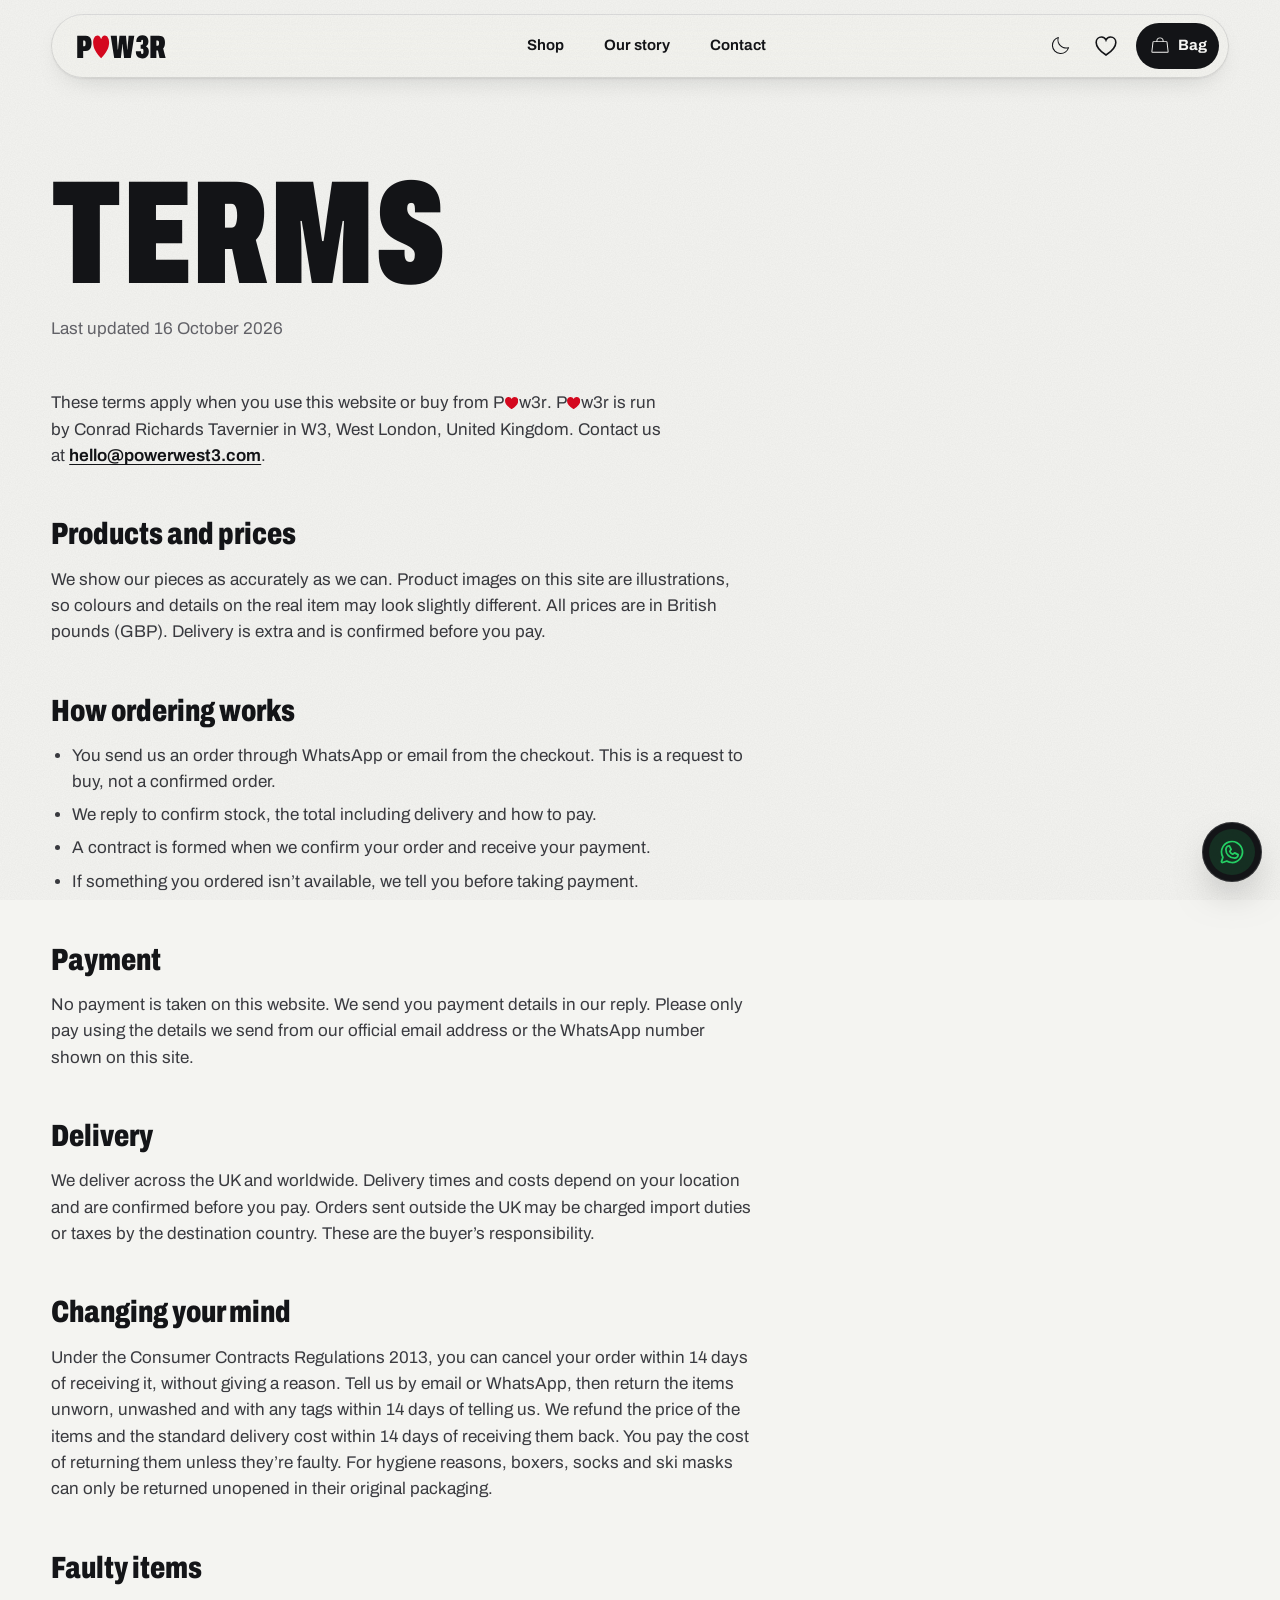
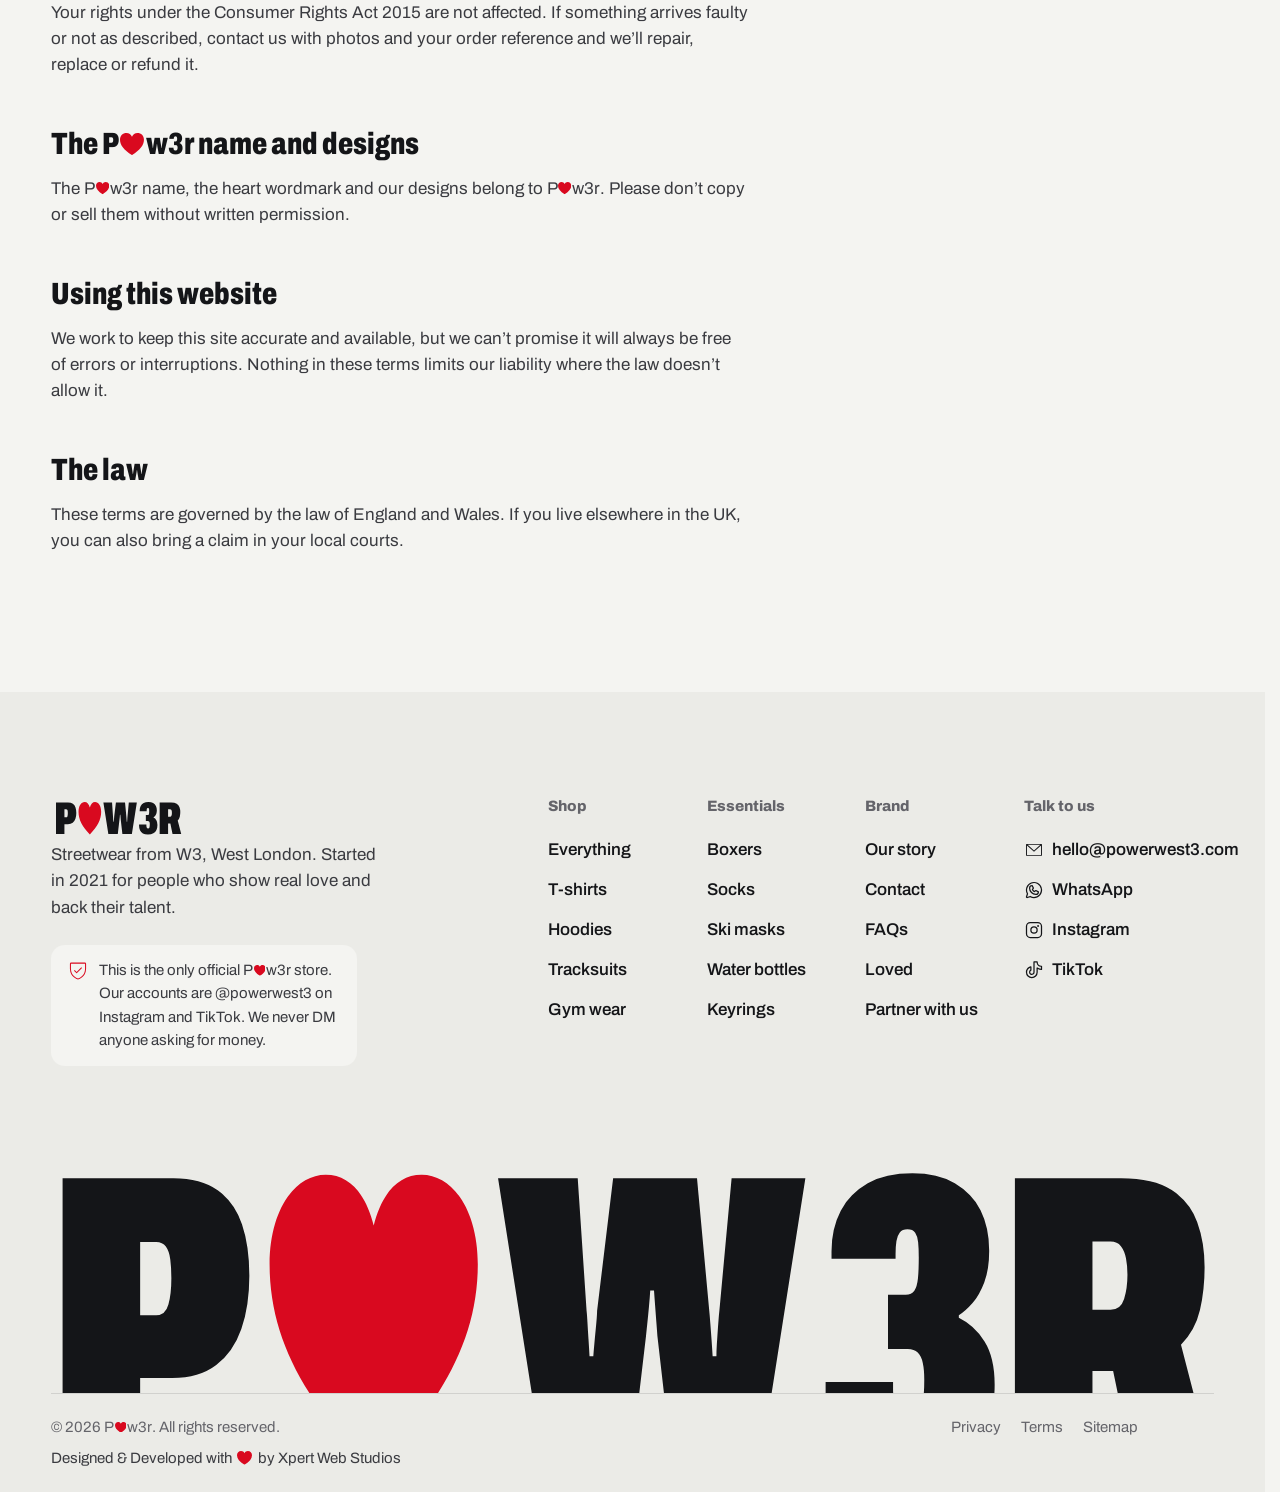
<file: terms.html>
<!doctype html>
<html lang="en-GB">
<head>
<meta charset="utf-8">
<meta name="viewport" content="width=device-width, initial-scale=1, viewport-fit=cover">
<title>Terms of Sale | P❤w3r</title>
<meta name="description" content="Terms for buying from P❤w3r: how ordering by WhatsApp or email works, payment, delivery, 14-day returns and faulty items.">
<link rel="canonical" href="https://powerwest3.com/terms.html">
<meta name="theme-color" content="#F4F4F1" media="(prefers-color-scheme: light)">
<meta name="theme-color" content="#121316" media="(prefers-color-scheme: dark)">
<meta name="color-scheme" content="light dark">
<meta property="og:type" content="website">
<meta property="og:site_name" content="P❤w3r">
<meta property="og:locale" content="en_GB">
<meta property="og:title" content="Terms of Sale | P❤w3r">
<meta property="og:description" content="Terms for buying from P❤w3r: how ordering by WhatsApp or email works, payment, delivery, 14-day returns and faulty items.">
<meta property="og:url" content="https://powerwest3.com/terms.html">
<meta property="og:image" content="https://powerwest3.com/images/og-image.png">
<meta property="og:image:width" content="1200">
<meta property="og:image:height" content="630">
<meta property="og:image:alt" content="The P❤w3r wordmark with a red heart in place of the O, above the line Power comes from the heart.">
<meta name="twitter:card" content="summary_large_image">
<meta name="twitter:title" content="Terms of Sale | P❤w3r">
<meta name="twitter:description" content="Terms for buying from P❤w3r: how ordering by WhatsApp or email works, payment, delivery, 14-day returns and faulty items.">
<meta name="twitter:image" content="https://powerwest3.com/images/og-image.png">
<link rel="icon" href="favicon.ico" sizes="32x32">
<link rel="icon" href="favicon.svg" type="image/svg+xml">
<link rel="apple-touch-icon" href="apple-touch-icon.png">
<link rel="manifest" href="site.webmanifest">
<link rel="preconnect" href="https://fonts.googleapis.com">
<link rel="preconnect" href="https://fonts.gstatic.com" crossorigin>
<link rel="preconnect" href="https://code.jquery.com" crossorigin>
<link rel="stylesheet" href="https://fonts.googleapis.com/css2?family=Archivo:wdth,wght@62..125,100..900&amp;display=swap">
<link rel="stylesheet" href="css/style.css">
<script>(function(d,w){var e=d.documentElement;e.classList.add('js');try{var t=w.localStorage.getItem('pw-theme');if(t==='dark'||t==='light'){e.setAttribute('data-theme',t);}}catch(x){}w.setTimeout(function(){if(!w.PW||!w.PW.booted){e.classList.remove('js');}},4000);})(document,window);</script>
</head>
<body class="page-terms">
<svg class="sprite" aria-hidden="true" focusable="false" xmlns="http://www.w3.org/2000/svg"><defs><symbol id="i-bag" viewBox="0 0 256 256"><path d="M237.9,198.36l-14.25-120a14.06,14.06,0,0,0-14-12.36H174V64a46,46,0,0,0-92,0v2H46.33a14.06,14.06,0,0,0-14,12.36l-14.25,120a14,14,0,0,0,14,15.64H223.92a14,14,0,0,0,14-15.64ZM94,64a34,34,0,0,1,68,0v2H94ZM225.5,201.3a2.07,2.07,0,0,1-1.58.7H32.08a2.07,2.07,0,0,1-1.58-.7,1.92,1.92,0,0,1-.49-1.53l14.26-120A2,2,0,0,1,46.33,78H209.67a2,2,0,0,1,2.06,1.77l14.26,120A1.92,1.92,0,0,1,225.5,201.3Z"/></symbol><symbol id="i-close" viewBox="0 0 256 256"><path d="M204.24,195.76a6,6,0,1,1-8.48,8.48L128,136.49,60.24,204.24a6,6,0,0,1-8.48-8.48L119.51,128,51.76,60.24a6,6,0,0,1,8.48-8.48L128,119.51l67.76-67.75a6,6,0,0,1,8.48,8.48L136.49,128Z"/></symbol><symbol id="i-arrow" viewBox="0 0 256 256"><path d="M198,64V168a6,6,0,0,1-12,0V78.48L68.24,196.24a6,6,0,0,1-8.48-8.48L177.52,70H88a6,6,0,0,1,0-12H192A6,6,0,0,1,198,64Z"/></symbol><symbol id="i-plus" viewBox="0 0 256 256"><path d="M222,128a6,6,0,0,1-6,6H134v82a6,6,0,0,1-12,0V134H40a6,6,0,0,1,0-12h82V40a6,6,0,0,1,12,0v82h82A6,6,0,0,1,222,128Z"/></symbol><symbol id="i-minus" viewBox="0 0 256 256"><path d="M222,128a6,6,0,0,1-6,6H40a6,6,0,0,1,0-12H216A6,6,0,0,1,222,128Z"/></symbol><symbol id="i-whatsapp" viewBox="0 0 256 256"><path d="M187.58,144.84l-32-16a8,8,0,0,0-8,.5l-14.69,9.8a40.55,40.55,0,0,1-16-16l9.8-14.69a8,8,0,0,0,.5-8l-16-32A8,8,0,0,0,104,64a40,40,0,0,0-40,40,88.1,88.1,0,0,0,88,88,40,40,0,0,0,40-40A8,8,0,0,0,187.58,144.84ZM152,176a72.08,72.08,0,0,1-72-72A24,24,0,0,1,99.29,80.46l11.48,23L101,118a8,8,0,0,0-.73,7.51,56.47,56.47,0,0,0,30.15,30.15A8,8,0,0,0,138,155l14.61-9.74,23,11.48A24,24,0,0,1,152,176ZM128,24A104,104,0,0,0,36.18,176.88L24.83,210.93a16,16,0,0,0,20.24,20.24l34.05-11.35A104,104,0,1,0,128,24Zm0,192a87.87,87.87,0,0,1-44.06-11.81,8,8,0,0,0-6.54-.67L40,216,52.47,178.6a8,8,0,0,0-.66-6.54A88,88,0,1,1,128,216Z"/></symbol><symbol id="i-instagram" viewBox="0 0 256 256"><path d="M128,80a48,48,0,1,0,48,48A48.05,48.05,0,0,0,128,80Zm0,80a32,32,0,1,1,32-32A32,32,0,0,1,128,160ZM176,24H80A56.06,56.06,0,0,0,24,80v96a56.06,56.06,0,0,0,56,56h96a56.06,56.06,0,0,0,56-56V80A56.06,56.06,0,0,0,176,24Zm40,152a40,40,0,0,1-40,40H80a40,40,0,0,1-40-40V80A40,40,0,0,1,80,40h96a40,40,0,0,1,40,40ZM192,76a12,12,0,1,1-12-12A12,12,0,0,1,192,76Z"/></symbol><symbol id="i-tiktok" viewBox="0 0 256 256"><path d="M224,72a48.05,48.05,0,0,1-48-48,8,8,0,0,0-8-8H128a8,8,0,0,0-8,8V156a20,20,0,1,1-28.57-18.08A8,8,0,0,0,96,130.69V88a8,8,0,0,0-9.4-7.88C50.91,86.48,24,119.1,24,156a76,76,0,0,0,152,0V116.29A103.25,103.25,0,0,0,224,128a8,8,0,0,0,8-8V80A8,8,0,0,0,224,72Zm-8,39.64a87.19,87.19,0,0,1-43.33-16.15A8,8,0,0,0,160,102v54a60,60,0,0,1-120,0c0-25.9,16.64-49.13,40-57.6v27.67A36,36,0,1,0,136,156V32h24.5A64.14,64.14,0,0,0,216,87.5Z"/></symbol><symbol id="i-mail" viewBox="0 0 256 256"><path d="M224,50H32a6,6,0,0,0-6,6V192a14,14,0,0,0,14,14H216a14,14,0,0,0,14-14V56A6,6,0,0,0,224,50ZM208.58,62,128,135.86,47.42,62ZM216,194H40a2,2,0,0,1-2-2V69.64l86,78.78a6,6,0,0,0,8.1,0L218,69.64V192A2,2,0,0,1,216,194Z"/></symbol><symbol id="i-phone" viewBox="0 0 256 256"><path d="M221.59,160.3l-47.24-21.17a14,14,0,0,0-13.28,1.22,4.81,4.81,0,0,0-.56.42l-24.69,21a1.88,1.88,0,0,1-1.68.06c-15.87-7.66-32.31-24-40-39.65a1.91,1.91,0,0,1,0-1.68l21.07-25a6.13,6.13,0,0,0,.42-.58,14,14,0,0,0,1.12-13.27L95.73,34.49a14,14,0,0,0-14.56-8.38A54.24,54.24,0,0,0,34,80c0,78.3,63.7,142,142,142a54.25,54.25,0,0,0,53.89-47.17A14,14,0,0,0,221.59,160.3ZM176,210C104.32,210,46,151.68,46,80A42.23,42.23,0,0,1,82.67,38h.23a2,2,0,0,1,1.84,1.31l21.1,47.11a2,2,0,0,1,0,1.67L84.73,113.15a4.73,4.73,0,0,0-.43.57,14,14,0,0,0-.91,13.73c8.87,18.16,27.17,36.32,45.53,45.19a14,14,0,0,0,13.77-1c.19-.13.38-.27.56-.42l24.68-21a1.92,1.92,0,0,1,1.6-.1l47.25,21.17a2,2,0,0,1,1.21,2A42.24,42.24,0,0,1,176,210Z"/></symbol><symbol id="i-moon" viewBox="0 0 256 256"><path d="M232.13,143.64a6,6,0,0,0-6-1.49A90.07,90.07,0,0,1,113.86,29.85a6,6,0,0,0-7.49-7.48A102.88,102.88,0,0,0,54.48,58.68,102,102,0,0,0,197.32,201.52a102.88,102.88,0,0,0,36.31-51.89A6,6,0,0,0,232.13,143.64Zm-42,48.29a90,90,0,0,1-126-126A90.9,90.9,0,0,1,99.65,37.66,102.06,102.06,0,0,0,218.34,156.35,90.9,90.9,0,0,1,190.1,191.93Z"/></symbol><symbol id="i-sun" viewBox="0 0 256 256"><path d="M122,40V16a6,6,0,0,1,12,0V40a6,6,0,0,1-12,0Zm68,88a62,62,0,1,1-62-62A62.07,62.07,0,0,1,190,128Zm-12,0a50,50,0,1,0-50,50A50.06,50.06,0,0,0,178,128ZM59.76,68.24a6,6,0,1,0,8.48-8.48l-16-16a6,6,0,0,0-8.48,8.48Zm0,119.52-16,16a6,6,0,1,0,8.48,8.48l16-16a6,6,0,1,0-8.48-8.48ZM192,70a6,6,0,0,0,4.24-1.76l16-16a6,6,0,0,0-8.48-8.48l-16,16A6,6,0,0,0,192,70Zm4.24,117.76a6,6,0,0,0-8.48,8.48l16,16a6,6,0,0,0,8.48-8.48ZM46,128a6,6,0,0,0-6-6H16a6,6,0,0,0,0,12H40A6,6,0,0,0,46,128Zm82,82a6,6,0,0,0-6,6v24a6,6,0,0,0,12,0V216A6,6,0,0,0,128,210Zm112-88H216a6,6,0,0,0,0,12h24a6,6,0,0,0,0-12Z"/></symbol><symbol id="i-check" viewBox="0 0 256 256"><path d="M232.49,80.49l-128,128a12,12,0,0,1-17,0l-56-56a12,12,0,1,1,17-17L96,183,215.51,63.51a12,12,0,0,1,17,17Z"/></symbol><symbol id="i-copy" viewBox="0 0 256 256"><path d="M216,34H88a6,6,0,0,0-6,6V82H40a6,6,0,0,0-6,6V216a6,6,0,0,0,6,6H168a6,6,0,0,0,6-6V174h42a6,6,0,0,0,6-6V40A6,6,0,0,0,216,34ZM162,210H46V94H162Zm48-48H174V88a6,6,0,0,0-6-6H94V46H210Z"/></symbol><symbol id="i-shield" viewBox="0 0 256 256"><path d="M208,42H48A14,14,0,0,0,34,56v56c0,51.94,25.12,83.4,46.2,100.64,22.73,18.6,45.27,24.89,46.22,25.15a6,6,0,0,0,3.16,0c.95-.26,23.49-6.55,46.22-25.15C196.88,195.4,222,163.94,222,112V56A14,14,0,0,0,208,42Zm2,70c0,37.76-13.94,68.39-41.44,91.06A131.17,131.17,0,0,1,128,225.72a130.94,130.94,0,0,1-40.56-22.66C59.94,180.39,46,149.76,46,112V56a2,2,0,0,1,2-2H208a2,2,0,0,1,2,2ZM172.24,99.76a6,6,0,0,1,0,8.48l-56,56a6,6,0,0,1-8.48,0l-24-24a6,6,0,0,1,8.48-8.48L112,151.51l51.76-51.75A6,6,0,0,1,172.24,99.76Z"/></symbol><symbol id="i-truck" viewBox="0 0 256 256"><path d="M253.57,117.78l-14-35a13.93,13.93,0,0,0-13-8.8H190V64a6,6,0,0,0-6-6H32A14,14,0,0,0,18,72V184a14,14,0,0,0,14,14H50.6a30,30,0,0,0,58.8,0h53.2a30,30,0,0,0,58.8,0H240a14,14,0,0,0,14-14V120A6,6,0,0,0,253.57,117.78ZM190,86h36.58a2,2,0,0,1,1.86,1.26L239.14,114H190ZM30,72a2,2,0,0,1,2-2H178v68H30ZM80,210a18,18,0,1,1,18-18A18,18,0,0,1,80,210Zm82.6-24H109.4a30,30,0,0,0-58.8,0H32a2,2,0,0,1-2-2V150H178v15.48A30.1,30.1,0,0,0,162.6,186ZM192,210a18,18,0,1,1,18-18A18,18,0,0,1,192,210Zm50-26a2,2,0,0,1-2,2H221.4A30.05,30.05,0,0,0,192,162c-.67,0-1.34,0-2,.07V126h52Z"/></symbol><symbol id="i-chat" viewBox="0 0 256 256"><path d="M138,128a10,10,0,1,1-10-10A10,10,0,0,1,138,128ZM84,118a10,10,0,1,0,10,10A10,10,0,0,0,84,118Zm88,0a10,10,0,1,0,10,10A10,10,0,0,0,172,118Zm58,10A102,102,0,0,1,79.31,217.65L44.44,229.27a14,14,0,0,1-17.71-17.71l11.62-34.87A102,102,0,1,1,230,128Zm-12,0A90,90,0,1,0,50.08,173.06a6,6,0,0,1,.5,4.91L38.12,215.35a2,2,0,0,0,2.53,2.53L78,205.42a6.2,6.2,0,0,1,1.9-.31,6.09,6.09,0,0,1,3,.81A90,90,0,0,0,218,128Z"/></symbol><symbol id="i-handshake" viewBox="0 0 256 256"><path d="M252.51,108.8,227,57.75a14,14,0,0,0-18.78-6.27L182.66,64.26,129.53,50.2a6.1,6.1,0,0,0-3.06,0L73.34,64.26,47.79,51.48A14,14,0,0,0,29,57.75L3.49,108.8a14,14,0,0,0,6.26,18.78L36.9,141.16l55.61,39.72a6,6,0,0,0,2,.94l64,16A6.08,6.08,0,0,0,160,198a6,6,0,0,0,4.24-1.76l55.31-55.31,26.7-13.35a14,14,0,0,0,6.26-18.78Zm-53,35.16-35.8-28.68a6,6,0,0,0-8,.45c-18.65,18.79-39.5,16.42-52.79,7.92a2,2,0,0,1-.94-1.5,1.9,1.9,0,0,1,.51-1.55L146.43,78h33.86l28.41,56.82ZM14.11,115.69a2,2,0,0,1,.11-1.52L39.74,63.11a2,2,0,0,1,1.8-1.1,2,2,0,0,1,.89.21l22.21,11.1L37.32,128l-22.21-11.1A2,2,0,0,1,14.11,115.69Zm144.05,69.67-59.6-14.9L47.66,134.1,76.84,75.75,128,62.21l14.8,3.92a5.92,5.92,0,0,0-3,1.57L94.1,112.05a14,14,0,0,0,2.39,21.72c20.22,12.92,44.75,10.49,63.8-5.89L191,152.5Zm83.73-69.67a2,2,0,0,1-1,1.16L218.68,128,191.36,73.32l22.21-11.1a2,2,0,0,1,1.53-.11,2,2,0,0,1,1.16,1l25.52,51.06A2,2,0,0,1,241.89,115.69Zm-112,101.76a6,6,0,0,1-7.27,4.37L80.89,211.39a5.88,5.88,0,0,1-2-.94L52.52,191.64a6,6,0,1,1,7-9.77L84.91,200l40.61,10.15A6,6,0,0,1,129.88,217.45Z"/></symbol><symbol id="i-package" viewBox="0 0 256 256"><path d="M222.72,67.91l-88-48.18a13.9,13.9,0,0,0-13.44,0l-88,48.18A14,14,0,0,0,26,80.18v95.64a14,14,0,0,0,7.28,12.27l88,48.18a13.92,13.92,0,0,0,13.44,0l88-48.18A14,14,0,0,0,230,175.82V80.18A14,14,0,0,0,222.72,67.91ZM127,30.25a2,2,0,0,1,1.92,0L212.51,76,178.57,94.57,94.05,48.31ZM122,223,39,177.57a2,2,0,0,1-1-1.75V86.66l84,46ZM43.49,76,81.56,55.15l84.51,46.26L128,122.24ZM218,175.82a2,2,0,0,1-1,1.75h0L134,223V132.64l36-19.71V152a6,6,0,0,0,12,0V106.37l36-19.71Z"/></symbol><symbol id="i-sparkle" viewBox="0 0 256 256"><path d="M196.89,130.94,144.4,111.6,125.06,59.11a13.92,13.92,0,0,0-26.12,0L79.6,111.6,27.11,130.94a13.92,13.92,0,0,0,0,26.12L79.6,176.4l19.34,52.49a13.92,13.92,0,0,0,26.12,0L144.4,176.4l52.49-19.34a13.92,13.92,0,0,0,0-26.12Zm-4.15,14.86-55.08,20.3a6,6,0,0,0-3.56,3.56l-20.3,55.08a1.92,1.92,0,0,1-3.6,0L89.9,169.66a6,6,0,0,0-3.56-3.56L31.26,145.8a1.92,1.92,0,0,1,0-3.6l55.08-20.3a6,6,0,0,0,3.56-3.56l20.3-55.08a1.92,1.92,0,0,1,3.6,0l20.3,55.08a6,6,0,0,0,3.56,3.56l55.08,20.3a1.92,1.92,0,0,1,0,3.6ZM146,40a6,6,0,0,1,6-6h18V16a6,6,0,0,1,12,0V34h18a6,6,0,0,1,0,12H182V64a6,6,0,0,1-12,0V46H152A6,6,0,0,1,146,40ZM246,88a6,6,0,0,1-6,6H230v10a6,6,0,0,1-12,0V94H208a6,6,0,0,1,0-12h10V72a6,6,0,0,1,12,0V82h10A6,6,0,0,1,246,88Z"/></symbol><symbol id="i-pause" viewBox="0 0 256 256"><path d="M200,32H160a16,16,0,0,0-16,16V208a16,16,0,0,0,16,16h40a16,16,0,0,0,16-16V48A16,16,0,0,0,200,32Zm0,176H160V48h40ZM96,32H56A16,16,0,0,0,40,48V208a16,16,0,0,0,16,16H96a16,16,0,0,0,16-16V48A16,16,0,0,0,96,32Zm0,176H56V48H96Z"/></symbol><symbol id="i-play" viewBox="0 0 256 256"><path d="M232.4,114.49,88.32,26.35a16,16,0,0,0-16.2-.3A15.86,15.86,0,0,0,64,39.87V216.13A15.94,15.94,0,0,0,80,232a16.07,16.07,0,0,0,8.36-2.35L232.4,141.51a15.81,15.81,0,0,0,0-27ZM80,215.94V40l143.83,88Z"/></symbol><symbol id="i-warning" viewBox="0 0 256 256"><path d="M128,24A104,104,0,1,0,232,128,104.11,104.11,0,0,0,128,24Zm0,192a88,88,0,1,1,88-88A88.1,88.1,0,0,1,128,216Zm-8-80V80a8,8,0,0,1,16,0v56a8,8,0,0,1-16,0Zm20,36a12,12,0,1,1-12-12A12,12,0,0,1,140,172Z"/></symbol><symbol id="i-heart" viewBox="0 0 100 92"><path d="M50 92C17 69.92 0 50.6 0 27.6C0 11.04 12 0 27 0C38 0 46 5.52 50 15.64C54 5.52 62 0 73 0C88 0 100 11.04 100 27.6C100 50.6 83 69.92 50 92Z"/></symbol><symbol id="wm" viewBox="-2 -4 402 108"><path fill="currentColor" d="M26.82 100L0 100L0-0.29L38.34-0.29Q47.81-0.29 53.64 3.86Q59.48 8.02 62.03 15.60Q64.58 23.18 64.58 33.38L64.58 33.38Q64.58 43.88 61.81 51.82Q59.04 59.77 53.13 64.29Q47.23 68.80 37.90 68.80L37.90 68.80L26.82 68.80L26.82 100ZM26.82 21.72L26.82 47.08L32.36 47.08Q35.57 47.08 36.59 43.37Q37.61 39.65 37.61 34.26L37.61 34.26Q37.61 30.61 37.24 27.77Q36.88 24.93 35.71 23.32Q34.55 21.72 32.36 21.72L32.36 21.72L26.82 21.72ZM196.35 100L166.32 100L150.58-0.29L178.13-0.29L181.19 45.48Q181.34 46.65 181.48 49.34Q181.63 52.04 181.85 55.25Q182.06 58.45 182.21 61.22L182.21 61.22L183.52 61.22Q183.67 59.18 183.89 56.85Q184.10 54.52 184.32 52.26Q184.54 50 184.69 48.18Q184.83 46.36 184.83 45.48L184.83 45.48L190.37-0.29L219.38-0.29L223.61 45.48Q223.76 46.94 223.97 49.71Q224.19 52.48 224.41 55.61Q224.63 58.75 224.78 61.22L224.78 61.22L226.09 61.22Q226.09 59.48 226.23 57.22Q226.38 54.96 226.52 52.77Q226.67 50.58 226.82 48.69Q226.96 46.79 227.11 45.48L227.11 45.48L231.34-0.29L256.85-0.29L241.10 100L210.93 100L205.68 54.23Q205.53 52.19 205.31 49.34Q205.10 46.50 204.88 43.59Q204.66 40.67 204.51 38.48L204.51 38.48L203.20 38.48Q203.06 40.96 202.76 44.10Q202.47 47.23 202.18 50Q201.89 52.77 201.74 54.23L201.74 54.23L196.35 100ZM292.13 101.75L292.13 101.75Q282.21 101.75 276.02 98.18Q269.82 94.61 266.83 88.12Q263.85 81.63 263.85 73.03L263.85 73.03L263.85 70.12L287.17 70.12L287.17 72.45Q287.17 76.68 288.19 79.45Q289.21 82.22 292.42 82.22L292.42 82.22Q295.92 82.22 296.94 79.15Q297.96 76.09 297.96 69.39L297.96 69.39Q297.96 65.89 297.45 63.56Q296.94 61.22 295.70 59.99Q294.46 58.75 292.27 58.75L292.27 58.75L285.42 58.75L285.42 39.94L291.54 39.94Q293.58 39.94 294.53 38.56Q295.48 37.17 295.77 34.33Q296.06 31.49 296.06 26.97L296.06 26.97Q296.06 23.91 295.84 21.79Q295.62 19.68 294.82 18.51Q294.02 17.35 292.13 17.35L292.13 17.35Q290.38 17.35 289.50 18.44Q288.63 19.53 288.34 21.43Q288.04 23.32 288.04 25.80L288.04 25.80L288.04 27.55L265.89 27.55L265.89 24.93Q265.89 17.06 269.09 10.93Q272.30 4.81 278.42 1.38Q284.55-2.04 293.87-2.04L293.87-2.04Q302.62-2.04 308.52 1.38Q314.43 4.81 317.42 10.79Q320.41 16.76 320.41 24.78L320.41 24.78Q320.41 31.20 318.73 35.64Q317.05 40.09 314.65 42.86Q312.24 45.63 309.91 47.08L309.91 47.08L309.91 47.96Q315.30 50.58 318.80 56.12Q322.30 61.66 322.30 71.14L322.30 71.14Q322.30 80.03 319.09 86.95Q315.89 93.88 309.25 97.81Q302.62 101.75 292.13 101.75ZM356.12 100L329.30 100L329.30-0.29L366.03-0.29Q377.26-0.29 383.53 3.79Q389.80 7.87 392.35 14.87Q394.90 21.87 394.90 30.47L394.90 30.47Q394.90 38.34 393.29 45.26Q391.69 52.19 386.73 57.29L386.73 57.29L397.81 100L370.26 100L363.27 66.33L356.12 66.33L356.12 100ZM356.12 21.57L356.12 45.19L362.39 45.19Q365.89 45.19 367.06 41.47Q368.22 37.76 368.22 33.09L368.22 33.09Q368.22 29.88 367.71 27.33Q367.20 24.78 365.96 23.18Q364.72 21.57 362.39 21.57L362.39 21.57L356.12 21.57Z"/><path style="fill:var(--c-accent)" d="M107.58 101.5C83.82 76.78 71.58 55.15 71.58 29.4C71.58 10.86 80.22 -1.5 91.02 -1.5C98.94 -1.5 104.7 4.68 107.58 16.01C110.46 4.68 116.22 -1.5 124.14 -1.5C134.94 -1.5 143.58 10.86 143.58 29.4C143.58 55.15 131.34 76.78 107.58 101.5Z"/></symbol></defs></svg>
<a class="skip" href="#main" data-inertable>Skip to content</a>
<header class="site-header" data-inertable>
  <div class="island">
    <a class="logo" href="index.html" aria-label="P❤w3r home" translate="no"><svg viewBox="-2 -4 402 108" aria-hidden="true" focusable="false"><use href="#wm"/></svg></a>
    <nav class="nav" aria-label="Main">
      <ul class="nav__list">
        <li><a class="nav__link" href="shop.html">Shop</a></li>
        <li><a class="nav__link" href="story.html">Our story</a></li>
        <li><a class="nav__link" href="contact.html">Contact</a></li>
      </ul>
    </nav>
    <div class="actions">
      <button class="icon-btn theme-toggle" type="button" data-theme-toggle aria-label="Switch to dark mode"><svg class="icon" aria-hidden="true" focusable="false"><use href="#i-moon"/></svg></button>
      <a class="icon-btn" href="shop.html?view=loved" data-loved-link aria-label="Loved, 0 items"><svg class="icon" viewBox="-6 -6 112 104" aria-hidden="true" focusable="false"><path d="M50 92C17 69.92 0 50.6 0 27.6C0 11.04 12 0 27 0C38 0 46 5.52 50 15.64C54 5.52 62 0 73 0C88 0 100 11.04 100 27.6C100 50.6 83 69.92 50 92Z" fill="none" stroke="currentColor" stroke-width="1.6" vector-effect="non-scaling-stroke"/></svg><span class="count is-empty" data-loved-count aria-hidden="true">0</span></a>
      <button class="bag-btn" type="button" data-bag-open data-bag-btn aria-haspopup="dialog" aria-controls="bag" aria-expanded="false" aria-label="Bag, 0 items"><svg class="icon" aria-hidden="true" focusable="false"><use href="#i-bag"/></svg><span class="bag-btn__label" aria-hidden="true">Bag</span><span class="count is-empty" data-bag-count aria-hidden="true">0</span></button>
      <button class="menu-btn" type="button" data-menu-toggle aria-expanded="false" aria-controls="menu"><span class="sr-only">Open menu</span><span class="menu-btn__bars" aria-hidden="true"><i></i><i></i></span></button>
    </div>
    <span class="island__progress" aria-hidden="true"></span>
  </div>
</header>
<div class="menu" id="menu" inert>
  <nav aria-label="Menu">
    <ul class="menu__list">
      <li><a href="index.html" style="--i:0">Home</a></li>
      <li><a href="shop.html" style="--i:1">Shop</a></li>
      <li><a href="story.html" style="--i:2">Our story</a></li>
      <li><a href="contact.html" style="--i:3">Contact</a></li>
    </ul>
  </nav>
  <div class="menu__foot">
    <span class="plate" aria-hidden="true">West London <span class="plate__pc">W3</span></span>
    <div class="menu__social">
      <a class="chip" href="https://www.instagram.com/powerwest3/" target="_blank" rel="noopener"><svg class="icon" aria-hidden="true" focusable="false"><use href="#i-instagram"/></svg>Instagram</a>
      <a class="chip" href="https://www.tiktok.com/@powerwest3" target="_blank" rel="noopener"><svg class="icon" aria-hidden="true" focusable="false"><use href="#i-tiktok"/></svg>TikTok</a>
      <a class="chip" href="mailto:hello@powerwest3.com"><svg class="icon" aria-hidden="true" focusable="false"><use href="#i-mail"/></svg>Email</a>
      <button class="chip" type="button" data-theme-toggle aria-label="Switch to dark mode"><svg class="icon" aria-hidden="true" focusable="false"><use href="#i-moon"/></svg><span data-theme-label>Dark mode</span></button>
    </div>
  </div>
</div>
<main id="main" class="legal wrap">
  <h1 class="legal__title display" data-lines><span class="line"><span>Terms</span></span></h1>
  <p class="legal__meta">Last updated 16 October 2026</p>
  <div class="prose">
    <!-- TEMPLATE FOR CLIENT REVIEW: prepared by Xpert Web Studios as a starting point for P❤w3r.
         It is not legal advice. Conrad should confirm prices, delivery and returns policy,
         add business details (trading name or company number, address) and have it reviewed. -->
    <p>These terms apply when you use this website or buy from <span class="pw" translate="no"><span aria-hidden="true">P<svg class="pw__heart" viewBox="0 0 100 92" focusable="false"><use href="#i-heart"/></svg>w3r</span><span class="sr-only">Power</span></span>. <span class="pw" translate="no"><span aria-hidden="true">P<svg class="pw__heart" viewBox="0 0 100 92" focusable="false"><use href="#i-heart"/></svg>w3r</span><span class="sr-only">Power</span></span> is run by Conrad Richards Tavernier in W3, West London, United Kingdom. Contact us at <a href="mailto:hello@powerwest3.com">hello@powerwest3.com</a>.</p>

    <h2>Products and prices</h2>
    <p>We show our pieces as accurately as we can. Product images on this site are illustrations, so colours and details on the real item may look slightly different. All prices are in British pounds (GBP). Delivery is extra and is confirmed before you pay.</p>

    <h2>How ordering works</h2>
    <ul>
      <li>You send us an order through WhatsApp or email from the checkout. This is a request to buy, not a confirmed order.</li>
      <li>We reply to confirm stock, the total including delivery and how to pay.</li>
      <li>A contract is formed when we confirm your order and receive your payment.</li>
      <li>If something you ordered isn’t available, we tell you before taking payment.</li>
    </ul>

    <h2>Payment</h2>
    <p>No payment is taken on this website. We send you payment details in our reply. Please only pay using the details we send from our official email address or the WhatsApp number shown on this site.</p>

    <h2>Delivery</h2>
    <p>We deliver across the UK and worldwide. Delivery times and costs depend on your location and are confirmed before you pay. Orders sent outside the UK may be charged import duties or taxes by the destination country. These are the buyer’s responsibility.</p>

    <h2>Changing your mind</h2>
    <p>Under the Consumer Contracts Regulations 2013, you can cancel your order within 14 days of receiving it, without giving a reason. Tell us by email or WhatsApp, then return the items unworn, unwashed and with any tags within 14 days of telling us. We refund the price of the items and the standard delivery cost within 14 days of receiving them back. You pay the cost of returning them unless they’re faulty. For hygiene reasons, boxers, socks and ski masks can only be returned unopened in their original packaging.</p>

    <h2>Faulty items</h2>
    <p>Your rights under the Consumer Rights Act 2015 are not affected. If something arrives faulty or not as described, contact us with photos and your order reference and we’ll repair, replace or refund it.</p>

    <h2>The <span class="pw" translate="no"><span aria-hidden="true">P<svg class="pw__heart" viewBox="0 0 100 92" focusable="false"><use href="#i-heart"/></svg>w3r</span><span class="sr-only">Power</span></span> name and designs</h2>
    <p>The <span class="pw" translate="no"><span aria-hidden="true">P<svg class="pw__heart" viewBox="0 0 100 92" focusable="false"><use href="#i-heart"/></svg>w3r</span><span class="sr-only">Power</span></span> name, the heart wordmark and our designs belong to <span class="pw" translate="no"><span aria-hidden="true">P<svg class="pw__heart" viewBox="0 0 100 92" focusable="false"><use href="#i-heart"/></svg>w3r</span><span class="sr-only">Power</span></span>. Please don’t copy or sell them without written permission.</p>

    <h2>Using this website</h2>
    <p>We work to keep this site accurate and available, but we can’t promise it will always be free of errors or interruptions. Nothing in these terms limits our liability where the law doesn’t allow it.</p>

    <h2>The law</h2>
    <p>These terms are governed by the law of England and Wales. If you live elsewhere in the UK, you can also bring a claim in your local courts.</p>
  </div>
</main>
<footer class="footer" data-inertable>
  <div class="wrap footer__top">
    <div class="footer__brand">
      <a class="logo" href="index.html" aria-label="P❤w3r home" translate="no"><svg viewBox="-2 -4 402 108" aria-hidden="true" focusable="false"><use href="#wm"/></svg></a>
      <p>Streetwear from W3, West London. Started in 2021 for people who show real love and back their talent.</p>
      <p class="footer__official"><svg class="icon" aria-hidden="true" focusable="false"><use href="#i-shield"/></svg><span>This is the only official <span class="pw" translate="no"><span aria-hidden="true">P<svg class="pw__heart" viewBox="0 0 100 92" focusable="false"><use href="#i-heart"/></svg>w3r</span><span class="sr-only">Power</span></span> store. Our accounts are @powerwest3 on Instagram and TikTok. We never DM anyone asking for money.</span></p>
    </div>
    <div class="footer__cols">
      <nav aria-labelledby="f-shop">
        <p class="footer__h" id="f-shop">Shop</p>
        <ul class="footer__list">
          <li><a href="shop.html">Everything</a></li>
          <li><a href="shop.html?cat=tshirts">T-shirts</a></li>
          <li><a href="shop.html?cat=hoodies">Hoodies</a></li>
          <li><a href="shop.html?cat=tracksuits">Tracksuits</a></li>
          <li><a href="shop.html?cat=gym">Gym wear</a></li>
        </ul>
      </nav>
      <nav aria-labelledby="f-more">
        <p class="footer__h" id="f-more">Essentials</p>
        <ul class="footer__list">
          <li><a href="shop.html?cat=boxers">Boxers</a></li>
          <li><a href="shop.html?cat=socks">Socks</a></li>
          <li><a href="shop.html?cat=skimasks">Ski masks</a></li>
          <li><a href="shop.html?cat=bottles">Water bottles</a></li>
          <li><a href="shop.html?cat=keyrings">Keyrings</a></li>
        </ul>
      </nav>
      <nav aria-labelledby="f-brand">
        <p class="footer__h" id="f-brand">Brand</p>
        <ul class="footer__list">
          <li><a href="story.html">Our story</a></li>
          <li><a href="contact.html">Contact</a></li>
          <li><a href="contact.html#faq">FAQs</a></li>
          <li><a href="shop.html?view=loved">Loved</a></li>
          <li><a href="story.html#partner">Partner with us</a></li>
        </ul>
      </nav>
      <div>
        <p class="footer__h">Talk to us</p>
        <ul class="footer__list">
          <li><a href="mailto:hello@powerwest3.com"><svg class="icon" aria-hidden="true" focusable="false"><use href="#i-mail"/></svg>hello@powerwest3.com</a></li>
          <li><a href="https://wa.me/447470877892?text=Hi%20P%E2%9D%A4w3r%2C%20I%20have%20a%20question." target="_blank" rel="noopener"><svg class="icon" aria-hidden="true" focusable="false"><use href="#i-whatsapp"/></svg>WhatsApp</a></li>
          <li><a href="https://www.instagram.com/powerwest3/" target="_blank" rel="noopener"><svg class="icon" aria-hidden="true" focusable="false"><use href="#i-instagram"/></svg>Instagram</a></li>
          <li><a href="https://www.tiktok.com/@powerwest3" target="_blank" rel="noopener"><svg class="icon" aria-hidden="true" focusable="false"><use href="#i-tiktok"/></svg>TikTok</a></li>
        </ul>
      </div>
    </div>
  </div>
  <div class="footer__mark" aria-hidden="true"><svg viewBox="-2 -4 402 108" focusable="false"><use href="#wm"/></svg></div>
  <div class="wrap footer__bottom">
    <p>&copy;&nbsp;<span data-this-year>2026</span> <span class="pw" translate="no"><span aria-hidden="true">P<svg class="pw__heart" viewBox="0 0 100 92" focusable="false"><use href="#i-heart"/></svg>w3r</span><span class="sr-only">Power</span></span>. All rights reserved.</p>
    <ul class="footer__legal">
      <li><a href="privacy.html">Privacy</a></li>
      <li><a href="terms.html">Terms</a></li>
      <li><a href="sitemap.xml">Sitemap</a></li>
    </ul>
    <p class="credit">Designed &amp; Developed with <svg class="credit__heart" viewBox="0 0 100 92" aria-hidden="true" focusable="false"><use href="#i-heart"/></svg><span class="sr-only">love</span> by Xpert Web Studios</p>
  </div>
</footer>
<a class="wa-float" data-inertable href="https://wa.me/447470877892?text=Hi%20P%E2%9D%A4w3r%2C%20I%20have%20a%20question." target="_blank" rel="noopener" aria-label="Message P❤w3r on WhatsApp (opens in a new tab)"><span class="wa-float__icon"><svg class="icon" aria-hidden="true" focusable="false"><use href="#i-whatsapp"/></svg></span><span class="wa-float__label" aria-hidden="true"><span>WhatsApp us</span></span></a>
<script src="https://code.jquery.com/jquery-3.7.1.min.js" integrity="sha256-/JqT3SQfawRcv/BIHPThkBvs0OEvtFFmqPF/lYI/Cxo=" crossorigin="anonymous"></script>
<script src="js/products.js"></script>
<script src="js/main.js"></script>
</body>
</html>
</file>
<file: css/style.css>
/* ==========================================================================
   P❤w3r (Power), official store
   Plain CSS. No frameworks. Designed and built by Xpert Web Studios.

   Contents
   1.  Tokens (primitive > semantic > component), light + dark
   2.  Base
   3.  Layout helpers
   4.  Type
   5.  Components (buttons, chips, options, plate, cards, love, fields, accordion)
   6.  Header, island nav, mobile menu
   7.  Footer
   8.  Bag drawer, scrim, toast, WhatsApp button
   9.  Home sections
   10. Shop
   11. Product page
   12. Checkout
   13. Story
   14. Contact
   15. Legal + 404
   16. Motion (reveals, keyframes, view transitions)
   17. Reduced motion
   ========================================================================== */

/* ---------- 1. Tokens ---------- */
:root {
  /* Primitive colours: London street-sign enamel, Acton tarmac, postcode red */
  --plate-50: #FBFBF9;
  --plate-100: #F4F4F1;
  --plate-200: #EBEBE7;
  --plate-300: #E1E1DC;
  --concrete-600: #57575C;
  --concrete-500: #64646A;
  --concrete-300: #A3A3A8;
  --tarmac-950: #121316;
  --tarmac-900: #17181C;
  --tarmac-850: #1C1D21;
  --tarmac-800: #25262B;
  --ink-900: #141518;
  --red-700: #B80619;
  --red-600: #D9091F;
  --red-400: #FF3D50;
  --red-300: #FF6B7A;
  --wa-green: #25D366;

  /* Semantic: light theme (default) */
  --c-bg: var(--plate-100);
  --c-bg-alt: var(--plate-200);
  --c-surface: var(--plate-50);
  --c-plinth: var(--plate-300);
  --c-ink: var(--ink-900);
  --c-ink-soft: #3A3B40;
  --c-muted: var(--concrete-500);
  --c-line: rgba(20, 21, 24, .12);
  --c-line-strong: rgba(20, 21, 24, .3);
  --c-accent: var(--red-600);
  --c-accent-hover: var(--red-700);
  --c-on-accent: var(--plate-50);
  --c-on-ink: var(--plate-50);
  --c-glass: rgba(244, 244, 241, .74);
  --c-focus: var(--ink-900);
  --shadow-rgb: 20, 21, 24;
  --inset-hi: rgba(255, 255, 255, .55);
  --grain: url("data:image/svg+xml;utf8,<svg xmlns='http://www.w3.org/2000/svg' width='180' height='180'><filter id='n'><feTurbulence type='fractalNoise' baseFrequency='.85' numOctaves='2' stitchTiles='stitch'/><feColorMatrix values='0 0 0 0 0  0 0 0 0 0  0 0 0 0 0  0 0 0 .6 0'/></filter><rect width='100%' height='100%' filter='url(%23n)'/></svg>");
  --grain-opacity: .07;
  color-scheme: light;

  /* Street plate: real enamel signs stay white in both themes */
  --sign-bg: #F8F8F5;
  --sign-ink: #141518;
  --sign-red: #D9091F;

  /* Type */
  --f-sans: "Archivo", "Helvetica Neue", "Arial Nova", Arial, sans-serif;
  --w-display: 62.5%;
  --w-head: 75%;
  --w-body: 100%;
  --w-sign: 125%;
  --fs-13: .8125rem;
  --fs-15: .9375rem;
  --fs-17: 1.0625rem;
  --fs-19: 1.1875rem;
  --fs-20: clamp(1.1875rem, 1.1rem + .35vw, 1.4375rem);
  --fs-24: clamp(1.4rem, 1.2rem + .9vw, 1.95rem);
  --fs-32: clamp(1.9rem, 1.35rem + 2.2vw, 3.1rem);
  --fs-48: clamp(2.6rem, 1.5rem + 4.4vw, 5.4rem);
  --fs-64: clamp(3.1rem, 1.6rem + 6.2vw, 7.6rem);
  --fs-96: clamp(4rem, 2rem + 9vw, 11rem);

  /* Space (4 / 8 / 12 / 16 / 24 / 32 / 48 / 64 / 96 / 128) */
  --s-1: 4px;
  --s-2: 8px;
  --s-3: 12px;
  --s-4: 16px;
  --s-5: 24px;
  --s-6: 32px;
  --s-7: 48px;
  --s-8: 64px;
  --s-9: 96px;
  --s-10: 128px;
  --gutter: clamp(16px, 4vw, 56px);
  --section: clamp(96px, 48px + 7vw, 168px);
  --maxw: 1440px;
  --header-h: 64px;
  --header-top: 14px;
  --header-space: calc(var(--header-top) + var(--header-h));

  /* Shape rule: actions are pills, media and panels are 28px with a 20px inner core, fields are 14px */
  --r-pill: 999px;
  --r-card: 28px;
  --r-inner: 20px;
  --r-field: 14px;
  --r-sm: 10px;

  /* Motion */
  --e-out: cubic-bezier(.16, 1, .3, 1);
  --e-spring: cubic-bezier(.32, .72, 0, 1);
  --e-in: cubic-bezier(.64, 0, .78, 0);
  --e-inout: cubic-bezier(.65, 0, .35, 1);
  --t-fast: 180ms;
  --t-med: 420ms;
  --t-slow: 800ms;

  /* Elevation (tinted to the page, never pure black on light) */
  --sh-1: 0 1px 2px rgba(var(--shadow-rgb), .06), 0 10px 28px -14px rgba(var(--shadow-rgb), .22);
  --sh-2: 0 2px 6px rgba(var(--shadow-rgb), .05), 0 36px 70px -34px rgba(var(--shadow-rgb), .42);

  /* Layers */
  --z-header: 100;
  --z-menu: 95;
  --z-buybar: 140;
  --z-float: 150;
  --z-scrim: 190;
  --z-drawer: 200;
  --z-toast: 300;
  --z-grain: 400;
  --z-skip: 500;

  /* Component tokens */
  --btn-h: 56px;
  --btn-h-sm: 46px;
  --field-h: 54px;
}

/* Semantic: dark theme (system preference unless the visitor picked light) */
@media (prefers-color-scheme: dark) {
  :root:not([data-theme="light"]) {
    --c-bg: var(--tarmac-950);
    --c-bg-alt: var(--tarmac-900);
    --c-surface: var(--tarmac-850);
    --c-plinth: var(--tarmac-800);
    --c-ink: #F1F0EC;
    --c-ink-soft: #CFCEC9;
    --c-muted: var(--concrete-300);
    --c-line: rgba(241, 240, 236, .12);
    --c-line-strong: rgba(241, 240, 236, .32);
    --c-accent: var(--red-400);
    --c-accent-hover: var(--red-300);
    --c-on-accent: var(--tarmac-950);
    --c-on-ink: var(--tarmac-950);
    --c-glass: rgba(18, 19, 22, .72);
    --c-focus: #F1F0EC;
    --shadow-rgb: 0, 0, 0;
    --inset-hi: rgba(255, 255, 255, .06);
    --grain: url("data:image/svg+xml;utf8,<svg xmlns='http://www.w3.org/2000/svg' width='180' height='180'><filter id='n'><feTurbulence type='fractalNoise' baseFrequency='.85' numOctaves='2' stitchTiles='stitch'/><feColorMatrix values='0 0 0 0 1  0 0 0 0 1  0 0 0 0 1  0 0 0 .6 0'/></filter><rect width='100%' height='100%' filter='url(%23n)'/></svg>");
    --grain-opacity: .05;
    color-scheme: dark;
  }
}

:root[data-theme="dark"] {
  --c-bg: var(--tarmac-950);
  --c-bg-alt: var(--tarmac-900);
  --c-surface: var(--tarmac-850);
  --c-plinth: var(--tarmac-800);
  --c-ink: #F1F0EC;
  --c-ink-soft: #CFCEC9;
  --c-muted: var(--concrete-300);
  --c-line: rgba(241, 240, 236, .12);
  --c-line-strong: rgba(241, 240, 236, .32);
  --c-accent: var(--red-400);
  --c-accent-hover: var(--red-300);
  --c-on-accent: var(--tarmac-950);
  --c-on-ink: var(--tarmac-950);
  --c-glass: rgba(18, 19, 22, .72);
  --c-focus: #F1F0EC;
  --shadow-rgb: 0, 0, 0;
  --inset-hi: rgba(255, 255, 255, .06);
  --grain: url("data:image/svg+xml;utf8,<svg xmlns='http://www.w3.org/2000/svg' width='180' height='180'><filter id='n'><feTurbulence type='fractalNoise' baseFrequency='.85' numOctaves='2' stitchTiles='stitch'/><feColorMatrix values='0 0 0 0 1  0 0 0 0 1  0 0 0 0 1  0 0 0 .6 0'/></filter><rect width='100%' height='100%' filter='url(%23n)'/></svg>");
  --grain-opacity: .05;
  color-scheme: dark;
}

/* The one deliberate theme switch per page: an inverted band */
.invert {
  --c-bg: var(--tarmac-950);
  --c-bg-alt: var(--tarmac-900);
  --c-surface: var(--tarmac-850);
  --c-plinth: var(--tarmac-800);
  --c-ink: #F1F0EC;
  --c-ink-soft: #CFCEC9;
  --c-muted: var(--concrete-300);
  --c-line: rgba(241, 240, 236, .12);
  --c-line-strong: rgba(241, 240, 236, .32);
  --c-accent: var(--red-400);
  --c-accent-hover: var(--red-300);
  --c-on-accent: var(--tarmac-950);
  --c-on-ink: var(--tarmac-950);
  --c-focus: #F1F0EC;
  --shadow-rgb: 0, 0, 0;
  --inset-hi: rgba(255, 255, 255, .06);
  color-scheme: dark;
}

@media (prefers-color-scheme: dark) {
  :root:not([data-theme="light"]) .invert {
    --c-bg: var(--plate-100);
    --c-bg-alt: var(--plate-200);
    --c-surface: var(--plate-50);
    --c-plinth: var(--plate-300);
    --c-ink: var(--ink-900);
    --c-ink-soft: #3A3B40;
    --c-muted: var(--concrete-500);
    --c-line: rgba(20, 21, 24, .12);
    --c-line-strong: rgba(20, 21, 24, .3);
    --c-accent: var(--red-600);
    --c-accent-hover: var(--red-700);
    --c-on-accent: var(--plate-50);
    --c-on-ink: var(--plate-50);
    --c-focus: var(--ink-900);
    --shadow-rgb: 20, 21, 24;
    --inset-hi: rgba(255, 255, 255, .55);
    color-scheme: light;
  }
}

:root[data-theme="dark"] .invert {
  --c-bg: var(--plate-100);
  --c-bg-alt: var(--plate-200);
  --c-surface: var(--plate-50);
  --c-plinth: var(--plate-300);
  --c-ink: var(--ink-900);
  --c-ink-soft: #3A3B40;
  --c-muted: var(--concrete-500);
  --c-line: rgba(20, 21, 24, .12);
  --c-line-strong: rgba(20, 21, 24, .3);
  --c-accent: var(--red-600);
  --c-accent-hover: var(--red-700);
  --c-on-accent: var(--plate-50);
  --c-on-ink: var(--plate-50);
  --c-focus: var(--ink-900);
  --shadow-rgb: 20, 21, 24;
  --inset-hi: rgba(255, 255, 255, .55);
  color-scheme: light;
}

/* ---------- 2. Base ---------- */
*,
*::before,
*::after {
  box-sizing: border-box;
}

html {
  -webkit-tap-highlight-color: transparent;
  -webkit-text-size-adjust: 100%;
  text-size-adjust: 100%;
  scroll-padding-top: calc(var(--header-space) + 24px);
  scrollbar-gutter: stable;
  background: var(--c-bg);
}

body {
  margin: 0;
  min-height: 100vh;
  background: var(--c-bg);
  color: var(--c-ink);
  font-family: var(--f-sans);
  font-size: var(--fs-17);
  font-weight: 400;
  font-stretch: var(--w-body);
  line-height: 1.55;
  font-kerning: normal;
  font-feature-settings: "kern" 1;
  text-rendering: optimizeLegibility;
  -webkit-font-smoothing: antialiased;
  -moz-osx-font-smoothing: grayscale;
  overflow-x: clip;
  transition: background-color var(--t-med) var(--e-out), color var(--t-med) var(--e-out);
}

:root[data-theme="dark"] body {
  font-weight: 380;
}

@media (prefers-color-scheme: dark) {
  :root:not([data-theme="light"]) body {
    font-weight: 380;
  }
}

body::after {
  content: "";
  position: fixed;
  inset: 0;
  z-index: var(--z-grain);
  pointer-events: none;
  background-image: var(--grain);
  opacity: var(--grain-opacity);
}

body.is-locked {
  overflow: hidden;
}

img,
svg,
video,
canvas {
  display: block;
  max-width: 100%;
}

button,
input,
select,
textarea {
  font: inherit;
  color: inherit;
  letter-spacing: inherit;
}

button {
  cursor: pointer;
}

a,
button,
input,
select,
textarea,
label,
summary {
  touch-action: manipulation;
}

a {
  color: inherit;
  text-decoration-thickness: 1px;
  text-underline-offset: 3px;
}

:focus-visible {
  outline: 3px solid var(--c-focus);
  outline-offset: 3px;
}

::selection {
  background: var(--c-accent);
  color: var(--c-on-accent);
}

h1,
h2,
h3,
h4 {
  margin: 0;
  font-weight: 800;
  line-height: 1.08;
  text-wrap: balance;
  hyphens: none;
}

p {
  margin: 0 0 1em;
  text-wrap: pretty;
}

p:last-child {
  margin-bottom: 0;
}

ul,
ol {
  margin: 0;
  padding: 0;
}

dl,
dd {
  margin: 0;
}

fieldset {
  margin: 0;
  padding: 0;
  border: 0;
  min-width: 0;
}

legend {
  padding: 0;
}

[hidden] {
  display: none !important;
}

.sr-only {
  position: absolute !important;
  width: 1px;
  height: 1px;
  margin: -1px;
  padding: 0;
  overflow: hidden;
  clip: rect(0 0 0 0);
  white-space: nowrap;
  border: 0;
}

.skip {
  position: fixed;
  top: 12px;
  left: 12px;
  z-index: var(--z-skip);
  padding: 14px 22px;
  border-radius: var(--r-pill);
  background: var(--c-ink);
  color: var(--c-on-ink);
  font-weight: 700;
  text-decoration: none;
  transform: translateY(-160%);
  transition: transform var(--t-med) var(--e-spring);
}

.skip:focus {
  transform: none;
}

.sprite {
  position: absolute;
  width: 0;
  height: 0;
  overflow: hidden;
}

.icon {
  width: 1.25em;
  height: 1.25em;
  flex: none;
  fill: currentColor;
}

/* ---------- 3. Layout helpers ---------- */
.wrap {
  width: min(var(--maxw), 100% - 2 * var(--gutter));
  margin-inline: auto;
}

.wrap--narrow {
  width: min(880px, 100% - 2 * var(--gutter));
}

.section {
  padding-block: var(--section);
}

.section--tight {
  padding-block: calc(var(--section) * .6);
}

.measure {
  max-width: 62ch;
}

.center {
  text-align: center;
}

/* ---------- 4. Type ---------- */
.display {
  font-stretch: var(--w-display);
  font-weight: 900;
  text-transform: uppercase;
  line-height: .9;
  letter-spacing: .01em;
}

.t-96 { font-size: var(--fs-96); }
.t-64 { font-size: var(--fs-64); }
.t-48 { font-size: var(--fs-48); }
.t-32 { font-size: var(--fs-32); }
.t-24 { font-size: var(--fs-24); }

.head {
  font-stretch: var(--w-head);
  font-weight: 800;
  line-height: 1.04;
}

.lede {
  font-size: var(--fs-20);
  line-height: 1.5;
  color: var(--c-ink-soft);
  max-width: 44ch;
}

.muted {
  color: var(--c-muted);
}

.small {
  font-size: var(--fs-15);
}

.accent {
  color: var(--c-accent);
}

.price {
  font-variant-numeric: tabular-nums lining-nums;
  font-weight: 700;
}

/* Animated line reveal for display titles */
.line {
  display: block;
  overflow: hidden;
  padding-bottom: .04em;
  margin-bottom: -.04em;
}

.line > span {
  display: block;
}

/* Inline brand name: P, heart, w3r */
.pw {
  white-space: nowrap;
  font-weight: inherit;
}

.pw__heart {
  display: inline-block;
  width: .78em;
  height: .72em;
  margin-inline: .04em;
  vertical-align: -.04em;
  fill: var(--c-accent);
}

/* ---------- 5. Components ---------- */

/* Buttons: pill with a nested icon "island" */
.btn {
  --btn-bg: var(--c-ink);
  --btn-fg: var(--c-on-ink);
  --btn-ring: transparent;
  position: relative;
  display: inline-flex;
  align-items: center;
  justify-content: space-between;
  gap: 14px;
  min-height: var(--btn-h);
  padding: 6px 6px 6px 26px;
  border: 0;
  border-radius: var(--r-pill);
  background: var(--btn-bg);
  box-shadow: inset 0 0 0 1.5px var(--btn-ring);
  color: var(--btn-fg);
  font-size: var(--fs-17);
  font-weight: 700;
  line-height: 1.1;
  text-decoration: none;
  white-space: nowrap;
  -webkit-tap-highlight-color: transparent;
  transform: translate3d(var(--mx, 0px), var(--my, 0px), 0);
  transition:
    transform var(--t-med) var(--e-spring),
    background-color var(--t-fast) var(--e-out),
    box-shadow var(--t-fast) var(--e-out),
    color var(--t-fast) var(--e-out);
}

.btn:hover {
  --btn-bg: color-mix(in srgb, var(--c-ink) 86%, var(--c-accent));
}

.btn:active {
  transform: translate3d(var(--mx, 0px), var(--my, 0px), 0) scale(.97);
}

.btn__icon {
  display: grid;
  place-items: center;
  width: 44px;
  height: 44px;
  flex: none;
  border-radius: 50%;
  background: color-mix(in srgb, var(--btn-fg) 16%, transparent);
  transition: transform var(--t-med) var(--e-spring), background-color var(--t-fast) var(--e-out);
}

.btn__icon .icon {
  width: 20px;
  height: 20px;
}

.btn:hover .btn__icon {
  transform: translate(3px, -2px) scale(1.06);
}

.btn--accent {
  --btn-bg: var(--c-accent);
  --btn-fg: var(--c-on-accent);
}

.btn--accent:hover {
  --btn-bg: var(--c-accent-hover);
}

.btn--ghost {
  --btn-bg: transparent;
  --btn-fg: var(--c-ink);
  --btn-ring: var(--c-line-strong);
}

.btn--ghost:hover {
  --btn-bg: transparent;
  --btn-ring: var(--c-ink);
}

.btn--ghost .btn__icon {
  background: var(--c-line);
}

.btn--plain {
  padding-inline: 28px;
  justify-content: center;
}

.btn--block {
  width: 100%;
}

.btn--sm {
  min-height: var(--btn-h-sm);
  padding-left: 20px;
  font-size: var(--fs-15);
}

.btn--sm .btn__icon {
  width: 36px;
  height: 36px;
}

.btn--sm.btn--plain {
  padding-inline: 20px;
}

.btn[disabled],
.btn[aria-disabled="true"] {
  opacity: .45;
  cursor: not-allowed;
}

.btn.is-done .btn__icon {
  background: color-mix(in srgb, var(--btn-fg) 26%, transparent);
}

.btn-row {
  display: flex;
  flex-wrap: wrap;
  align-items: center;
  gap: 12px;
}

/* Text link with a drawn underline */
.link {
  position: relative;
  display: inline-flex;
  align-items: center;
  gap: 8px;
  min-height: 44px;
  font-weight: 700;
  text-decoration: none;
}

.link::after {
  content: "";
  position: absolute;
  left: 0;
  right: 0;
  bottom: 9px;
  height: 1.5px;
  background: currentColor;
  transform-origin: right;
  transition: transform var(--t-med) var(--e-out);
}

.link:hover::after {
  transform: scaleX(0);
}

.link .icon {
  width: 18px;
  height: 18px;
  transition: transform var(--t-med) var(--e-spring);
}

.link:hover .icon {
  transform: translate(3px, -2px);
}

/* Round icon button */
.icon-btn {
  position: relative;
  display: grid;
  place-items: center;
  width: 44px;
  height: 44px;
  flex: none;
  padding: 0;
  border: 0;
  border-radius: 50%;
  background: transparent;
  color: var(--c-ink);
  text-decoration: none;
  transition: background-color var(--t-fast) var(--e-out), transform var(--t-med) var(--e-spring);
}

.icon-btn:hover {
  background: var(--c-line);
}

.icon-btn:active {
  transform: scale(.94);
}

.icon-btn .icon {
  width: 22px;
  height: 22px;
}

.count {
  display: inline-grid;
  place-items: center;
  min-width: 20px;
  height: 20px;
  padding: 0 6px;
  border-radius: var(--r-pill);
  background: var(--c-accent);
  color: var(--c-on-accent);
  font-size: 12px;
  font-weight: 800;
  line-height: 1;
  font-variant-numeric: tabular-nums;
  transition: transform var(--t-med) var(--e-spring), opacity var(--t-fast) var(--e-out);
}

.count.is-empty {
  opacity: 0;
  transform: scale(.4);
}

.count.is-bump {
  animation: bump .6s var(--e-spring);
}

.icon-btn .count {
  position: absolute;
  top: 0;
  right: -2px;
  min-width: 18px;
  height: 18px;
  font-size: 11px;
  padding: 0 5px;
}

/* Filter chips */
.chip {
  display: inline-flex;
  align-items: center;
  gap: 8px;
  min-height: 44px;
  padding: 0 18px;
  border: 0;
  border-radius: var(--r-pill);
  background: transparent;
  box-shadow: inset 0 0 0 1.5px var(--c-line-strong);
  color: var(--c-ink);
  font-size: var(--fs-15);
  font-weight: 650;
  white-space: nowrap;
  text-decoration: none;
  transition: background-color var(--t-fast) var(--e-out), color var(--t-fast) var(--e-out), box-shadow var(--t-fast) var(--e-out), transform var(--t-med) var(--e-spring);
}

.chip:hover {
  box-shadow: inset 0 0 0 1.5px var(--c-ink);
}

.chip:active {
  transform: scale(.96);
}

.chip[aria-pressed="true"] {
  background: var(--c-ink);
  color: var(--c-on-ink);
  box-shadow: none;
}

.chip__n {
  opacity: .62;
  font-variant-numeric: tabular-nums;
}

.chip .icon {
  width: 18px;
  height: 18px;
}

/* Product options: colour swatches + sizes (native radios, styled) */
.opt + .opt {
  margin-top: var(--s-5);
}

.opt__label {
  display: flex;
  align-items: baseline;
  gap: 8px;
  margin-bottom: var(--s-3);
  font-size: var(--fs-15);
  font-weight: 700;
}

.opt__label span {
  font-weight: 400;
  color: var(--c-muted);
}

.opt__label--note {
  margin: var(--s-5) 0 0;
}

.opt__row {
  display: flex;
  flex-wrap: wrap;
  gap: 8px;
}

.swatch {
  position: relative;
  display: grid;
  place-items: center;
  width: 44px;
  height: 44px;
  cursor: pointer;
}

.swatch__dot {
  width: 30px;
  height: 30px;
  border-radius: 50%;
  background: var(--sw, #888);
  box-shadow: inset 0 0 0 1px rgba(0, 0, 0, .16), inset 0 3px 4px rgba(255, 255, 255, .22);
  transition: transform var(--t-med) var(--e-spring);
}

.swatch::after {
  content: "";
  position: absolute;
  inset: 3px;
  border-radius: 50%;
  box-shadow: 0 0 0 2px var(--c-ink);
  opacity: 0;
  transform: scale(.8);
  transition: opacity var(--t-fast) var(--e-out), transform var(--t-med) var(--e-spring);
}

.swatch:hover .swatch__dot {
  transform: scale(1.08);
}

.swatch input:checked ~ .swatch__dot {
  transform: scale(.86);
}

.swatch input:checked ~ .swatch__ring,
.swatch:has(input:checked)::after {
  opacity: 1;
  transform: none;
}

.swatch input:focus-visible ~ .swatch__dot {
  outline: 3px solid var(--c-focus);
  outline-offset: 6px;
}

.size {
  position: relative;
  cursor: pointer;
}

.size span {
  display: grid;
  place-items: center;
  min-width: 58px;
  height: 48px;
  padding: 0 16px;
  border-radius: var(--r-pill);
  box-shadow: inset 0 0 0 1.5px var(--c-line-strong);
  font-weight: 700;
  font-size: var(--fs-15);
  white-space: nowrap;
  transition: background-color var(--t-fast) var(--e-out), color var(--t-fast) var(--e-out), box-shadow var(--t-fast) var(--e-out), transform var(--t-med) var(--e-spring);
}

.size:hover span {
  box-shadow: inset 0 0 0 1.5px var(--c-ink);
}

.size:active span {
  transform: scale(.95);
}

.size input:checked + span {
  background: var(--c-ink);
  color: var(--c-on-ink);
  box-shadow: none;
}

.size input:focus-visible + span {
  outline: 3px solid var(--c-focus);
  outline-offset: 3px;
}

.opt-error {
  display: flex;
  align-items: center;
  gap: 8px;
  margin-top: var(--s-3);
  color: var(--c-accent);
  font-size: var(--fs-15);
  font-weight: 650;
}

.opt.is-invalid .size span {
  box-shadow: inset 0 0 0 1.5px var(--c-accent);
}

.opt.is-invalid .opt__row {
  animation: nudge .45s var(--e-out);
}

/* Street-name plate (London enamel sign) */
.plate {
  display: inline-flex;
  align-items: center;
  gap: .55em;
  padding: .7em 1.05em .66em;
  border-radius: 10px;
  background: var(--sign-bg);
  color: var(--sign-ink);
  box-shadow: inset 0 0 0 5px var(--sign-bg), inset 0 0 0 8px var(--sign-ink), var(--sh-1);
  font-stretch: var(--w-sign);
  font-weight: 800;
  font-size: var(--fs-15);
  line-height: 1;
  letter-spacing: .05em;
  text-transform: uppercase;
  white-space: nowrap;
}

.plate__pc {
  color: var(--sign-red);
}

.plate--lg {
  font-size: clamp(1.05rem, .8rem + 1vw, 1.6rem);
  border-radius: 14px;
  box-shadow: inset 0 0 0 7px var(--sign-bg), inset 0 0 0 11px var(--sign-ink), var(--sh-2);
}

/* Double-bezel shell: a tray holding a core */
.shell {
  padding: 8px;
  border-radius: var(--r-card);
  background: color-mix(in srgb, var(--c-ink) 4%, transparent);
  box-shadow: inset 0 0 0 1px var(--c-line);
}

.shell__core {
  position: relative;
  height: 100%;
  border-radius: var(--r-inner);
  background: var(--c-surface);
  box-shadow: inset 0 1px 0 var(--inset-hi), 0 1px 2px rgba(var(--shadow-rgb), .05);
  overflow: hidden;
}

.shell__core--plinth {
  background: var(--c-plinth);
}

/* Product art (SVG flat-lays drawn by js/products.js) */
.art {
  position: relative;
  display: block;
  width: 100%;
  height: 100%;
}

.art > svg {
  position: absolute;
  inset: 0;
  width: 100%;
  height: 100%;
}

.art > img {
  position: absolute;
  inset: 0;
  width: 100%;
  height: 100%;
  object-fit: contain;
}

.art > img.is-detail {
  transform: scale(1.8);
  transform-origin: 50% 35%;
}

.art > img.is-entering,
.art > svg.is-entering {
  animation: art-in .55s var(--e-out) both;
}

.art > img.is-leaving,
.art > svg.is-leaving {
  animation: art-out .35s var(--e-in) both;
}

/* Product card */
.card {
  position: relative;
  display: flex;
  flex-direction: column;
  gap: var(--s-4);
}

.card__media {
  position: relative;
  aspect-ratio: 5 / 6;
  border-radius: var(--r-card);
  background: var(--c-plinth);
  box-shadow: inset 0 1px 0 var(--inset-hi);
  overflow: hidden;
  isolation: isolate;
  transform: perspective(900px) rotateX(var(--ry, 0deg)) rotateY(var(--rx, 0deg));
  transition: transform var(--t-slow) var(--e-spring);
}

.card__media::before {
  content: "";
  position: absolute;
  inset: 0;
  z-index: 0;
  background: radial-gradient(420px circle at var(--px, 50%) var(--py, 30%), rgba(255, 255, 255, .34), transparent 46%);
  opacity: 0;
  transition: opacity var(--t-med) var(--e-out);
  pointer-events: none;
}

.card:hover .card__media::before {
  opacity: 1;
}

.card__media .art {
  z-index: 1;
  transition: transform var(--t-slow) var(--e-spring);
}

.card:hover .card__media .art {
  transform: scale(1.045) translateY(-1.5%);
}

.card__body {
  display: grid;
  grid-template-columns: 1fr auto;
  align-items: start;
  gap: 4px 16px;
  padding-inline: 4px;
}

.card__title {
  font-size: var(--fs-19);
  font-weight: 750;
  line-height: 1.25;
}

.card__title a {
  text-decoration: none;
}

.card__title a::after {
  content: "";
  position: absolute;
  inset: 0;
  z-index: 2;
  border-radius: var(--r-card);
}

.card__title a:focus-visible {
  outline: none;
}

.card__title a:focus-visible::after {
  outline: 3px solid var(--c-focus);
  outline-offset: 4px;
}

.card__price {
  font-size: var(--fs-17);
}

.card__meta {
  grid-column: 1 / -1;
  display: flex;
  align-items: center;
  gap: 10px;
  color: var(--c-muted);
  font-size: var(--fs-15);
}

.card__dots {
  position: relative;
  z-index: 3;
  display: flex;
  gap: 2px;
  margin-left: -8px;
}

.dot-btn {
  display: grid;
  place-items: center;
  width: 30px;
  height: 30px;
  padding: 0;
  border: 0;
  border-radius: 50%;
  background: transparent;
}

.dot-btn span {
  width: 16px;
  height: 16px;
  border-radius: 50%;
  background: var(--sw);
  box-shadow: inset 0 0 0 1px rgba(0, 0, 0, .18);
  transition: transform var(--t-med) var(--e-spring), box-shadow var(--t-fast) var(--e-out);
}

.dot-btn[aria-pressed="true"] span {
  box-shadow: inset 0 0 0 1px rgba(0, 0, 0, .18), 0 0 0 2px var(--c-bg), 0 0 0 3.5px var(--c-ink);
}

.dot-btn:hover span {
  transform: scale(1.15);
}

.card__overlay {
  position: absolute;
  top: 0;
  left: 0;
  right: 0;
  z-index: 3;
  aspect-ratio: 5 / 6;
  pointer-events: none;
}

.card__overlay > * {
  pointer-events: auto;
}

.card__quick {
  position: absolute;
  left: 12px;
  right: 12px;
  bottom: 12px;
  z-index: 3;
  display: flex;
  justify-content: flex-end;
}

.quick-btn {
  display: inline-flex;
  align-items: center;
  gap: 8px;
  min-height: 44px;
  padding: 0 16px 0 14px;
  border: 0;
  border-radius: var(--r-pill);
  background: var(--c-ink);
  color: var(--c-on-ink);
  font-size: var(--fs-15);
  font-weight: 700;
  box-shadow: var(--sh-1);
  transform: translateY(12px);
  opacity: 0;
  transition: transform var(--t-med) var(--e-spring), opacity var(--t-fast) var(--e-out), background-color var(--t-fast) var(--e-out);
}

.quick-btn .icon {
  width: 18px;
  height: 18px;
}

.card:hover .quick-btn,
.card:focus-within .quick-btn,
.quick-btn:focus-visible {
  transform: none;
  opacity: 1;
}

@media (hover: none) {
  .quick-btn {
    transform: none;
    opacity: 1;
  }
}

.quick-sizes {
  position: absolute;
  left: 10px;
  right: 10px;
  bottom: 10px;
  z-index: 4;
  padding: 14px;
  border-radius: var(--r-inner);
  background: var(--c-surface);
  box-shadow: var(--sh-2);
  transform: translateY(16px);
  opacity: 0;
  visibility: hidden;
  transition: transform var(--t-med) var(--e-spring), opacity var(--t-fast) var(--e-out), visibility 0s linear var(--t-med);
}

.quick-sizes.is-open {
  transform: none;
  opacity: 1;
  visibility: visible;
  transition-delay: 0s;
}

.quick-sizes__head {
  display: flex;
  align-items: center;
  justify-content: space-between;
  margin-bottom: 10px;
  font-size: var(--fs-15);
  font-weight: 700;
}

.quick-sizes__head .icon-btn {
  width: 36px;
  height: 36px;
  margin: -6px -6px -6px 0;
}

.quick-sizes__row {
  display: flex;
  flex-wrap: wrap;
  gap: 6px;
}

.quick-sizes__row button {
  min-width: 48px;
  height: 40px;
  padding: 0 12px;
  border: 0;
  border-radius: var(--r-pill);
  background: transparent;
  box-shadow: inset 0 0 0 1.5px var(--c-line-strong);
  font-size: var(--fs-15);
  font-weight: 700;
  transition: background-color var(--t-fast) var(--e-out), color var(--t-fast) var(--e-out);
}

.quick-sizes__row button:hover {
  background: var(--c-ink);
  color: var(--c-on-ink);
}

/* Love (save) toggle: the brand heart */
.love {
  position: absolute;
  top: 12px;
  right: 12px;
  z-index: 3;
  display: grid;
  place-items: center;
  width: 44px;
  height: 44px;
  padding: 0;
  border: 0;
  border-radius: 50%;
  background: color-mix(in srgb, var(--c-surface) 86%, transparent);
  color: var(--c-ink);
  box-shadow: var(--sh-1);
  transition: transform var(--t-med) var(--e-spring), background-color var(--t-fast) var(--e-out);
}

.love:hover {
  transform: scale(1.08);
}

.love:active {
  transform: scale(.9);
}

.love svg {
  width: 22px;
  height: 22px;
  overflow: visible;
}

.love .love__shape {
  fill: transparent;
  stroke: currentColor;
  stroke-width: 1.7;
  transition: fill var(--t-fast) var(--e-out), stroke var(--t-fast) var(--e-out);
}

.love[aria-pressed="true"] {
  color: var(--c-accent);
}

.love[aria-pressed="true"] .love__shape {
  fill: var(--c-accent);
  stroke: var(--c-accent);
}

.love.is-popping svg {
  animation: love-pop .6s var(--e-spring);
}

.love::after {
  content: "";
  position: absolute;
  inset: 0;
  border-radius: 50%;
  box-shadow: 0 0 0 2px var(--c-accent);
  opacity: 0;
  pointer-events: none;
}

.love.is-popping::after {
  animation: love-ring .6s var(--e-out);
}

.love--inline {
  position: static;
  box-shadow: inset 0 0 0 1.5px var(--c-line-strong);
  background: transparent;
  width: var(--btn-h);
  height: var(--btn-h);
}

.love--inline:hover {
  box-shadow: inset 0 0 0 1.5px var(--c-ink);
}

/* Form fields */
.form-grid {
  display: grid;
  grid-template-columns: 1fr 1fr;
  gap: var(--s-5) var(--s-4);
}

.form-grid .span-2 {
  grid-column: 1 / -1;
}

.field {
  display: grid;
  gap: 8px;
  align-content: start;
}

.field label,
.field .label {
  font-size: var(--fs-15);
  font-weight: 700;
}

.field .opt-tag {
  font-weight: 400;
  color: var(--c-muted);
}

.hint {
  margin: 0;
  color: var(--c-muted);
  font-size: var(--fs-15);
}

.input,
.select,
.textarea {
  width: 100%;
  min-height: var(--field-h);
  padding: 14px 16px;
  border: 1.5px solid var(--c-line-strong);
  border-radius: var(--r-field);
  background: var(--c-surface);
  color: var(--c-ink);
  font-size: 1rem;
  line-height: 1.4;
  transition: border-color var(--t-fast) var(--e-out), box-shadow var(--t-fast) var(--e-out);
}

.input::placeholder,
.textarea::placeholder {
  color: var(--c-muted);
  opacity: 1;
}

.input:hover,
.select:hover,
.textarea:hover {
  border-color: var(--c-ink-soft);
}

.input:focus,
.select:focus,
.textarea:focus {
  border-color: var(--c-ink);
}

.input:focus-visible,
.select:focus-visible,
.textarea:focus-visible {
  outline: 3px solid var(--c-focus);
  outline-offset: 2px;
}

.textarea {
  min-height: 140px;
  resize: vertical;
}

.select {
  appearance: none;
  padding-right: 48px;
  background-image: linear-gradient(45deg, transparent 50%, currentColor 50%), linear-gradient(135deg, currentColor 50%, transparent 50%);
  background-position: calc(100% - 25px) 52%, calc(100% - 19px) 52%;
  background-size: 6px 6px, 6px 6px;
  background-repeat: no-repeat;
}

[aria-invalid="true"] {
  border-color: var(--c-accent) !important;
}

.field-error {
  display: flex;
  align-items: center;
  gap: 6px;
  margin: 0;
  color: var(--c-accent);
  font-size: var(--fs-15);
  font-weight: 650;
}

.field-error:empty {
  display: none;
}

/* Accordion (native details) */
.acc {
  border-top: 1px solid var(--c-line);
}

.acc details {
  border-bottom: 1px solid var(--c-line);
}

.acc summary {
  display: flex;
  align-items: center;
  justify-content: space-between;
  gap: 24px;
  min-height: 64px;
  padding: 14px 0;
  list-style: none;
  font-size: var(--fs-19);
  font-weight: 750;
  line-height: 1.3;
  cursor: pointer;
}

.acc summary::-webkit-details-marker {
  display: none;
}

.acc summary:hover .acc__mark {
  background: var(--c-line);
}

.acc__mark {
  position: relative;
  display: grid;
  place-items: center;
  width: 36px;
  height: 36px;
  flex: none;
  border-radius: 50%;
  box-shadow: inset 0 0 0 1.5px var(--c-line-strong);
  transition: background-color var(--t-fast) var(--e-out);
}

.acc__mark::before,
.acc__mark::after {
  content: "";
  position: absolute;
  width: 12px;
  height: 1.75px;
  border-radius: 2px;
  background: currentColor;
  transition: transform var(--t-med) var(--e-spring);
}

.acc__mark::after {
  transform: rotate(90deg);
}

.acc details[open] .acc__mark::after {
  transform: rotate(0deg);
}

.acc details[open] .acc__mark::before {
  transform: rotate(180deg);
}

.acc__body {
  padding: 0 52px 24px 0;
  color: var(--c-ink-soft);
}

.acc details[open] .acc__body {
  animation: fade-up .5s var(--e-out);
}

/* Breadcrumbs */
.crumbs ol {
  display: flex;
  flex-wrap: wrap;
  gap: 6px;
  list-style: none;
  font-size: var(--fs-15);
  color: var(--c-muted);
}

.crumbs li + li::before {
  content: "/";
  margin-right: 6px;
  opacity: .6;
}

.crumbs a {
  display: inline-block;
  padding-block: 4px;
  text-decoration: none;
}

.crumbs a:hover {
  color: var(--c-ink);
  text-decoration: underline;
}

/* Perks list (icon + line) */
.perks {
  display: grid;
  gap: 14px;
  list-style: none;
}

.perks li {
  display: flex;
  gap: 12px;
  align-items: flex-start;
  color: var(--c-ink-soft);
  font-size: var(--fs-15);
  line-height: 1.45;
}

.perks .icon {
  width: 22px;
  height: 22px;
  margin-top: -1px;
  color: var(--c-ink);
}

/* Marquee (one per page) */
.marquee {
  position: relative;
  display: flex;
  align-items: center;
  border-block: 1px solid var(--c-line);
  background: var(--c-bg);
  overflow: hidden;
}

.marquee__viewport {
  flex: 1;
  overflow: hidden;
  padding-block: 20px;
  mask-image: linear-gradient(90deg, transparent, #000 6%, #000 94%, transparent);
}

.marquee__track {
  display: flex;
  width: max-content;
  animation: marquee 42s linear infinite;
}

.marquee.is-paused .marquee__track,
.marquee:hover .marquee__track {
  animation-play-state: paused;
}

.marquee__group {
  display: flex;
  align-items: center;
  gap: clamp(24px, 3vw, 48px);
  padding-right: clamp(24px, 3vw, 48px);
}

.marquee__item {
  font-stretch: var(--w-display);
  font-weight: 900;
  font-size: var(--fs-32);
  line-height: 1;
  text-transform: uppercase;
  letter-spacing: .01em;
  white-space: nowrap;
}

.marquee__heart {
  width: clamp(22px, 2.2vw, 34px);
  height: clamp(20px, 2vw, 31px);
  fill: var(--c-accent);
}

.marquee__toggle {
  margin-inline: 8px var(--gutter);
}

/* ---------- 6. Header, island nav, mobile menu ---------- */
.site-header {
  position: fixed;
  top: var(--header-top);
  left: 0;
  right: 0;
  z-index: var(--z-header);
  pointer-events: none;
  transition: transform var(--t-slow) var(--e-spring);
}

.site-header.is-hidden {
  transform: translateY(calc(-100% - var(--header-top) - 12px));
}

.island {
  position: relative;
  display: grid;
  grid-template-columns: 1fr auto 1fr;
  align-items: center;
  width: min(1220px, 100% - 2 * var(--gutter));
  height: var(--header-h);
  margin-inline: auto;
  padding: 0 10px 0 22px;
  border-radius: var(--r-pill);
  background: var(--c-glass);
  -webkit-backdrop-filter: blur(18px) saturate(1.6);
  backdrop-filter: blur(18px) saturate(1.6);
  box-shadow: inset 0 0 0 1px var(--c-line), inset 0 1px 0 var(--inset-hi), var(--sh-1);
  pointer-events: auto;
  view-transition-name: island;
}

@supports not ((backdrop-filter: blur(1px)) or (-webkit-backdrop-filter: blur(1px))) {
  .island {
    background: var(--c-surface);
  }
}

.island__progress {
  position: absolute;
  left: 30px;
  right: 30px;
  bottom: 0;
  height: 2px;
  border-radius: 2px;
  background: var(--c-accent);
  transform: scaleX(var(--progress, 0));
  transform-origin: left center;
  pointer-events: none;
}

.logo {
  display: inline-flex;
  align-items: center;
  justify-self: start;
  height: 44px;
  padding-inline: 2px;
  color: var(--c-ink);
  text-decoration: none;
}

.logo svg {
  width: 92px;
  height: 24px;
  overflow: visible;
}

.logo:hover .wm-heart {
  animation: beat 1.2s var(--e-out);
}

.wm-heart {
  fill: var(--c-accent);
  transform-box: fill-box;
  transform-origin: 50% 55%;
}

.nav__list {
  display: flex;
  gap: 4px;
  list-style: none;
}

.nav__link {
  display: inline-flex;
  align-items: center;
  height: 44px;
  padding: 0 18px;
  border-radius: var(--r-pill);
  font-size: var(--fs-15);
  font-weight: 650;
  text-decoration: none;
  transition: background-color var(--t-fast) var(--e-out), color var(--t-fast) var(--e-out);
}

.nav__link:hover {
  background: var(--c-line);
}

.nav__link[aria-current="page"] {
  background: var(--c-ink);
  color: var(--c-on-ink);
}

.actions {
  display: flex;
  align-items: center;
  justify-self: end;
  gap: 2px;
}

.bag-btn {
  display: inline-flex;
  align-items: center;
  gap: 8px;
  height: 46px;
  margin-left: 6px;
  padding: 0 12px 0 14px;
  border: 0;
  border-radius: var(--r-pill);
  background: var(--c-ink);
  color: var(--c-on-ink);
  font-size: var(--fs-15);
  font-weight: 700;
  transition: transform var(--t-med) var(--e-spring), background-color var(--t-fast) var(--e-out);
}

.bag-btn:hover {
  background: color-mix(in srgb, var(--c-ink) 86%, var(--c-accent));
}

.bag-btn:active {
  transform: scale(.96);
}

.bag-btn .icon {
  width: 20px;
  height: 20px;
}

.bag-btn .count.is-empty {
  display: none;
}

.bag-btn.is-bump {
  animation: bump .6s var(--e-spring);
}

.menu-btn {
  display: none;
  place-items: center;
  width: 46px;
  height: 46px;
  margin-left: 4px;
  padding: 0;
  border: 0;
  border-radius: 50%;
  background: transparent;
  box-shadow: inset 0 0 0 1.5px var(--c-line-strong);
  color: var(--c-ink);
}

.menu-btn__bars {
  position: relative;
  width: 18px;
  height: 12px;
}

.menu-btn__bars i {
  position: absolute;
  left: 0;
  width: 100%;
  height: 2px;
  border-radius: 2px;
  background: currentColor;
  transition: transform var(--t-med) var(--e-spring), top var(--t-med) var(--e-spring);
}

.menu-btn__bars i:first-child {
  top: 1px;
}

.menu-btn__bars i:last-child {
  top: 9px;
}

.menu-btn[aria-expanded="true"] .menu-btn__bars i:first-child {
  transform: translateY(4px) rotate(45deg);
}

.menu-btn[aria-expanded="true"] .menu-btn__bars i:last-child {
  transform: translateY(-4px) rotate(-45deg);
}

.menu {
  position: fixed;
  inset: 0;
  z-index: var(--z-menu);
  display: flex;
  flex-direction: column;
  justify-content: space-between;
  gap: var(--s-6);
  padding: calc(var(--header-space) + 40px) var(--gutter) calc(28px + env(safe-area-inset-bottom));
  background: var(--c-bg);
  overflow-y: auto;
  overscroll-behavior: contain;
  visibility: hidden;
  opacity: 0;
  transition: opacity var(--t-med) var(--e-out), visibility 0s linear var(--t-med);
}

.menu.is-open {
  visibility: visible;
  opacity: 1;
  transition-delay: 0s;
}

.menu__list {
  list-style: none;
}

.menu__list a {
  display: flex;
  align-items: baseline;
  justify-content: space-between;
  padding-block: 6px;
  font-stretch: var(--w-display);
  font-weight: 900;
  font-size: clamp(3.4rem, 17vw, 6rem);
  line-height: .95;
  text-transform: uppercase;
  text-decoration: none;
  opacity: 0;
  transform: translateY(48px);
  transition: transform var(--t-slow) var(--e-spring), opacity var(--t-med) var(--e-out);
  transition-delay: calc(var(--i, 0) * 70ms + 60ms);
}

.menu__list a[aria-current="page"] {
  color: var(--c-accent);
}

.menu.is-open .menu__list a {
  opacity: 1;
  transform: none;
}

.menu__foot {
  display: grid;
  gap: var(--s-4);
  opacity: 0;
  transform: translateY(24px);
  transition: transform var(--t-slow) var(--e-spring) .32s, opacity var(--t-med) var(--e-out) .32s;
}

.menu.is-open .menu__foot {
  opacity: 1;
  transform: none;
}

.menu__social {
  display: flex;
  flex-wrap: wrap;
  gap: 8px;
}

@media (max-width: 899.98px) {
  .island {
    grid-template-columns: 1fr auto;
    width: calc(100% - 24px);
    padding-left: 18px;
    padding-right: 8px;
  }

  .nav,
  .actions .theme-toggle,
  .bag-btn__label {
    display: none;
  }

  .menu-btn {
    display: grid;
  }

  .bag-btn {
    padding: 0 10px 0 12px;
  }
}

@media (min-width: 900px) {
  .menu {
    display: none;
  }
}

/* ---------- 7. Footer ---------- */
.footer {
  position: relative;
  margin-top: 0;
  padding-top: clamp(64px, 8vw, 120px);
  background: var(--c-bg-alt);
  overflow: hidden;
}

.footer__top {
  display: grid;
  grid-template-columns: minmax(0, 1.3fr) minmax(0, 2fr);
  gap: var(--s-8);
}

.footer__brand p {
  max-width: 34ch;
  color: var(--c-ink-soft);
}

.footer__brand .logo svg {
  width: 130px;
  height: 34px;
}

.footer__official {
  display: flex;
  gap: 10px;
  margin-top: var(--s-5);
  padding: 14px 16px;
  border-radius: var(--r-field);
  background: var(--c-bg);
  font-size: var(--fs-15);
}

.footer__official .icon {
  width: 22px;
  height: 22px;
  color: var(--c-accent);
}

.footer__cols {
  display: grid;
  grid-template-columns: repeat(3, minmax(0, 1fr)) minmax(0, 1.5fr);
  gap: var(--s-6);
}

.footer__h {
  margin-bottom: var(--s-3);
  font-size: var(--fs-15);
  font-weight: 800;
  color: var(--c-muted);
}

.footer__list {
  list-style: none;
}

.footer__list a {
  display: inline-flex;
  align-items: center;
  gap: 8px;
  min-height: 40px;
  text-decoration: none;
  font-weight: 550;
  overflow-wrap: break-word;
}

.footer__list a:hover {
  text-decoration: underline;
}

.footer__list .icon {
  width: 20px;
  height: 20px;
}

.footer__mark {
  width: min(var(--maxw), 100% - 2 * var(--gutter));
  aspect-ratio: 402 / 82;
  margin: clamp(48px, 7vw, 112px) auto 0;
  overflow: hidden;
  color: var(--c-ink);
  pointer-events: none;
}

.footer__mark svg {
  width: 100%;
  height: auto;
}

.footer__bottom {
  position: relative;
  z-index: 1;
  background: var(--c-bg-alt);
  display: flex;
  flex-wrap: wrap;
  align-items: center;
  justify-content: space-between;
  gap: 8px 24px;
  padding-block: 22px calc(22px + env(safe-area-inset-bottom));
  border-top: 1px solid var(--c-line);
  font-size: var(--fs-15);
  color: var(--c-muted);
}

.footer__bottom p {
  margin: 0;
}

.footer__legal {
  display: flex;
  flex-wrap: wrap;
  gap: 4px 20px;
  list-style: none;
}

@media (min-width: 640px) {
  .footer__legal {
    margin-right: 76px;
  }
}

.footer__legal a {
  text-decoration: none;
}

.footer__legal a:hover {
  color: var(--c-ink);
  text-decoration: underline;
}

.credit {
  width: 100%;
  margin: 0;
  color: var(--c-ink-soft);
}

.credit__heart {
  display: inline-block;
  width: 1em;
  height: .92em;
  margin-inline: .15em;
  vertical-align: -.12em;
  fill: var(--c-accent);
}

@media (max-width: 1023.98px) {
  .footer__top {
    grid-template-columns: 1fr;
  }
}

@media (max-width: 639.98px) {
  .footer__cols {
    grid-template-columns: 1fr 1fr;
  }

  .footer__cols > :last-child {
    grid-column: 1 / -1;
  }
}

/* ---------- 8. Bag drawer, scrim, toast, WhatsApp ---------- */
.scrim {
  position: fixed;
  inset: 0;
  z-index: var(--z-scrim);
  background: rgba(var(--shadow-rgb), .5);
  opacity: 0;
  visibility: hidden;
  transition: opacity var(--t-med) var(--e-out), visibility 0s linear var(--t-med);
}

.scrim.is-on {
  opacity: 1;
  visibility: visible;
  transition-delay: 0s;
}

.drawer {
  position: fixed;
  top: 8px;
  right: 8px;
  bottom: 8px;
  z-index: var(--z-drawer);
  display: flex;
  flex-direction: column;
  width: min(460px, 100% - 16px);
  border-radius: var(--r-card);
  background: var(--c-bg);
  box-shadow: inset 0 0 0 1px var(--c-line), var(--sh-2);
  overflow: hidden;
  transform: translateX(calc(100% + 16px));
  visibility: hidden;
  transition: transform var(--t-slow) var(--e-spring), visibility 0s linear var(--t-slow);
}

.drawer.is-open {
  transform: none;
  visibility: visible;
  transition-delay: 0s;
}

.drawer__head {
  display: flex;
  align-items: center;
  justify-content: space-between;
  gap: 16px;
  padding: 18px 14px 14px 24px;
  border-bottom: 1px solid var(--c-line);
}

.drawer__title {
  display: flex;
  align-items: baseline;
  gap: 10px;
  font-stretch: var(--w-display);
  font-weight: 900;
  font-size: 2.25rem;
  line-height: 1;
  text-transform: uppercase;
}

.drawer__title small {
  font-stretch: var(--w-body);
  font-weight: 600;
  font-size: var(--fs-15);
  text-transform: none;
  color: var(--c-muted);
}

.drawer__body {
  flex: 1;
  padding: 4px 24px 24px;
  overflow-y: auto;
  overscroll-behavior: contain;
}

.drawer__foot {
  padding: 18px 24px calc(22px + env(safe-area-inset-bottom));
  border-top: 1px solid var(--c-line);
  background: var(--c-surface);
}

.totals {
  display: grid;
  gap: 6px;
  margin-bottom: 16px;
}

.totals__row {
  display: flex;
  justify-content: space-between;
  gap: 16px;
}

.totals__row--big {
  font-size: var(--fs-20);
  font-weight: 800;
}

.totals__note {
  margin: 0;
  color: var(--c-muted);
  font-size: var(--fs-15);
}

.drawer__alt {
  display: flex;
  justify-content: center;
  margin-top: 6px;
}

.drawer__alt button {
  border: 0;
  background: none;
  font-weight: 700;
  text-decoration: underline;
  text-underline-offset: 3px;
  min-height: 44px;
  padding-inline: 12px;
}

.bag-list {
  list-style: none;
}

.bag-line {
  display: grid;
  grid-template-columns: 92px minmax(0, 1fr);
  gap: 16px;
  padding: 18px 0;
  border-bottom: 1px solid var(--c-line);
  animation: fade-up .5s var(--e-out) both;
}

.bag-line__art {
  display: block;
  aspect-ratio: 5 / 6;
  border-radius: 16px;
  background: var(--c-plinth);
  overflow: hidden;
}

.bag-line__top {
  display: flex;
  justify-content: space-between;
  gap: 12px;
}

.bag-line__name {
  font-weight: 750;
  line-height: 1.3;
  text-decoration: none;
}

.bag-line__name:hover {
  text-decoration: underline;
}

.bag-line__meta {
  margin: 2px 0 12px;
  color: var(--c-muted);
  font-size: var(--fs-15);
}

.bag-line__bottom {
  display: flex;
  align-items: center;
  justify-content: space-between;
  gap: 12px;
}

.qty {
  display: inline-flex;
  align-items: center;
  height: 44px;
  border-radius: var(--r-pill);
  box-shadow: inset 0 0 0 1.5px var(--c-line-strong);
}

.qty button {
  display: grid;
  place-items: center;
  width: 44px;
  height: 44px;
  padding: 0;
  border: 0;
  border-radius: 50%;
  background: transparent;
}

.qty button:hover {
  background: var(--c-line);
}

.qty button .icon {
  width: 16px;
  height: 16px;
}

.qty output {
  min-width: 22px;
  text-align: center;
  font-weight: 750;
  font-variant-numeric: tabular-nums;
}

.text-btn {
  min-height: 44px;
  padding: 0 4px;
  border: 0;
  background: none;
  color: var(--c-muted);
  font-size: var(--fs-15);
  font-weight: 600;
  text-decoration: underline;
  text-underline-offset: 3px;
}

.text-btn:hover {
  color: var(--c-ink);
}

.upsell {
  margin-top: 24px;
  padding: 18px;
  border-radius: var(--r-inner);
  background: var(--c-bg-alt);
}

.upsell__title {
  margin-bottom: 12px;
  font-size: var(--fs-15);
  font-weight: 800;
}

.upsell__list {
  display: grid;
  gap: 10px;
  list-style: none;
}

.upsell__item {
  display: grid;
  grid-template-columns: 56px minmax(0, 1fr) auto;
  align-items: center;
  gap: 12px;
}

.upsell__art {
  aspect-ratio: 5 / 6;
  border-radius: 12px;
  background: var(--c-plinth);
  overflow: hidden;
}

.upsell__name {
  font-weight: 700;
  font-size: var(--fs-15);
  line-height: 1.3;
}

.bag-empty {
  display: grid;
  justify-items: center;
  gap: 16px;
  padding: 48px 8px;
  text-align: center;
}

.bag-empty__heart {
  width: 88px;
  height: 80px;
  fill: none;
  stroke: var(--c-accent);
  stroke-width: 1.4;
  animation: beat 1.6s var(--e-out) 2;
}

.bag-empty h3 {
  font-stretch: var(--w-display);
  font-weight: 900;
  font-size: 2rem;
  text-transform: uppercase;
}

.bag-empty p {
  max-width: 30ch;
  color: var(--c-muted);
}

.toast {
  position: fixed;
  left: 50%;
  bottom: calc(24px + env(safe-area-inset-bottom));
  z-index: var(--z-toast);
  display: flex;
  align-items: center;
  gap: 12px;
  max-width: calc(100% - 32px);
  min-height: 56px;
  padding: 8px 8px 8px 22px;
  border-radius: var(--r-pill);
  background: var(--c-ink);
  color: var(--c-on-ink);
  font-weight: 600;
  box-shadow: var(--sh-2);
  transform: translate(-50%, calc(100% + 40px));
  opacity: 0;
  transition: transform var(--t-med) var(--e-spring), opacity var(--t-fast) var(--e-out);
}

.toast.is-on {
  transform: translate(-50%, 0);
  opacity: 1;
}

.toast__msg {
  margin: 0;
  overflow-wrap: anywhere;
}

.toast__action {
  min-height: 42px;
  padding: 0 16px;
  border: 0;
  border-radius: var(--r-pill);
  background: color-mix(in srgb, var(--c-on-ink) 16%, transparent);
  color: inherit;
  font-weight: 750;
}

.toast__action:empty {
  display: none;
}

.wa-float {
  position: fixed;
  right: 18px;
  bottom: calc(18px + env(safe-area-inset-bottom));
  z-index: var(--z-float);
  display: flex;
  align-items: center;
  height: 60px;
  padding: 0 7px;
  border-radius: var(--r-pill);
  background: #141518;
  color: #F4F4F1;
  text-decoration: none;
  box-shadow: inset 0 0 0 1px rgba(255, 255, 255, .14), 0 18px 40px -16px rgba(0, 0, 0, .55);
  transform: translate3d(0, calc(var(--wa-y, 0px) + var(--wa-hover, 0px)), 0);
  transition: transform var(--t-med) var(--e-spring), opacity var(--t-med) var(--e-out);
}

.wa-float:hover {
  --wa-hover: -3px;
}

.wa-float__icon {
  display: grid;
  place-items: center;
  width: 46px;
  height: 46px;
  border-radius: 50%;
  background: rgba(37, 211, 102, .14);
}

.wa-float__icon .icon {
  width: 28px;
  height: 28px;
  fill: var(--wa-green);
}

.wa-float__label {
  position: absolute;
  right: calc(100% + 10px);
  top: 50%;
  padding: 10px 16px;
  border-radius: var(--r-pill);
  background: #141518;
  box-shadow: inset 0 0 0 1px rgba(255, 255, 255, .14), 0 12px 30px -14px rgba(0, 0, 0, .5);
  font-weight: 700;
  font-size: var(--fs-15);
  white-space: nowrap;
  pointer-events: none;
  opacity: 0;
  transform: translate3d(10px, -50%, 0);
  transition: opacity var(--t-fast) var(--e-out), transform var(--t-med) var(--e-spring);
}

.wa-float:hover .wa-float__label,
.wa-float:focus-visible .wa-float__label {
  opacity: 1;
  transform: translate3d(0, -50%, 0);
}

body.is-locked .wa-float {
  opacity: 0;
  pointer-events: none;
}

body.has-buybar .wa-float {
  --wa-y: -78px;
}

/* ---------- 9. Home ---------- */

/* Hero: the name as masthead, the hoodie in front of it */
.hero {
  position: relative;
  min-height: 100svh;
  padding-top: calc(var(--header-space) + clamp(20px, 3vw, 44px));
  padding-bottom: clamp(40px, 5vw, 72px);
  display: flex;
  flex-direction: column;
  justify-content: center;
  overflow: hidden;
}

.hero__stage {
  position: relative;
  width: min(var(--maxw), 100% - 2 * var(--gutter));
  margin-inline: auto;
}

.hero__mark {
  position: relative;
  color: var(--c-ink);
}

.hero__mark svg {
  width: 100%;
  height: auto;
  overflow: visible;
}

.hero__mark .wm-l {
  fill: currentColor;
}

.hero__mark .wm-l,
.hero__mark .wm-heart {
  transform-box: fill-box;
}

.hero__piece {
  position: absolute;
  z-index: 2;
  pointer-events: none;
  will-change: transform;
}

.hero__piece--main {
  left: 50.5%;
  top: -8%;
  width: 29%;
  aspect-ratio: 5 / 6;
  transform: translate3d(calc(var(--hx, 0px) * 1), calc(var(--hy, 0px) + var(--hs, 0px)), 0) rotate(4deg);
}

.hero__piece--back {
  left: 30%;
  top: 6%;
  width: 21%;
  aspect-ratio: 5 / 6;
  z-index: 1;
  transform: translate3d(calc(var(--hx, 0px) * -.6), calc(var(--hy, 0px) * -.6 + var(--hs, 0px) * .45), 0) rotate(-11deg);
  opacity: .98;
}

.hero__piece .art {
  filter: drop-shadow(0 30px 34px rgba(var(--shadow-rgb), .28));
}

.hero__sticker {
  position: absolute;
  z-index: 3;
  right: 3%;
  top: -10%;
  width: clamp(92px, 10vw, 150px);
  aspect-ratio: 1;
  color: var(--c-ink);
  transform: rotate(var(--spin, 0deg));
}

.hero__sticker svg {
  width: 100%;
  height: 100%;
  overflow: visible;
}

.hero__sticker text {
  font-family: var(--f-sans);
  font-stretch: 125%;
  font-weight: 800;
  font-size: 8.6px;
  letter-spacing: .6px;
  fill: var(--c-bg);
}

.hero__sticker .sticker-disc {
  fill: var(--c-ink);
}

.hero__sticker .sticker-heart {
  fill: var(--c-accent);
}

.hero__base {
  position: relative;
  z-index: 4;
  display: grid;
  grid-template-columns: minmax(0, 7fr) minmax(0, 5fr);
  align-items: end;
  gap: var(--s-5) var(--s-8);
  width: min(var(--maxw), 100% - 2 * var(--gutter));
  margin: clamp(24px, 3.4vw, 48px) auto 0;
}

.hero__title {
  font-size: clamp(2.6rem, 1.3rem + 4.4vw, 6.1rem);
}

.hero__side {
  display: grid;
  gap: var(--s-5);
  justify-items: start;
}

.hero__sub {
  max-width: 38ch;
  margin: 0;
  font-size: var(--fs-19);
  color: var(--c-ink-soft);
}

@media (max-width: 899.98px) {
  .hero {
    min-height: auto;
    padding-top: calc(var(--header-space) + 28px);
  }

  .hero__stage {
    padding-top: 58%;
  }

  .hero__mark {
    position: absolute;
    left: 0;
    right: 0;
    top: 0;
  }

  .hero__piece--main {
    left: 34%;
    top: 12%;
    width: 52%;
  }

  .hero__piece--back {
    left: 4%;
    top: 22%;
    width: 38%;
  }

  .hero__sticker {
    right: -2%;
    top: auto;
    bottom: -14%;
    width: 92px;
  }

  .hero__base {
    grid-template-columns: 1fr;
    margin-top: clamp(28px, 9vw, 64px);
  }
}

/* The name, decoded (scroll story) */
.decode {
  position: relative;
}

.decode__stick {
  display: grid;
  justify-items: center;
  align-content: center;
  gap: clamp(28px, 4vw, 56px);
  padding: var(--section) var(--gutter);
}

.decode__title {
  font-size: var(--fs-24);
  text-align: center;
}

.decode__mark {
  width: min(1060px, 100%);
  height: auto;
  overflow: visible;
}

.decode__mark .dl {
  fill: var(--c-ink);
  transform-box: fill-box;
  transform-origin: 50% 55%;
  transition: opacity .7s var(--e-out), transform .9s var(--e-spring);
}

.decode__mark .dl--h {
  fill: var(--c-accent);
}

.decode__steps {
  display: grid;
  gap: var(--s-6);
  width: min(620px, 100%);
  list-style: none;
  text-align: center;
}

.decode__step h3 {
  margin-bottom: 10px;
  font-stretch: var(--w-head);
  font-size: var(--fs-32);
  font-weight: 850;
  text-transform: uppercase;
  line-height: 1;
}

.decode__step p {
  color: var(--c-ink-soft);
  font-size: var(--fs-19);
}

.decode__end {
  display: flex;
  justify-content: center;
}

/* Scroll-driven version (JS on, motion allowed) */
.decode.is-live {
  height: 330vh;
}

.decode.is-live .decode__stick {
  position: sticky;
  top: 0;
  height: 100vh;
  height: 100svh;
  padding-block: calc(var(--header-space) + 20px) 32px;
}

.decode.is-live .decode__steps {
  position: relative;
  min-height: 9.5em;
}

.decode.is-live .decode__step {
  position: absolute;
  inset: 0;
  opacity: 0;
  transform: translateY(24px);
  transition: opacity .5s var(--e-out), transform .7s var(--e-spring);
  pointer-events: none;
}

.decode.is-live[data-stage="1"] [data-step="1"],
.decode.is-live[data-stage="2"] [data-step="2"],
.decode.is-live[data-stage="3"] [data-step="3"] {
  opacity: 1;
  transform: none;
  pointer-events: auto;
}

.decode.is-live[data-stage="1"] .dl--h,
.decode.is-live[data-stage="1"] .dl--3 {
  opacity: .1;
}

.decode.is-live[data-stage="2"] .dl:not(.dl--h) {
  opacity: .1;
}

.decode.is-live[data-stage="2"] .dl--h {
  transform: scale(1.12);
}

.decode.is-live[data-stage="3"] .dl:not(.dl--3) {
  opacity: .1;
}

.decode.is-live[data-stage="3"] .dl--3 {
  fill: var(--c-accent);
  transform: translateY(-5%) scale(1.06);
}

.decode__meter {
  display: none;
}

.decode.is-live .decode__meter {
  display: flex;
  gap: 6px;
}

.decode__meter span {
  width: 36px;
  height: 3px;
  border-radius: 3px;
  background: var(--c-line-strong);
  transform-origin: left;
  transition: background-color var(--t-med) var(--e-out);
}

.decode[data-stage="1"] .decode__meter span:nth-child(-n+1),
.decode[data-stage="2"] .decode__meter span:nth-child(-n+2),
.decode[data-stage="3"] .decode__meter span:nth-child(-n+3) {
  background: var(--c-accent);
}

/* Spotlight: one product, bought right here */
.spot__grid {
  display: grid;
  grid-template-columns: minmax(0, 7fr) minmax(0, 5fr);
  align-items: center;
  gap: clamp(32px, 6vw, 112px);
}

.spot__art {
  aspect-ratio: 1 / 1;
}

.spot__art .shell__core {
  display: grid;
  place-items: center;
}

.spot__art .art {
  width: 84%;
  height: 92%;
}

.spot__plate {
  position: absolute;
  left: 24px;
  bottom: 24px;
  z-index: 2;
}

.spot__name {
  margin-bottom: 14px;
  font-size: var(--fs-48);
}

.spot__price {
  margin-bottom: var(--s-5);
  font-size: var(--fs-24);
}

.spot__desc {
  margin-bottom: var(--s-6);
}

.buybox__actions {
  display: flex;
  gap: 10px;
  margin-top: var(--s-6);
}

.buybox__actions .btn {
  flex: 1;
}

.buybox__perks {
  margin-top: var(--s-6);
}

@media (max-width: 899.98px) {
  .spot__grid {
    grid-template-columns: 1fr;
  }
}

/* The range: horizontal pan */
.range {
  position: relative;
  padding-block: var(--section);
}

.range__head {
  display: flex;
  flex-wrap: wrap;
  align-items: flex-end;
  justify-content: space-between;
  gap: var(--s-4) var(--s-6);
  margin-bottom: clamp(28px, 4vw, 56px);
}

.range__viewport {
  overflow-x: auto;
  overscroll-behavior-x: contain;
  scroll-snap-type: x mandatory;
  scrollbar-width: none;
  padding-bottom: 8px;
}

.range__viewport::-webkit-scrollbar {
  display: none;
}

.range__track {
  display: flex;
  gap: clamp(12px, 1.6vw, 24px);
  width: max-content;
  padding-inline: var(--gutter);
  list-style: none;
}

.tile {
  flex: 0 0 clamp(250px, 25vw, 372px);
  scroll-snap-align: start;
  scroll-margin-inline: var(--gutter);
}

.tile a {
  display: grid;
  gap: 14px;
  text-decoration: none;
}

.tile__media {
  position: relative;
  display: block;
  aspect-ratio: 4 / 5;
  border-radius: var(--r-card);
  background: var(--c-plinth);
  box-shadow: inset 0 1px 0 var(--inset-hi);
  overflow: hidden;
}

.tile[data-tone="ink"] .tile__media {
  background: var(--c-ink);
}

.tile[data-tone="red"] .tile__media {
  background: var(--c-accent);
}

.tile[data-tone="alt"] .tile__media {
  background: var(--c-bg-alt);
  box-shadow: inset 0 0 0 1px var(--c-line);
}

.tile__media .art {
  transition: transform var(--t-slow) var(--e-spring);
}

.tile a:hover .tile__media .art,
.tile a:focus-visible .tile__media .art {
  transform: scale(1.06) rotate(-1.5deg);
}

.tile__name {
  display: flex;
  flex-wrap: wrap;
  align-items: baseline;
  justify-content: space-between;
  gap: 4px 12px;
  font-stretch: var(--w-display);
  font-weight: 900;
  font-size: var(--fs-32);
  line-height: 1;
  text-transform: uppercase;
}

.tile__from {
  font-stretch: var(--w-body);
  font-size: var(--fs-15);
  font-weight: 600;
  text-transform: none;
  color: var(--c-muted);
  white-space: nowrap;
}

.range.is-pinned {
  padding-block: 0;
}

.range.is-pinned .range__stick {
  position: sticky;
  top: 0;
  display: flex;
  flex-direction: column;
  justify-content: center;
  height: 100vh;
  height: 100svh;
  padding-top: calc(var(--header-space) + 8px);
  overflow: hidden;
}

.range.is-pinned .range__viewport {
  overflow: visible;
  scroll-snap-type: none;
}

.range.is-pinned .range__track {
  transform: translate3d(var(--range-x, 0px), 0, 0);
  will-change: transform;
}

.range__bar {
  display: none;
}

.range.is-pinned .range__bar {
  display: block;
  width: min(var(--maxw), 100% - 2 * var(--gutter));
  height: 2px;
  margin: clamp(24px, 3vw, 40px) auto 0;
  background: var(--c-line);
  border-radius: 2px;
  overflow: hidden;
}

.range__bar span {
  display: block;
  height: 100%;
  background: var(--c-ink);
  transform: scaleX(var(--range-p, 0));
  transform-origin: left;
}

/* The hack: inverted band */
.hack {
  position: relative;
  padding-block: var(--section);
  background: var(--c-bg);
  color: var(--c-ink);
  overflow: hidden;
}

.hack__ghost {
  position: absolute;
  right: -4vw;
  bottom: -6%;
  font-stretch: var(--w-display);
  font-weight: 900;
  font-size: 46vw;
  line-height: .8;
  color: transparent;
  -webkit-text-stroke: 1.5px var(--c-line);
  text-transform: uppercase;
  pointer-events: none;
  user-select: none;
  transform: translate3d(0, var(--py, 0px), 0);
}

.hack__grid {
  position: relative;
  display: grid;
  grid-template-columns: minmax(0, 1.1fr) minmax(0, .9fr);
  align-items: end;
  gap: var(--s-6) clamp(32px, 6vw, 112px);
}

.hack__title {
  font-size: var(--fs-64);
}

.hack__copy {
  display: grid;
  gap: var(--s-5);
  justify-items: start;
  color: var(--c-ink-soft);
  font-size: var(--fs-19);
}

.hack__copy p {
  margin: 0;
}

.glitch {
  position: relative;
  display: inline-block;
  color: var(--c-accent);
}

.glitch::before,
.glitch::after {
  content: attr(data-text);
  content: attr(data-text) / "";
  position: absolute;
  inset: 0;
  pointer-events: none;
  opacity: 0;
}

.glitch::before {
  color: var(--c-ink);
  clip-path: inset(0 0 58% 0);
}

.glitch::after {
  color: var(--c-accent);
  clip-path: inset(62% 0 0 0);
}

.is-in .glitch::before,
.glitch.is-in::before {
  animation: glitch-a 2.4s steps(1, end) .4s 2;
}

.is-in .glitch::after,
.glitch.is-in::after {
  animation: glitch-b 2.4s steps(1, end) .4s 2;
}

.stats {
  position: relative;
  display: grid;
  grid-template-columns: repeat(3, minmax(0, 1fr));
  gap: var(--s-5);
  margin-top: clamp(48px, 6vw, 96px);
  padding-top: var(--s-5);
  border-top: 1px solid var(--c-line);
}

.stat {
  display: flex;
  flex-direction: column-reverse;
  gap: 10px;
}

.stat dd {
  font-stretch: var(--w-display);
  font-weight: 900;
  font-size: var(--fs-64);
  line-height: .85;
  font-variant-numeric: tabular-nums lining-nums;
}

.stat dt {
  color: var(--c-muted);
  font-size: var(--fs-15);
  font-weight: 600;
}

@media (max-width: 899.98px) {
  .hack__grid {
    grid-template-columns: 1fr;
  }
}

@media (max-width: 559.98px) {
  .stats {
    grid-template-columns: 1fr 1fr;
  }

  .stat:last-child {
    grid-column: 1 / -1;
  }
}

/* Trust bento */
.bento {
  display: grid;
  grid-template-columns: repeat(12, minmax(0, 1fr));
  grid-auto-rows: minmax(250px, auto);
  gap: 14px;
}

.cell {
  position: relative;
  display: flex;
  flex-direction: column;
  justify-content: space-between;
  gap: var(--s-6);
  padding: clamp(24px, 3vw, 44px);
  border-radius: var(--r-card);
  overflow: hidden;
  isolation: isolate;
}

.cell h3 {
  font-stretch: var(--w-head);
  font-weight: 850;
  font-size: var(--fs-32);
  line-height: 1;
  text-transform: uppercase;
}

.cell p {
  max-width: 44ch;
  font-size: var(--fs-17);
}

.cell--a {
  grid-column: 1 / span 7;
  grid-row: span 2;
  background: var(--c-bg-alt);
  box-shadow: inset 0 0 0 1px var(--c-line);
}

.cell--a .plate {
  align-self: flex-start;
  transform: rotate(-3deg);
}

.cell--a .cell__plates {
  display: grid;
  gap: 18px;
  justify-items: start;
}

.cell--a .cell__plates .plate:nth-child(2) {
  transform: rotate(2deg) translateX(clamp(16px, 4vw, 56px));
}

.cell--a p {
  color: var(--c-ink-soft);
}

.cell--b {
  grid-column: 8 / -1;
  background: var(--c-accent);
  color: var(--c-on-accent);
}

.cell--c {
  grid-column: 8 / -1;
  background: var(--c-ink);
  color: var(--c-on-ink);
}

.cell__heart {
  position: absolute;
  right: -40px;
  bottom: -60px;
  z-index: -1;
  width: 260px;
  height: 240px;
  fill: none;
  stroke: currentColor;
  stroke-width: .5;
  opacity: .35;
  transform: rotate(var(--spin, -12deg));
}

.cell__icons {
  display: flex;
  gap: 10px;
}

.cell__icons span {
  display: grid;
  place-items: center;
  width: 52px;
  height: 52px;
  border-radius: 50%;
  background: color-mix(in srgb, var(--c-on-ink) 12%, transparent);
}

.cell__icons .icon {
  width: 24px;
  height: 24px;
}

@media (max-width: 899.98px) {
  .cell--a,
  .cell--b,
  .cell--c {
    grid-column: 1 / -1;
    grid-row: auto;
  }
}

/* Wear it: talent + love */
.wear__grid {
  display: grid;
  grid-template-columns: minmax(0, 1fr) minmax(0, 1fr);
  align-items: center;
  gap: clamp(40px, 6vw, 112px);
}

.wear__copy {
  display: grid;
  gap: var(--s-5);
  justify-items: start;
}

.wear__handle {
  font-stretch: var(--w-sign);
  font-weight: 800;
  font-size: var(--fs-24);
  letter-spacing: .02em;
}

.cascade {
  position: relative;
  height: clamp(440px, 46vw, 660px);
}

.cascade__card {
  position: absolute;
  width: 46%;
  aspect-ratio: 4 / 5;
  border-radius: var(--r-card);
  background: var(--c-plinth);
  box-shadow: inset 0 1px 0 var(--inset-hi), var(--sh-2);
  overflow: hidden;
  transform: translate3d(0, var(--py, 0px), 0) rotate(var(--rot, 0deg));
}

.cascade__card:nth-child(1) {
  --rot: -7deg;
  left: 0;
  top: 14%;
}

.cascade__card:nth-child(2) {
  --rot: 3deg;
  left: 28%;
  top: 0;
  z-index: 2;
  background: var(--c-ink);
}

.cascade__card:nth-child(3) {
  --rot: -2deg;
  left: 54%;
  top: 22%;
  z-index: 1;
  background: var(--c-bg-alt);
}

.cascade__tag {
  position: absolute;
  z-index: 3;
  right: 2%;
  bottom: 2%;
  transform: rotate(-4deg);
}

@media (max-width: 899.98px) {
  .wear__grid {
    grid-template-columns: 1fr;
  }

  .cascade {
    height: auto;
    display: grid;
    grid-template-columns: repeat(3, minmax(0, 1fr));
    gap: 10px;
    padding-bottom: 56px;
  }

  .cascade__card {
    position: relative;
    inset: auto;
    width: auto;
    transform: none;
  }

  .cascade__card:nth-child(n) {
    left: auto;
    top: auto;
  }
}

/* Drop list (accent block) */
.drop {
  position: relative;
  display: grid;
  grid-template-columns: minmax(0, 1.25fr) minmax(0, .75fr);
  align-items: end;
  gap: var(--s-6) var(--s-8);
  padding: clamp(36px, 6vw, 96px);
  border-radius: calc(var(--r-card) + 8px);
  background: var(--c-accent);
  color: var(--c-on-accent);
  overflow: hidden;
  isolation: isolate;
}

.drop__title {
  font-size: var(--fs-64);
}

.drop__side {
  display: grid;
  gap: var(--s-5);
}

.drop__side p {
  margin: 0;
  font-size: var(--fs-19);
}

.drop .btn--ghost {
  --btn-fg: var(--c-on-accent);
  --btn-ring: color-mix(in srgb, var(--c-on-accent) 55%, transparent);
}

.drop .btn--ghost:hover {
  --btn-ring: var(--c-on-accent);
}

.drop .btn--ghost .btn__icon {
  background: color-mix(in srgb, var(--c-on-accent) 18%, transparent);
}

.drop__heart {
  position: absolute;
  z-index: -1;
  right: -6%;
  top: -30%;
  width: 52%;
  height: auto;
  fill: none;
  stroke: currentColor;
  stroke-width: .35;
  opacity: .28;
  transform: rotate(var(--spin, 14deg));
}

@media (max-width: 899.98px) {
  .drop {
    grid-template-columns: 1fr;
  }
}

/* Page heads (inner pages) */
.phead {
  padding-top: calc(var(--header-space) + clamp(44px, 7vw, 112px));
  padding-bottom: clamp(28px, 4vw, 64px);
}

.phead__row {
  display: flex;
  flex-wrap: wrap;
  align-items: flex-end;
  justify-content: space-between;
  gap: var(--s-5) var(--s-8);
}

.phead__title {
  font-size: var(--fs-96);
}

.phead__lede {
  margin-top: var(--s-5);
}

/* ---------- 10. Shop ---------- */
.toolbar {
  display: flex;
  flex-wrap: wrap;
  align-items: center;
  justify-content: space-between;
  gap: 14px 24px;
  padding-block: 14px;
  border-block: 1px solid var(--c-line);
  margin-bottom: clamp(28px, 4vw, 48px);
}

.toolbar__chips {
  display: flex;
  gap: 8px;
  min-width: 0;
  flex: 1 1 520px;
  overflow-x: auto;
  scrollbar-width: none;
  padding: 2px;
  margin: -2px;
  mask-image: linear-gradient(90deg, #000 90%, transparent);
}

.toolbar__chips::-webkit-scrollbar {
  display: none;
}

@media (min-width: 900px) {
  .toolbar__chips {
    flex-wrap: wrap;
    overflow: visible;
    mask-image: none;
  }
}

.toolbar__side {
  display: flex;
  flex-wrap: wrap;
  align-items: center;
  gap: 10px;
  min-width: 0;
}

.toolbar__side .select {
  flex: 1 1 auto;
  min-width: 0;
  min-height: 44px;
  padding-block: 8px;
  border-radius: var(--r-pill);
  width: auto;
  font-size: var(--fs-15);
  font-weight: 650;
}

.toolbar__status {
  margin: 0 0 var(--s-5);
  color: var(--c-muted);
  font-size: var(--fs-15);
}

.grid {
  display: grid;
  grid-template-columns: repeat(2, minmax(0, 1fr));
  gap: clamp(28px, 4vw, 52px) clamp(12px, 1.6vw, 22px);
  list-style: none;
}

@media (min-width: 900px) {
  .grid {
    grid-template-columns: repeat(3, minmax(0, 1fr));
  }
}

@media (min-width: 1360px) {
  .grid--4 {
    grid-template-columns: repeat(4, minmax(0, 1fr));
  }
}

@media (max-width: 559.98px) {
  .card__body {
    grid-template-columns: 1fr;
  }

  .card__title {
    font-size: var(--fs-17);
  }

  .love {
    top: 8px;
    right: 8px;
  }

  .card__quick {
    left: 8px;
    right: 8px;
    bottom: 8px;
  }

  .quick-btn {
    padding: 0 12px;
  }

  .quick-btn .quick-btn__label {
    position: absolute;
    width: 1px;
    height: 1px;
    overflow: hidden;
    clip: rect(0 0 0 0);
  }
}

.empty {
  display: grid;
  justify-items: center;
  gap: var(--s-4);
  padding: var(--s-9) var(--s-5);
  border-radius: var(--r-card);
  background: var(--c-bg-alt);
  text-align: center;
}

.empty svg {
  width: 72px;
  height: 66px;
  fill: none;
  stroke: var(--c-accent);
  stroke-width: 1.4;
}

.empty h2 {
  font-stretch: var(--w-display);
  font-weight: 900;
  font-size: var(--fs-48);
  text-transform: uppercase;
  line-height: .95;
}

.empty p {
  max-width: 40ch;
  color: var(--c-ink-soft);
}

/* How ordering works: a real three-step sequence */
.how__title {
  margin-bottom: clamp(28px, 4vw, 56px);
}

.how__steps {
  display: grid;
  grid-template-columns: repeat(3, minmax(0, 1fr));
  gap: var(--s-6);
  list-style: none;
}

.how__steps li {
  display: grid;
  align-content: start;
  gap: 12px;
  padding-top: var(--s-5);
  border-top: 2px solid var(--c-ink);
}

.how__n {
  font-stretch: var(--w-display);
  font-weight: 900;
  font-size: var(--fs-64);
  line-height: .85;
  color: var(--c-accent);
}

.how__steps h3 {
  font-size: var(--fs-24);
  font-stretch: var(--w-head);
  font-weight: 850;
}

.how__steps p {
  color: var(--c-ink-soft);
  max-width: 34ch;
}

@media (max-width: 767.98px) {
  .how__steps {
    grid-template-columns: 1fr;
  }
}

.co__lines {
  list-style: none;
}

/* ---------- 11. Product page ---------- */
.pdp {
  padding-top: calc(var(--header-space) + clamp(24px, 3vw, 40px));
}

.pdp .crumbs {
  margin-bottom: var(--s-5);
}

.pdp__grid {
  display: grid;
  grid-template-columns: minmax(0, 7fr) minmax(0, 5fr);
  align-items: start;
  gap: clamp(32px, 5vw, 88px);
}

.pdp__gallery {
  display: grid;
  gap: 12px;
}

.pdp__main {
  aspect-ratio: 1 / 1;
}

.pdp__main .shell__core {
  display: grid;
  place-items: center;
}

.pdp__main .art {
  width: 82%;
  height: 92%;
}

.pdp__main .love {
  top: 18px;
  right: 18px;
}

.pdp__views {
  display: flex;
  gap: 10px;
}

.view-btn {
  width: 92px;
  aspect-ratio: 5 / 6;
  padding: 0;
  border: 0;
  border-radius: 16px;
  background: var(--c-plinth);
  box-shadow: inset 0 0 0 1px var(--c-line);
  overflow: hidden;
  transition: box-shadow var(--t-fast) var(--e-out), transform var(--t-med) var(--e-spring);
}

.view-btn:hover {
  transform: translateY(-2px);
}

.view-btn[aria-pressed="true"] {
  box-shadow: inset 0 0 0 2px var(--c-ink);
}

.pdp__gallery {
  position: sticky;
  top: calc(var(--header-space) + 24px);
}

.pdp__cat {
  margin-bottom: 10px;
  color: var(--c-muted);
  font-weight: 650;
}

.pdp__title {
  margin-bottom: 14px;
  font-size: var(--fs-48);
}

.pdp__price {
  margin-bottom: var(--s-5);
  font-size: var(--fs-24);
}

.pdp__desc {
  margin-bottom: var(--s-6);
}

.pdp__fit {
  margin-top: var(--s-3);
  color: var(--c-muted);
  font-size: var(--fs-15);
}

.pdp__fit a {
  font-weight: 650;
  color: var(--c-ink);
}

.pdp__more {
  margin-top: var(--s-7);
}

.related {
  padding-block: var(--section);
}

.related__head {
  display: flex;
  flex-wrap: wrap;
  align-items: flex-end;
  justify-content: space-between;
  gap: 16px;
  margin-bottom: clamp(24px, 3vw, 40px);
}

.buybar {
  position: fixed;
  left: 12px;
  right: 12px;
  bottom: calc(12px + env(safe-area-inset-bottom));
  z-index: var(--z-buybar);
  display: flex;
  align-items: center;
  justify-content: space-between;
  gap: 12px;
  padding: 8px 8px 8px 20px;
  border-radius: var(--r-pill);
  background: var(--c-ink);
  color: var(--c-on-ink);
  box-shadow: var(--sh-2);
  transform: translateY(calc(100% + 24px));
  transition: transform var(--t-med) var(--e-spring);
}

.buybar.is-on {
  transform: none;
}

.buybar__name {
  display: grid;
  min-width: 0;
  line-height: 1.25;
}

.buybar__name strong {
  overflow: hidden;
  white-space: nowrap;
  text-overflow: ellipsis;
  font-size: var(--fs-15);
}

.buybar__name span {
  font-size: var(--fs-15);
  opacity: .78;
}

.buybar .btn {
  --btn-bg: var(--c-accent);
  --btn-fg: var(--c-on-accent);
  flex: none;
}

@media (min-width: 900px) {
  .buybar {
    display: none;
  }
}

@media (max-width: 899.98px) {
  .pdp__grid {
    grid-template-columns: 1fr;
  }

  .pdp__gallery {
    position: static;
  }
}

.notfound-product {
  padding-block: var(--s-9);
}

/* ---------- 12. Checkout ---------- */
.co {
  padding-top: calc(var(--header-space) + clamp(32px, 5vw, 72px));
  padding-bottom: var(--section);
}

.steps {
  display: flex;
  flex-wrap: wrap;
  gap: 8px 22px;
  margin-bottom: var(--s-6);
  list-style: none;
  font-size: var(--fs-15);
  font-weight: 650;
  color: var(--c-muted);
  counter-reset: step;
}

.steps li {
  display: flex;
  align-items: center;
  gap: 10px;
  counter-increment: step;
}

.steps li::before {
  content: counter(step);
  display: grid;
  place-items: center;
  width: 28px;
  height: 28px;
  border-radius: 50%;
  box-shadow: inset 0 0 0 1.5px var(--c-line-strong);
  font-size: 13px;
  font-weight: 800;
}

.steps li.is-done::before,
.steps li[aria-current="step"]::before {
  background: var(--c-ink);
  color: var(--c-on-ink);
  box-shadow: none;
}

.steps li[aria-current="step"] {
  color: var(--c-ink);
}

.co__grid {
  display: grid;
  grid-template-columns: minmax(0, 7fr) minmax(0, 5fr);
  align-items: start;
  gap: clamp(32px, 5vw, 88px);
}

.co__title {
  margin-bottom: var(--s-5);
  font-size: var(--fs-96);
}

.co__block + .co__block {
  margin-top: var(--s-7);
}

.co__h {
  margin-bottom: var(--s-5);
  font-stretch: var(--w-head);
  font-size: var(--fs-32);
  font-weight: 850;
  text-transform: uppercase;
  line-height: 1;
}

.co__h small {
  margin-left: 8px;
  font-stretch: var(--w-body);
  font-weight: 600;
  text-transform: none;
}

.co__summary {
  position: sticky;
  top: calc(var(--header-space) + 24px);
}

.co__summary .shell__core {
  padding: clamp(20px, 2.4vw, 32px);
}

.co__send {
  display: grid;
  gap: 12px;
  margin-top: var(--s-6);
}

.co__send .btn .icon-wa {
  fill: var(--wa-green);
}

.co__fine {
  margin-top: var(--s-4);
  color: var(--c-muted);
  font-size: var(--fs-15);
}

.co-line {
  display: grid;
  grid-template-columns: 64px minmax(0, 1fr) auto;
  align-items: center;
  gap: 14px;
  padding-block: 12px;
  border-bottom: 1px solid var(--c-line);
}

.co-line__art {
  aspect-ratio: 5 / 6;
  border-radius: 12px;
  background: var(--c-plinth);
  overflow: hidden;
}

.co-line__name {
  font-weight: 700;
  line-height: 1.3;
}

.co-line__meta {
  color: var(--c-muted);
  font-size: var(--fs-15);
}

.co__summary .totals {
  margin-top: var(--s-5);
}

.co__edit {
  margin-top: 6px;
}

.co-done {
  display: grid;
  justify-items: start;
  gap: var(--s-5);
  padding: clamp(28px, 4vw, 56px);
}

.co-done__heart {
  width: 74px;
  height: 68px;
  fill: var(--c-accent);
  animation: beat 1.6s var(--e-out) 2;
}

.co-done h2 {
  font-stretch: var(--w-display);
  font-weight: 900;
  font-size: var(--fs-48);
  text-transform: uppercase;
  line-height: .9;
}

.co-done .ref {
  display: inline-block;
  padding: 0 10px;
  line-height: 1.5;
  border-radius: var(--r-pill);
  background: var(--c-bg-alt);
  font-weight: 800;
  letter-spacing: .04em;
  font-variant-numeric: tabular-nums;
}

.co-done__msg {
  width: 100%;
  min-height: 180px;
  font-size: var(--fs-15);
}

@media (max-width: 899.98px) {
  .co__grid {
    grid-template-columns: 1fr;
  }

  .co__summary {
    position: static;
    order: -1;
  }
}

@media (max-width: 639.98px) {
  .form-grid {
    grid-template-columns: 1fr;
  }
}

/* ---------- 13. Story ---------- */
.story-hero {
  padding-top: calc(var(--header-space) + clamp(44px, 7vw, 112px));
}

.story-hero__grid {
  display: grid;
  grid-template-columns: minmax(0, 7fr) minmax(0, 5fr);
  align-items: end;
  gap: var(--s-6) var(--s-8);
}

.story-hero__title {
  font-size: var(--fs-64);
}

.story-hero__aside {
  display: grid;
  gap: var(--s-5);
  justify-items: start;
}

.story-summary {
  margin-top: clamp(40px, 6vw, 88px);
  padding: clamp(24px, 3vw, 40px);
  border-radius: var(--r-card);
  background: var(--c-bg-alt);
  display: grid;
  grid-template-columns: auto minmax(0, 1fr);
  gap: var(--s-5);
  align-items: start;
}

.story-summary svg {
  width: 44px;
  height: 40px;
  fill: var(--c-accent);
}

.story-summary p {
  margin: 0;
  max-width: 68ch;
  font-size: var(--fs-19);
}

.story-summary small {
  display: block;
  margin-top: 10px;
  color: var(--c-muted);
  font-size: var(--fs-15);
}

.chapters {
  display: grid;
  grid-template-columns: minmax(0, 4fr) minmax(0, 8fr);
  gap: clamp(32px, 6vw, 112px);
}

.chapters__rail {
  position: sticky;
  top: calc(var(--header-space) + 40px);
  align-self: start;
  display: grid;
  gap: var(--s-5);
  justify-items: start;
}

.chapters__year {
  position: relative;
  height: .86em;
  overflow: hidden;
  font-stretch: var(--w-display);
  font-weight: 900;
  font-size: var(--fs-96);
  line-height: .86;
  font-variant-numeric: tabular-nums lining-nums;
}

.chapters__year {
  min-width: 4ch;
}

.chapters__year span {
  position: absolute;
  left: 0;
  top: 0;
  display: block;
  white-space: nowrap;
  transition: transform var(--t-slow) var(--e-spring), opacity var(--t-med) var(--e-out);
}

.chapters__year span.is-out {
  transform: translateY(-100%);
  opacity: 0;
}

.chapters__year span.is-in-start {
  transform: translateY(100%);
  opacity: 0;
}

.chapters__list {
  display: grid;
  gap: clamp(72px, 10vw, 160px);
  list-style: none;
}

.chapter__year {
  display: none;
  margin-bottom: var(--s-4);
}

.chapter h2 {
  margin-bottom: var(--s-5);
  font-stretch: var(--w-display);
  font-weight: 900;
  font-size: var(--fs-64);
  text-transform: uppercase;
  line-height: .9;
}

.chapter p {
  max-width: 58ch;
  font-size: var(--fs-19);
  color: var(--c-ink-soft);
}

.chapter__quote {
  margin: var(--s-6) 0 0;
  padding-left: var(--s-5);
  border-left: 3px solid var(--c-accent);
  font-stretch: var(--w-head);
  font-size: var(--fs-24);
  font-weight: 750;
  line-height: 1.2;
  max-width: 30ch;
}

.chapter__quote footer {
  margin-top: 10px;
  font-stretch: var(--w-body);
  font-size: var(--fs-15);
  font-weight: 600;
  color: var(--c-muted);
}

.chapter__art {
  margin-top: var(--s-6);
  max-width: 560px;
}

.chapter__art .shell__core {
  aspect-ratio: 16 / 10;
  display: grid;
  place-items: center;
}

.chapter__decode {
  width: 78%;
  height: auto;
}

.chapter__decode .dl {
  fill: var(--c-ink);
}

.chapter__decode .dl--h,
.chapter__decode .dl--3 {
  fill: var(--c-accent);
}

.chapter__glitch {
  width: 100%;
  height: 100%;
  display: grid;
  place-items: center;
  padding: 24px;
  background: var(--c-ink);
  color: var(--c-on-ink);
  text-align: center;
}

.chapter__glitch strong {
  display: block;
  font-stretch: var(--w-display);
  font-weight: 900;
  font-size: var(--fs-64);
  line-height: .85;
}

.chapter__glitch span {
  font-size: var(--fs-15);
  opacity: .75;
}

@media (max-width: 899.98px) {
  .story-hero__grid,
  .chapters {
    grid-template-columns: 1fr;
  }

  .chapters__rail {
    display: none;
  }

  .chapter__year {
    display: inline-flex;
  }

  .story-summary {
    grid-template-columns: 1fr;
  }
}

/* Values: three statements as type */
.values__list {
  list-style: none;
  border-top: 1px solid var(--c-line);
}

.value {
  display: grid;
  grid-template-columns: minmax(0, 7fr) minmax(0, 5fr);
  align-items: baseline;
  gap: var(--s-4) var(--s-8);
  padding-block: clamp(28px, 4vw, 52px);
  border-bottom: 1px solid var(--c-line);
}

.value__word {
  font-stretch: var(--w-display);
  font-weight: 900;
  font-size: clamp(2.3rem, 1rem + 6.4vw, 7.6rem);
  min-width: 0;
  line-height: .86;
  text-transform: uppercase;
}

.value:nth-child(2) .value__word {
  color: var(--c-accent);
}

.value p {
  margin: 0;
  max-width: 40ch;
  font-size: var(--fs-19);
  color: var(--c-ink-soft);
}

@media (max-width: 767.98px) {
  .value {
    grid-template-columns: 1fr;
  }
}

/* Partner block */
.partner .shell__core {
  display: grid;
  grid-template-columns: minmax(0, 1.2fr) minmax(0, .8fr);
  align-items: end;
  gap: var(--s-6) var(--s-8);
  padding: clamp(28px, 5vw, 80px);
}

.partner__title {
  font-size: var(--fs-64);
  margin-bottom: var(--s-5);
}

.partner__list {
  display: grid;
  gap: 10px;
  margin-bottom: var(--s-6);
  list-style: none;
}

.partner__list li {
  display: flex;
  gap: 12px;
  align-items: flex-start;
}

.partner__list .icon {
  width: 22px;
  height: 22px;
  margin-top: 2px;
  color: var(--c-accent);
}

@media (max-width: 899.98px) {
  .partner .shell__core {
    grid-template-columns: 1fr;
  }
}

/* ---------- 14. Contact ---------- */
.contact__grid {
  display: grid;
  grid-template-columns: minmax(0, 5fr) minmax(0, 7fr);
  align-items: start;
  gap: clamp(32px, 6vw, 112px);
}

.channels {
  display: grid;
  gap: 10px;
  list-style: none;
}

.channel {
  display: grid;
  grid-template-columns: 52px minmax(0, 1fr) auto;
  align-items: center;
  gap: 16px;
  padding: 14px 18px 14px 14px;
  border-radius: var(--r-inner);
  background: var(--c-bg-alt);
  text-decoration: none;
  transition: background-color var(--t-fast) var(--e-out), transform var(--t-med) var(--e-spring);
}

.channel:hover {
  background: var(--c-plinth);
  transform: translateX(4px);
}

.channel__icon {
  display: grid;
  place-items: center;
  width: 52px;
  height: 52px;
  border-radius: 50%;
  background: var(--c-surface);
}

.channel__icon .icon {
  width: 24px;
  height: 24px;
}

.channel--primary {
  background: var(--c-ink);
  color: var(--c-on-ink);
}

.channel--primary:hover {
  background: color-mix(in srgb, var(--c-ink) 86%, var(--c-accent));
}

.channel--primary .channel__icon {
  background: color-mix(in srgb, var(--c-on-ink) 14%, transparent);
}

.channel__label {
  display: block;
  font-size: var(--fs-15);
  opacity: .72;
}

.channel__value {
  display: block;
  font-weight: 750;
  overflow-wrap: anywhere;
}

.channel > .icon {
  width: 20px;
  height: 20px;
}

.contact__note {
  margin-top: var(--s-5);
  padding: 16px 18px;
  border-radius: var(--r-field);
  box-shadow: inset 0 0 0 1px var(--c-line);
  display: flex;
  gap: 12px;
  color: var(--c-ink-soft);
  font-size: var(--fs-15);
}

.contact__note .icon {
  width: 22px;
  height: 22px;
  color: var(--c-accent);
}

.contact__form .shell__core {
  padding: clamp(22px, 3.4vw, 48px);
}

.contact__form h2 {
  margin-bottom: 8px;
  font-stretch: var(--w-head);
  font-size: var(--fs-32);
  font-weight: 850;
  text-transform: uppercase;
  line-height: 1;
}

.contact__form .hint-top {
  margin-bottom: var(--s-6);
  color: var(--c-muted);
}

.form-actions {
  display: flex;
  flex-wrap: wrap;
  gap: 10px;
  margin-top: var(--s-6);
}

.form-status {
  margin-top: var(--s-4);
  font-weight: 650;
}

.faq__head {
  margin-bottom: clamp(24px, 3vw, 44px);
}

.faq__updated {
  margin-top: var(--s-3);
  color: var(--c-muted);
  font-size: var(--fs-15);
}

@media (max-width: 899.98px) {
  .contact__grid {
    grid-template-columns: 1fr;
  }
}

/* ---------- 15. Legal + 404 ---------- */
.legal {
  padding-top: calc(var(--header-space) + clamp(44px, 7vw, 112px));
  padding-bottom: var(--section);
}

.legal__title {
  font-size: var(--fs-96);
  margin-bottom: var(--s-4);
}

.legal__meta {
  color: var(--c-muted);
  margin-bottom: var(--s-7);
}

.prose {
  max-width: 70ch;
}

.prose h2 {
  margin: var(--s-7) 0 var(--s-4);
  font-stretch: var(--w-head);
  font-size: var(--fs-24);
  font-weight: 850;
}

.prose p,
.prose li {
  color: var(--c-ink-soft);
}

.prose ul {
  padding-left: 1.2em;
  margin-bottom: 1em;
}

.prose li + li {
  margin-top: .4em;
}

.prose a {
  font-weight: 650;
  color: var(--c-ink);
}

.nf {
  min-height: 100svh;
  display: grid;
  place-items: center;
  padding: calc(var(--header-space) + 40px) var(--gutter) 64px;
  text-align: center;
}

.nf__inner {
  display: grid;
  justify-items: center;
  gap: var(--s-6);
}

.nf .plate {
  transform: rotate(-4deg);
}

.nf__title {
  font-size: var(--fs-96);
}

.nf p {
  max-width: 40ch;
  color: var(--c-ink-soft);
  font-size: var(--fs-19);
}

/* ---------- 16. Motion ---------- */
.js [data-reveal] {
  opacity: 0;
  transform: translate3d(0, 36px, 0);
  transition: opacity 1s var(--e-out), transform 1.1s var(--e-spring);
  transition-delay: calc(var(--i, 0) * 90ms);
}

.js [data-reveal="scale"] {
  transform: scale(.94);
}

.js [data-reveal="left"] {
  transform: translate3d(-40px, 0, 0);
}

.js [data-reveal].is-in {
  opacity: 1;
  transform: none;
}

.js [data-lines] .line > span {
  transform: translate3d(0, 108%, 0);
  transition: transform 1.1s var(--e-spring);
  transition-delay: calc(var(--i, 0) * 90ms + 60ms);
}

.js [data-lines].is-in .line > span {
  transform: none;
}

/* Hero intro: one orchestrated load moment */
.js .hero .wm-l {
  transform: translateY(112%);
}

.js .hero .wm-heart {
  transform: scale(0);
}

.js .hero__piece,
.js .hero__sticker,
.js .hero__base > * {
  opacity: 0;
}

.js.is-loaded .hero .wm-l {
  transform: none;
  transition: transform 1.2s var(--e-spring);
  transition-delay: calc(var(--i, 0) * 80ms);
}

.js.is-loaded .hero .wm-heart {
  transform: none;
  animation: heart-in 1.1s var(--e-spring) .35s both, beat 1.5s var(--e-out) 1.5s 2;
}

.js.is-loaded .hero__piece {
  opacity: 1;
  transition: opacity 1.2s var(--e-out) .55s, transform 1s var(--e-out);
}

.js.is-loaded .hero__piece .art {
  animation: piece-in 1.4s var(--e-spring) .5s both;
}

.js.is-loaded .hero__piece--back .art {
  animation-delay: .7s;
}

.js.is-loaded .hero__sticker {
  opacity: 1;
  transition: opacity .8s var(--e-out) 1.1s;
}

.js.is-loaded .hero__base > * {
  opacity: 1;
  transition: opacity 1s var(--e-out);
  transition-delay: calc(.75s + var(--i, 0) * 120ms);
}

.hero__mark-clip {
  overflow: hidden;
  padding-top: 2%;
  margin-top: -2%;
}

@keyframes heart-in {
  0% { transform: scale(0) rotate(-20deg); }
  60% { transform: scale(1.18) rotate(4deg); }
  100% { transform: scale(1) rotate(0); }
}

@keyframes beat {
  0%, 100% { transform: scale(1); }
  14% { transform: scale(1.14); }
  28% { transform: scale(1); }
  42% { transform: scale(1.09); }
  70% { transform: scale(1); }
}

@keyframes piece-in {
  from { transform: translate3d(0, 70px, 0) rotate(-6deg) scale(.92); }
  to { transform: none; }
}

@keyframes marquee {
  to { transform: translate3d(-50%, 0, 0); }
}

@keyframes bump {
  0% { transform: scale(1); }
  35% { transform: scale(1.28); }
  100% { transform: scale(1); }
}

@keyframes love-pop {
  0% { transform: scale(1); }
  30% { transform: scale(.7); }
  60% { transform: scale(1.3); }
  100% { transform: scale(1); }
}

@keyframes love-ring {
  0% { opacity: .9; transform: scale(.8); }
  100% { opacity: 0; transform: scale(1.7); }
}

@keyframes fade-up {
  from { opacity: 0; transform: translate3d(0, 12px, 0); }
  to { opacity: 1; transform: none; }
}

@keyframes art-in {
  from { opacity: 0; transform: translate3d(0, 10px, 0) scale(.97); }
  to { opacity: 1; transform: none; }
}

@keyframes art-out {
  from { opacity: 1; }
  to { opacity: 0; transform: scale(1.02); }
}

@keyframes nudge {
  0%, 100% { transform: none; }
  25% { transform: translateX(-6px); }
  50% { transform: translateX(5px); }
  75% { transform: translateX(-3px); }
}

@keyframes glitch-a {
  0% { opacity: 0; transform: none; }
  8% { opacity: 1; transform: translate(-6px, -2px); }
  12% { opacity: 1; transform: translate(4px, 1px); }
  16% { opacity: 0; transform: none; }
  52% { opacity: 1; transform: translate(5px, 0); }
  55% { opacity: 0; transform: none; }
  100% { opacity: 0; }
}

@keyframes glitch-b {
  0% { opacity: 0; transform: none; }
  9% { opacity: 1; transform: translate(7px, 2px); }
  13% { opacity: 1; transform: translate(-3px, 0); }
  17% { opacity: 0; transform: none; }
  53% { opacity: 1; transform: translate(-6px, 1px); }
  56% { opacity: 0; transform: none; }
  100% { opacity: 0; }
}

@keyframes vt-out {
  to { opacity: 0; transform: translate3d(0, -16px, 0); }
}

@keyframes vt-in {
  from { opacity: 0; transform: translate3d(0, 24px, 0); }
}

@media (prefers-reduced-motion: no-preference) {
  html {
    scroll-behavior: smooth;
  }

  @view-transition {
    navigation: auto;
  }

  ::view-transition-old(root) {
    animation: vt-out .32s var(--e-in) both;
  }

  ::view-transition-new(root) {
    animation: vt-in .6s var(--e-out) both;
  }
}

/* ---------- 17. Reduced motion ---------- */
@media (prefers-reduced-motion: reduce) {
  *,
  *::before,
  *::after {
    animation-duration: .01ms !important;
    animation-iteration-count: 1 !important;
    transition-duration: .01ms !important;
    transition-delay: 0s !important;
    scroll-behavior: auto !important;
  }

  .js [data-reveal],
  .js [data-lines] .line > span,
  .js .hero .wm-l,
  .js .hero .wm-heart,
  .js .hero__piece,
  .js .hero__sticker,
  .js .hero__base > * {
    opacity: 1;
    transform: none;
  }

  .hero__piece--main,
  .hero__piece--back,
  .hack__ghost,
  .cascade__card {
    --hx: 0px;
    --hy: 0px;
    --hs: 0px;
    --py: 0px;
  }

  .marquee__track {
    animation: none;
  }

  .marquee__toggle {
    display: none;
  }

  .glitch::before,
  .glitch::after {
    display: none;
  }
}

@media (forced-colors: active) {
  .btn,
  .chip,
  .size span,
  .bag-btn,
  .quick-btn {
    border: 1px solid ButtonText;
  }

  .wm-heart,
  .pw__heart {
    fill: CanvasText;
  }
}
</file>
